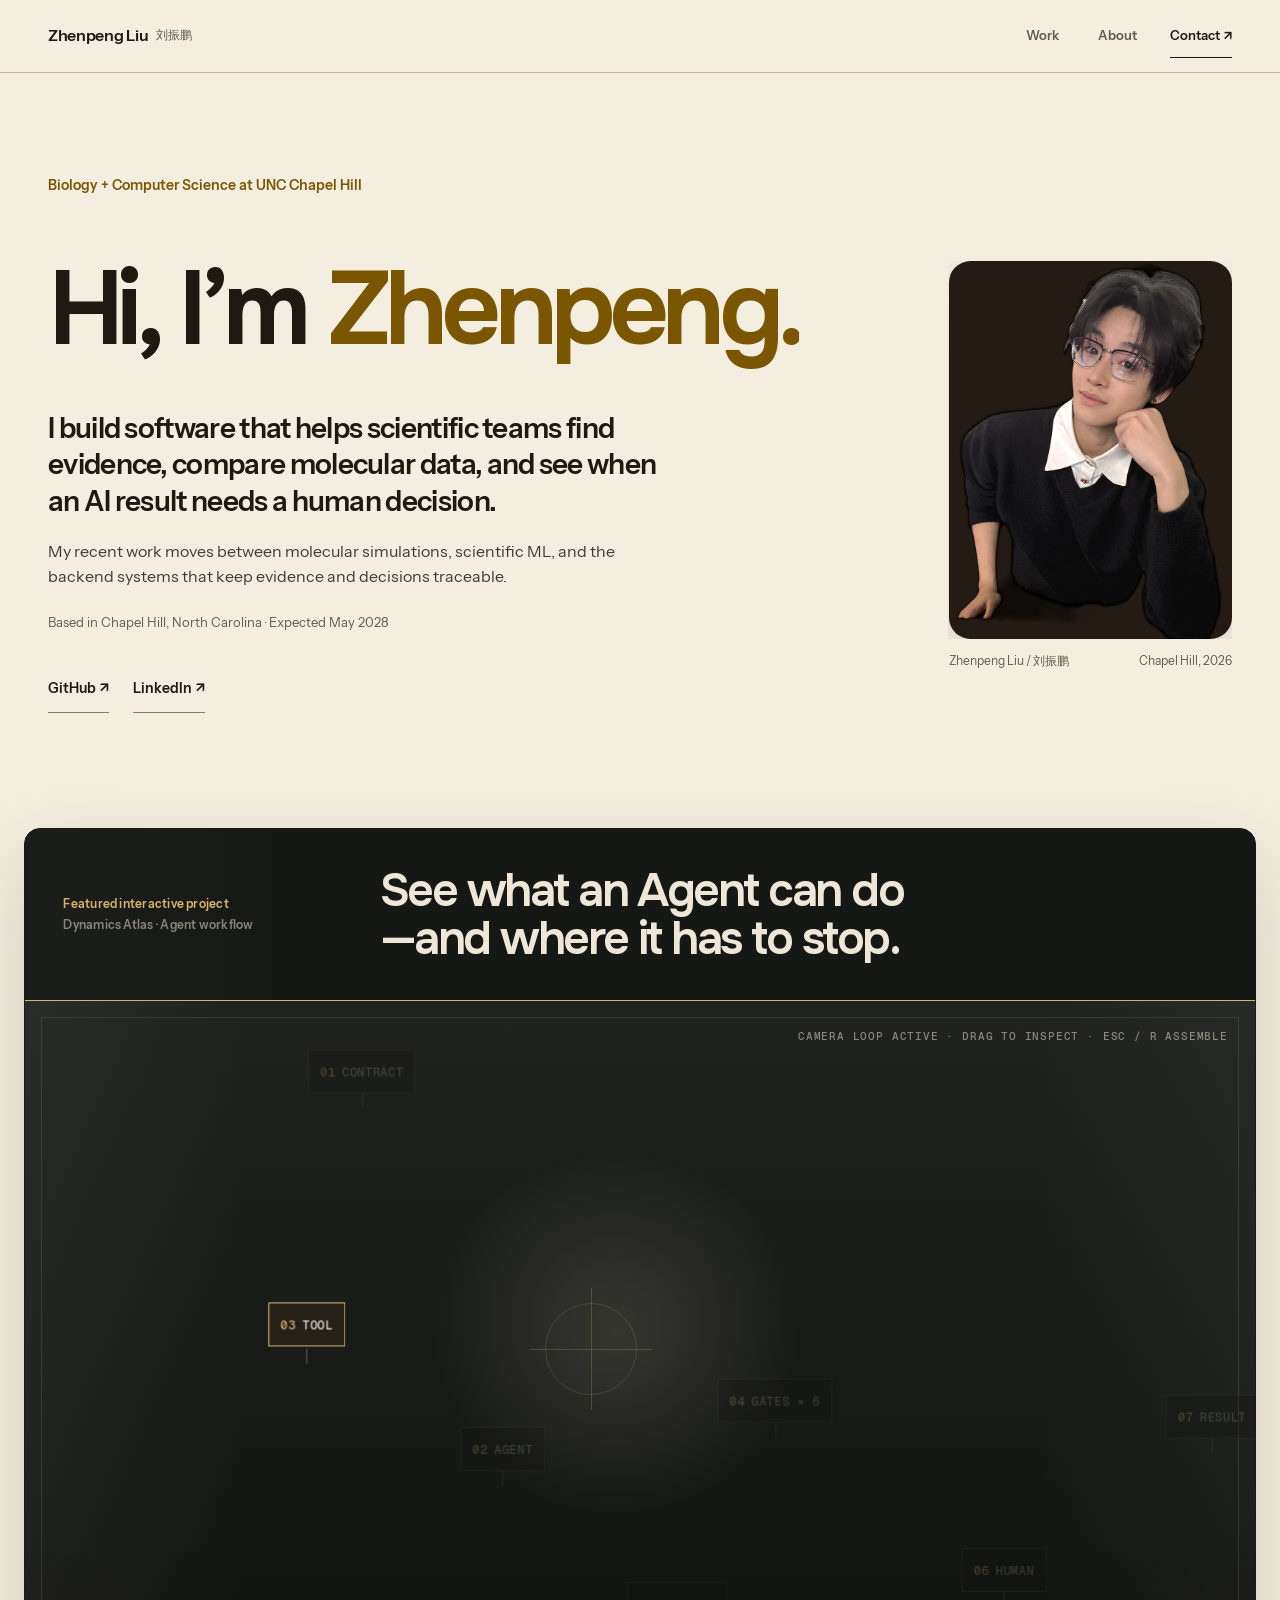
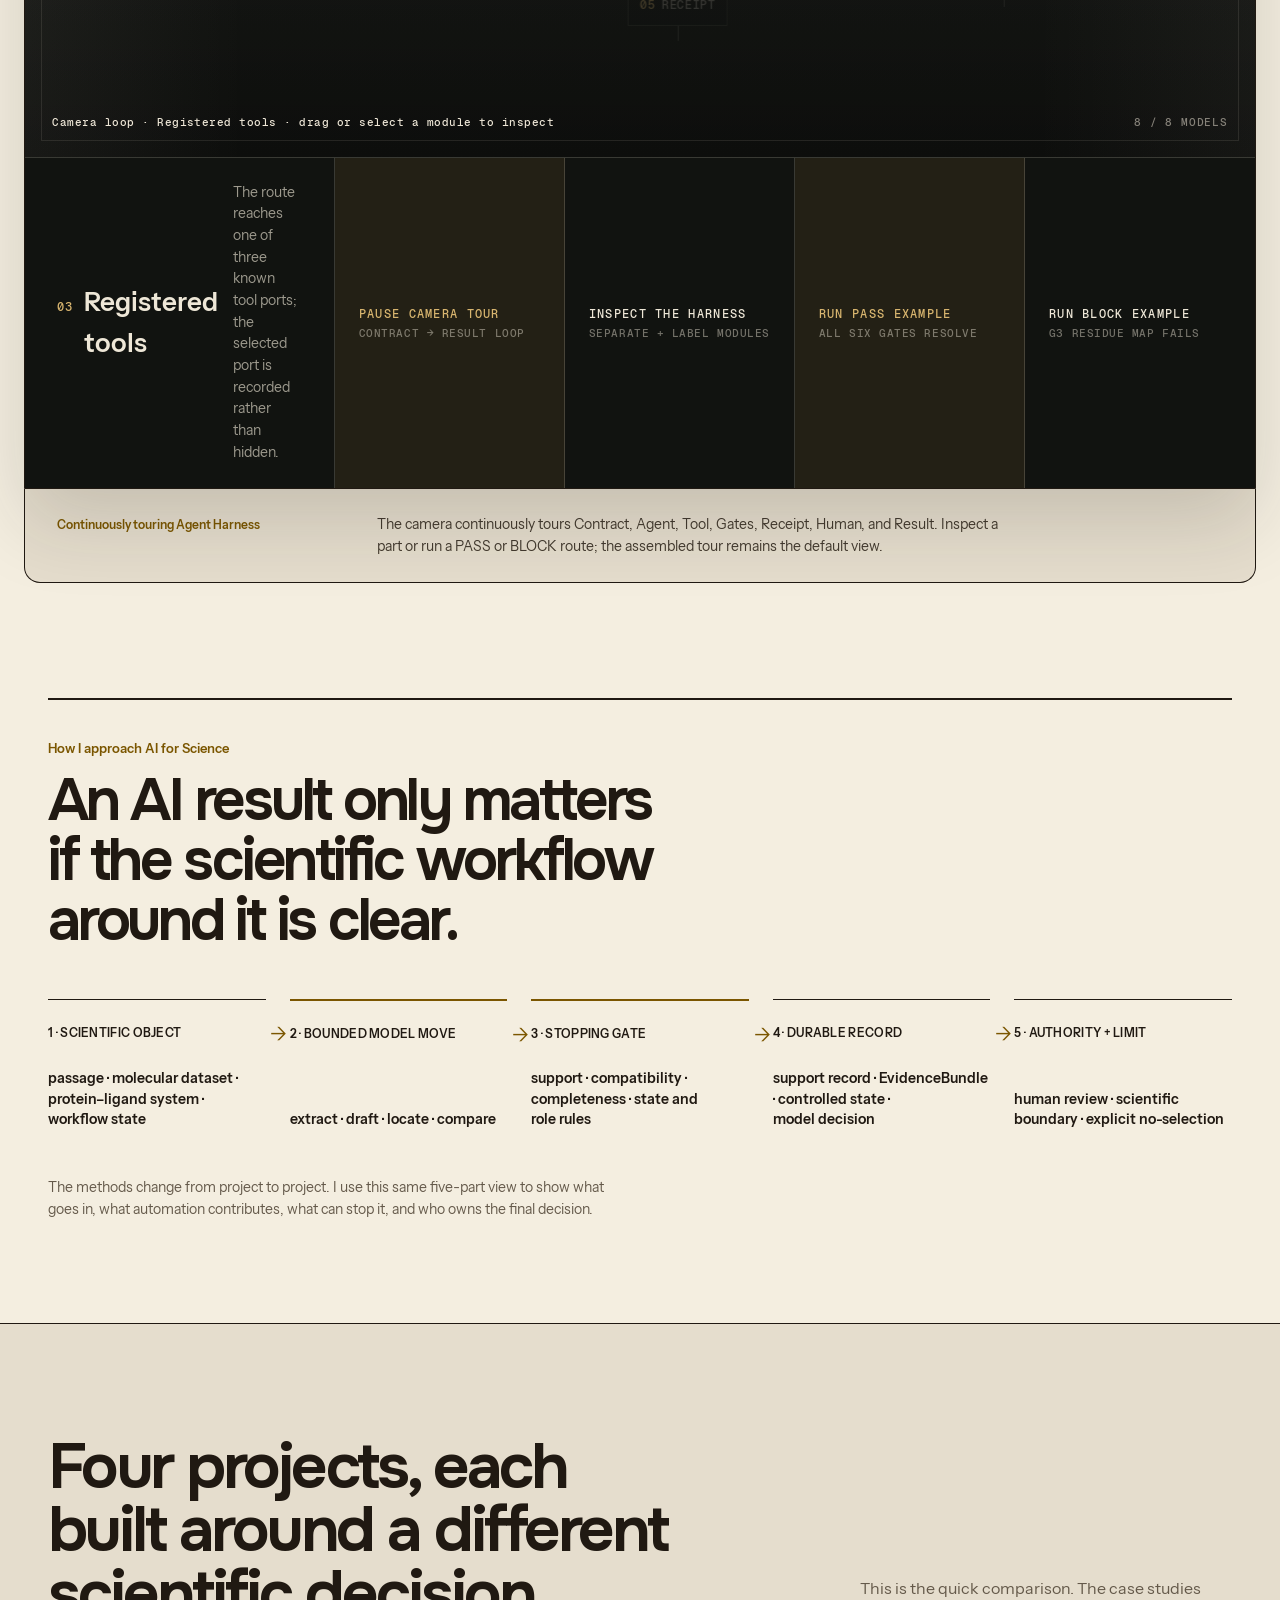
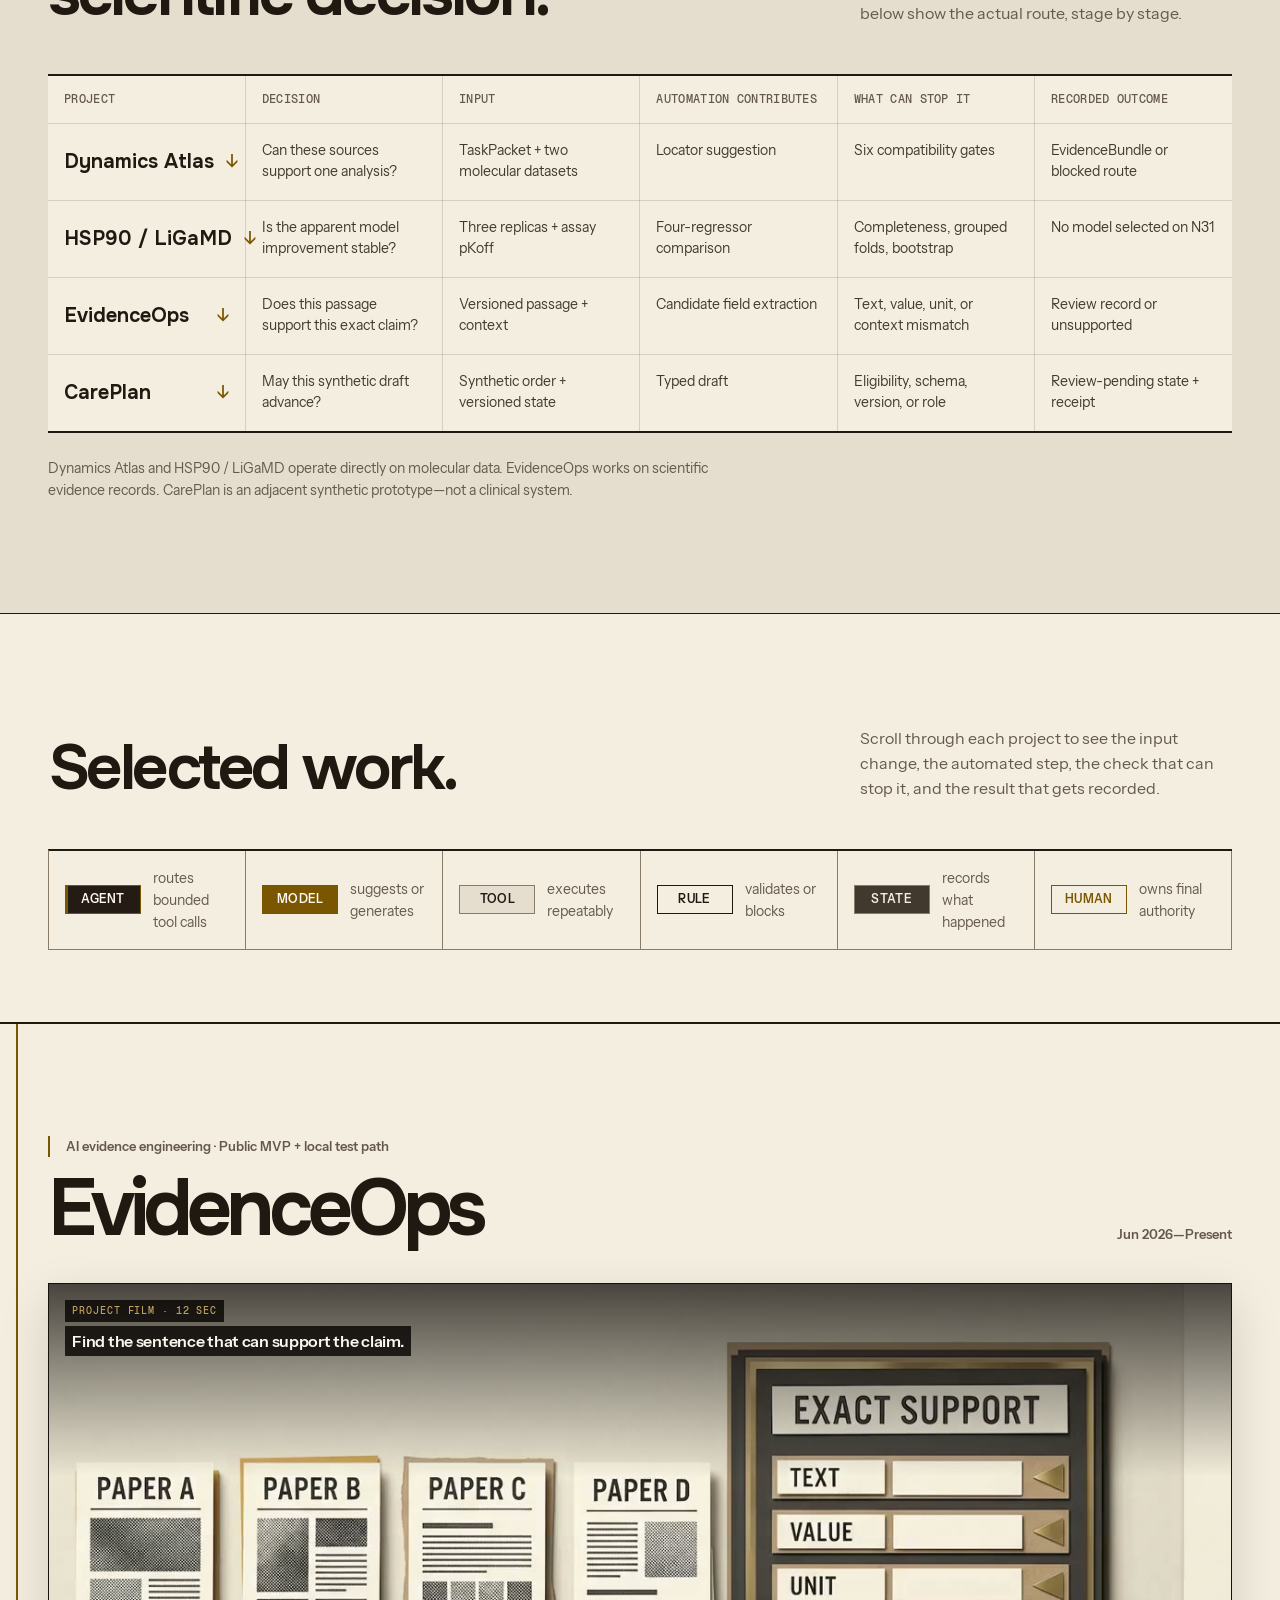
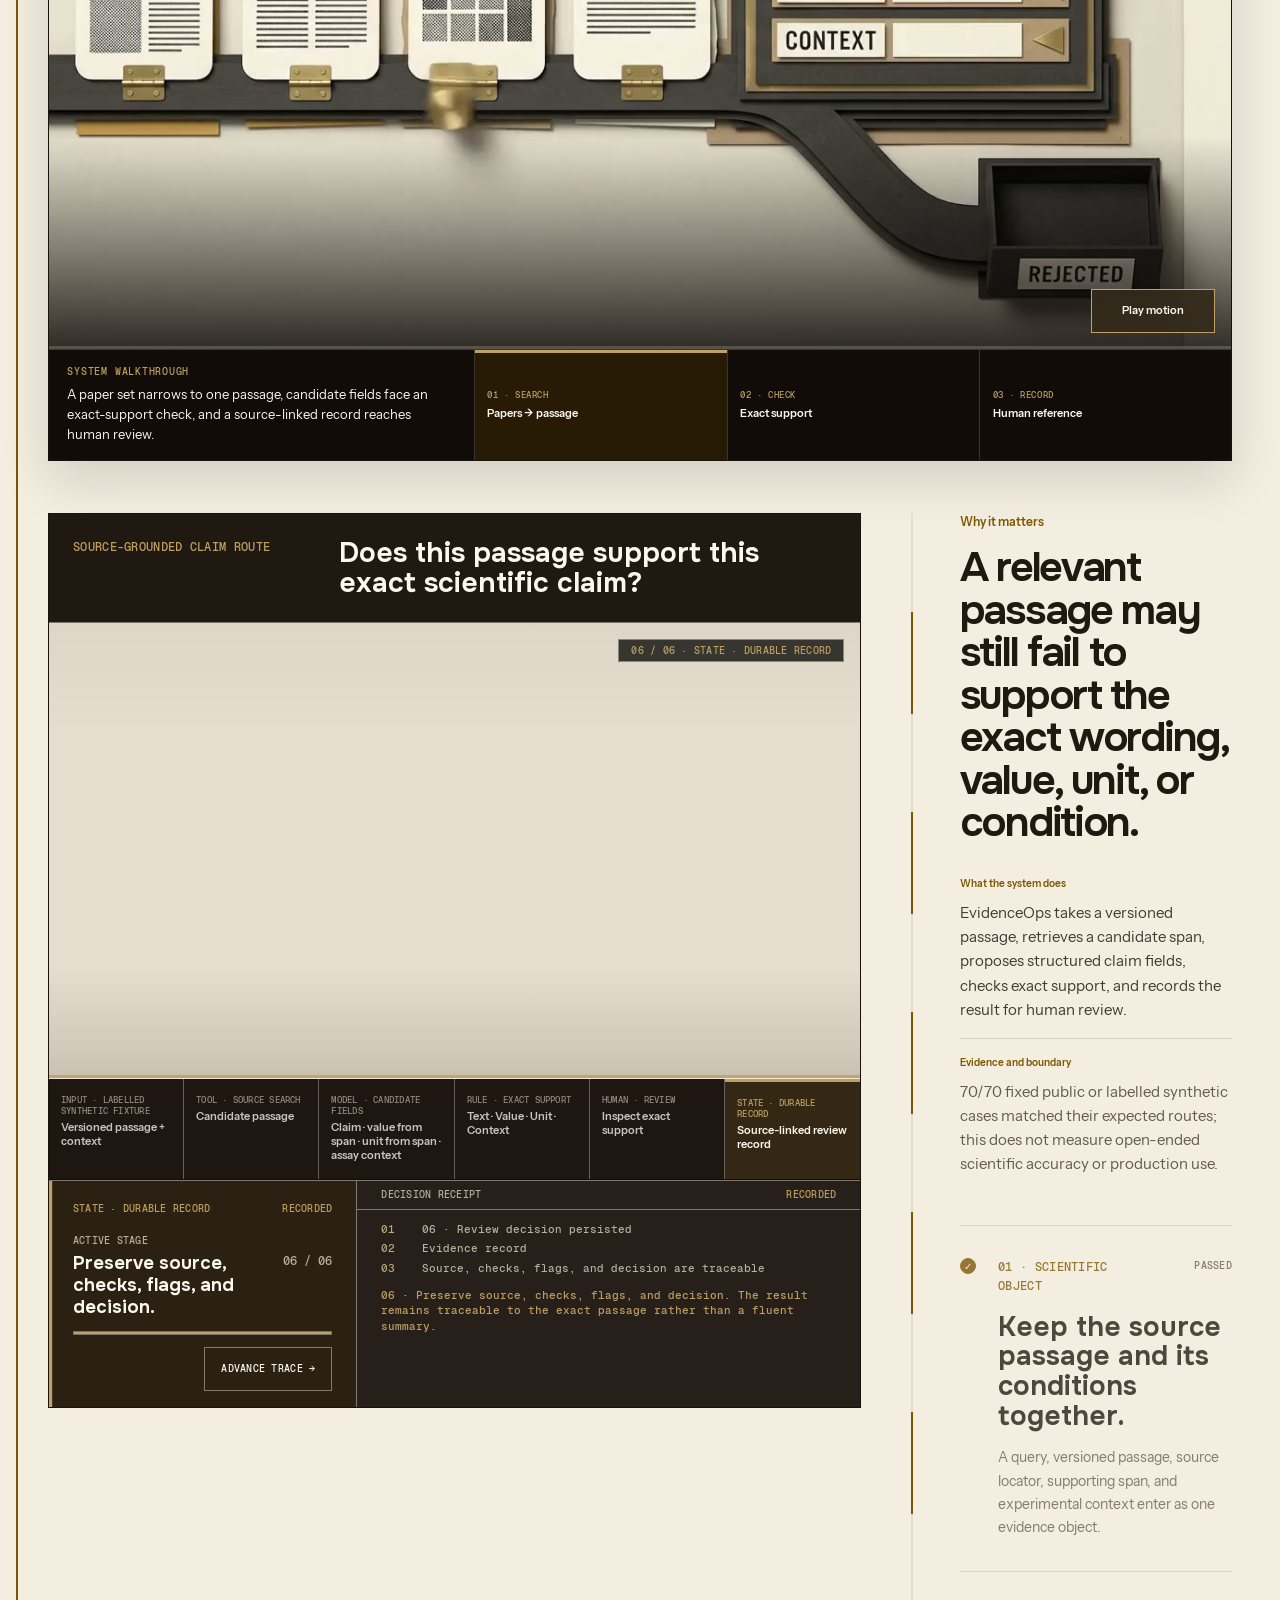
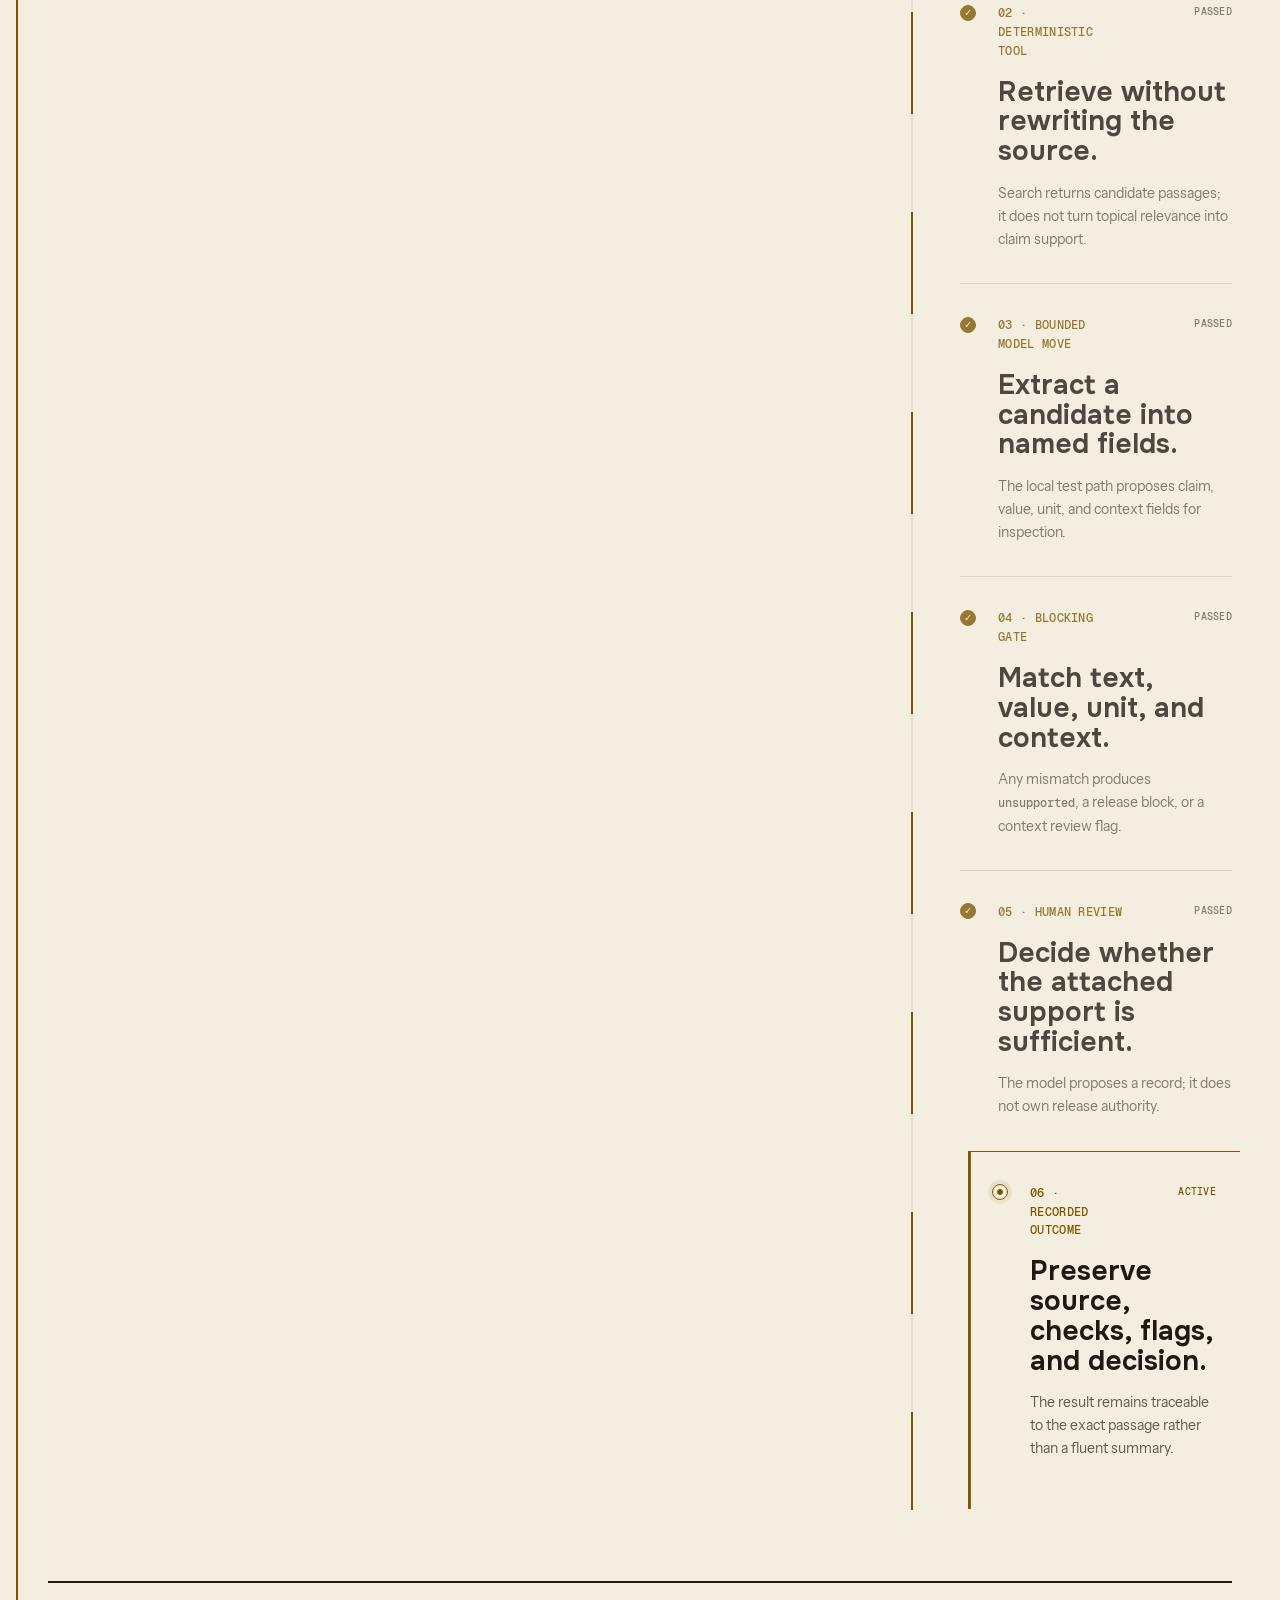
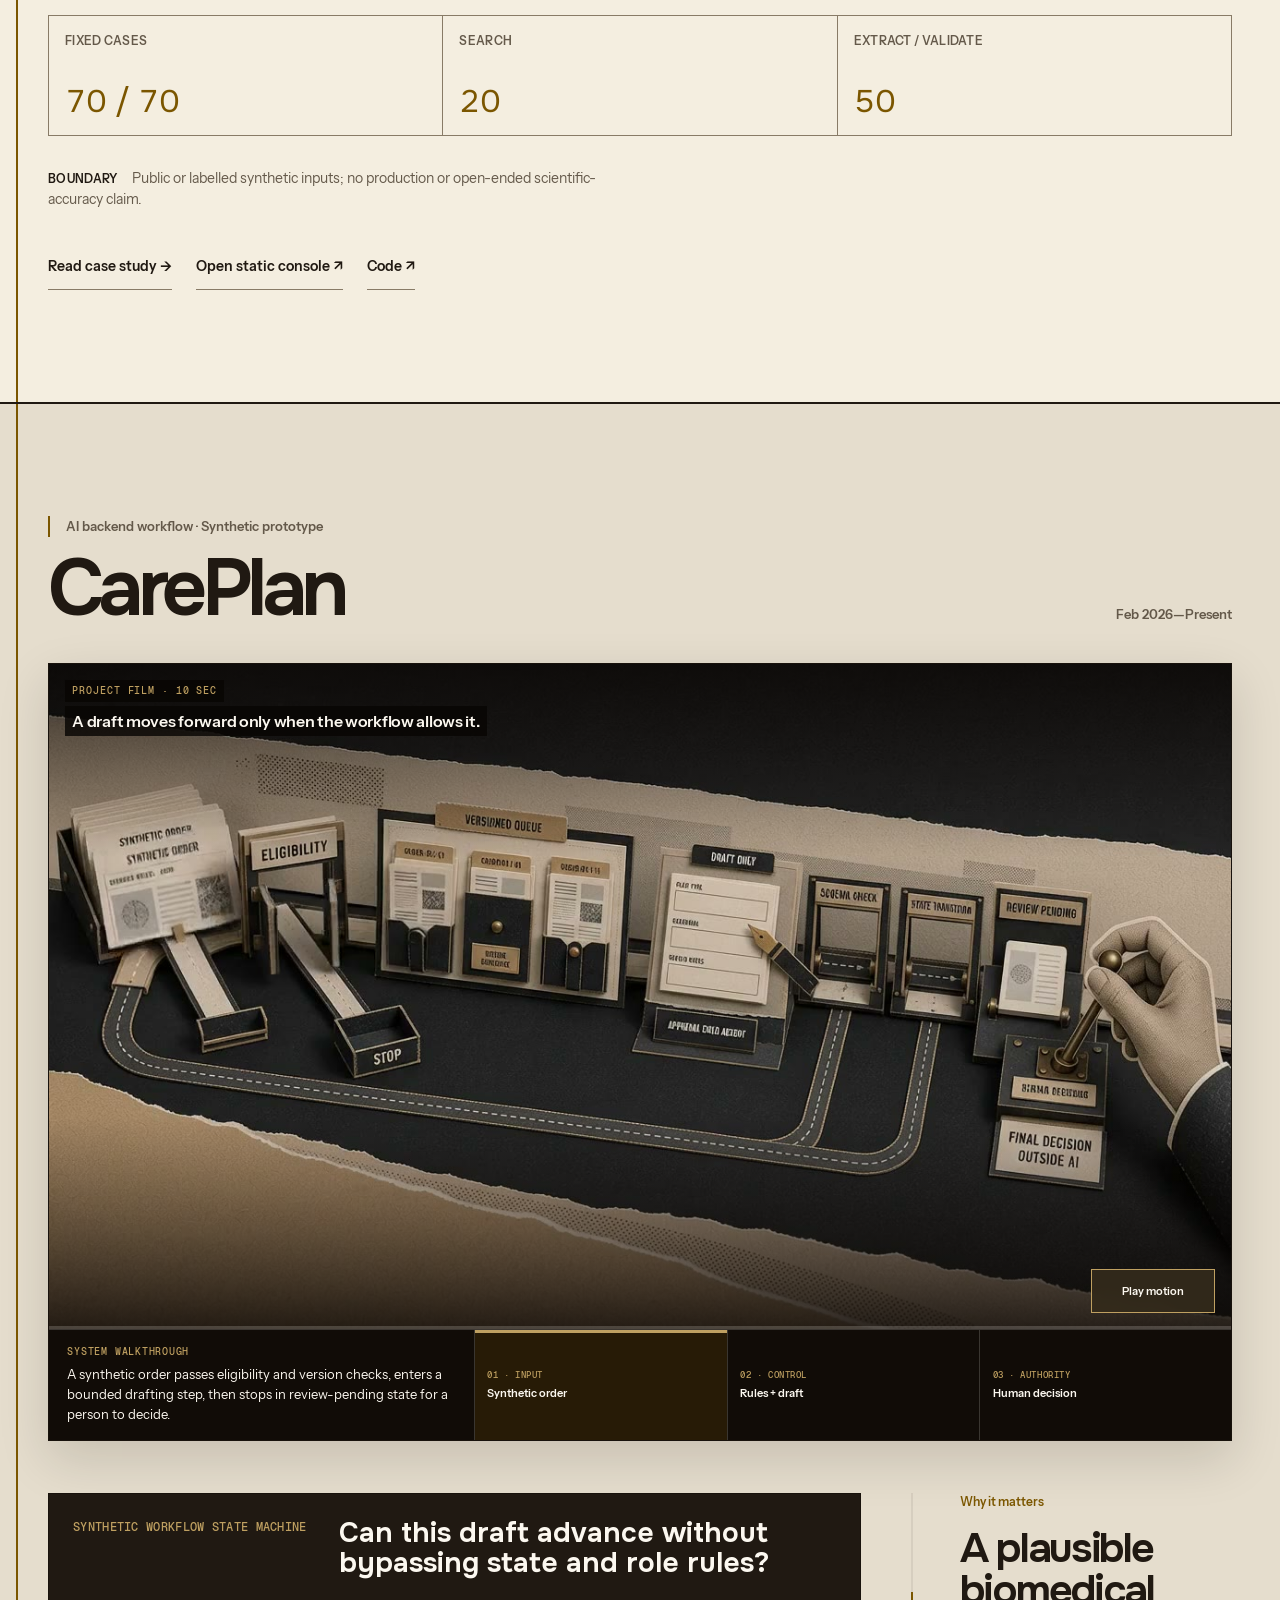
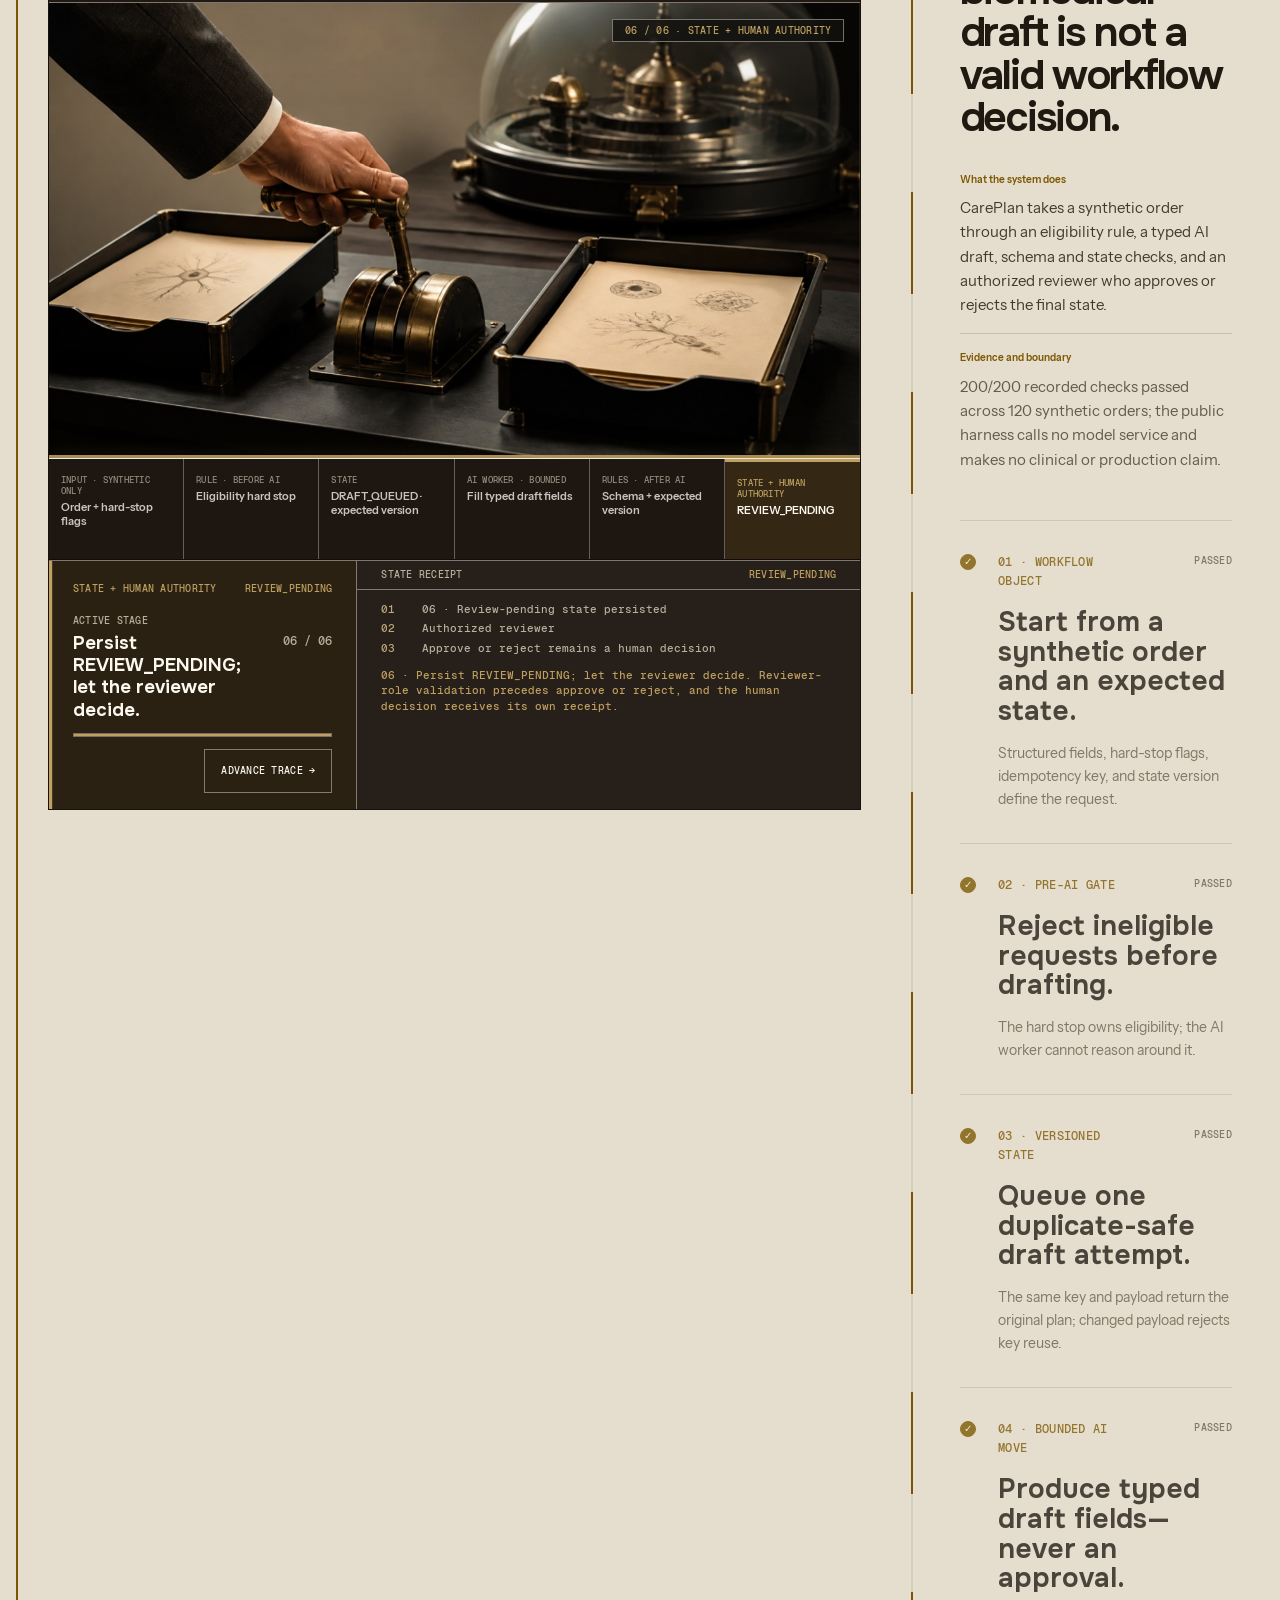
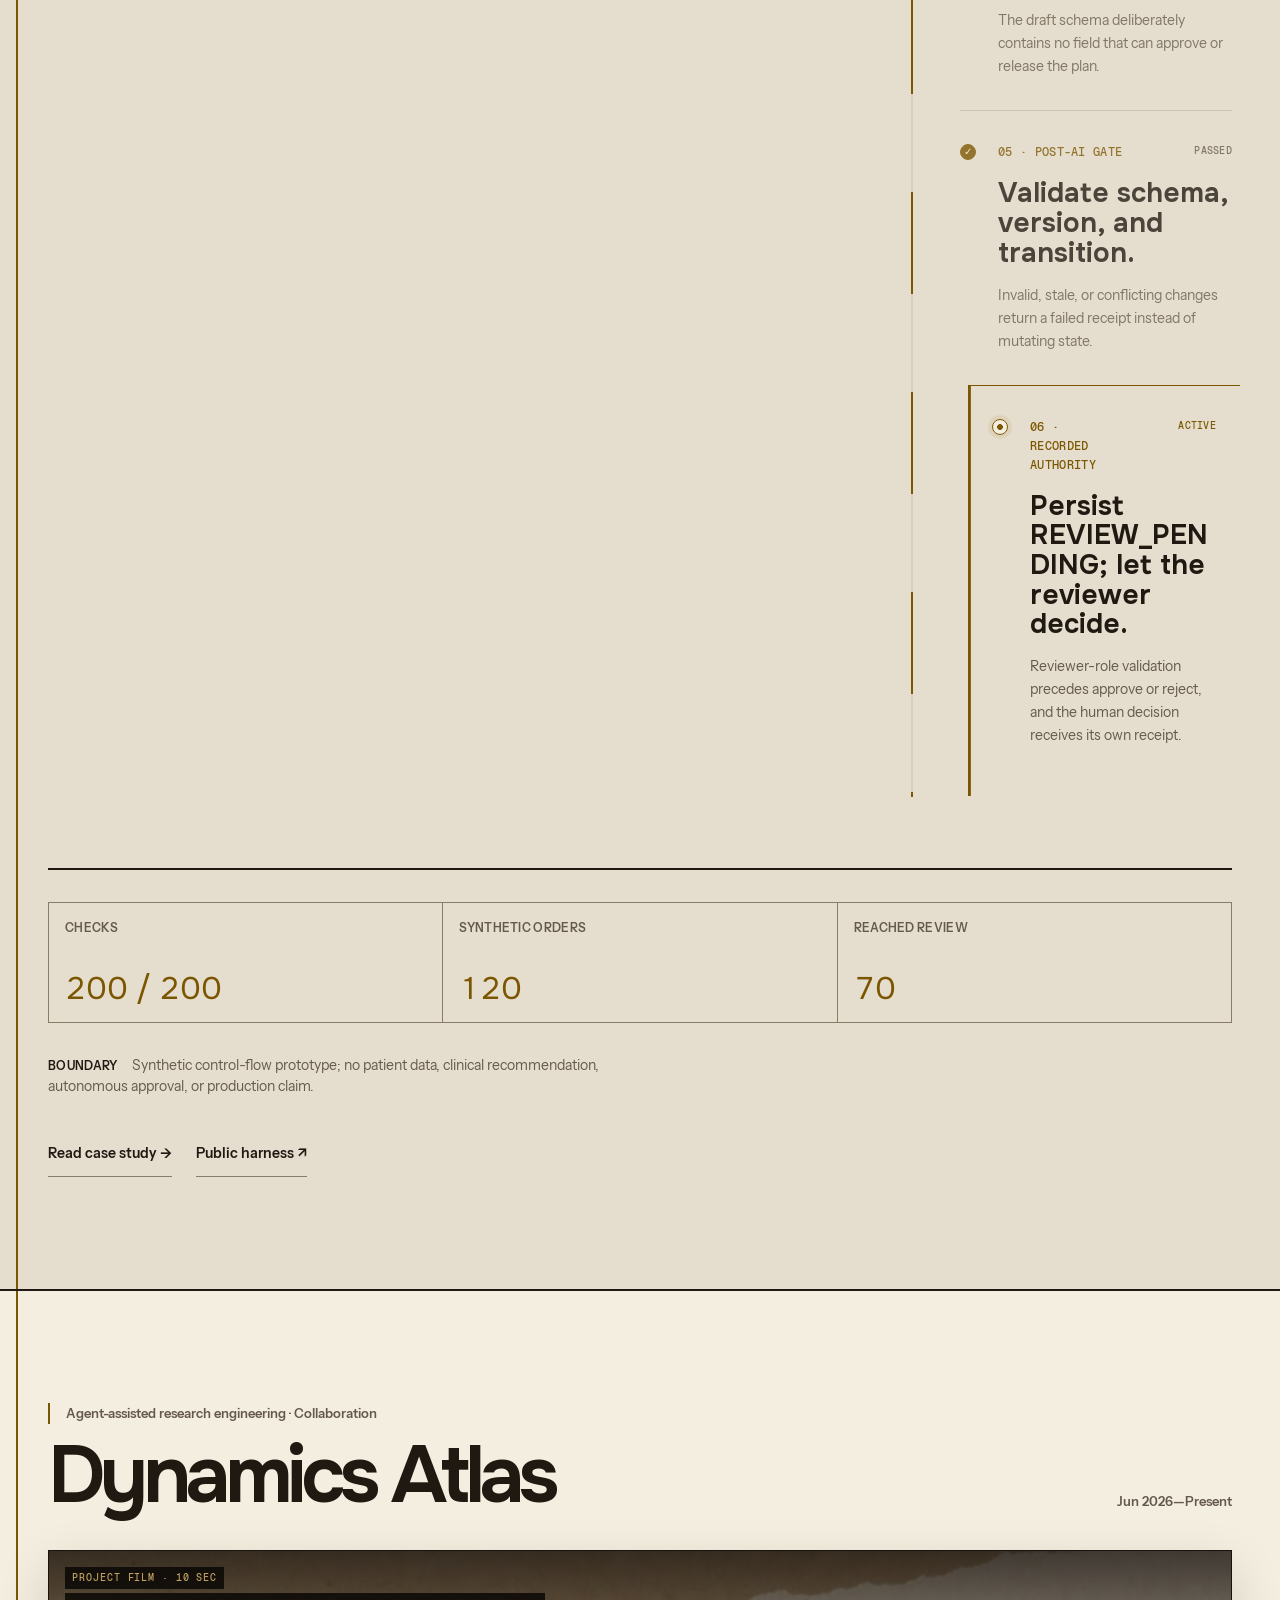
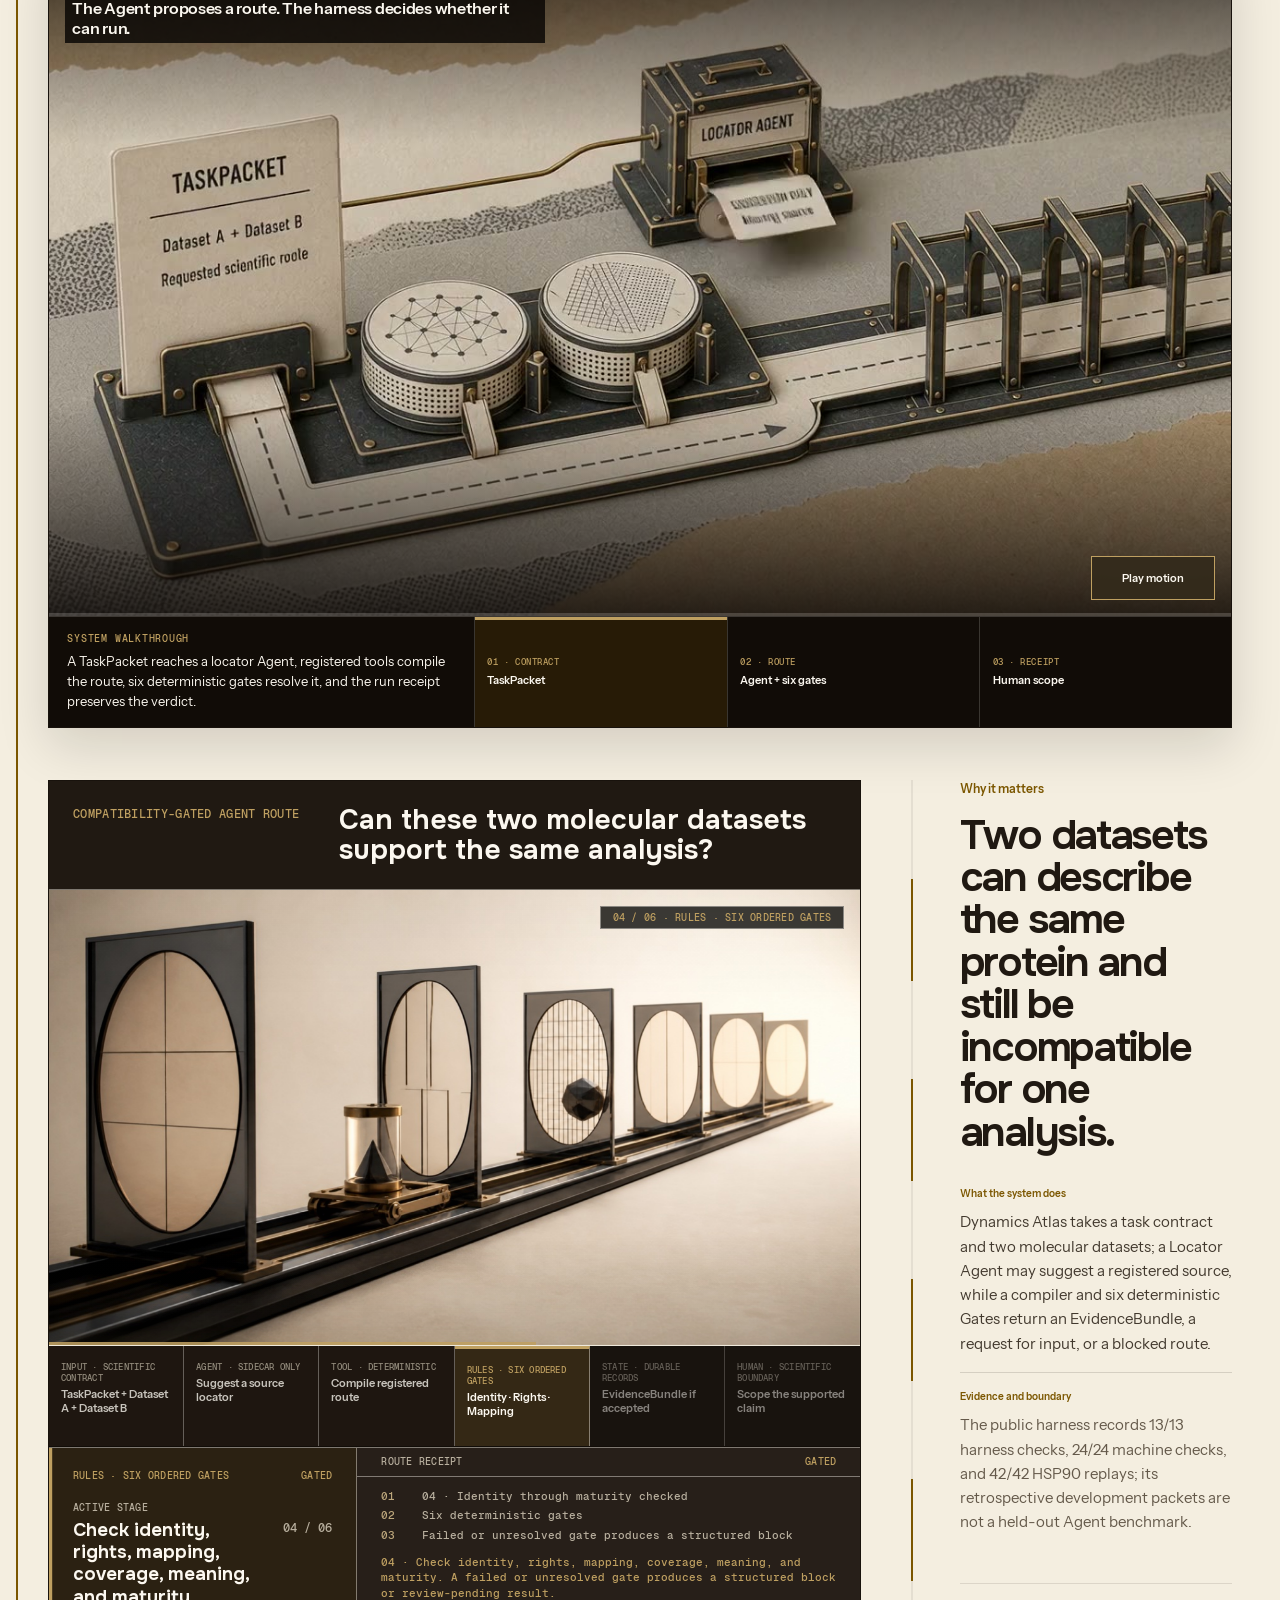
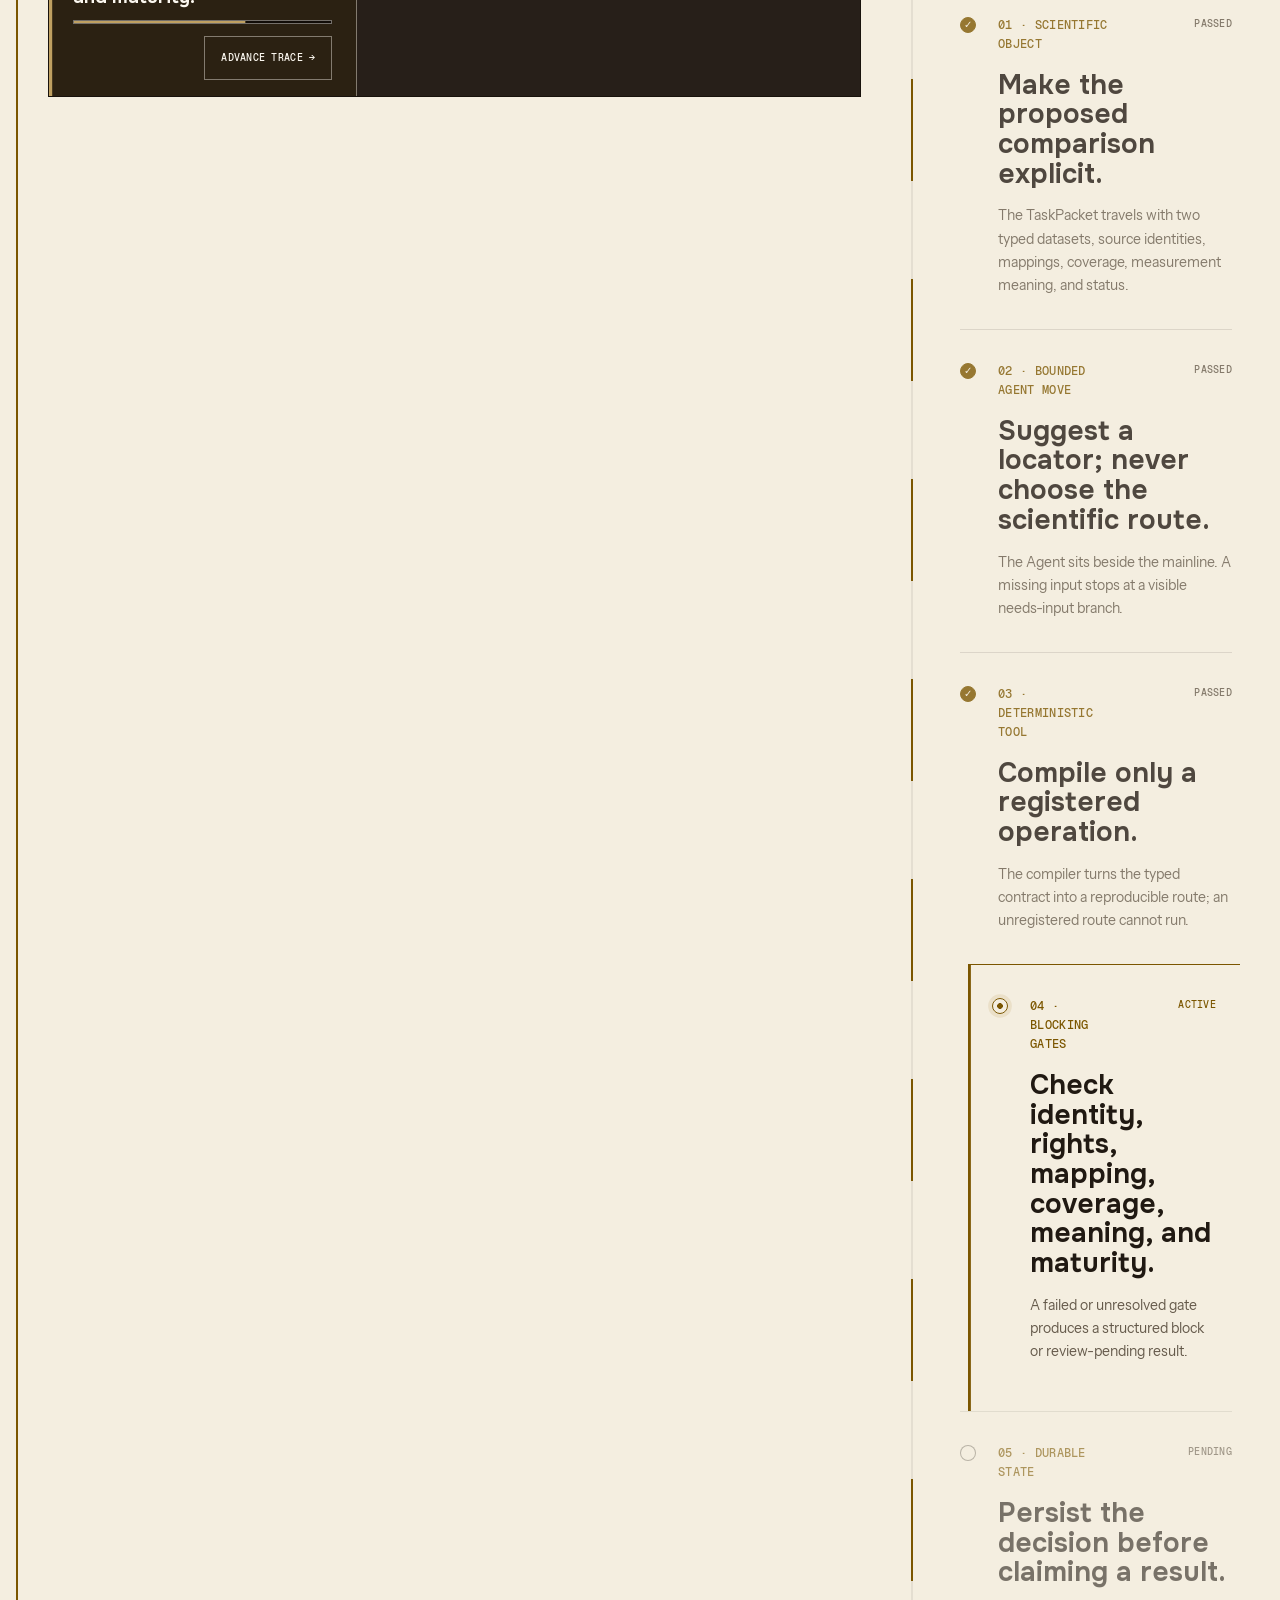
<file: index.html>
<!doctype html>
<html lang="en">
<head>
  <meta charset="utf-8">
  <meta name="viewport" content="width=device-width, initial-scale=1">
  <title>Zhenpeng Liu — Scientific Software &amp; AI for Science</title>
  <meta name="description" content="Zhenpeng Liu is a UNC Chapel Hill student building scientific software for molecular data, evidence, and human-reviewed AI workflows.">
  <meta name="theme-color" content="#f1ece0">
  <meta name="color-scheme" content="light">
  <link rel="icon" href="images/favicon.svg" type="image/svg+xml">
  <link rel="canonical" href="https://alex051107.github.io/personal-website/">

  <meta property="og:type" content="website">
  <meta property="og:site_name" content="Zhenpeng Liu">
  <meta property="og:title" content="Zhenpeng Liu — Scientific Software &amp; AI for Science">
  <meta property="og:description" content="Scientific software for molecular data, evidence, and human-reviewed AI workflows.">
  <meta property="og:url" content="https://alex051107.github.io/personal-website/">
  <meta property="og:image" content="https://alex051107.github.io/personal-website/images/og-card.jpg">
  <meta property="og:image:alt" content="Zhenpeng Liu portfolio for AI for Science and evidence systems">
  <meta name="twitter:card" content="summary_large_image">
  <meta name="twitter:title" content="Zhenpeng Liu — Scientific Software &amp; AI for Science">
  <meta name="twitter:description" content="Scientific software for molecular data, evidence, and human-reviewed AI workflows.">
  <meta name="twitter:image" content="https://alex051107.github.io/personal-website/images/og-card.jpg">
  <meta name="twitter:image:alt" content="Zhenpeng Liu portfolio for AI for Science and evidence systems">

  <link rel="preload" href="fonts/Onest-Variable-latin.woff2" as="font" type="font/woff2" crossorigin>

  <script type="application/ld+json">
  {
    "@context": "https://schema.org",
    "@type": "Person",
    "name": "Zhenpeng Liu",
    "alternateName": "刘振鹏",
    "url": "https://alex051107.github.io/personal-website/",
    "image": "https://alex051107.github.io/personal-website/images/portrait-edge-clean-v5.png",
    "email": "mailto:liualex@unc.edu",
    "affiliation": {
      "@type": "CollegeOrUniversity",
      "name": "University of North Carolina at Chapel Hill"
    },
    "sameAs": [
      "https://github.com/alex051107",
      "https://linkedin.com/in/zhenpeng-liu"
    ],
    "knowsAbout": [
      "AI application engineering",
      "retrieval-augmented generation",
      "scientific machine learning",
      "molecular dynamics",
      "human-reviewed workflows"
    ]
  }
  </script>

  <link rel="stylesheet" href="css/styles.css?v=e2f5e62">
  <script defer src="js/vendor/gsap.min.js?v=3c73d76"></script>
  <script defer src="js/vendor/anime.umd.min.js?v=6c1a3ca"></script>
  <script type="module" src="js/hero-station.js?v=d2ad4e7"></script>
  <script defer src="js/site-motion.js?v=455b717"></script>
  <script defer src="js/project-films.js?v=e3c2a12"></script>
</head>
<body>
  <div class="page-progress" aria-hidden="true"></div>
  <a class="skip-link" href="#main">Skip to content</a>

  <header class="site-header">
    <div class="site-header__inner">
      <a class="wordmark" href="#top" aria-label="Zhenpeng Liu, home">
        <span class="wordmark__initials">Zhenpeng Liu</span><span class="wordmark__index">刘振鹏</span>
      </a>
      <nav class="primary-nav" aria-label="Primary navigation">
        <a href="#work">Work</a>
        <a href="#about">About</a>
        <a class="primary-nav__contact" href="mailto:liualex@unc.edu">Contact ↗</a>
      </nav>
    </div>
  </header>

  <main id="main">
    <section class="index-opening" id="top">
      <div class="section-shell">
        <p class="index-opening__identity">Biology + Computer Science at UNC Chapel Hill</p>
        <div class="index-opening__grid">
          <h1>Hi, I’m <span>Zhenpeng.</span></h1>
          <div class="index-opening__copy">
            <p class="index-opening__lede">I build software that helps scientific teams find evidence, compare molecular data, and see when an AI result needs a human decision.</p>
            <p class="index-opening__scope">My recent work moves between molecular simulations, scientific ML, and the backend systems that keep evidence and decisions traceable.</p>
            <p class="index-opening__meta">Based in Chapel Hill, North Carolina · Expected May 2028</p>
            <div class="text-links" aria-label="Profile links">
              <a href="https://github.com/alex051107" target="_blank" rel="noopener noreferrer">GitHub ↗</a>
              <a href="https://linkedin.com/in/zhenpeng-liu" target="_blank" rel="noopener noreferrer">LinkedIn ↗</a>
            </div>
          </div>
          <figure class="index-opening__portrait">
            <div class="index-opening__portrait-frame">
              <img src="images/portrait-edge-clean-v5.png" alt="Portrait of Zhenpeng Liu" width="768" height="1024" fetchpriority="high" decoding="async">
            </div>
            <figcaption><span>Zhenpeng Liu / 刘振鹏</span><span>Chapel Hill, 2026</span></figcaption>
          </figure>
        </div>

        <figure class="hero-station" data-hero-station data-station-state="loading" data-inspection="closed" data-tour-state="loading" aria-labelledby="hero-station-title" aria-describedby="hero-station-copy">
          <div class="hero-station__frame">
            <header class="hero-station__masthead">
              <p><span>Featured interactive project</span><small>Dynamics Atlas · Agent workflow</small></p>
              <h2 id="hero-station-title">See what an Agent can do—and where it has to stop.</h2>
              <div class="hero-station__load" aria-hidden="true"><i></i></div>
            </header>

            <div class="hero-station__viewport" data-station-viewport tabindex="0" role="region" aria-label="Interactive 3D Agent Harness. An automatic camera tour continuously loops through Contract, Agent, Tool, Gates, Receipt, Human, and Result. Drag or choose a module to inspect it; the tour then resumes. Press Escape or R to restore the assembled view.">
              <img class="hero-station__fallback" data-station-fallback src="images/hero-3d-source/hero-agent-harness-master-v2.jpg" alt="Concept illustration of a scientific Agent Harness with an input dock, particle specimen, tools, six gates, split outputs, and an external human authority lever" width="1536" height="1024" decoding="async">
              <canvas class="hero-station__canvas" data-station-canvas aria-hidden="true"></canvas>
              <span class="hero-station__reticle" aria-hidden="true"></span>

              <article class="hero-station__packet" data-station-packet aria-label="Contract entering the Agent Harness">
                <header><span>TaskPacket / 01</span><b>Bounded contract</b></header>
                <strong>Locate compatible molecular data</strong>
                <dl>
                  <div><dt>Scope</dt><dd>registered datasets</dd></div>
                  <div><dt>May call</dt><dd>locator + validator</dd></div>
                  <div><dt>Cannot</dt><dd>approve a claim</dd></div>
                </dl>
              </article>

              <aside class="hero-station__execution" data-station-execution data-template-source="motionsites" data-template-name="ai-agent-pipeline" aria-label="Illustrated Agent route" aria-live="polite">
                <header><span>Route walkthrough</span><b data-execution-summary>Waiting for route</b></header>
                <ol>
                  <li data-execution-step="contract"><i></i><span>Contract</span><strong>TaskPacket seated</strong></li>
                  <li data-execution-step="agent"><i></i><span>Agent</span><strong>Locator suggestion only</strong></li>
                  <li data-execution-step="tool"><i></i><span>Tool</span><strong>locate_registered_source</strong></li>
                  <li data-execution-step="gate">
                    <i></i><span>Gate</span><strong><b data-gate-count>0 / 6</b> resolved</strong>
                    <span class="hero-station__gate-lamps" aria-label="Six compatibility checks">
                      <i title="G1 Source identity"></i><i title="G2 Usage rights"></i><i title="G3 Residue mapping"></i><i title="G4 Coverage"></i><i title="G5 Scientific meaning"></i><i title="G6 Data maturity"></i>
                    </span>
                  </li>
                  <li data-execution-step="trace"><i></i><span>Receipt</span><strong>DecisionTrace + RunReceipt</strong></li>
                  <li data-execution-step="human"><i></i><span>Human</span><strong>Release · revise · reject</strong></li>
                  <li data-execution-step="result"><i></i><span>Result</span><strong data-execution-result>Not produced</strong></li>
                </ol>
                <dl class="hero-station__gate-readout" data-gate-readout>
                  <div><dt data-gate-id>G0</dt><dd data-gate-name>Run a scenario to inspect each gate.</dd></div>
                  <div><dt>Field</dt><dd data-gate-field>—</dd></div>
                  <div><dt>Verdict</dt><dd data-gate-verdict>Pending</dd></div>
                </dl>
              </aside>

              <aside class="hero-station__authority" data-station-lever data-lever-state="locked" aria-label="Human authority lever">
                <header><span>Human authority</span><b>Outside automatic route</b></header>
                <button class="hero-station__lever" type="button" data-station-human data-human-decision="release" aria-pressed="false" disabled>
                  <span class="hero-station__lever-base" aria-hidden="true">
                    <i class="hero-station__lever-arm"><b></b></i>
                    <i class="hero-station__lever-axis"></i>
                  </span>
                  <span class="hero-station__lever-label">Locked until gates pass</span>
                </button>
                <div class="hero-station__decision-actions" aria-label="Human scope decision">
                  <button type="button" data-human-decision="revise" disabled>Request revision</button>
                  <button type="button" data-human-decision="reject" disabled>Reject route</button>
                </div>
              </aside>

              <article class="hero-station__result" data-station-result aria-hidden="true" aria-live="polite">
                <header><span>Independent result state</span><b data-result-status>Result</b></header>
                <strong data-result-title>No result yet</strong>
                <dl>
                  <div><dt>Route</dt><dd data-result-route>Not run</dd></div>
                  <div><dt>Checks</dt><dd data-result-checks>0 / 6 resolved</dd></div>
                  <div><dt>Authority</dt><dd data-result-authority>No human decision</dd></div>
                </dl>
              </article>

              <svg class="hero-station__leaders" data-station-leaders aria-hidden="true">
                <line data-leader-stage="contract"></line>
                <line data-leader-stage="agent"></line>
                <line data-leader-stage="tool"></line>
                <line data-leader-stage="gate"></line>
                <line data-leader-stage="trace"></line>
                <line data-leader-stage="human"></line>
                <line data-leader-stage="result"></line>
              </svg>

              <ol class="hero-station__markers" aria-label="Agent Harness modules">
                <li data-stage-marker="contract"><button type="button" aria-pressed="true"><span>01</span><strong>Contract</strong><small>Defines the task, inputs, and allowed calls.</small></button></li>
                <li data-stage-marker="agent"><button type="button" aria-pressed="false"><span>02</span><strong>Agent</strong><small>May suggest a locator or missing input.</small></button></li>
                <li data-stage-marker="tool"><button type="button" aria-pressed="false"><span>03</span><strong>Tool</strong><small>Executes one registered operation.</small></button></li>
                <li data-stage-marker="gate"><button type="button" aria-pressed="false"><span>04</span><strong>Gates × 6</strong><small>Check identity, rights, mapping, coverage, meaning, and maturity.</small></button></li>
                <li data-stage-marker="trace"><button type="button" aria-pressed="false"><span>05</span><strong>Receipt</strong><small>Records calls, checks, stop reasons, and state.</small></button></li>
                <li data-stage-marker="human"><button type="button" aria-pressed="false"><span>06</span><strong>Human</strong><small>Authority may release, revise, or reject.</small></button></li>
                <li data-stage-marker="result"><button type="button" aria-pressed="false"><span>07</span><strong>Result</strong><small>Exists only after the relevant decision.</small></button></li>
              </ol>

              <div class="hero-station__telemetry">
                <output data-station-status aria-live="polite">Loading central harness</output>
                <span data-station-payload>0 / 8 models</span>
              </div>
              <p class="hero-station__hint">Camera loop active · drag to inspect · Esc / R assemble</p>
            </div>

            <div class="hero-station__console">
              <div class="hero-station__stage-copy" aria-live="polite">
                <p><span data-stage-index>01</span><strong data-stage-title>Contract</strong></p>
                <p data-stage-copy>TaskPacket and molecular datasets define what the Locator Agent may attempt.</p>
              </div>
              <div class="hero-station__controls" aria-label="Hero station controls">
                <button type="button" data-station-tour aria-pressed="true" disabled>
                  <span>Pause camera tour</span><small>Contract → Result loop</small>
                </button>
                <button type="button" data-station-inspect aria-pressed="false" disabled>
                  <span>Inspect the harness</span><small>separate + label modules</small>
                </button>
                <button type="button" data-station-run data-station-scenario="pass" aria-pressed="true" disabled>
                  <span>Run PASS example</span><small>all six gates resolve</small>
                </button>
                <button type="button" data-station-run data-station-scenario="block" aria-pressed="false" disabled>
                  <span>Run BLOCK example</span><small>G3 residue map fails</small>
                </button>
              </div>
            </div>
          </div>
          <figcaption>
            <span>Continuously touring Agent Harness</span>
            <p id="hero-station-copy">The camera continuously tours Contract, Agent, Tool, Gates, Receipt, Human, and Result. Inspect a part or run a PASS or BLOCK route; the assembled tour remains the default view.</p>
          </figcaption>
        </figure>

        <section class="ai-science-bridge" id="why" aria-labelledby="ai-science-title">
          <div class="ai-science-bridge__thesis">
            <p class="ai-science-bridge__label">How I approach AI for Science</p>
            <h2 id="ai-science-title">An AI result only matters if the scientific workflow around it is clear.</h2>
          </div>
          <ol class="science-chain" aria-label="Shared scientific decision framework from object through bounded automation, gate, record, and authority">
            <li class="science-chain__input">
              <span>1 · Scientific object</span>
              <strong>passage · molecular dataset · protein–ligand system · workflow state</strong>
            </li>
            <li class="science-chain__model">
              <span>2 · Bounded model move</span>
              <strong>extract · draft · locate · compare</strong>
            </li>
            <li class="science-chain__gate">
              <span>3 · Stopping gate</span>
              <strong>support · compatibility · completeness · state and role rules</strong>
            </li>
            <li class="science-chain__output">
              <span>4 · Durable record</span>
              <strong>support record · EvidenceBundle · controlled state · model decision</strong>
            </li>
            <li class="science-chain__authority">
              <span>5 · Authority + limit</span>
              <strong>human review · scientific boundary · explicit no-selection</strong>
            </li>
          </ol>
          <p class="ai-science-bridge__note">The methods change from project to project. I use this same five-part view to show what goes in, what automation contributes, what can stop it, and who owns the final decision.</p>
        </section>
      </div>
    </section>

    <section class="decision-matrix" id="map" aria-labelledby="decision-matrix-title">
      <div class="section-shell">
        <header class="index-section-head">
          <h2 id="decision-matrix-title">Four projects, each built around a different scientific decision.</h2>
          <p>This is the quick comparison. The case studies below show the actual route, stage by stage.</p>
        </header>

        <div class="decision-matrix__frame" tabindex="0" aria-label="Comparison of the four project decisions">
          <table class="decision-matrix__table">
            <thead>
              <tr>
                <th scope="col">Project</th>
                <th scope="col">Decision</th>
                <th scope="col">Input</th>
                <th scope="col">Automation contributes</th>
                <th scope="col">What can stop it</th>
                <th scope="col">Recorded outcome</th>
              </tr>
            </thead>
            <tbody>
              <tr>
                <th scope="row"><a href="#dynamics-atlas">Dynamics Atlas <span>↓</span></a></th>
                <td data-label="Decision">Can these sources support one analysis?</td>
                <td data-label="Input">TaskPacket + two molecular datasets</td>
                <td data-label="Automation">Locator suggestion</td>
                <td data-label="Stop">Six compatibility gates</td>
                <td data-label="Record">EvidenceBundle or blocked route</td>
              </tr>
              <tr>
                <th scope="row"><a href="#hsp90">HSP90 / LiGaMD <span>↓</span></a></th>
                <td data-label="Decision">Is the apparent model improvement stable?</td>
                <td data-label="Input">Three replicas + assay pKoff</td>
                <td data-label="Automation">Four-regressor comparison</td>
                <td data-label="Stop">Completeness, grouped folds, bootstrap</td>
                <td data-label="Record">No model selected on N31</td>
              </tr>
              <tr>
                <th scope="row"><a href="#evidenceops">EvidenceOps <span>↓</span></a></th>
                <td data-label="Decision">Does this passage support this exact claim?</td>
                <td data-label="Input">Versioned passage + context</td>
                <td data-label="Automation">Candidate field extraction</td>
                <td data-label="Stop">Text, value, unit, or context mismatch</td>
                <td data-label="Record">Review record or unsupported</td>
              </tr>
              <tr>
                <th scope="row"><a href="#careplan">CarePlan <span>↓</span></a></th>
                <td data-label="Decision">May this synthetic draft advance?</td>
                <td data-label="Input">Synthetic order + versioned state</td>
                <td data-label="Automation">Typed draft</td>
                <td data-label="Stop">Eligibility, schema, version, or role</td>
                <td data-label="Record">Review-pending state + receipt</td>
              </tr>
            </tbody>
          </table>
        </div>
        <p class="decision-matrix__note">Dynamics Atlas and HSP90 / LiGaMD operate directly on molecular data. EvidenceOps works on scientific evidence records. CarePlan is an adjacent synthetic prototype—not a clinical system.</p>
      </div>
    </section>

    <section class="work" id="work">
      <div class="section-shell work__intro">
        <header class="index-section-head">
          <h2>Selected work.</h2>
          <p>Scroll through each project to see the input change, the automated step, the check that can stop it, and the result that gets recorded.</p>
        </header>

        <div class="system-legend" aria-label="Role legend used in the four AI system maps">
          <span><b class="role-key role-key--agent">Agent</b> routes bounded tool calls</span>
          <span><b class="role-key role-key--model">Model</b> suggests or generates</span>
          <span><b class="role-key role-key--tool">Tool</b> executes repeatably</span>
          <span><b class="role-key role-key--rule">Rule</b> validates or blocks</span>
          <span><b class="role-key role-key--state">State</b> records what happened</span>
          <span><b class="role-key role-key--human">Human</b> owns final authority</span>
        </div>

      </div>

      <div class="project-spreads">
        <article class="project-spread project-spread--evidence" id="evidenceops">
          <div class="section-shell">
            <header class="project-spread__header">
              <div>
                <p class="project-spread__meta">AI evidence engineering · Public MVP + local test path</p>
                <h3><a href="projects/evidenceops.html">EvidenceOps</a></h3>
              </div>
              <p class="project-spread__date">Jun 2026—Present</p>
            </header>

            <figure class="project-film" data-project-film data-film-duration="12" data-film-state="paused" aria-labelledby="evidence-film-title">
              <div class="project-film__media">
                <video muted loop playsinline preload="none" poster="videos/project-films/evidenceops-poster.jpg" aria-describedby="evidence-film-caption">
                  <source src="videos/project-films/evidenceops.mp4" type="video/mp4">
                </video>
                <div class="project-film__label"><span>Project film · 12 sec</span><strong id="evidence-film-title">Find the sentence that can support the claim.</strong></div>
                <button class="project-film__toggle" type="button" data-film-toggle aria-pressed="true" aria-label="Pause EvidenceOps film"><span>Pause motion</span></button>
                <div class="project-film__progress" aria-hidden="true"><i data-film-progress></i></div>
              </div>
              <figcaption id="evidence-film-caption">
                <p><span>System walkthrough</span>A paper set narrows to one passage, candidate fields face an exact-support check, and a source-linked record reaches human review.</p>
                <ol class="project-film__chapters" aria-label="EvidenceOps film chapters">
                  <li><button type="button" data-film-seek="0"><small>01 · Search</small><strong>Papers → passage</strong></button></li>
                  <li><button type="button" data-film-seek="4"><small>02 · Check</small><strong>Exact support</strong></button></li>
                  <li><button type="button" data-film-seek="8"><small>03 · Record</small><strong>Human reference</strong></button></li>
                </ol>
                <span class="visually-hidden" data-film-status aria-live="polite">Film loops automatically.</span>
              </figcaption>
            </figure>


            <div class="project-story" data-project-story="evidenceops" data-active-stage="0" data-template-source="aceternity" data-template-name="sticky-scroll-reveal">
              <div class="project-story__visual">
                <figure class="semantic-workflow semantic-workflow--evidence" aria-labelledby="evidence-workflow-title">
                  <figcaption>
                    <span>Source-grounded claim route</span>
                    <strong id="evidence-workflow-title">Does this passage support this exact scientific claim?</strong>
                  </figcaption>
                  <div class="semantic-workflow__canvas">
                    <div class="semantic-workflow__stage-art" data-story-art-stack>
                      <img class="is-active" data-story-art="0" src="images/project-stages/evidenceops-01-source-v2.jpg" width="1280" height="720" alt="A versioned scientific passage and its context card sit together in a sealed EvidenceOps intake tray." loading="lazy" decoding="async" aria-hidden="false">
                      <img data-story-art="1" src="images/project-stages/evidenceops-02-find-v2.jpg" width="1280" height="720" alt="A library carousel and search lens isolate one exact supporting span from several source cards." loading="lazy" decoding="async" aria-hidden="true">
                      <img data-story-art="2" data-src="images/project-stages/evidenceops-03-structure-v2.jpg" width="1280" height="720" alt="Four claim-field capsules receive the claim, value, unit, and context extracted from one source span." loading="lazy" decoding="async" aria-hidden="true">
                      <img data-story-art="3" data-src="images/project-stages/evidenceops-04-check-v3.jpg" width="1280" height="720" alt="On a dark workbench, a versioned passage passes through a brass exact-support gate into four claim-field drawers; one mismatch diverts to a blocked drawer." loading="lazy" decoding="async" aria-hidden="true">
                      <img data-story-art="4" data-src="images/project-stages/evidenceops-05-review-v2.jpg" width="1280" height="720" alt="A human reviewer compares the source fragment and claim plate with an archival loupe." loading="lazy" decoding="async" aria-hidden="true">
                      <img data-story-art="5" data-src="images/project-stages/evidenceops-06-record-v2.jpg" width="1280" height="720" alt="Source, fields, checks, human decision, and provenance assemble into a sealed versioned record." loading="lazy" decoding="async" aria-hidden="true">
                    </div>
                    <span class="semantic-workflow__focus" data-story-focus aria-hidden="true"></span>
                    <svg class="semantic-workflow__edges" data-template-source="anime" data-template-name="create-drawable" viewBox="0 0 1000 620" preserveAspectRatio="none" aria-hidden="true">
                      <path class="workflow-edge" data-edge-stage="1" d="M250 160 C300 160 300 265 350 265"></path>
                      <path class="workflow-edge" data-edge-stage="2" d="M505 265 C555 265 555 160 610 160"></path>
                      <path class="workflow-edge" data-edge-stage="3" d="M760 205 V315"></path>
                      <path class="workflow-edge workflow-edge--branch" data-edge-stage="3" d="M705 355 C650 420 575 455 500 470"></path>
                      <path class="workflow-edge" data-edge-stage="4" d="M760 405 V465"></path>
                      <path class="workflow-edge" data-edge-stage="5" d="M830 505 H900"></path>
                      <circle class="workflow-packet" data-flow-packet data-template-source="anime" data-template-name="create-motion-path" cx="0" cy="0" r="7"></circle>
                    </svg>

                    <button class="workflow-node workflow-node--document" type="button" data-story-node="0" aria-pressed="true">
                      <small>Input · labelled synthetic fixture</small>
                      <strong>Versioned passage + context</strong>
                      <span>versioned source · supporting span · synthetic context</span>
                    </button>
                    <button class="workflow-node workflow-node--search" type="button" data-story-node="1" aria-pressed="false">
                      <small>Tool · source search</small>
                      <strong>Candidate passage</strong>
                      <span>source text remains unchanged</span>
                    </button>
                    <button class="workflow-node workflow-node--claim" type="button" data-story-node="2" aria-pressed="false">
                      <small>Model · candidate fields</small>
                      <strong>Claim · value from span · unit from span · assay context</strong>
                      <span>proposal only</span>
                    </button>
                    <button class="workflow-node workflow-node--checks" type="button" data-story-node="3" aria-pressed="false">
                      <small>Rule · exact support</small>
                      <strong>Text · Value · Unit · Context</strong>
                      <span>every field must match the cited span</span>
                    </button>
                    <aside class="workflow-branch workflow-branch--stop" data-story-result="3">
                      <small>Mismatch</small><strong>Unsupported · release blocked</strong>
                    </aside>
                    <button class="workflow-node workflow-node--review" type="button" data-story-node="4" aria-pressed="false">
                      <small>Human · review</small>
                      <strong>Inspect exact support</strong>
                      <span>model cannot release the record</span>
                    </button>
                    <button class="workflow-node workflow-node--record" type="button" data-story-node="5" aria-pressed="false">
                      <small>State · durable record</small>
                      <strong>Source-linked review record</strong>
                      <span>support status · flags · decision</span>
                    </button>
                  </div>
                  <div class="workflow-runtime">
                    <section class="workflow-status" data-story-status data-template-source="uiverse" data-template-name="progress-status-card" aria-label="EvidenceOps active workflow stage">
                      <header><span data-story-status-role>Scientific object</span><b data-story-status-state>Ready</b></header>
                      <div class="workflow-status__readout">
                        <small>Active stage</small>
                        <strong data-story-status-title>Versioned passage + context</strong>
                        <span data-story-status-index>01 / 06</span>
                      </div>
                      <div class="workflow-status__track" data-story-status-track role="progressbar" aria-label="EvidenceOps workflow progress" aria-valuemin="1" aria-valuemax="6" aria-valuenow="1"><i class="workflow-status__fill" data-story-status-fill></i></div>
                      <button type="button" data-story-next>Advance trace <span aria-hidden="true">→</span></button>
                    </section>
                    <aside class="workflow-receipt" data-template-source="uiverse" data-template-name="terminal-card" aria-label="EvidenceOps decision receipt">
                      <header class="workflow-receipt__bar"><span>Decision receipt</span><b data-story-receipt-state>Input / ready</b></header>
                      <ol data-story-transcript data-template-source="reactbits" data-template-name="animated-list">
                        <li data-story-line="event"><span>event</span><code>Source object received</code></li>
                        <li data-story-line="owner"><span>owner</span><strong>Rule owns release gate</strong></li>
                        <li data-story-line="outcome"><span>outcome</span><strong>Context attached</strong></li>
                      </ol>
                      <output class="semantic-workflow__log" data-story-log aria-live="polite">01 · Input locked to a versioned passage and experimental context.</output>
                    </aside>
                  </div>
                </figure>
              </div>

              <div class="project-story__steps" data-template-source="motionsites" data-template-name="agent-plan" aria-label="EvidenceOps workflow explanation">
                <svg class="project-story__beam" data-template-source="aceternity" data-template-name="tracing-beam" viewBox="0 0 24 100" preserveAspectRatio="none" aria-hidden="true">
                  <path class="project-story__beam-track" d="M12 0 V100"></path>
                  <path class="project-story__beam-progress" data-story-beam-progress pathLength="1" d="M12 0 V100"></path>
                </svg>
                <span class="project-story__beam-head" data-story-beam-head aria-hidden="true"></span>
                <div class="project-story__lead">
                  <p>Why it matters</p>
                  <h4>A relevant passage may still fail to support the exact wording, value, unit, or condition.</h4>
                  <p class="project-story__what"><strong>What the system does</strong> EvidenceOps takes a versioned passage, retrieves a candidate span, proposes structured claim fields, checks exact support, and records the result for human review.</p>
                  <p class="project-story__evidence"><strong>Evidence and boundary</strong> 70/70 fixed public or labelled synthetic cases matched their expected routes; this does not measure open-ended scientific accuracy or production use.</p>
                </div>
                <div class="project-story__mobile-dock" data-story-mobile-dock aria-hidden="true">
                  <span data-mobile-stage-index>01 / 06</span>
                  <strong data-mobile-stage-title>Keep the source passage and its conditions together.</strong>
                  <i><b data-mobile-stage-fill></b></i>
                </div>
                <button class="project-story__step" type="button" data-story-step="0" data-stage-state="READY" data-stage-owner="Source contract" data-stage-event="Versioned passage received" data-stage-outcome="Passage and experimental context stay attached" aria-pressed="true">
                  <span>01 · Scientific object</span><strong>Keep the source passage and its conditions together.</strong><small>A query, versioned passage, source locator, supporting span, and experimental context enter as one evidence object.</small>
                </button>
                <button class="project-story__step" type="button" data-story-step="1" data-stage-state="RETRIEVED" data-stage-owner="Registered search tool" data-stage-event="Candidate span retrieved" data-stage-outcome="Source text remains unchanged" aria-pressed="false">
                  <span>02 · Deterministic tool</span><strong>Retrieve without rewriting the source.</strong><small>Search returns candidate passages; it does not turn topical relevance into claim support.</small>
                </button>
                <button class="project-story__step" type="button" data-story-step="2" data-stage-state="PROPOSED" data-stage-owner="Bounded extractor" data-stage-event="Claim fields proposed" data-stage-outcome="Claim, value, unit, and context await checks" aria-pressed="false">
                  <span>03 · Bounded model move</span><strong>Extract a candidate into named fields.</strong><small>The local test path proposes claim, value, unit, and context fields for inspection.</small>
                </button>
                <button class="project-story__step" type="button" data-story-step="3" data-stage-state="GATED" data-stage-owner="Exact-support rule" data-stage-event="Support fields checked" data-stage-outcome="Any mismatch blocks release" aria-pressed="false">
                  <span>04 · Blocking gate</span><strong>Match text, value, unit, and context.</strong><small>Any mismatch produces <code>unsupported</code>, a release block, or a context review flag.</small>
                </button>
                <button class="project-story__step" type="button" data-story-step="4" data-stage-state="REVIEW" data-stage-owner="Human reviewer" data-stage-event="Exact support inspected" data-stage-outcome="Reviewer owns release authority" aria-pressed="false">
                  <span>05 · Human review</span><strong>Decide whether the attached support is sufficient.</strong><small>The model proposes a record; it does not own release authority.</small>
                </button>
                <button class="project-story__step" type="button" data-story-step="5" data-stage-state="RECORDED" data-stage-owner="Evidence record" data-stage-event="Review decision persisted" data-stage-outcome="Source, checks, flags, and decision are traceable" aria-pressed="false">
                  <span>06 · Recorded outcome</span><strong>Preserve source, checks, flags, and decision.</strong><small>The result remains traceable to the exact passage rather than a fluent summary.</small>
                </button>
              </div>
            </div>

            <div class="project-proof">
              <dl>
                <div><dt>Fixed cases</dt><dd>70 / 70</dd></div>
                <div><dt>Search</dt><dd>20</dd></div>
                <div><dt>Extract / validate</dt><dd>50</dd></div>
              </dl>
              <p><strong>Boundary</strong> Public or labelled synthetic inputs; no production or open-ended scientific-accuracy claim.</p>
              <div class="project-links">
                <a href="projects/evidenceops.html">Read case study →</a>
                <a href="https://alex051107.github.io/evidenceops-public-mvp/" target="_blank" rel="noopener noreferrer">Open static console ↗</a>
                <a href="https://github.com/alex051107/evidenceops-public-mvp" target="_blank" rel="noopener noreferrer">Code ↗</a>
              </div>
            </div>
          </div>
        </article>

        <article class="project-spread project-spread--care project-spread--reverse" id="careplan">
          <div class="section-shell">
            <header class="project-spread__header">
              <div>
                <p class="project-spread__meta">AI backend workflow · Synthetic prototype</p>
                <h3><a href="projects/careplan.html">CarePlan</a></h3>
              </div>
              <p class="project-spread__date">Feb 2026—Present</p>
            </header>

            <figure class="project-film" data-project-film data-film-duration="10" data-film-state="paused" aria-labelledby="careplan-film-title">
              <div class="project-film__media">
                <video muted loop playsinline preload="none" poster="videos/project-films/careplan-poster.jpg" aria-describedby="careplan-film-caption">
                  <source src="videos/project-films/careplan.mp4" type="video/mp4">
                </video>
                <div class="project-film__label"><span>Project film · 10 sec</span><strong id="careplan-film-title">A draft moves forward only when the workflow allows it.</strong></div>
                <button class="project-film__toggle" type="button" data-film-toggle aria-pressed="true" aria-label="Pause CarePlan film"><span>Pause motion</span></button>
                <div class="project-film__progress" aria-hidden="true"><i data-film-progress></i></div>
              </div>
              <figcaption id="careplan-film-caption">
                <p><span>System walkthrough</span>A synthetic order passes eligibility and version checks, enters a bounded drafting step, then stops in review-pending state for a person to decide.</p>
                <ol class="project-film__chapters" aria-label="CarePlan film chapters">
                  <li><button type="button" data-film-seek="0"><small>01 · Input</small><strong>Synthetic order</strong></button></li>
                  <li><button type="button" data-film-seek="3.3"><small>02 · Control</small><strong>Rules + draft</strong></button></li>
                  <li><button type="button" data-film-seek="6.7"><small>03 · Authority</small><strong>Human decision</strong></button></li>
                </ol>
                <span class="visually-hidden" data-film-status aria-live="polite">Film loops automatically.</span>
              </figcaption>
            </figure>


            <div class="project-story" data-project-story="careplan" data-active-stage="0" data-template-source="aceternity" data-template-name="sticky-scroll-reveal">
              <div class="project-story__visual">
                <figure class="semantic-workflow semantic-workflow--care" aria-labelledby="care-workflow-title">
                  <figcaption>
                    <span>Synthetic workflow state machine</span>
                    <strong id="care-workflow-title">Can this draft advance without bypassing state and role rules?</strong>
                  </figcaption>
                  <div class="semantic-workflow__canvas">
                    <div class="semantic-workflow__stage-art" data-story-art-stack>
                      <img class="is-active" data-story-art="0" src="images/project-stages/careplan-01-order-v2.jpg" width="1280" height="720" alt="A synthetic biomedical order enters with a state token and two hard-stop flags attached." loading="lazy" decoding="async" aria-hidden="false">
                      <img data-story-art="1" src="images/project-stages/careplan-02-hard-stop-v2.jpg" width="1280" height="720" alt="A rule-keyed barrier stops an ineligible order before the distant drafting chamber." loading="lazy" decoding="async" aria-hidden="true">
                      <img data-story-art="2" data-src="images/project-stages/careplan-03-version-v2.jpg" width="1280" height="720" alt="A circular sorter detects duplicate order cards and preserves one versioned request." loading="lazy" decoding="async" aria-hidden="true">
                      <img data-story-art="3" data-src="images/project-stages/careplan-04-draft-v2.jpg" width="1280" height="720" alt="A bounded glass drafting chamber produces structured draft cards without any approval control." loading="lazy" decoding="async" aria-hidden="true">
                      <img data-story-art="4" data-src="images/project-stages/careplan-05-validate-v2.jpg" width="1280" height="720" alt="A schema and state frame checks a draft and diverts an invalid card to a failed-receipt tray." loading="lazy" decoding="async" aria-hidden="true">
                      <img data-story-art="5" data-src="images/project-stages/careplan-06-human-v2.jpg" width="1280" height="720" alt="A human hand operates the final decision lever between two review-state trays." loading="lazy" decoding="async" aria-hidden="true">
                    </div>
                    <span class="semantic-workflow__focus" data-story-focus aria-hidden="true"></span>
                    <svg class="semantic-workflow__edges" data-template-source="anime" data-template-name="create-drawable" viewBox="0 0 1000 620" preserveAspectRatio="none" aria-hidden="true">
                      <path class="workflow-edge" data-edge-stage="1" d="M250 145 H330"></path>
                      <path class="workflow-edge workflow-edge--branch" data-edge-stage="1" d="M445 195 V300"></path>
                      <path class="workflow-edge" data-edge-stage="2" d="M555 145 H635"></path>
                      <path class="workflow-edge" data-edge-stage="3" d="M755 195 V330"></path>
                      <path class="workflow-edge" data-edge-stage="4" d="M635 405 H555"></path>
                      <path class="workflow-edge workflow-edge--branch" data-edge-stage="4" d="M445 455 V535"></path>
                      <path class="workflow-edge" data-edge-stage="5" d="M330 405 H250"></path>
                      <circle class="workflow-packet" data-flow-packet data-template-source="anime" data-template-name="create-motion-path" cx="0" cy="0" r="7"></circle>
                    </svg>

                    <button class="workflow-node workflow-node--care-input" type="button" data-story-node="0" aria-pressed="true">
                      <small>Input · synthetic only</small><strong>Order + hard-stop flags</strong><span>idempotency key · expected version</span>
                    </button>
                    <button class="workflow-node workflow-node--care-stop" type="button" data-story-node="1" aria-pressed="false">
                      <small>Rule · before AI</small><strong>Eligibility hard stop</strong><span>ineligible orders never reach drafting</span>
                    </button>
                    <aside class="workflow-branch workflow-branch--care-rejected" data-story-result="1"><small>Hard stop</small><strong>REJECTED</strong></aside>
                    <button class="workflow-node workflow-node--care-queue" type="button" data-story-node="2" aria-pressed="false">
                      <small>State</small><strong>DRAFT_QUEUED · expected version</strong><span>duplicate-safe receipt</span>
                    </button>
                    <button class="workflow-node workflow-node--care-ai" type="button" data-story-node="3" aria-pressed="false">
                      <small>AI worker · bounded</small><strong>Fill typed draft fields</strong><span>schema contains no approval field</span>
                    </button>
                    <button class="workflow-node workflow-node--care-schema" type="button" data-story-node="4" aria-pressed="false">
                      <small>Rules · after AI</small><strong>Schema + expected version</strong><span>transition · stale state · idempotency</span>
                    </button>
                    <aside class="workflow-branch workflow-branch--care-failed" data-story-result="4"><small>Invalid or stale</small><strong>FAILED RECEIPT</strong></aside>
                    <button class="workflow-node workflow-node--care-review" type="button" data-story-node="5" aria-pressed="false">
                      <small>State + human authority</small><strong>REVIEW_PENDING</strong><span>authorized reviewer → approve / reject</span>
                    </button>
                    <aside class="workflow-side-note"><small>Same key</small><span>same payload → original plan<br>changed payload → reject reuse</span></aside>
                  </div>
                  <div class="workflow-runtime">
                    <section class="workflow-status" data-story-status data-template-source="uiverse" data-template-name="progress-status-card" aria-label="CarePlan active workflow stage">
                      <header><span data-story-status-role>Scientific object</span><b data-story-status-state>Ready</b></header>
                      <div class="workflow-status__readout">
                        <small>Active stage</small>
                        <strong data-story-status-title>Synthetic order + state</strong>
                        <span data-story-status-index>01 / 06</span>
                      </div>
                      <div class="workflow-status__track" data-story-status-track role="progressbar" aria-label="CarePlan workflow progress" aria-valuemin="1" aria-valuemax="6" aria-valuenow="1"><i class="workflow-status__fill" data-story-status-fill></i></div>
                      <button type="button" data-story-next>Advance trace <span aria-hidden="true">→</span></button>
                    </section>
                    <aside class="workflow-receipt" data-template-source="uiverse" data-template-name="terminal-card" aria-label="CarePlan state receipt">
                      <header class="workflow-receipt__bar"><span>State receipt</span><b data-story-receipt-state>Input / ready</b></header>
                      <ol data-story-transcript data-template-source="reactbits" data-template-name="animated-list">
                        <li data-story-line="event"><span>event</span><code>Synthetic order received</code></li>
                        <li data-story-line="owner"><span>owner</span><strong>Rules precede AI worker</strong></li>
                        <li data-story-line="outcome"><span>outcome</span><strong>Version recorded</strong></li>
                      </ol>
                      <output class="semantic-workflow__log" data-story-log aria-live="polite">01 · Synthetic order enters with explicit state and hard-stop fields.</output>
                    </aside>
                  </div>
                </figure>
              </div>

              <div class="project-story__steps" data-template-source="motionsites" data-template-name="agent-plan" aria-label="CarePlan workflow explanation">
                <svg class="project-story__beam" data-template-source="aceternity" data-template-name="tracing-beam" viewBox="0 0 24 100" preserveAspectRatio="none" aria-hidden="true">
                  <path class="project-story__beam-track" d="M12 0 V100"></path>
                  <path class="project-story__beam-progress" data-story-beam-progress pathLength="1" d="M12 0 V100"></path>
                </svg>
                <span class="project-story__beam-head" data-story-beam-head aria-hidden="true"></span>
                <div class="project-story__lead">
                  <p>Why it matters</p>
                  <h4>A plausible biomedical draft is not a valid workflow decision.</h4>
                  <p class="project-story__what"><strong>What the system does</strong> CarePlan takes a synthetic order through an eligibility rule, a typed AI draft, schema and state checks, and an authorized reviewer who approves or rejects the final state.</p>
                  <p class="project-story__evidence"><strong>Evidence and boundary</strong> 200/200 recorded checks passed across 120 synthetic orders; the public harness calls no model service and makes no clinical or production claim.</p>
                </div>
                <div class="project-story__mobile-dock" data-story-mobile-dock aria-hidden="true">
                  <span data-mobile-stage-index>01 / 06</span>
                  <strong data-mobile-stage-title>Start from a synthetic order and an expected state.</strong>
                  <i><b data-mobile-stage-fill></b></i>
                </div>
                <button class="project-story__step" type="button" data-story-step="0" data-stage-state="READY" data-stage-owner="Versioned workflow" data-stage-event="Synthetic order received" data-stage-outcome="Expected state and hard-stop flags attached" aria-pressed="true">
                  <span>01 · Workflow object</span><strong>Start from a synthetic order and an expected state.</strong><small>Structured fields, hard-stop flags, idempotency key, and state version define the request.</small>
                </button>
                <button class="project-story__step" type="button" data-story-step="1" data-stage-state="GATED" data-stage-owner="Eligibility rule" data-stage-event="Hard-stop rule evaluated" data-stage-outcome="Ineligible requests never reach the AI worker" aria-pressed="false">
                  <span>02 · Pre-AI gate</span><strong>Reject ineligible requests before drafting.</strong><small>The hard stop owns eligibility; the AI worker cannot reason around it.</small>
                </button>
                <button class="project-story__step" type="button" data-story-step="2" data-stage-state="QUEUED" data-stage-owner="State machine" data-stage-event="Duplicate-safe draft queued" data-stage-outcome="Idempotency key and expected version recorded" aria-pressed="false">
                  <span>03 · Versioned state</span><strong>Queue one duplicate-safe draft attempt.</strong><small>The same key and payload return the original plan; changed payload rejects key reuse.</small>
                </button>
                <button class="project-story__step" type="button" data-story-step="3" data-stage-state="DRAFTED" data-stage-owner="Bounded AI worker" data-stage-event="Typed draft fields produced" data-stage-outcome="Draft schema contains no approval field" aria-pressed="false">
                  <span>04 · Bounded AI move</span><strong>Produce typed draft fields—never an approval.</strong><small>The draft schema deliberately contains no field that can approve or release the plan.</small>
                </button>
                <button class="project-story__step" type="button" data-story-step="4" data-stage-state="VALIDATED" data-stage-owner="Schema and state rules" data-stage-event="Draft transition checked" data-stage-outcome="Invalid or stale change returns a failed receipt" aria-pressed="false">
                  <span>05 · Post-AI gate</span><strong>Validate schema, version, and transition.</strong><small>Invalid, stale, or conflicting changes return a failed receipt instead of mutating state.</small>
                </button>
                <button class="project-story__step" type="button" data-story-step="5" data-stage-state="REVIEW_PENDING" data-stage-owner="Authorized reviewer" data-stage-event="Review-pending state persisted" data-stage-outcome="Approve or reject remains a human decision" aria-pressed="false">
                  <span>06 · Recorded authority</span><strong>Persist REVIEW_PENDING; let the reviewer decide.</strong><small>Reviewer-role validation precedes approve or reject, and the human decision receives its own receipt.</small>
                </button>
              </div>
            </div>

            <div class="project-proof">
              <dl>
                <div><dt>Checks</dt><dd>200 / 200</dd></div>
                <div><dt>Synthetic orders</dt><dd>120</dd></div>
                <div><dt>Reached review</dt><dd>70</dd></div>
              </dl>
              <p><strong>Boundary</strong> Synthetic control-flow prototype; no patient data, clinical recommendation, autonomous approval, or production claim.</p>
              <div class="project-links">
                <a href="projects/careplan.html">Read case study →</a>
                <a href="https://github.com/alex051107/projects/tree/main/careplan_workflow_harness" target="_blank" rel="noopener noreferrer">Public harness ↗</a>
              </div>
            </div>
          </div>
        </article>

        <article class="project-spread project-spread--dynamics" id="dynamics-atlas">
          <div class="section-shell">
            <header class="project-spread__header">
              <div>
                <p class="project-spread__meta">Agent-assisted research engineering · Collaboration</p>
                <h3><a href="research/dynamics-atlas.html">Dynamics Atlas</a></h3>
              </div>
              <p class="project-spread__date">Jun 2026—Present</p>
            </header>

            <figure class="project-film" data-project-film data-film-duration="10" data-film-state="paused" aria-labelledby="dynamics-film-title">
              <div class="project-film__media">
                <video muted loop playsinline preload="none" poster="videos/project-films/dynamics-atlas-poster.jpg" aria-describedby="dynamics-film-caption">
                  <source src="videos/project-films/dynamics-atlas.mp4" type="video/mp4">
                </video>
                <div class="project-film__label"><span>Project film · 10 sec</span><strong id="dynamics-film-title">The Agent proposes a route. The harness decides whether it can run.</strong></div>
                <button class="project-film__toggle" type="button" data-film-toggle aria-pressed="true" aria-label="Pause Dynamics Atlas film"><span>Pause motion</span></button>
                <div class="project-film__progress" aria-hidden="true"><i data-film-progress></i></div>
              </div>
              <figcaption id="dynamics-film-caption">
                <p><span>System walkthrough</span>A TaskPacket reaches a locator Agent, registered tools compile the route, six deterministic gates resolve it, and the run receipt preserves the verdict.</p>
                <ol class="project-film__chapters" aria-label="Dynamics Atlas film chapters">
                  <li><button type="button" data-film-seek="0"><small>01 · Contract</small><strong>TaskPacket</strong></button></li>
                  <li><button type="button" data-film-seek="3.3"><small>02 · Route</small><strong>Agent + six gates</strong></button></li>
                  <li><button type="button" data-film-seek="6.7"><small>03 · Receipt</small><strong>Human scope</strong></button></li>
                </ol>
                <span class="visually-hidden" data-film-status aria-live="polite">Film loops automatically.</span>
              </figcaption>
            </figure>


            <div class="project-story" data-project-story="dynamics-atlas" data-active-stage="0" data-template-source="aceternity" data-template-name="sticky-scroll-reveal">
              <div class="project-story__visual">
                <figure class="semantic-workflow semantic-workflow--dynamics" aria-labelledby="dynamics-workflow-title">
                  <figcaption>
                    <span>Compatibility-gated Agent route</span>
                    <strong id="dynamics-workflow-title">Can these two molecular datasets support the same analysis?</strong>
                  </figcaption>
                  <div class="semantic-workflow__canvas">
                    <div class="semantic-workflow__stage-art" data-story-art-stack>
                      <img class="is-active" data-story-art="0" src="images/project-stages/dynamics-01-data-v2.jpg" width="1280" height="720" alt="Two distinct molecular data plates and one TaskPacket remain separate at intake." loading="lazy" decoding="async" aria-hidden="false">
                      <img data-story-art="1" src="images/project-stages/dynamics-02-locate-v2.jpg" width="1280" height="720" alt="A physically separate Agent locator sidecar scans registered sources for one missing input." loading="lazy" decoding="async" aria-hidden="true">
                      <img data-story-art="2" data-src="images/project-stages/dynamics-03-compile-v2.jpg" width="1280" height="720" alt="A registered tool cartridge docks between two molecular-data ports to compile the route." loading="lazy" decoding="async" aria-hidden="true">
                      <img data-story-art="3" data-src="images/project-stages/dynamics-04-gates-v2.jpg" width="1280" height="720" alt="A carrier advances through six deterministic gates while an incompatible object is stopped." loading="lazy" decoding="async" aria-hidden="true">
                      <img data-story-art="4" data-src="images/project-stages/dynamics-05-bundle-v2.jpg" width="1280" height="720" alt="Inputs, compiled route, six checks, output, and provenance assemble into one EvidenceBundle." loading="lazy" decoding="async" aria-hidden="true">
                      <img data-story-art="5" data-src="images/project-stages/dynamics-06-scope-v2.jpg" width="1280" height="720" alt="A scientist inspects the closed EvidenceBundle and applies a human scope key after automation ends." loading="lazy" decoding="async" aria-hidden="true">
                    </div>
                    <span class="semantic-workflow__focus" data-story-focus aria-hidden="true"></span>
                    <svg class="semantic-workflow__edges" data-template-source="anime" data-template-name="create-drawable" viewBox="0 0 1000 620" preserveAspectRatio="none" aria-hidden="true">
                      <path class="workflow-edge workflow-edge--sidecar" data-edge-stage="1" d="M295 120 C330 120 330 240 375 240"></path>
                      <path class="workflow-edge workflow-edge--branch" data-edge-stage="1" d="M220 165 C185 225 170 265 165 315"></path>
                      <path class="workflow-edge" data-edge-stage="2" d="M260 355 H390"></path>
                      <path class="workflow-edge" data-edge-stage="3" d="M545 355 H635"></path>
                      <path class="workflow-edge workflow-edge--branch" data-edge-stage="3" d="M715 420 C715 470 650 500 590 515"></path>
                      <path class="workflow-edge" data-edge-stage="4" d="M805 355 H875"></path>
                      <path class="workflow-edge" data-edge-stage="5" d="M885 415 C865 475 830 505 790 520"></path>
                      <circle class="workflow-packet" data-flow-packet data-template-source="anime" data-template-name="create-motion-path" cx="0" cy="0" r="7"></circle>
                    </svg>

                    <button class="workflow-node workflow-node--dynamics-input" type="button" data-story-node="0" aria-pressed="true">
                      <small>Input · scientific contract</small><strong>TaskPacket + Dataset A + Dataset B</strong><span>identity · selections · proposed analysis</span>
                    </button>
                    <button class="workflow-node workflow-node--dynamics-agent" type="button" data-story-node="1" aria-pressed="false">
                      <small>Agent · sidecar only</small><strong>Suggest a source locator</strong><span>or identify a missing input</span>
                    </button>
                    <aside class="workflow-branch workflow-branch--dynamics-missing" data-story-result="1"><small>Missing input</small><strong>NEEDS INPUT</strong></aside>
                    <button class="workflow-node workflow-node--dynamics-compiler" type="button" data-story-node="2" aria-pressed="false">
                      <small>Tool · deterministic</small><strong>Compile registered route</strong><span>the Agent does not execute the science</span>
                    </button>
                    <button class="workflow-node workflow-node--dynamics-gates" type="button" data-story-node="3" aria-pressed="false">
                      <small>Rules · six ordered gates</small><strong>Identity · Rights · Mapping</strong><span>Coverage · Meaning · Maturity</span>
                    </button>
                    <aside class="workflow-branch workflow-branch--dynamics-blocked" data-story-result="3"><small>Fail closed</small><strong>ROUTE BLOCKED · REVIEW PENDING</strong></aside>
                    <button class="workflow-node workflow-node--dynamics-bundle" type="button" data-story-node="4" aria-pressed="false">
                      <small>State · durable records</small><strong>EvidenceBundle if accepted</strong><span>DecisionTrace + RunReceipt explain every outcome</span>
                    </button>
                    <button class="workflow-node workflow-node--dynamics-review" type="button" data-story-node="5" aria-pressed="false">
                      <small>Human · scientific boundary</small><strong>Scope the supported claim</strong><span>review authority remains outside the Agent</span>
                    </button>
                  </div>
                  <div class="workflow-runtime">
                    <section class="workflow-status" data-story-status data-template-source="uiverse" data-template-name="progress-status-card" aria-label="Dynamics Atlas active workflow stage">
                      <header><span data-story-status-role>Scientific object</span><b data-story-status-state>Ready</b></header>
                      <div class="workflow-status__readout">
                        <small>Active stage</small>
                        <strong data-story-status-title>TaskPacket + two datasets</strong>
                        <span data-story-status-index>01 / 06</span>
                      </div>
                      <div class="workflow-status__track" data-story-status-track role="progressbar" aria-label="Dynamics Atlas workflow progress" aria-valuemin="1" aria-valuemax="6" aria-valuenow="1"><i class="workflow-status__fill" data-story-status-fill></i></div>
                      <button type="button" data-story-next>Advance trace <span aria-hidden="true">→</span></button>
                    </section>
                    <aside class="workflow-receipt" data-template-source="uiverse" data-template-name="terminal-card" aria-label="Dynamics Atlas route receipt">
                      <header class="workflow-receipt__bar"><span>Route receipt</span><b data-story-receipt-state>Input / ready</b></header>
                      <ol data-story-transcript data-template-source="reactbits" data-template-name="animated-list">
                        <li data-story-line="event"><span>event</span><code>TaskPacket received</code></li>
                        <li data-story-line="owner"><span>owner</span><strong>Agent limited to locator</strong></li>
                        <li data-story-line="outcome"><span>outcome</span><strong>Two inputs named</strong></li>
                      </ol>
                      <output class="semantic-workflow__log" data-story-log aria-live="polite">01 · A TaskPacket names the scientific operation and both molecular data objects.</output>
                    </aside>
                  </div>
                </figure>
              </div>

              <div class="project-story__steps" data-template-source="motionsites" data-template-name="agent-plan" aria-label="Dynamics Atlas workflow explanation">
                <svg class="project-story__beam" data-template-source="aceternity" data-template-name="tracing-beam" viewBox="0 0 24 100" preserveAspectRatio="none" aria-hidden="true">
                  <path class="project-story__beam-track" d="M12 0 V100"></path>
                  <path class="project-story__beam-progress" data-story-beam-progress pathLength="1" d="M12 0 V100"></path>
                </svg>
                <span class="project-story__beam-head" data-story-beam-head aria-hidden="true"></span>
                <div class="project-story__lead">
                  <p>Why it matters</p>
                  <h4>Two datasets can describe the same protein and still be incompatible for one analysis.</h4>
                  <p class="project-story__what"><strong>What the system does</strong> Dynamics Atlas takes a task contract and two molecular datasets; a Locator Agent may suggest a registered source, while a compiler and six deterministic Gates return an EvidenceBundle, a request for input, or a blocked route.</p>
                  <p class="project-story__evidence"><strong>Evidence and boundary</strong> The public harness records 13/13 harness checks, 24/24 machine checks, and 42/42 HSP90 replays; its retrospective development packets are not a held-out Agent benchmark.</p>
                </div>
                <div class="project-story__mobile-dock" data-story-mobile-dock aria-hidden="true">
                  <span data-mobile-stage-index>01 / 06</span>
                  <strong data-mobile-stage-title>Make the proposed comparison explicit.</strong>
                  <i><b data-mobile-stage-fill></b></i>
                </div>
                <button class="project-story__step" type="button" data-story-step="0" data-stage-state="READY" data-stage-owner="TaskPacket contract" data-stage-event="Two molecular datasets named" data-stage-outcome="Identity, mappings, coverage, meaning, and status attached" aria-pressed="true">
                  <span>01 · Scientific object</span><strong>Make the proposed comparison explicit.</strong><small>The TaskPacket travels with two typed datasets, source identities, mappings, coverage, measurement meaning, and status.</small>
                </button>
                <button class="project-story__step" type="button" data-story-step="1" data-stage-state="SUGGESTED" data-stage-owner="Locator Agent sidecar" data-stage-event="Source locator suggested" data-stage-outcome="Missing input becomes needs-input; Agent cannot approve route" aria-pressed="false">
                  <span>02 · Bounded Agent move</span><strong>Suggest a locator; never choose the scientific route.</strong><small>The Agent sits beside the mainline. A missing input stops at a visible needs-input branch.</small>
                </button>
                <button class="project-story__step" type="button" data-story-step="2" data-stage-state="COMPILED" data-stage-owner="Registered compiler tool" data-stage-event="Registered operation compiled" data-stage-outcome="Unregistered routes cannot run" aria-pressed="false">
                  <span>03 · Deterministic tool</span><strong>Compile only a registered operation.</strong><small>The compiler turns the typed contract into a reproducible route; an unregistered route cannot run.</small>
                </button>
                <button class="project-story__step" type="button" data-story-step="3" data-stage-state="GATED" data-stage-owner="Six deterministic gates" data-stage-event="Identity through maturity checked" data-stage-outcome="Failed or unresolved gate produces a structured block" aria-pressed="false">
                  <span>04 · Blocking gates</span><strong>Check identity, rights, mapping, coverage, meaning, and maturity.</strong><small>A failed or unresolved gate produces a structured block or review-pending result.</small>
                </button>
                <button class="project-story__step" type="button" data-story-step="4" data-stage-state="RECORDED" data-stage-owner="DecisionTrace + RunReceipt" data-stage-event="Route verdict persisted" data-stage-outcome="Accepted bundle, review-pending route, or stop reason is durable" aria-pressed="false">
                  <span>05 · Durable state</span><strong>Persist the decision before claiming a result.</strong><small>Accepted routes can produce an EvidenceBundle. DecisionTrace + RunReceipt preserve why the route passed, entered review_pending, or stopped.</small>
                </button>
                <button class="project-story__step" type="button" data-story-step="5" data-stage-state="HUMAN_SCOPE" data-stage-owner="Scientific reviewer" data-stage-event="Supported claim scoped" data-stage-outcome="Final authority remains outside the Agent" aria-pressed="false">
                  <span>06 · Human boundary</span><strong>Keep the final scientific claim with the reviewer.</strong><small>The Agent can propose a locator. It cannot widen the supported claim or approve the result.</small>
                </button>
              </div>
            </div>

            <div class="project-proof">
              <dl>
                <div><dt>Harness</dt><dd>13 / 13</dd></div>
                <div><dt>Machine checks</dt><dd>24 / 24</dd></div>
                <div><dt>HSP90 replays</dt><dd>42 / 42</dd></div>
              </dl>
              <p><strong>Boundary</strong> Research collaboration and synthetic public harness; the exposed development packets are not an independent Agent benchmark.</p>
              <div class="project-links">
                <a href="research/dynamics-atlas.html">Read case study →</a>
                <a href="https://github.com/alex051107/projects/tree/main/scientific_evidence_harness" target="_blank" rel="noopener noreferrer">Public harness ↗</a>
              </div>
            </div>
          </div>
        </article>

        <article class="project-spread project-spread--hsp90 project-spread--reverse" id="hsp90">
          <div class="section-shell">
            <header class="project-spread__header">
              <div>
                <p class="project-spread__meta">Scientific ML evaluation · UNC Miao Lab</p>
                <h3><a href="research/ligamd-pkoff.html">HSP90 / LiGaMD</a></h3>
              </div>
              <p class="project-spread__date">Jun 2025—Present</p>
            </header>

            <figure class="project-film" data-project-film data-film-duration="10" data-film-state="paused" aria-labelledby="hsp90-film-title">
              <div class="project-film__media">
                <video muted loop playsinline preload="none" poster="videos/project-films/hsp90-ligamd-poster.jpg" aria-describedby="hsp90-film-caption">
                  <source src="videos/project-films/hsp90-ligamd.mp4" type="video/mp4">
                </video>
                <div class="project-film__label"><span>Project film · 10 sec</span><strong id="hsp90-film-title">Replicas become one scientific unit before models compete.</strong></div>
                <button class="project-film__toggle" type="button" data-film-toggle aria-pressed="true" aria-label="Pause HSP90 LiGaMD film"><span>Pause motion</span></button>
                <div class="project-film__progress" aria-hidden="true"><i data-film-progress></i></div>
              </div>
              <figcaption id="hsp90-film-caption">
                <p><span>System walkthrough</span>Three LiGaMD replicas remain attached to one ligand system, features aggregate once, grouped folds compare fixed pipelines, and uncertainty can end in no selection.</p>
                <ol class="project-film__chapters" aria-label="HSP90 and LiGaMD film chapters">
                  <li><button type="button" data-film-seek="0"><small>01 · Science</small><strong>3 replicas</strong></button></li>
                  <li><button type="button" data-film-seek="3.3"><small>02 · Evaluation</small><strong>Grouped folds</strong></button></li>
                  <li><button type="button" data-film-seek="6.7"><small>03 · Decision</small><strong>No selection</strong></button></li>
                </ol>
                <span class="visually-hidden" data-film-status aria-live="polite">Film loops automatically.</span>
              </figcaption>
            </figure>


            <div class="project-story" data-project-story="hsp90-ligamd" data-active-stage="0" data-template-source="aceternity" data-template-name="sticky-scroll-reveal">
              <div class="project-story__visual">
                <figure class="semantic-workflow semantic-workflow--hsp90" aria-labelledby="hsp90-workflow-title">
                  <figcaption>
                    <span>Leakage-aware scientific ML evaluation</span>
                    <strong id="hsp90-workflow-title">Is the apparent model improvement stable enough to select?</strong>
                  </figcaption>
                  <div class="semantic-workflow__canvas">
                    <div class="semantic-workflow__stage-art" data-story-art-stack>
                      <img class="is-active" data-story-art="0" src="images/project-stages/hsp90-01-replicates-v2.jpg" width="1280" height="720" alt="Three independent LiGaMD trajectory reels surround one protein-ligand system." loading="lazy" decoding="async" aria-hidden="false">
                      <img data-story-art="1" src="images/project-stages/hsp90-02-features-v2.jpg" width="1280" height="720" alt="Three separate instruments extract distance, contact, and fluctuation features per replicate." loading="lazy" decoding="async" aria-hidden="true">
                      <img data-story-art="2" data-src="images/project-stages/hsp90-03-aggregate-v2.jpg" width="1280" height="720" alt="Three replicate feature tiles converge into one system-level row." loading="lazy" decoding="async" aria-hidden="true">
                      <img data-story-art="3" data-src="images/project-stages/hsp90-04-folds-v2.jpg" width="1280" height="720" alt="Ligand-shaped keys keep matching system rows together behind grouped-fold dividers." loading="lazy" decoding="async" aria-hidden="true">
                      <img data-story-art="4" data-src="images/project-stages/hsp90-05-models-v2.jpg" width="1280" height="720" alt="Four equal regression modules receive the same system rows, grouped folds, and evaluation gauge." loading="lazy" decoding="async" aria-hidden="true">
                      <img data-story-art="5" data-src="images/project-stages/hsp90-06-stability-v2.jpg" width="1280" height="720" alt="Candidate models and a grouped dummy baseline sit on an uncertainty rail while the selection socket remains empty." loading="lazy" decoding="async" aria-hidden="true">
                    </div>
                    <span class="semantic-workflow__focus" data-story-focus aria-hidden="true"></span>
                    <svg class="semantic-workflow__edges" data-template-source="anime" data-template-name="create-drawable" viewBox="0 0 1000 620" preserveAspectRatio="none" aria-hidden="true">
                      <path class="workflow-edge" data-edge-stage="1" d="M245 180 H350"></path>
                      <path class="workflow-edge workflow-edge--branch" data-edge-stage="1" d="M435 240 V330"></path>
                      <path class="workflow-edge" data-edge-stage="2" d="M525 180 H620"></path>
                      <path class="workflow-edge" data-edge-stage="3" d="M705 240 V335"></path>
                      <path class="workflow-edge" data-edge-stage="4" d="M620 400 H525"></path>
                      <path class="workflow-edge" data-edge-stage="5" d="M350 400 H255"></path>
                      <circle class="workflow-packet" data-flow-packet data-template-source="anime" data-template-name="create-motion-path" cx="0" cy="0" r="7"></circle>
                    </svg>

                    <button class="workflow-node workflow-node--hsp90-replicas" type="button" data-story-node="0" aria-pressed="true">
                      <small>Input · one system</small><strong>Replica 01 · Replica 02 · Replica 03</strong><span>LiGaMD trajectories + assay pKoff + Static20</span>
                    </button>
                    <button class="workflow-node workflow-node--hsp90-features" type="button" data-story-node="1" aria-pressed="false">
                      <small>Tools · separately per replica</small><strong>Exit gate → P512 → Dynamic10</strong><span>512 real frames after the endpoint</span>
                    </button>
                    <aside class="workflow-branch workflow-branch--hsp90-incomplete" data-story-result="1"><small>Incomplete replica</small><strong>OUT OF SCOPE</strong></aside>
                    <button class="workflow-node workflow-node--hsp90-row" type="button" data-story-node="2" aria-pressed="false">
                      <small>State · one evaluation unit</small><strong>Static20 + mean Dynamic10</strong><span>three vectors become one system row</span>
                    </button>
                    <button class="workflow-node workflow-node--hsp90-folds" type="button" data-story-node="3" aria-pressed="false">
                      <small>Rules · leakage control</small><strong>27 exact-ligand groups</strong><span>grouped folds · fold-local preprocessing</span>
                    </button>
                    <button class="workflow-node workflow-node--hsp90-models" type="button" data-story-node="4" aria-pressed="false">
                      <small>Models · fixed candidates</small><strong>Static20 Ridge / RF · Combined30 Ridge / RF</strong><span>same evaluation unit and folds</span>
                    </button>
                    <button class="workflow-node workflow-node--hsp90-decision" type="button" data-story-node="5" aria-pressed="false">
                      <small>Rule + recorded decision</small><strong>NO MODEL SELECTED</strong><span>lowest MAE 0.8182 · vs grouped dummy ΔMAE [−0.2805, +0.0067]</span>
                    </button>
                    <aside class="workflow-side-note workflow-side-note--hsp90"><small>Target boundary</small><span>assay-derived pKoff<br>not physical koff from simulation time</span></aside>
                  </div>
                  <div class="workflow-runtime">
                    <section class="workflow-status" data-story-status data-template-source="uiverse" data-template-name="progress-status-card" aria-label="HSP90 LiGaMD active workflow stage">
                      <header><span data-story-status-role>Scientific object</span><b data-story-status-state>Ready</b></header>
                      <div class="workflow-status__readout">
                        <small>Active stage</small>
                        <strong data-story-status-title>Three replicas / one system</strong>
                        <span data-story-status-index>01 / 06</span>
                      </div>
                      <div class="workflow-status__track" data-story-status-track role="progressbar" aria-label="HSP90 LiGaMD workflow progress" aria-valuemin="1" aria-valuemax="6" aria-valuenow="1"><i class="workflow-status__fill" data-story-status-fill></i></div>
                      <button type="button" data-story-next>Advance trace <span aria-hidden="true">→</span></button>
                    </section>
                    <aside class="workflow-receipt" data-template-source="uiverse" data-template-name="terminal-card" aria-label="HSP90 LiGaMD evaluation receipt">
                      <header class="workflow-receipt__bar"><span>Evaluation receipt</span><b data-story-receipt-state>Input / ready</b></header>
                      <ol data-story-transcript data-template-source="reactbits" data-template-name="animated-list">
                        <li data-story-line="event"><span>event</span><code>Replicas bound to system</code></li>
                        <li data-story-line="owner"><span>owner</span><strong>Tools run per replica</strong></li>
                        <li data-story-line="outcome"><span>outcome</span><strong>One evaluation unit</strong></li>
                      </ol>
                      <output class="semantic-workflow__log" data-story-log aria-live="polite">01 · Three replicas remain separate observations of one protein–ligand system.</output>
                    </aside>
                  </div>
                </figure>
              </div>

              <div class="project-story__steps" data-template-source="motionsites" data-template-name="agent-plan" aria-label="HSP90 LiGaMD evaluation explanation">
                <svg class="project-story__beam" data-template-source="aceternity" data-template-name="tracing-beam" viewBox="0 0 24 100" preserveAspectRatio="none" aria-hidden="true">
                  <path class="project-story__beam-track" d="M12 0 V100"></path>
                  <path class="project-story__beam-progress" data-story-beam-progress pathLength="1" d="M12 0 V100"></path>
                </svg>
                <span class="project-story__beam-head" data-story-beam-head aria-hidden="true"></span>
                <div class="project-story__lead">
                  <p>Why it matters</p>
                  <h4>Thousands of simulation frames can still correspond to one experimental label.</h4>
                  <p class="project-story__what"><strong>What the system does</strong> The pipeline keeps three LiGaMD replicas attached to one protein–ligand system, builds one system-level feature row, and evaluates models with entire ligand groups held out together.</p>
                  <p class="project-story__evidence"><strong>Evidence and boundary</strong> On N31 / 27 exact-ligand groups, the lowest group-equal MAE was 0.8182, but the paired improvement interval crossed zero; no model was selected and no broad-generalization or physical-koff claim follows.</p>
                </div>
                <div class="project-story__mobile-dock" data-story-mobile-dock aria-hidden="true">
                  <span data-mobile-stage-index>01 / 06</span>
                  <strong data-mobile-stage-title>Keep three replicas attached to one system.</strong>
                  <i><b data-mobile-stage-fill></b></i>
                </div>
                <button class="project-story__step" type="button" data-story-step="0" data-stage-state="READY" data-stage-owner="System evaluation unit" data-stage-event="Three replicas bound to one system" data-stage-outcome="Trajectories and assay pKoff share one label" aria-pressed="true">
                  <span>01 · Scientific object</span><strong>Keep three replicas attached to one system.</strong><small>LiGaMD trajectories, Static20 descriptors, and the assay-derived pKoff describe one protein–ligand evaluation unit.</small>
                </button>
                <button class="project-story__step" type="button" data-story-step="1" data-stage-state="FEATURED" data-stage-owner="Per-replica tools" data-stage-event="Endpoint and Dynamic10 computed" data-stage-outcome="Incomplete replicas remain out of scope" aria-pressed="false">
                  <span>02 · Per-replica tools</span><strong>Find the endpoint and compute Dynamic10 separately.</strong><small>Each replica must pass the endpoint and P512 completeness checks before its feature vector exists.</small>
                </button>
                <button class="project-story__step" type="button" data-story-step="2" data-stage-state="AGGREGATED" data-stage-owner="Evaluation state" data-stage-event="Three vectors reduced to one system row" data-stage-outcome="Frames never become independent labels" aria-pressed="false">
                  <span>03 · Evaluation state</span><strong>Average corresponding features into one system row.</strong><small>The three trajectories are never concatenated into apparent independent labels.</small>
                </button>
                <button class="project-story__step" type="button" data-story-step="3" data-stage-state="LEAKAGE_GATED" data-stage-owner="Grouped validation" data-stage-event="Exact-ligand boundary enforced" data-stage-outcome="Fold-local preprocessing prevents cross-group evidence" aria-pressed="false">
                  <span>04 · Leakage gate</span><strong>Split by exact ligand and preprocess inside each fold.</strong><small>N31 systems resolve to 27 exact-ligand groups; evidence from a group cannot cross the evaluation boundary.</small>
                </button>
                <button class="project-story__step" type="button" data-story-step="4" data-stage-state="COMPARED" data-stage-owner="Fixed ML pipelines" data-stage-event="Four regressors compared" data-stage-outcome="Same rows, folds, and metric for every candidate" aria-pressed="false">
                  <span>05 · ML comparison</span><strong>Compare four fixed regression pipelines.</strong><small>The models are candidates inside the same grouped evaluation—not autonomous decision-makers.</small>
                </button>
                <button class="project-story__step" type="button" data-story-step="5" data-stage-state="NO_SELECTION" data-stage-owner="Stability gate" data-stage-event="Candidate tested against grouped dummy" data-stage-outcome="Bootstrap interval crosses zero; no model selected" aria-pressed="false">
                  <span>06 · Selection gate</span><strong>Compare the lowest-MAE candidate with its grouped dummy baseline—and stop.</strong><small>The paired ΔMAE bootstrap interval [−0.2805, +0.0067] crosses zero; the direct Static20-versus-Combined30 comparison is also unstable. The recorded decision on N31 is no model selected.</small>
                </button>
              </div>
            </div>

            <div class="project-proof">
              <dl>
                <div><dt>Systems</dt><dd>N31</dd></div>
                <div><dt>Exact-ligand groups</dt><dd>27</dd></div>
                <div><dt>Lowest group-equal MAE</dt><dd>0.8182</dd></div>
              </dl>
              <p><strong>Boundary</strong> The target is experimental assay-derived pKoff. The current evidence supports no selected model and no broad-generalization claim.</p>
              <div class="project-links">
                <a href="research/ligamd-pkoff.html">Read method note →</a>
                <a href="https://github.com/alex051107/ligamd-pkoff-toolkit" target="_blank" rel="noopener noreferrer">Toolkit ↗</a>
                <a href="https://github.com/alex051107/projects/tree/main/trajectory_event_harness" target="_blank" rel="noopener noreferrer">Event harness ↗</a>
              </div>
            </div>
          </div>
        </article>
      </div>

    </section>

    <section class="current-research" id="research">
      <div class="section-shell">
        <header class="index-section-head">
          <h2>Where the science comes in.</h2>
          <p>My current research connects LiGaMD analysis, molecular-data validation, and careful model evaluation.</p>
        </header>
        <div class="research-context">
          <article>
            <h3>One evaluated system, not thousands of apparent labels.</h3>
            <p>At UNC’s Miao Lab, I work on the path from simulation replicas to system-level features and evaluation against experimental pKoff measurements.</p>
            <a href="research/ligamd-pkoff.html">Read the HSP90 method note →</a>
          </article>
          <aside>
            <h3>Compatibility before comparison.</h3>
            <p>In Dynamics Atlas, I contribute to software that records when molecular datasets are compatible enough to support a proposed analysis.</p>
            <a href="research/dynamics-atlas.html">Read the collaboration case study →</a>
          </aside>
        </div>
      </div>
    </section>

    <section class="contribute section-shell" id="contribute">
      <div class="direction">
        <h2>I’m looking for teams building AI for Science and scientific software.</h2>
        <p>I’m especially interested in backend AI work where evidence, failure states, and human review have to be visible in the product.</p>
        <ul aria-label="Engineering focus">
          <li>Typed interfaces · state · retries · permissions · human review</li>
          <li>Tool boundaries · evidence checks · failure records · evaluation units</li>
          <li>Molecular data · simulation features · grouped validation · claim scope</li>
        </ul>
      </div>
    </section>

    <section class="about section-shell" id="about">
      <div class="profile-layout">
        <div class="profile-copy">
          <h2>I study Biology and Computer Science at UNC Chapel Hill.</h2>
          <p>I like working where scientific questions meet software constraints: messy data, limited evidence, state that has to persist, and decisions that need a clear owner.</p>
          <p>At UNC’s Miao Lab, I analyze LiGaMD trajectories and evaluate models against experimental pKoff measurements. I also contribute to Dynamics Atlas, a research collaboration examining whether different molecular datasets support the same analysis.</p>
          <p class="profile-copy__ownership">I use AI-assisted coding during implementation. For the components described here as my work, I define the problem, choose the architecture, review failures, and interpret the recorded results. Lab and collaboration context is identified separately.</p>

          <dl class="profile-list">
            <div>
              <dt>Education</dt>
              <dd>UNC Chapel Hill<br>Biology + Computer Science<br>Expected May 2028</dd>
            </div>
            <div>
              <dt>Current research</dt>
              <dd>UNC Miao Lab<br>LiGaMD · experimental pKoff<br>Scientific workflow validation</dd>
            </div>
            <div>
              <dt>Engineering focus</dt>
              <dd>Backend AI applications<br>Failure handling<br>Evaluation design</dd>
            </div>
            <div>
              <dt>Core toolkit</dt>
              <dd>Python · SQL · FastAPI<br>Django · PostgreSQL · Redis<br>Docker · LangGraph · HPC</dd>
            </div>
          </dl>
        </div>
      </div>
    </section>

    <section class="contact" id="contact">
      <div class="section-shell contact__inner">
        <h2>Have a scientific software or backend AI problem? I’d like to hear about it.</h2>
        <a class="contact__email" href="mailto:liualex@unc.edu">liualex@unc.edu ↗</a>
        <div class="contact__links">
          <a href="https://github.com/alex051107" target="_blank" rel="noopener noreferrer">GitHub ↗</a>
          <a href="https://linkedin.com/in/zhenpeng-liu" target="_blank" rel="noopener noreferrer">LinkedIn ↗</a>
          <a href="https://github.com/alex051107/projects" target="_blank" rel="noopener noreferrer">Public projects ↗</a>
        </div>
      </div>
    </section>
  </main>

  <footer class="site-footer">
    <div class="section-shell site-footer__inner">
      <p>© 2026 Zhenpeng Liu · Built in Chapel Hill · No tracking · <a href="#top">Back to top ↑</a></p>
    </div>
  </footer>
</body>
</html>
</file>
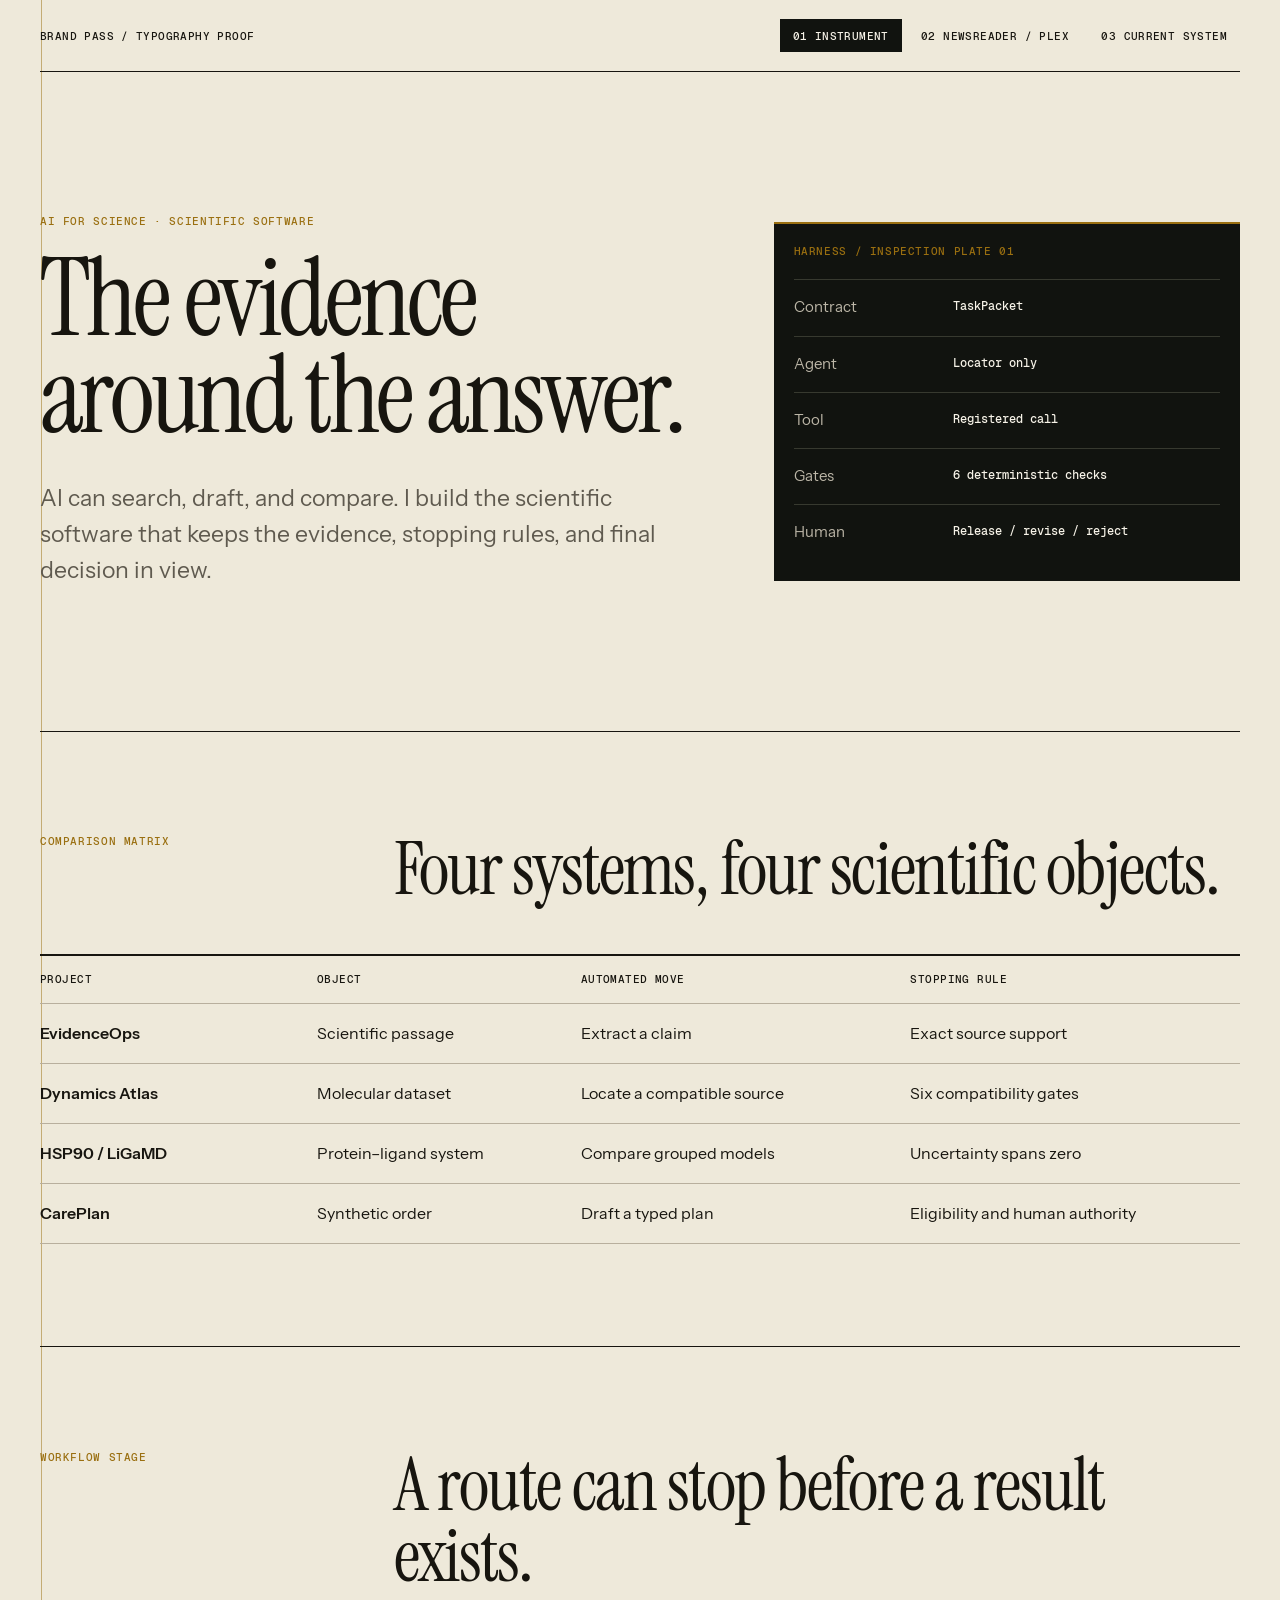
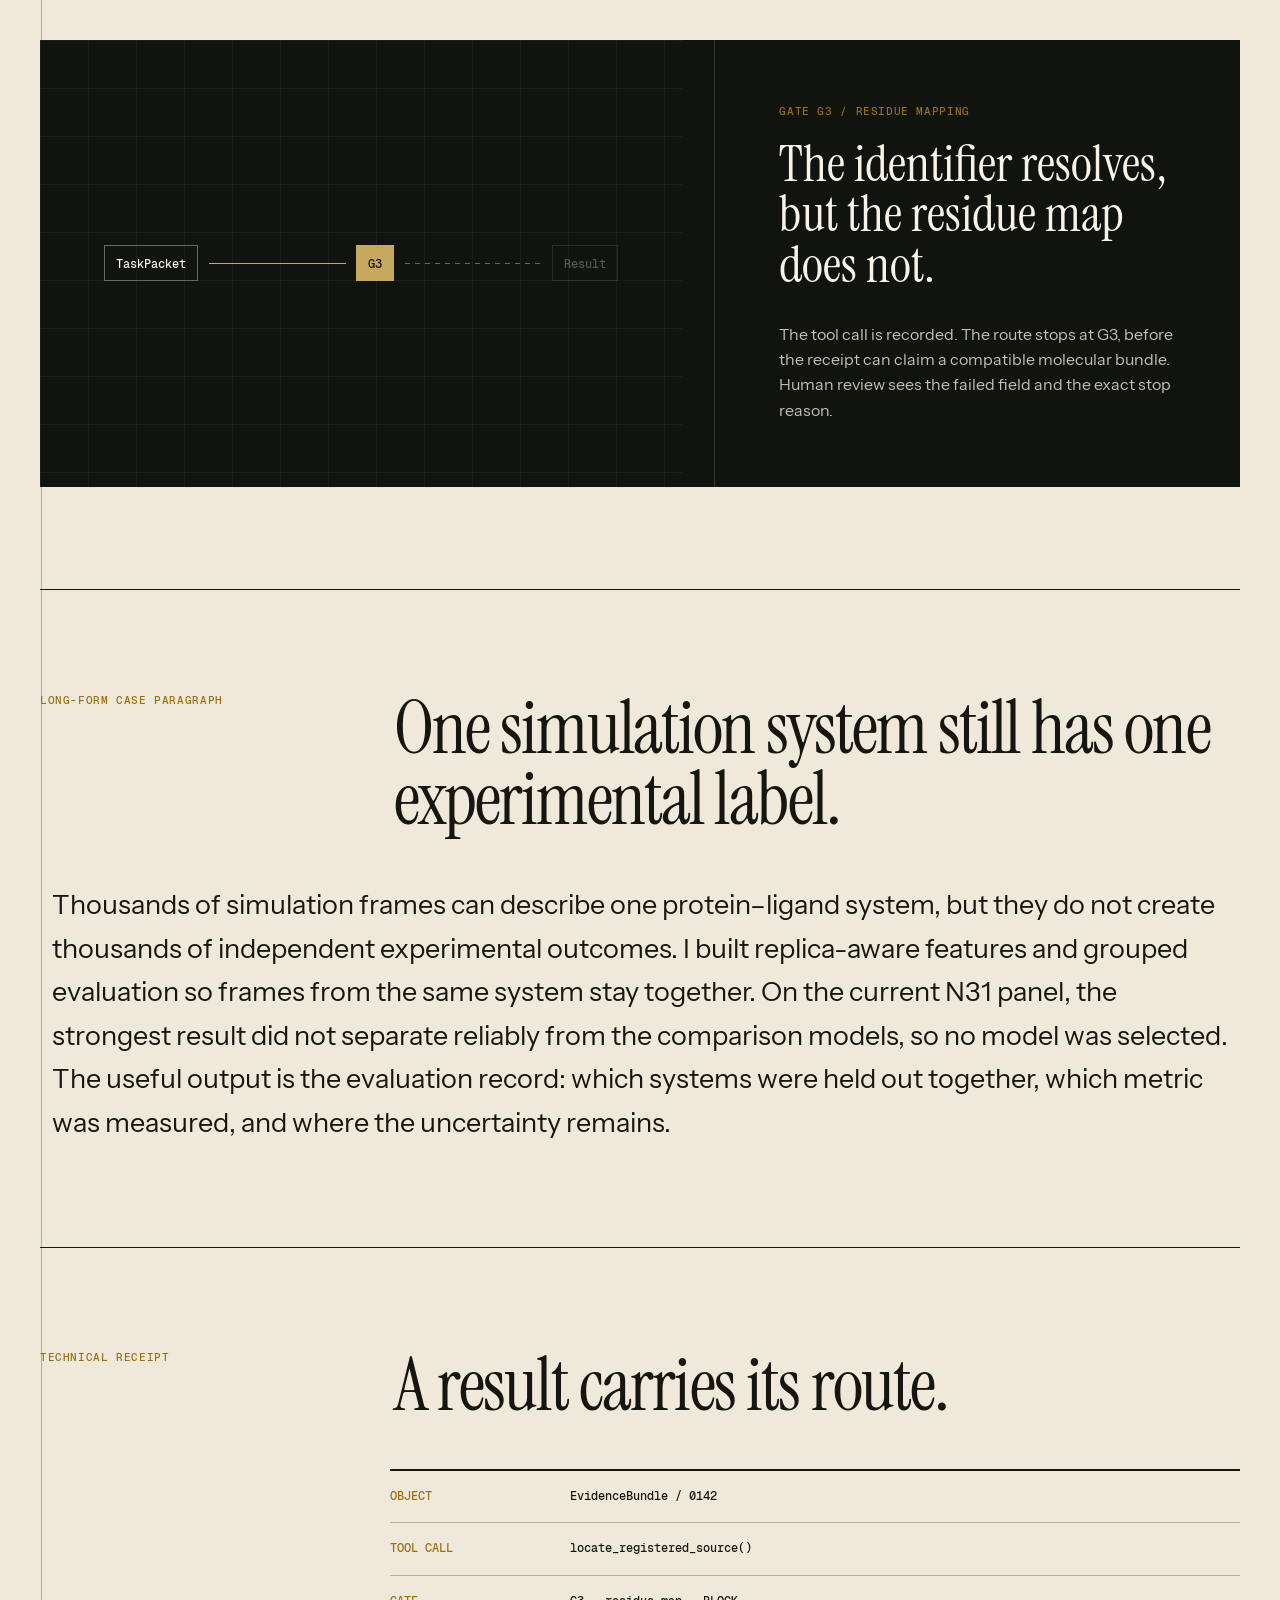
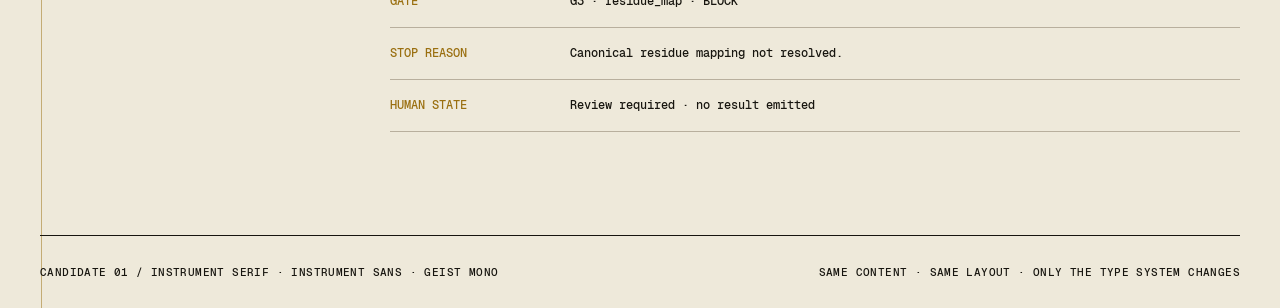
<file: proofs/typography/index.html>
<!doctype html>
<html lang="en">
  <head>
    <meta charset="utf-8" />
    <meta name="viewport" content="width=device-width, initial-scale=1" />
    <title>Brand Pass · Typography proof</title>
    <link rel="stylesheet" href="proof.css" />
  </head>
  <body>
    <header class="proof-nav">
      <p>Brand Pass / Typography proof</p>
      <nav aria-label="Typeface candidates">
        <a href="?candidate=instrument" data-candidate-link="instrument">01 Instrument</a>
        <a href="?candidate=plex" data-candidate-link="plex">02 Newsreader / Plex</a>
        <a href="?candidate=current" data-candidate-link="current">03 Current system</a>
      </nav>
    </header>

    <main>
      <section class="proof-hero" aria-labelledby="proof-title">
        <div class="proof-hero__copy">
          <p class="eyebrow">AI for Science · Scientific software</p>
          <h1 id="proof-title">The evidence around the answer.</h1>
          <p class="thesis">
            AI can search, draft, and compare. I build the scientific software
            that keeps the evidence, stopping rules, and final decision in view.
          </p>
        </div>
        <aside class="proof-hero__instrument" aria-label="Harness summary">
          <p class="technical">HARNESS / INSPECTION PLATE 01</p>
          <ol>
            <li><span>Contract</span><strong>TaskPacket</strong></li>
            <li><span>Agent</span><strong>Locator only</strong></li>
            <li><span>Tool</span><strong>Registered call</strong></li>
            <li><span>Gates</span><strong>6 deterministic checks</strong></li>
            <li><span>Human</span><strong>Release / revise / reject</strong></li>
          </ol>
        </aside>
      </section>

      <section class="proof-section" aria-labelledby="matrix-title">
        <header class="section-heading">
          <p class="eyebrow">Comparison matrix</p>
          <h2 id="matrix-title">Four systems, four scientific objects.</h2>
        </header>
        <div class="matrix" role="table" aria-label="Project comparison">
          <div class="matrix__row matrix__row--head" role="row">
            <span role="columnheader">Project</span><span role="columnheader">Object</span><span role="columnheader">Automated move</span><span role="columnheader">Stopping rule</span>
          </div>
          <div class="matrix__row" role="row">
            <strong role="cell">EvidenceOps</strong><span role="cell">Scientific passage</span><span role="cell">Extract a claim</span><span role="cell">Exact source support</span>
          </div>
          <div class="matrix__row" role="row">
            <strong role="cell">Dynamics Atlas</strong><span role="cell">Molecular dataset</span><span role="cell">Locate a compatible source</span><span role="cell">Six compatibility gates</span>
          </div>
          <div class="matrix__row" role="row">
            <strong role="cell">HSP90 / LiGaMD</strong><span role="cell">Protein–ligand system</span><span role="cell">Compare grouped models</span><span role="cell">Uncertainty spans zero</span>
          </div>
          <div class="matrix__row" role="row">
            <strong role="cell">CarePlan</strong><span role="cell">Synthetic order</span><span role="cell">Draft a typed plan</span><span role="cell">Eligibility and human authority</span>
          </div>
        </div>
      </section>

      <section class="proof-section workflow-proof" aria-labelledby="workflow-title">
        <header class="section-heading">
          <p class="eyebrow">Workflow stage</p>
          <h2 id="workflow-title">A route can stop before a result exists.</h2>
        </header>
        <div class="stage-grid">
          <div class="stage-figure" aria-hidden="true">
            <span class="stage-node">TaskPacket</span>
            <span class="stage-line"></span>
            <span class="stage-node stage-node--active">G3</span>
            <span class="stage-line stage-line--blocked"></span>
            <span class="stage-node stage-node--muted">Result</span>
          </div>
          <div class="stage-copy">
            <p class="technical">GATE G3 / RESIDUE MAPPING</p>
            <h3>The identifier resolves, but the residue map does not.</h3>
            <p>
              The tool call is recorded. The route stops at G3, before the
              receipt can claim a compatible molecular bundle. Human review
              sees the failed field and the exact stop reason.
            </p>
          </div>
        </div>
      </section>

      <section class="proof-section reading-proof" aria-labelledby="reading-title">
        <header class="section-heading">
          <p class="eyebrow">Long-form case paragraph</p>
          <h2 id="reading-title">One simulation system still has one experimental label.</h2>
        </header>
        <p class="long-copy">
          Thousands of simulation frames can describe one protein–ligand system,
          but they do not create thousands of independent experimental outcomes.
          I built replica-aware features and grouped evaluation so frames from the
          same system stay together. On the current N31 panel, the strongest result
          did not separate reliably from the comparison models, so no model was
          selected. The useful output is the evaluation record: which systems were
          held out together, which metric was measured, and where the uncertainty
          remains.
        </p>
      </section>

      <section class="proof-section receipt-proof" aria-labelledby="receipt-title">
        <header class="section-heading">
          <p class="eyebrow">Technical receipt</p>
          <h2 id="receipt-title">A result carries its route.</h2>
        </header>
        <dl class="receipt">
          <div><dt>OBJECT</dt><dd>EvidenceBundle / 0142</dd></div>
          <div><dt>TOOL CALL</dt><dd>locate_registered_source()</dd></div>
          <div><dt>GATE</dt><dd>G3 · residue_map · BLOCK</dd></div>
          <div><dt>STOP REASON</dt><dd>Canonical residue mapping not resolved.</dd></div>
          <div><dt>HUMAN STATE</dt><dd>Review required · no result emitted</dd></div>
        </dl>
      </section>
    </main>

    <footer class="proof-footer">
      <p data-candidate-readout>Candidate 01 / Instrument Serif · Instrument Sans · Geist Mono</p>
      <p>Same content · same layout · only the type system changes</p>
    </footer>

    <script>
      const candidates = {
        instrument: "Candidate 01 / Instrument Serif · Instrument Sans · Geist Mono",
        plex: "Candidate 02 / Newsreader · IBM Plex Sans · IBM Plex Mono",
        current: "Candidate 03 / Current system fonts"
      };
      const requested = new URLSearchParams(location.search).get("candidate");
      const candidate = Object.hasOwn(candidates, requested) ? requested : "instrument";
      document.body.dataset.candidate = candidate;
      document.querySelector("[data-candidate-readout]").textContent = candidates[candidate];
      document.querySelector(`[data-candidate-link="${candidate}"]`).setAttribute("aria-current", "page");
    </script>
  </body>
</html>
</file>
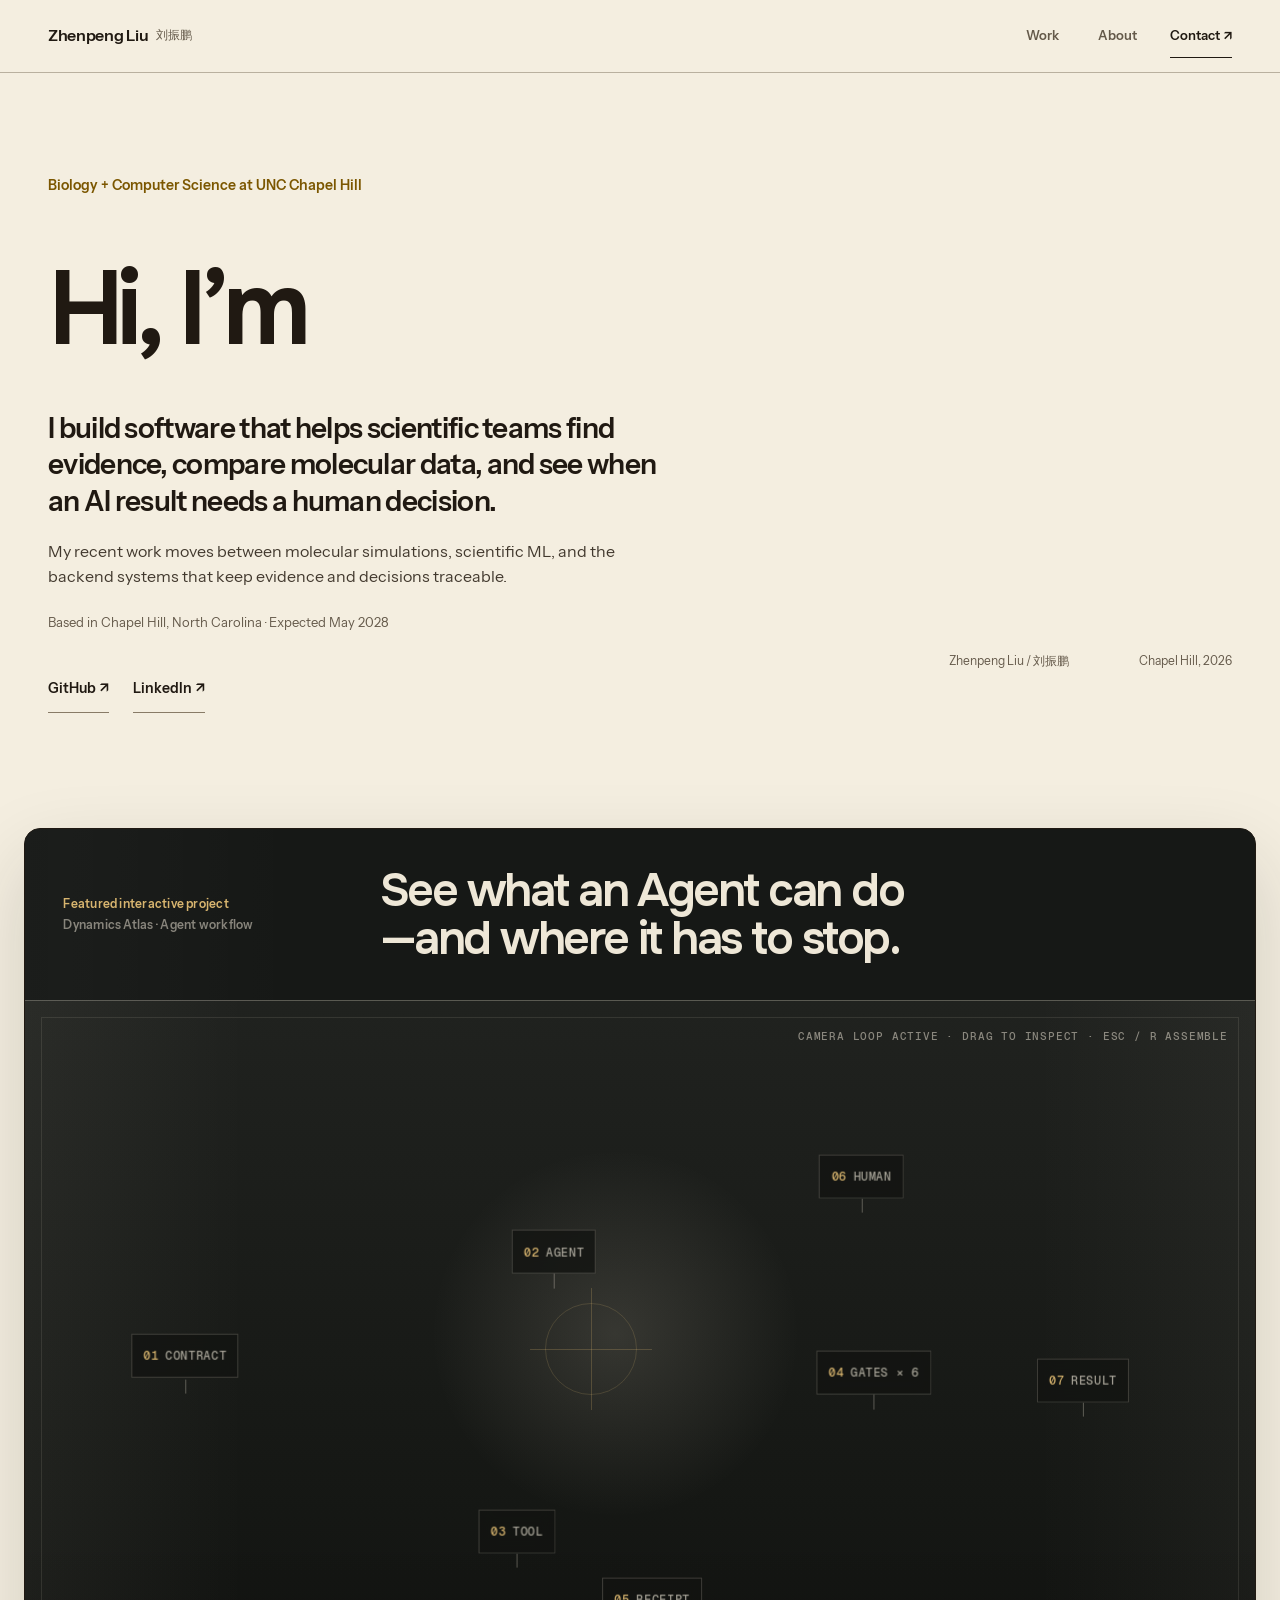
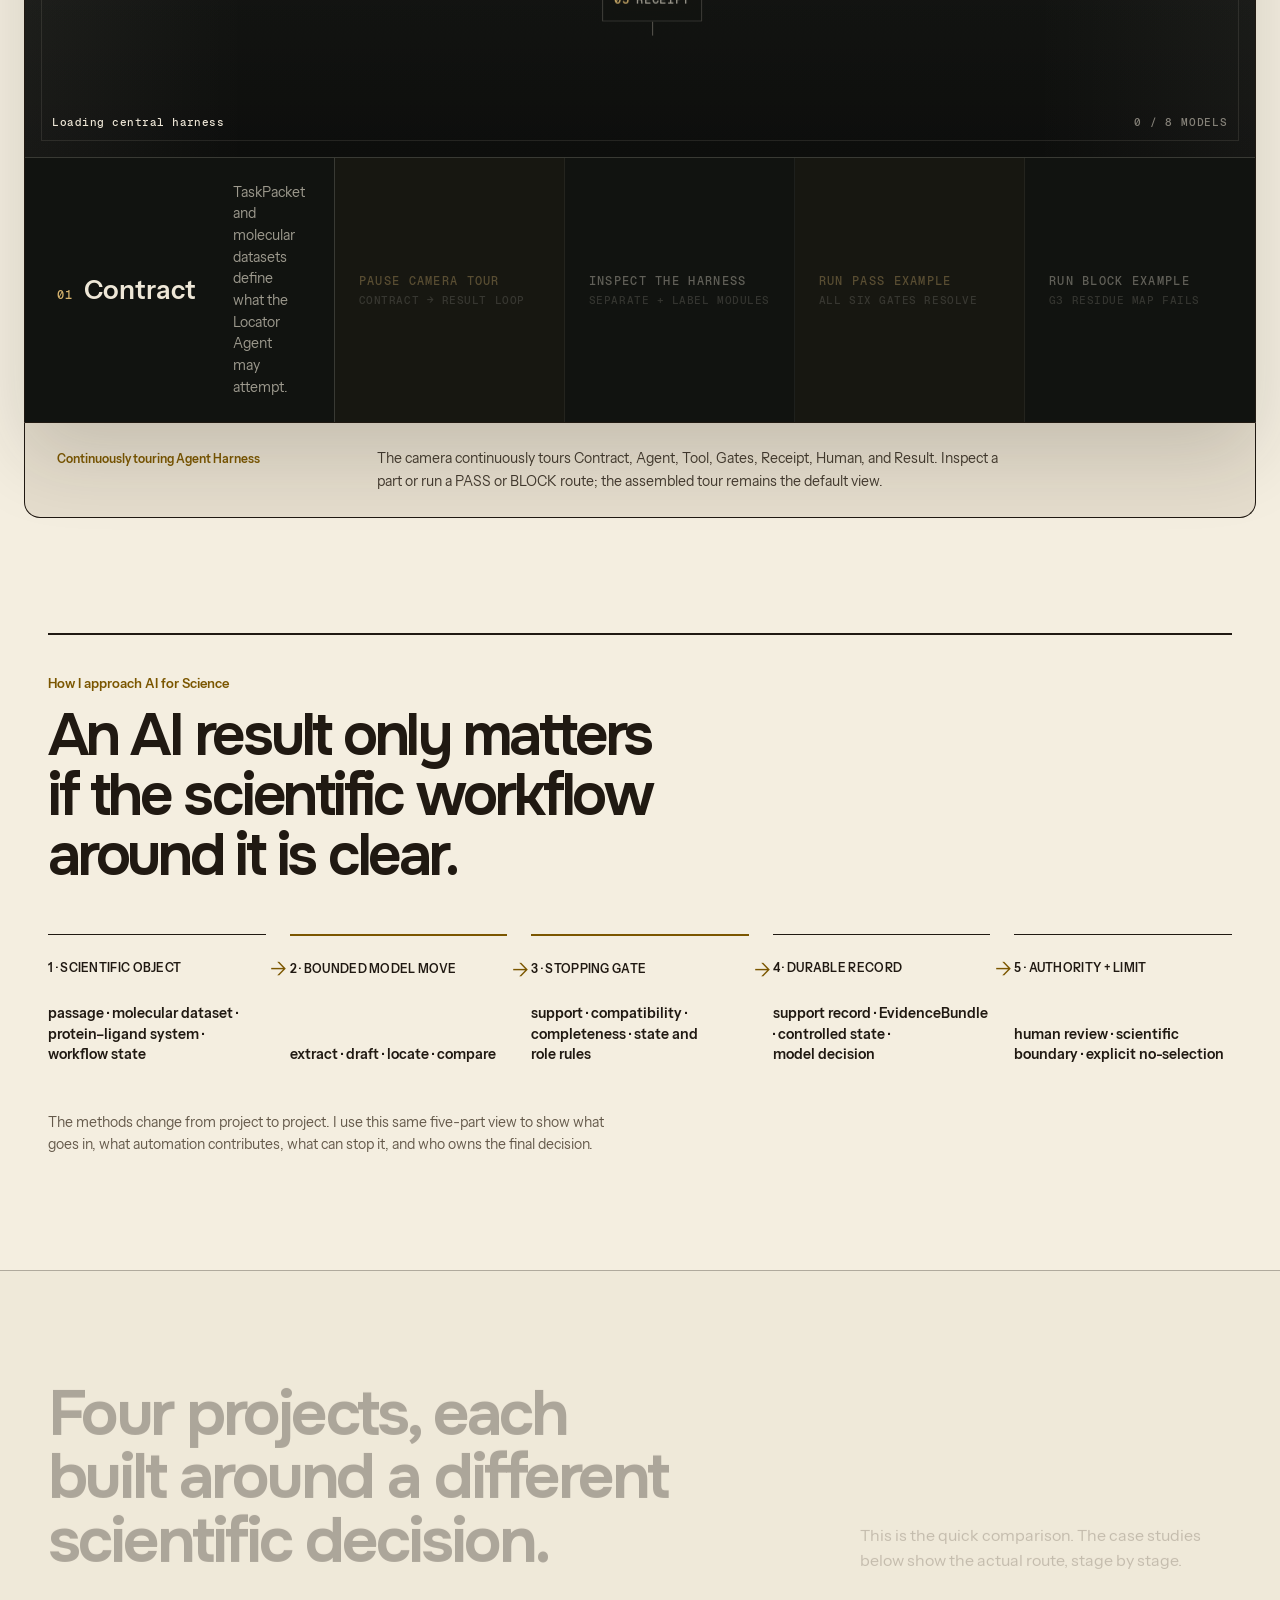
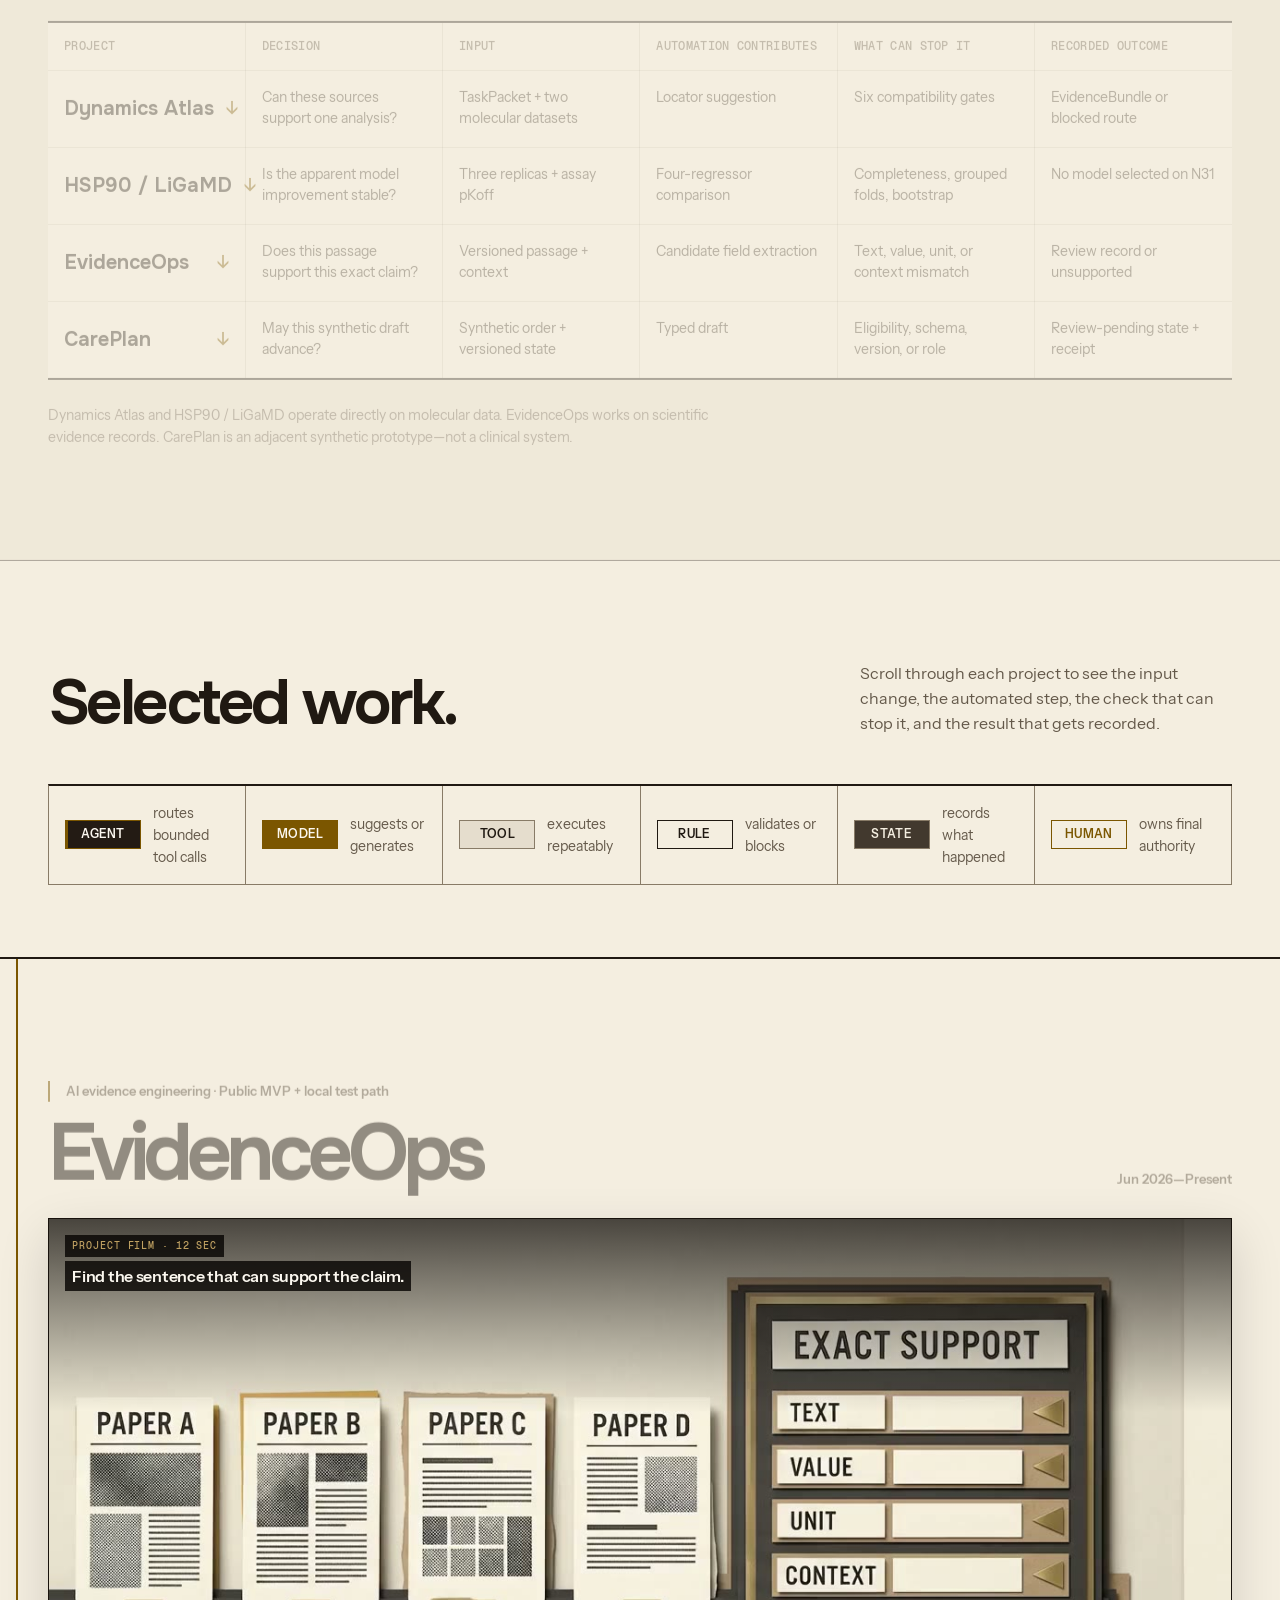
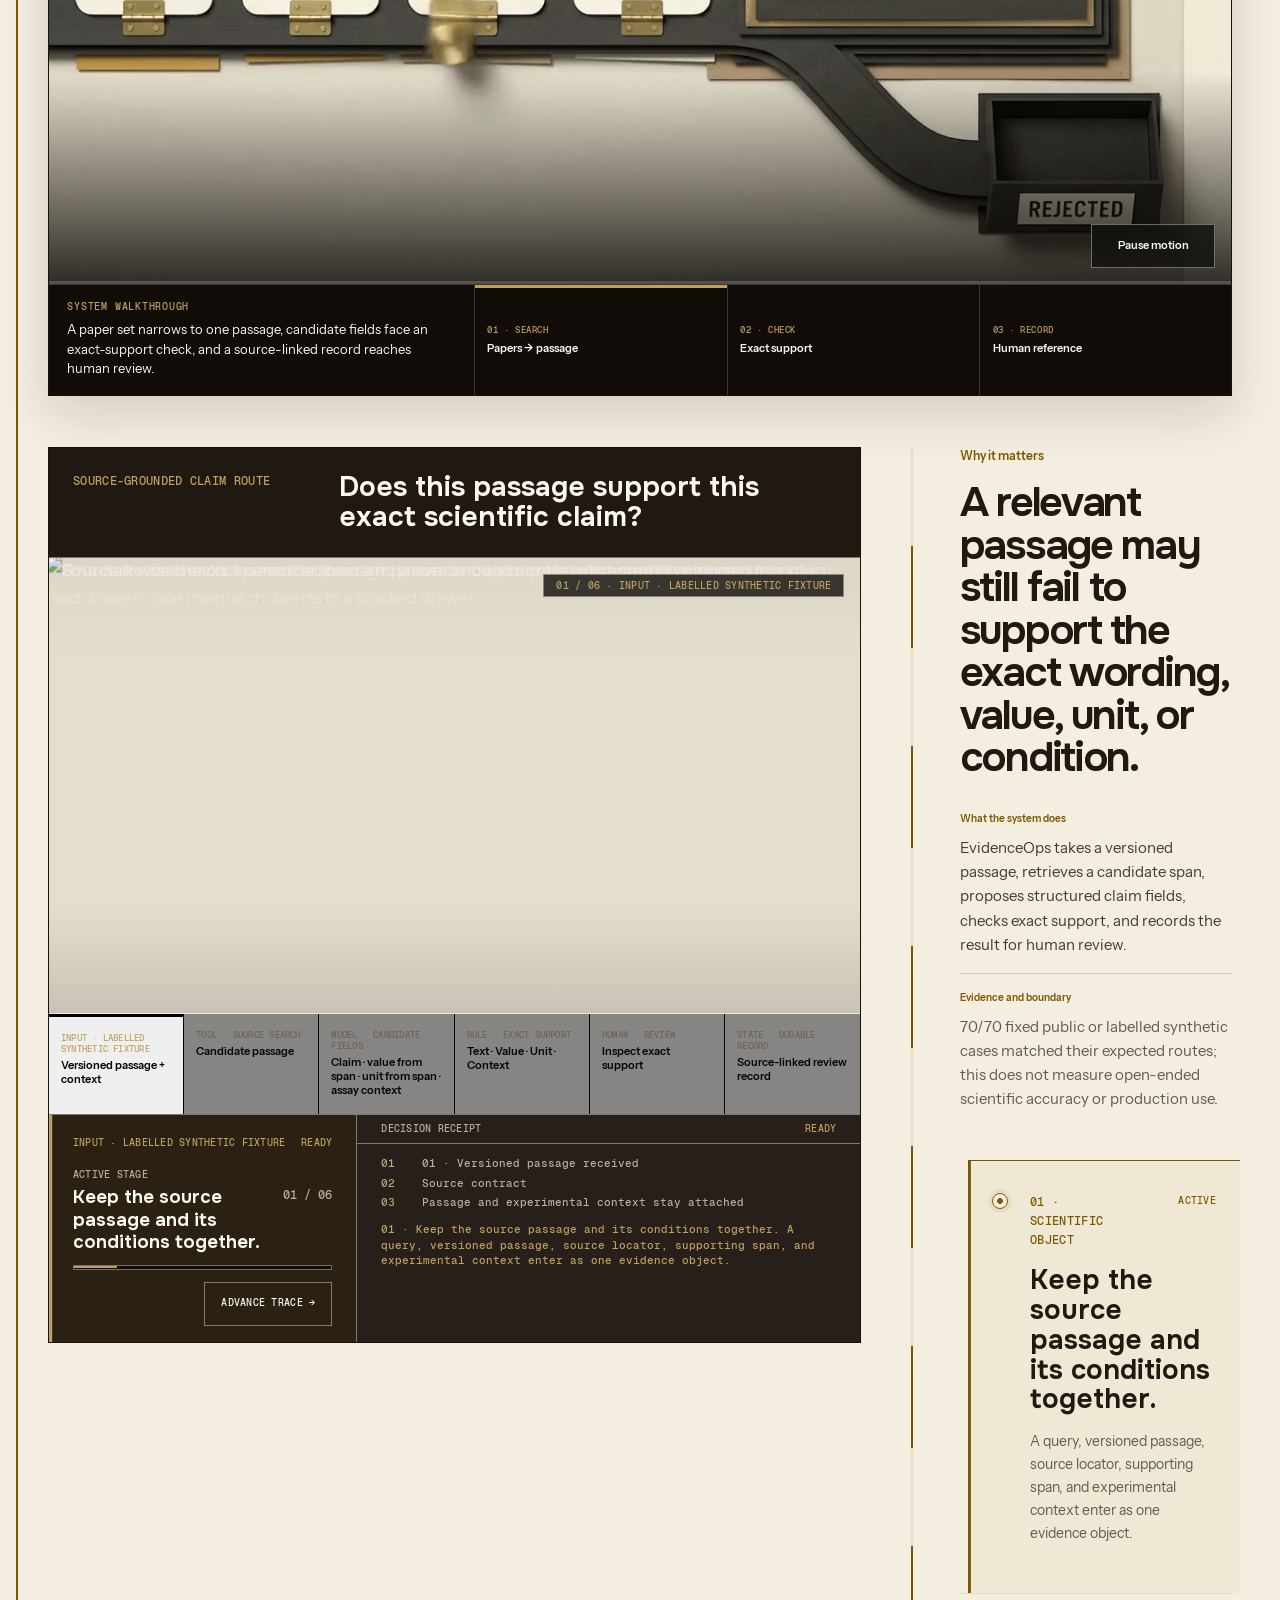
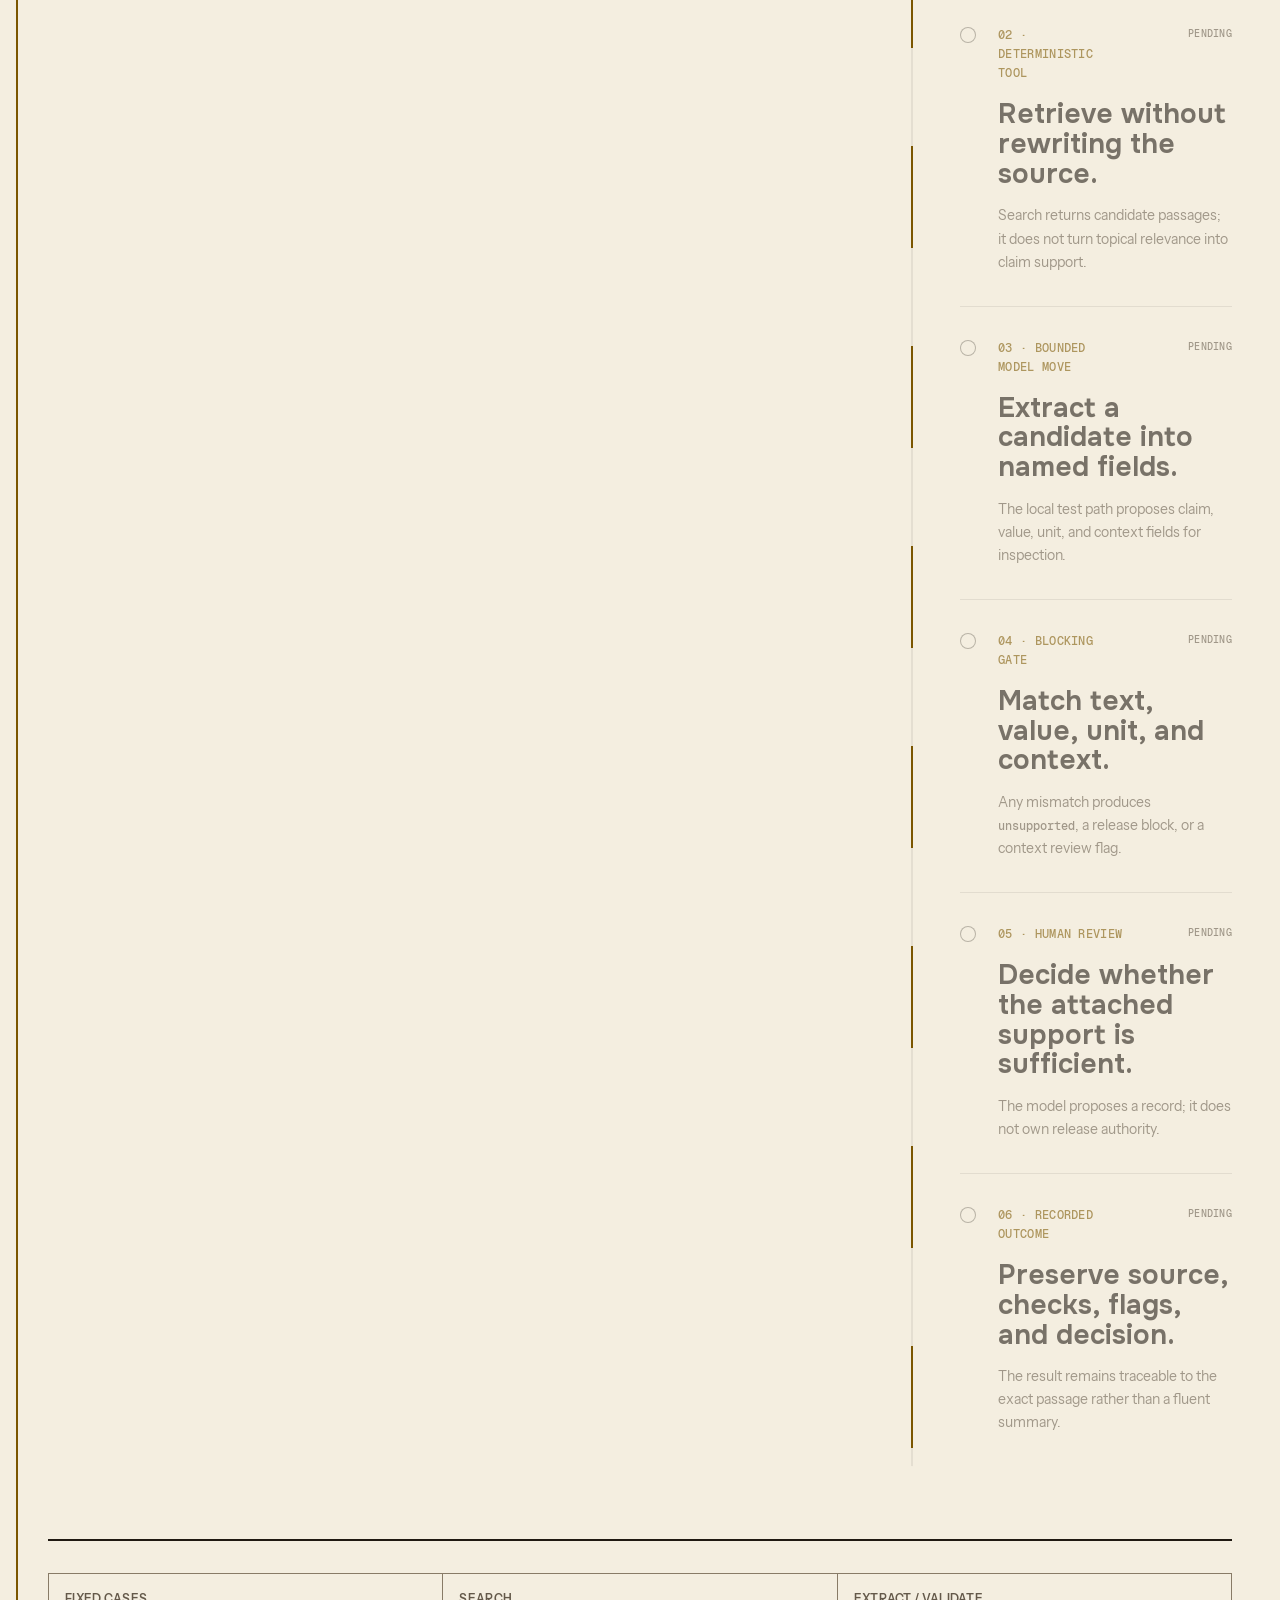
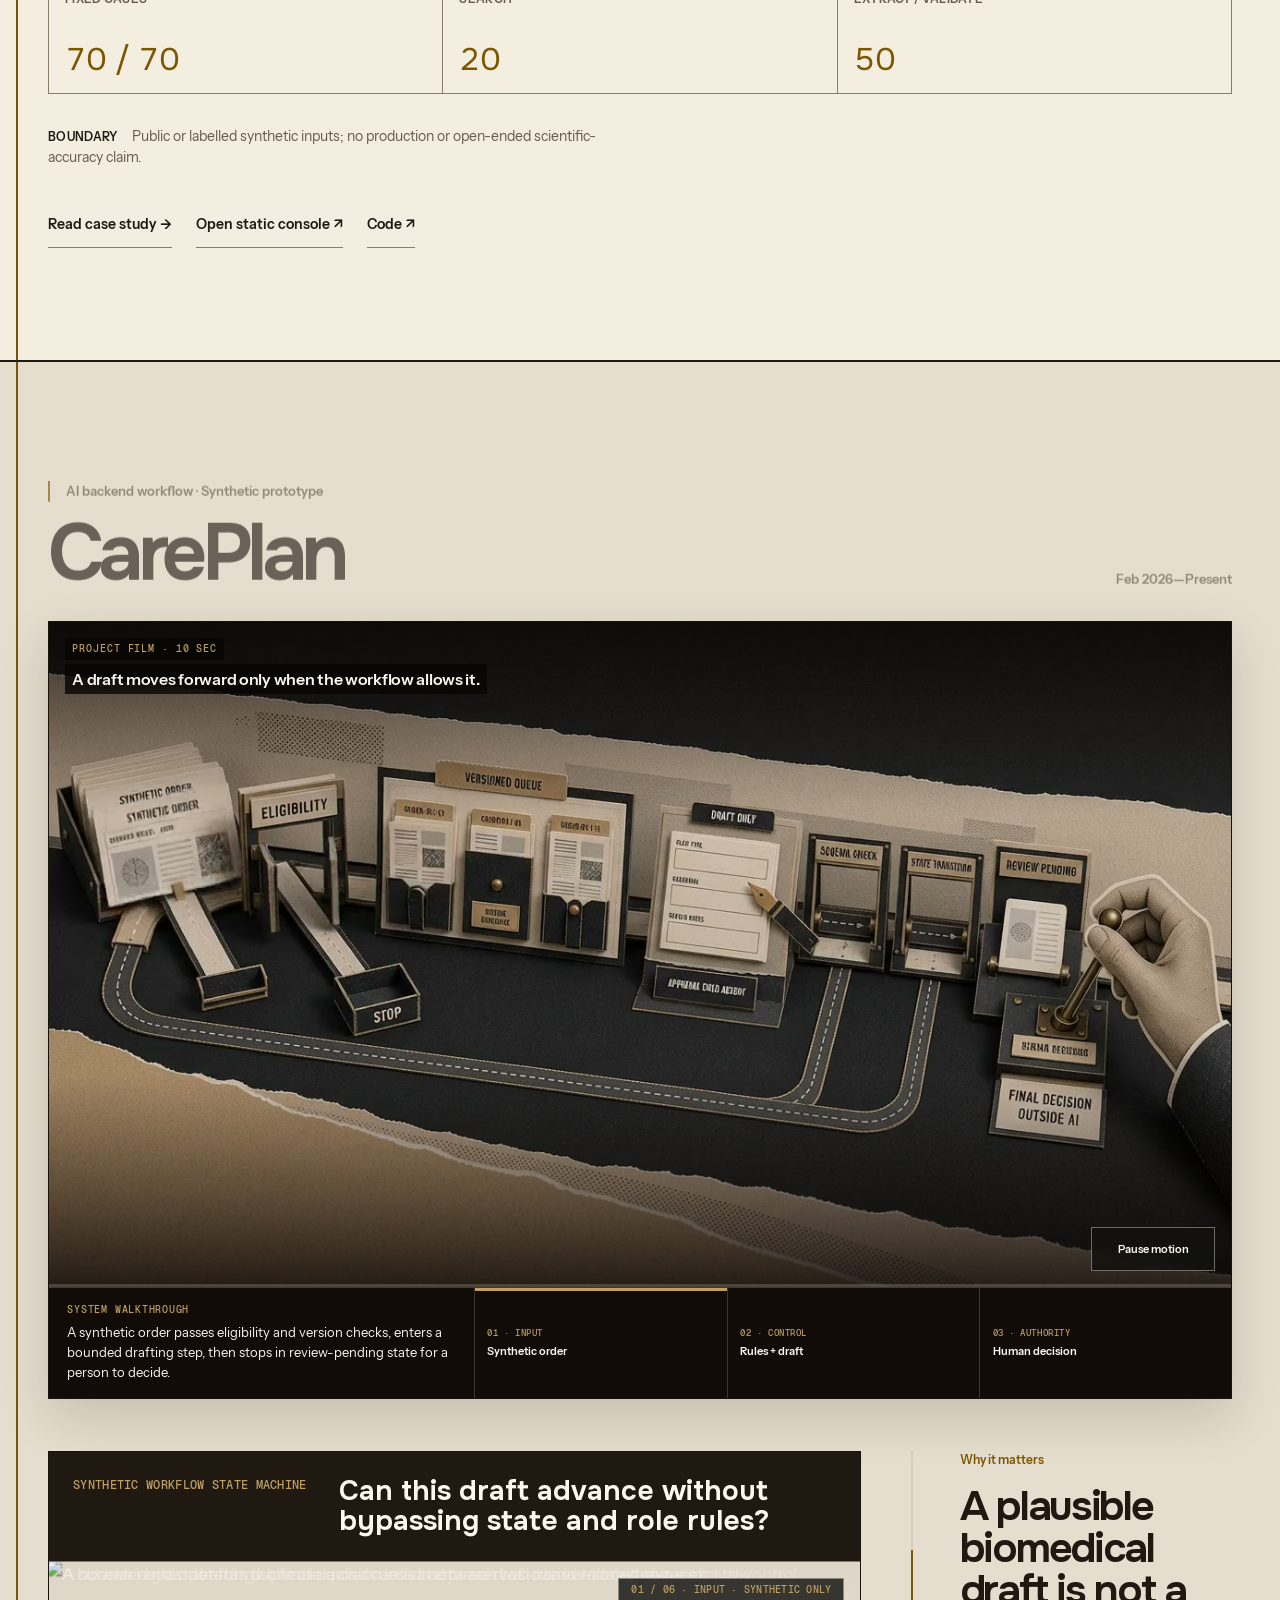
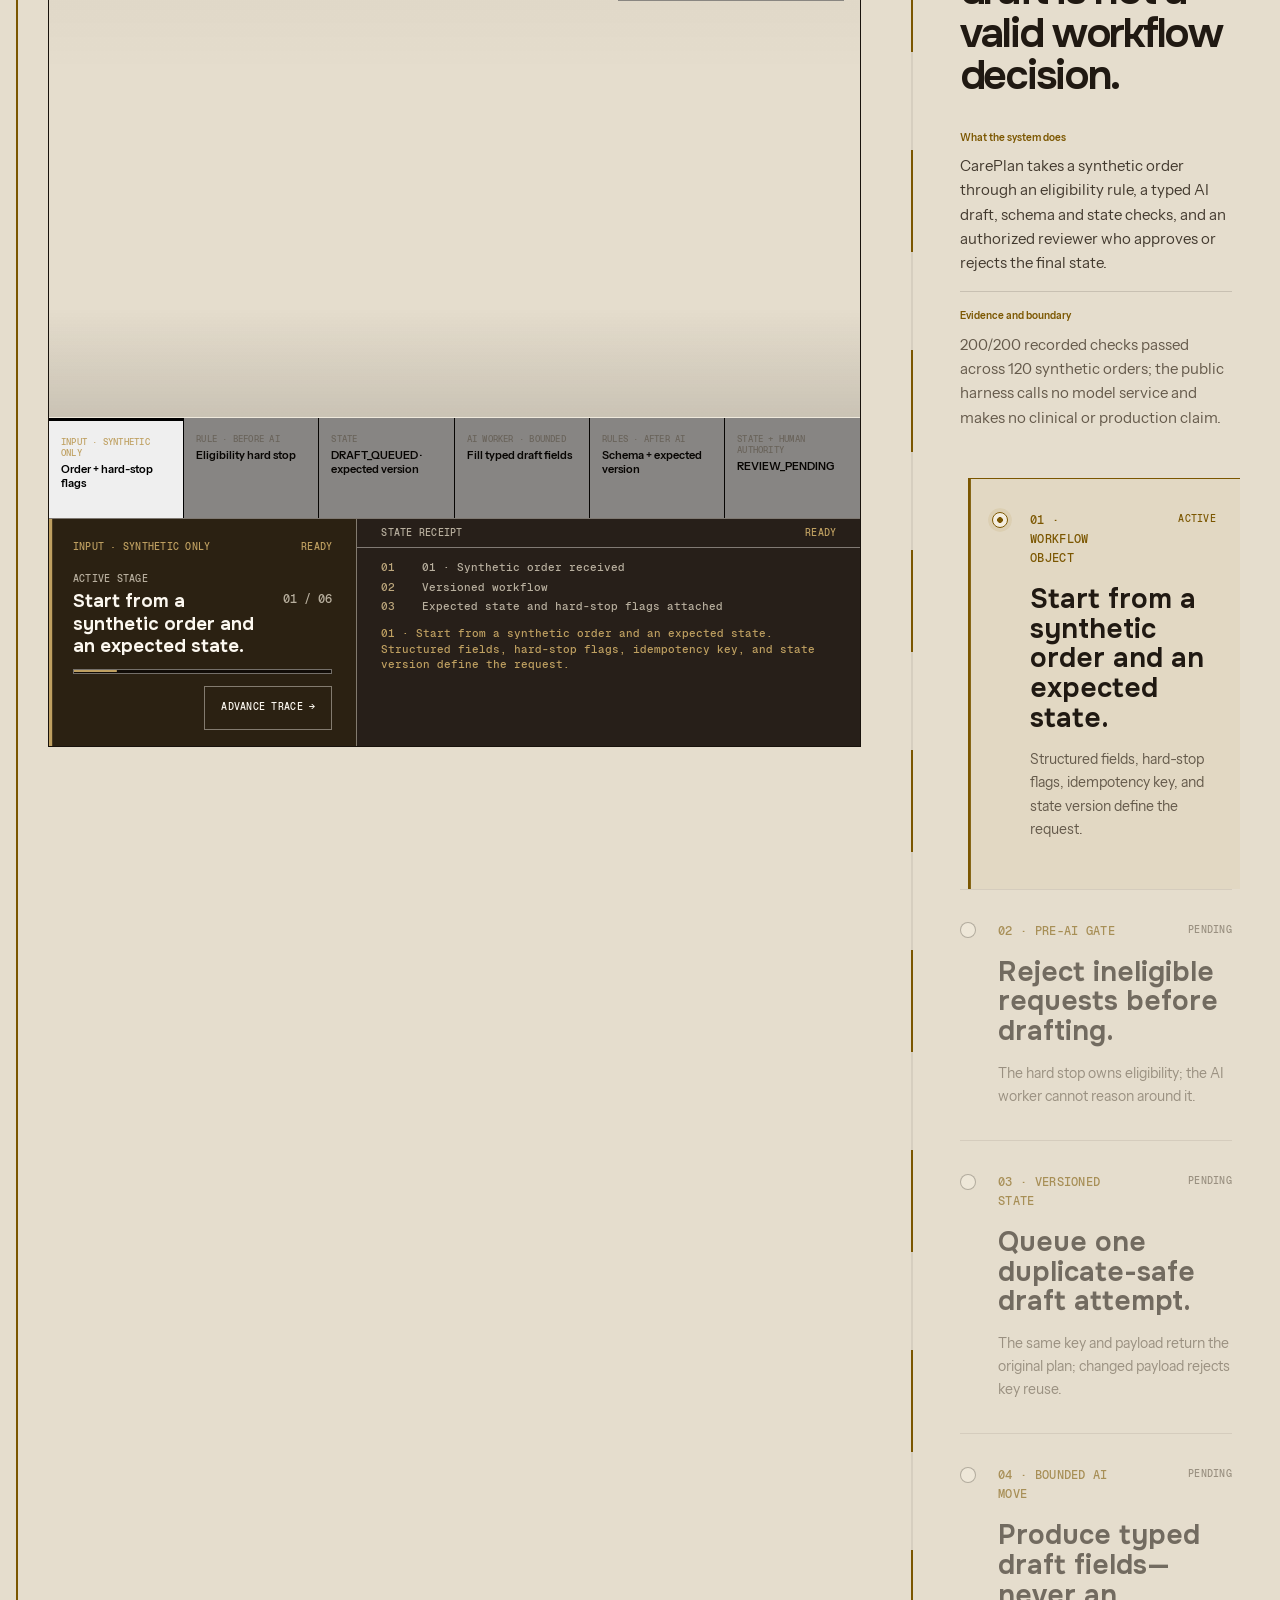
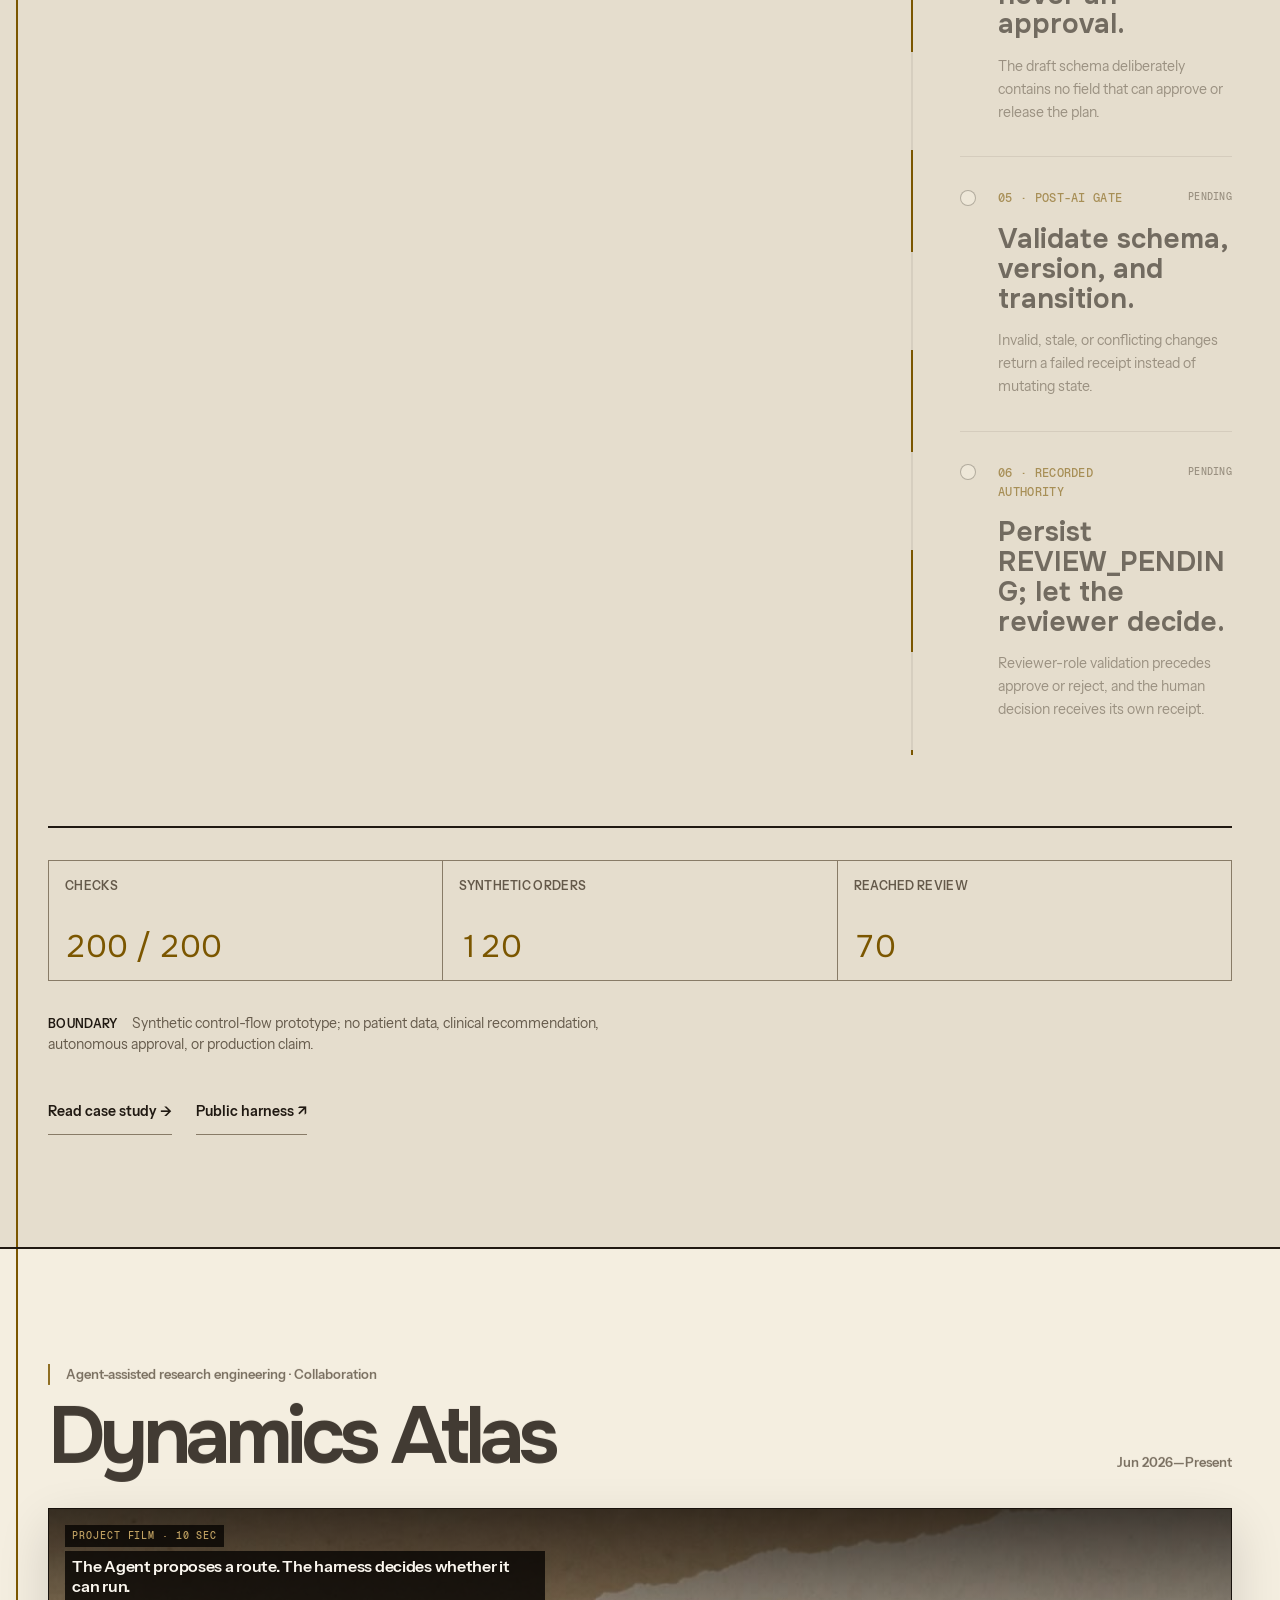
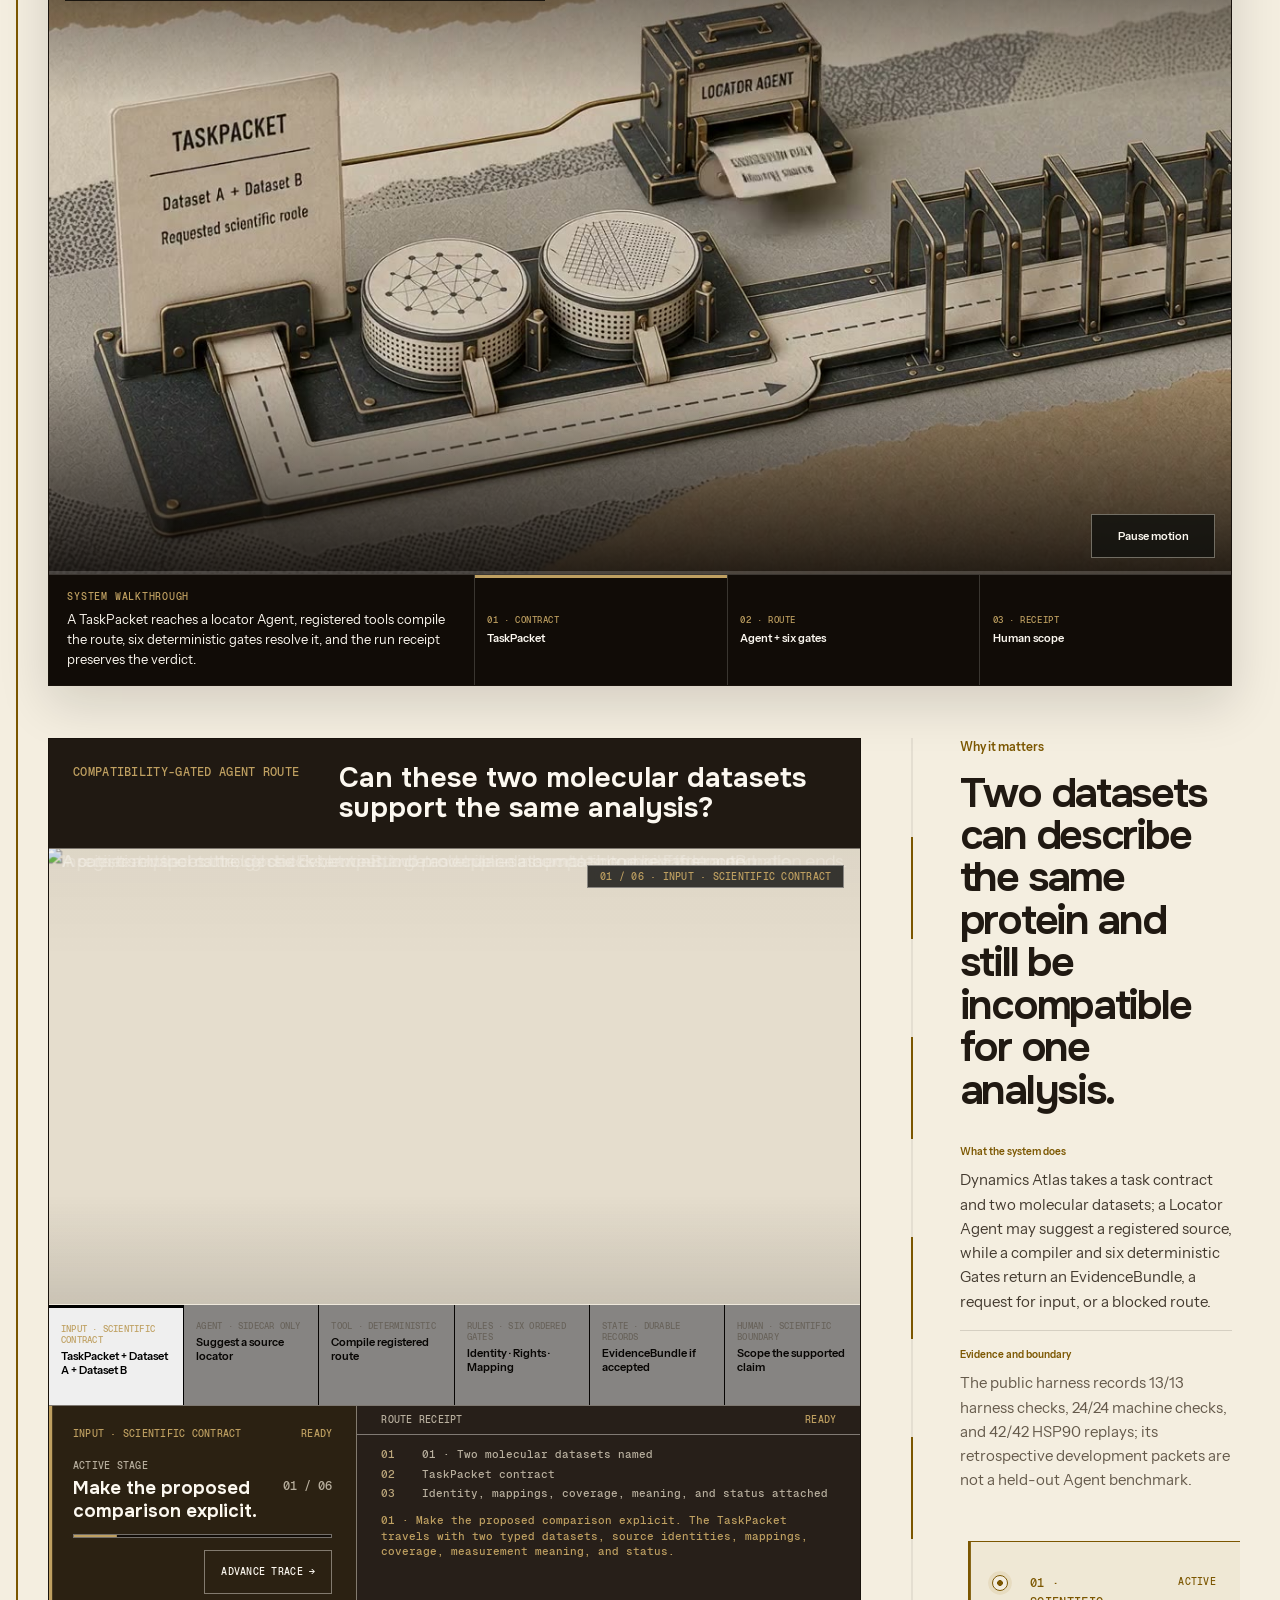
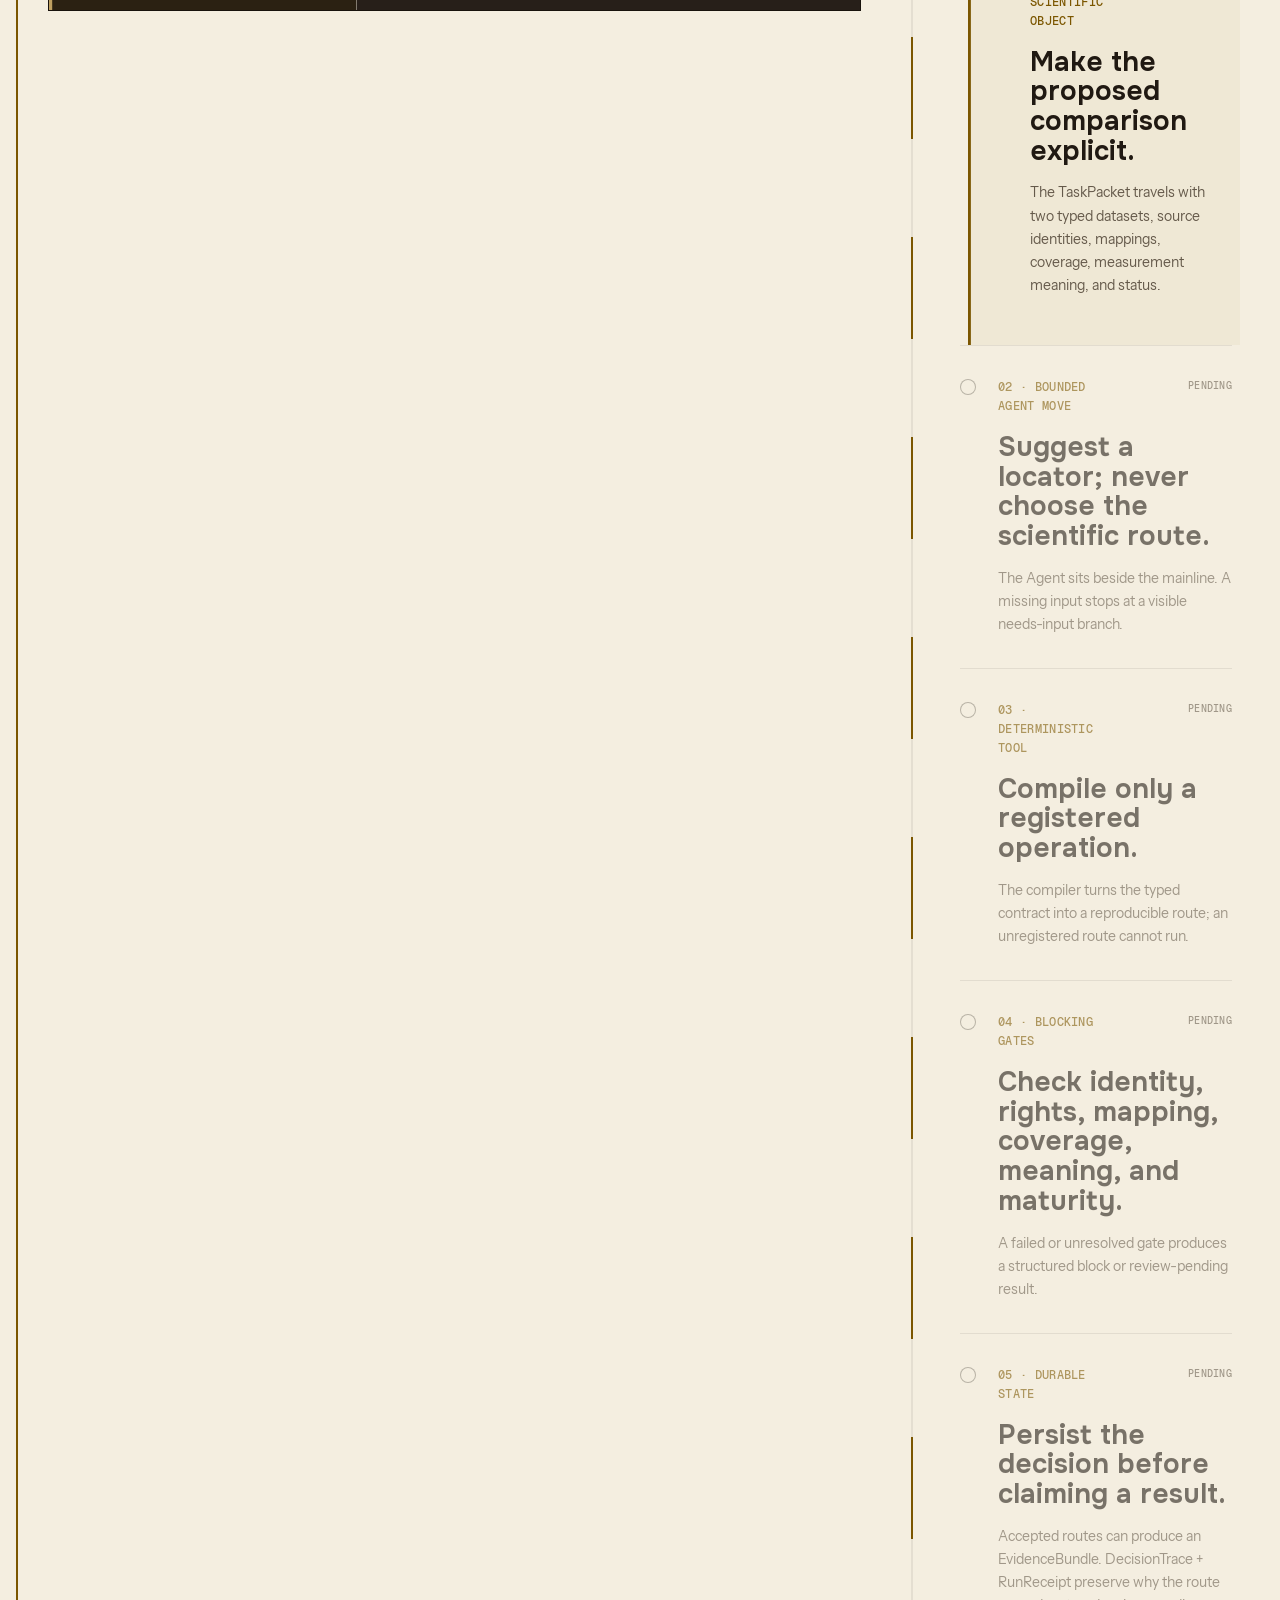
<file: projects/astro-forecast.html>
<!doctype html>
<html lang="en">
<head>
  <meta charset="utf-8">
  <meta name="viewport" content="width=device-width, initial-scale=1">
  <meta http-equiv="refresh" content="0; url=../index.html#work">
  <link rel="canonical" href="https://alex051107.github.io/personal-website/#work">
  <title>Selected Work — Zhenpeng Liu</title>
</head>
<body>
  <p>This earlier project page has moved to <a href="../index.html#work">Selected Work</a>.</p>
</body>
</html>
</file>
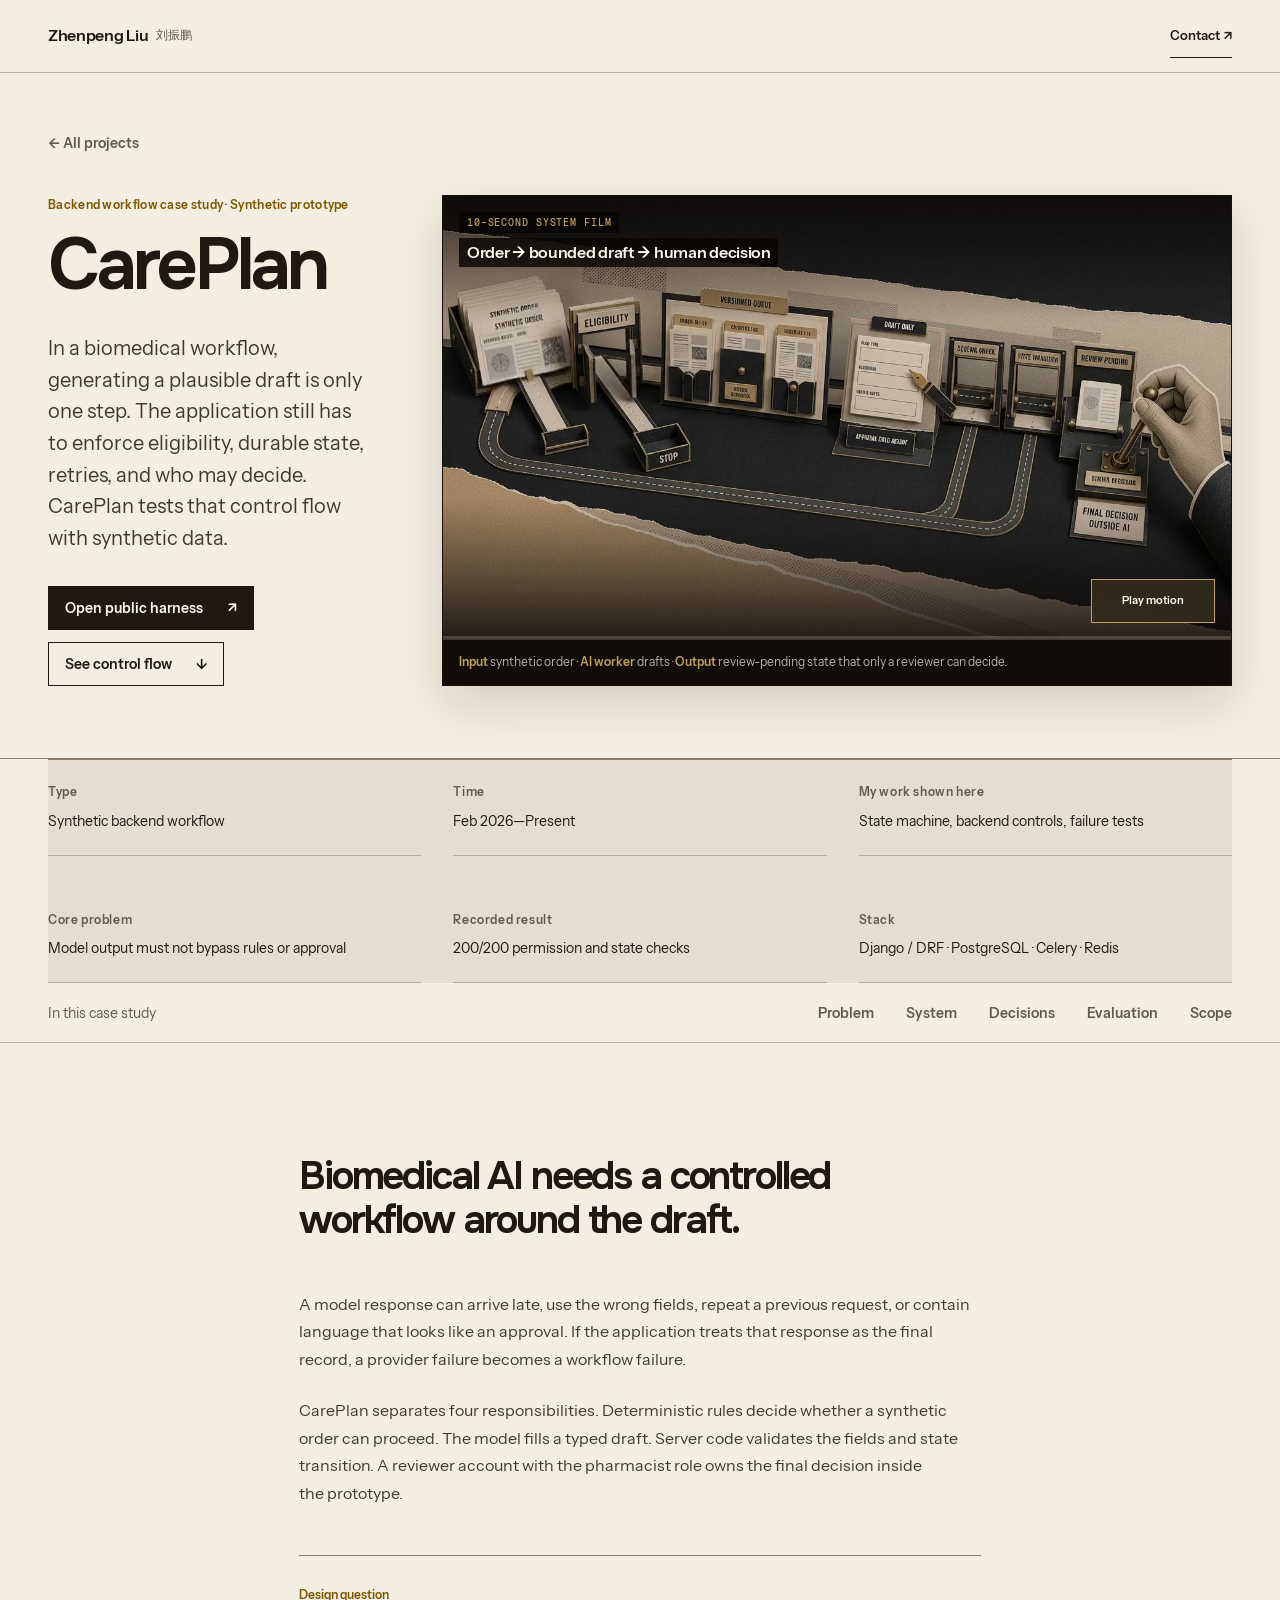
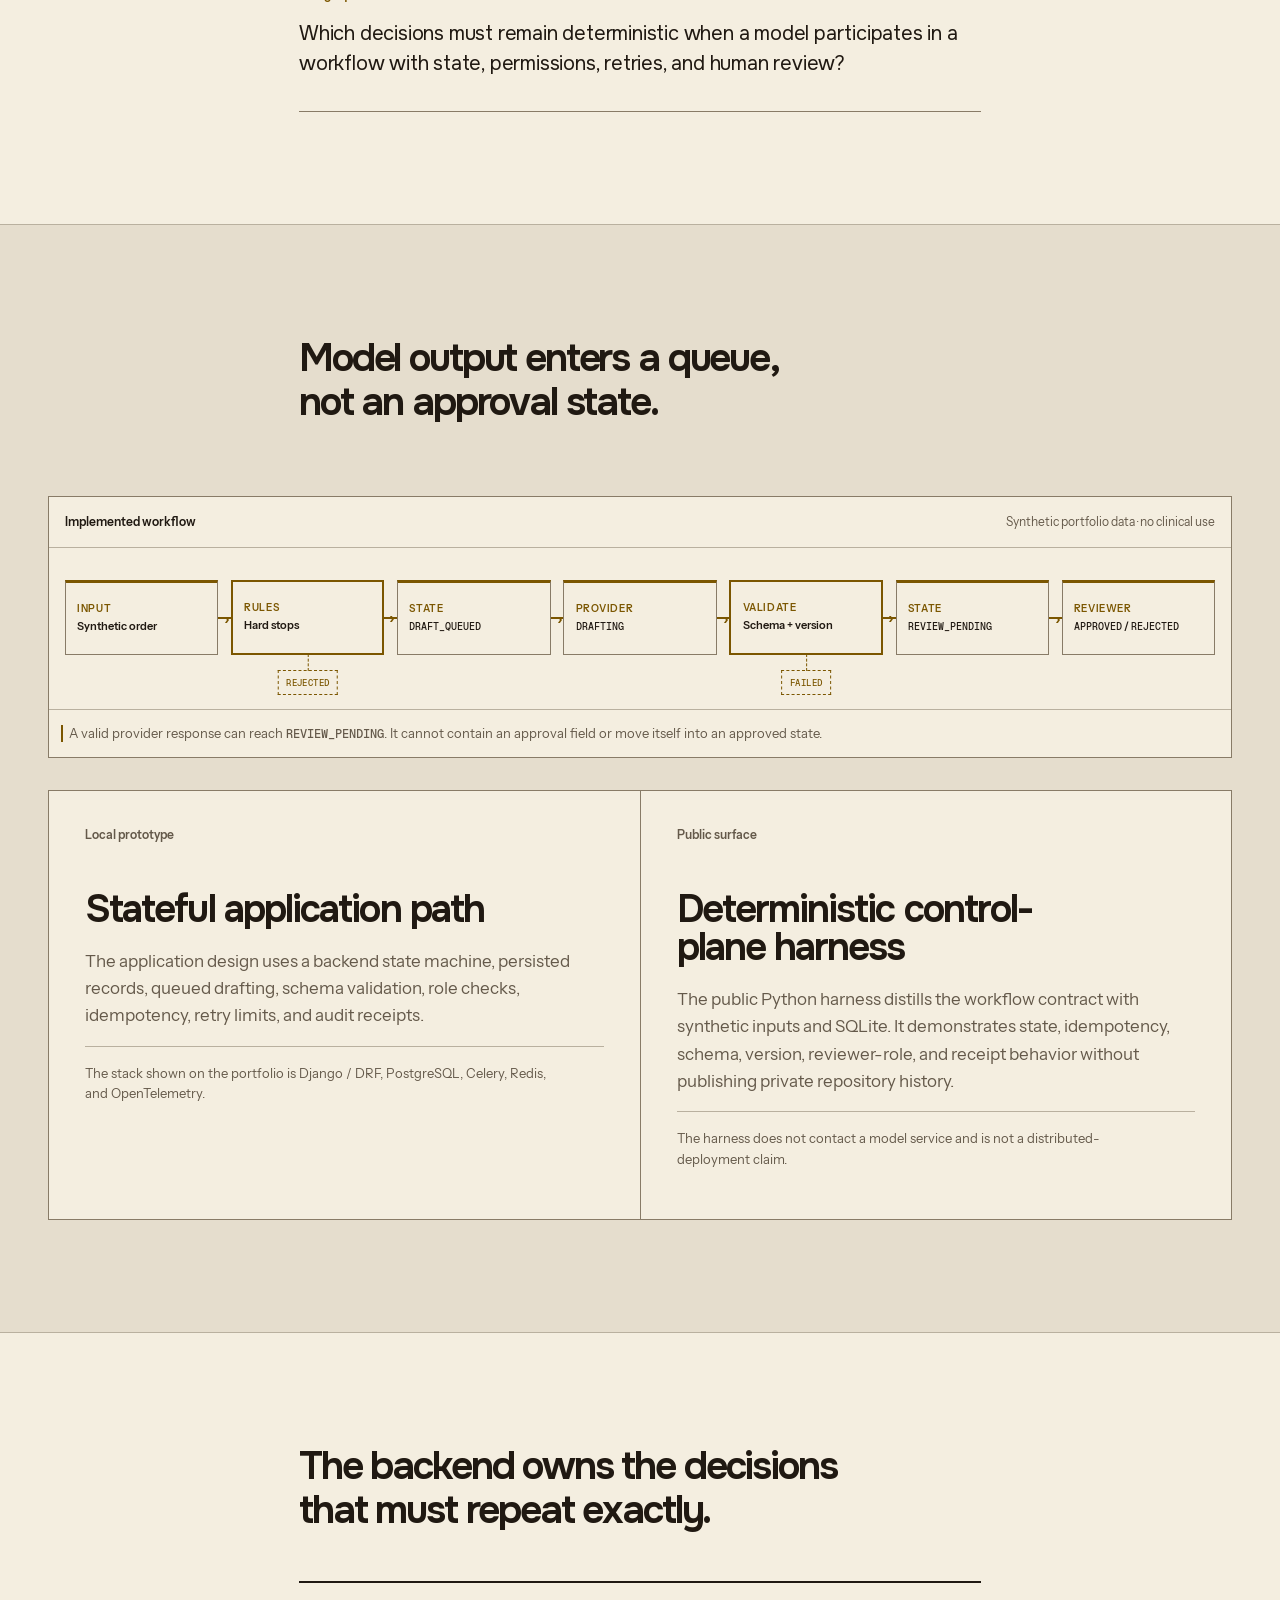
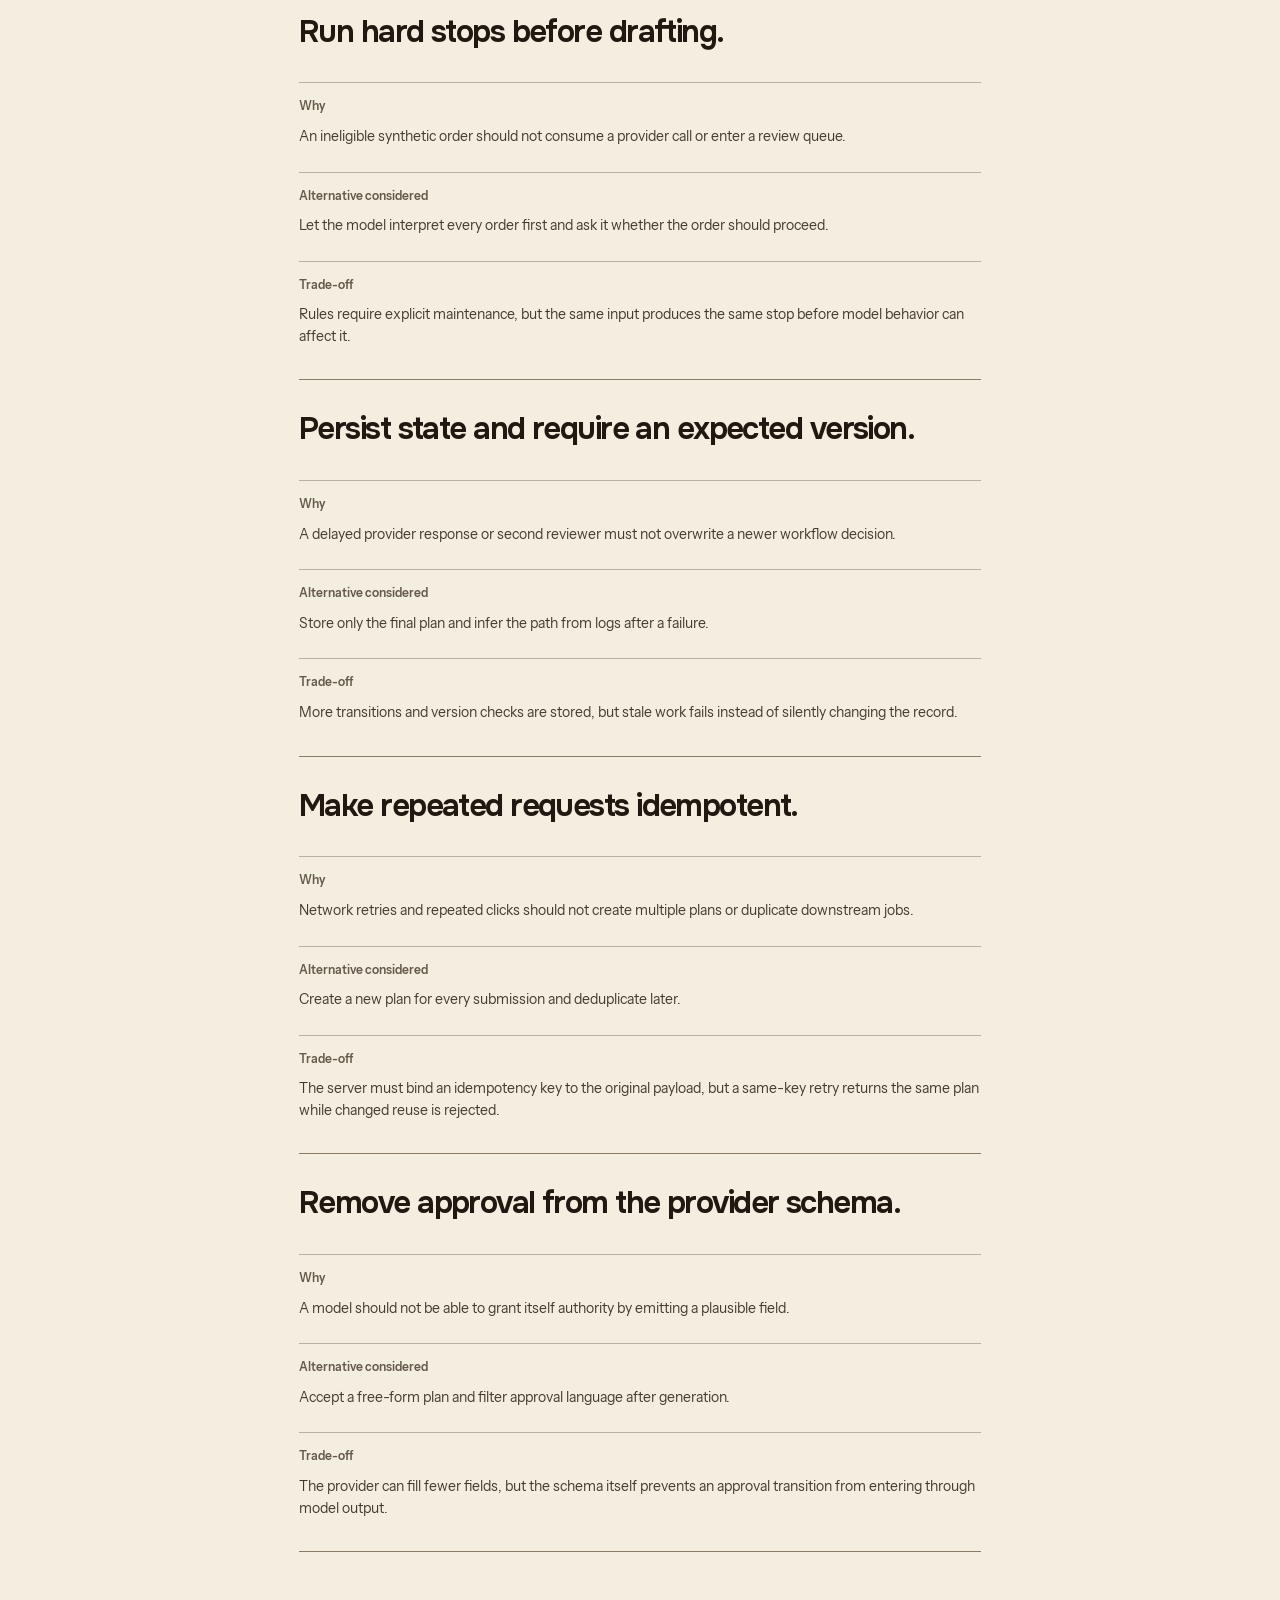
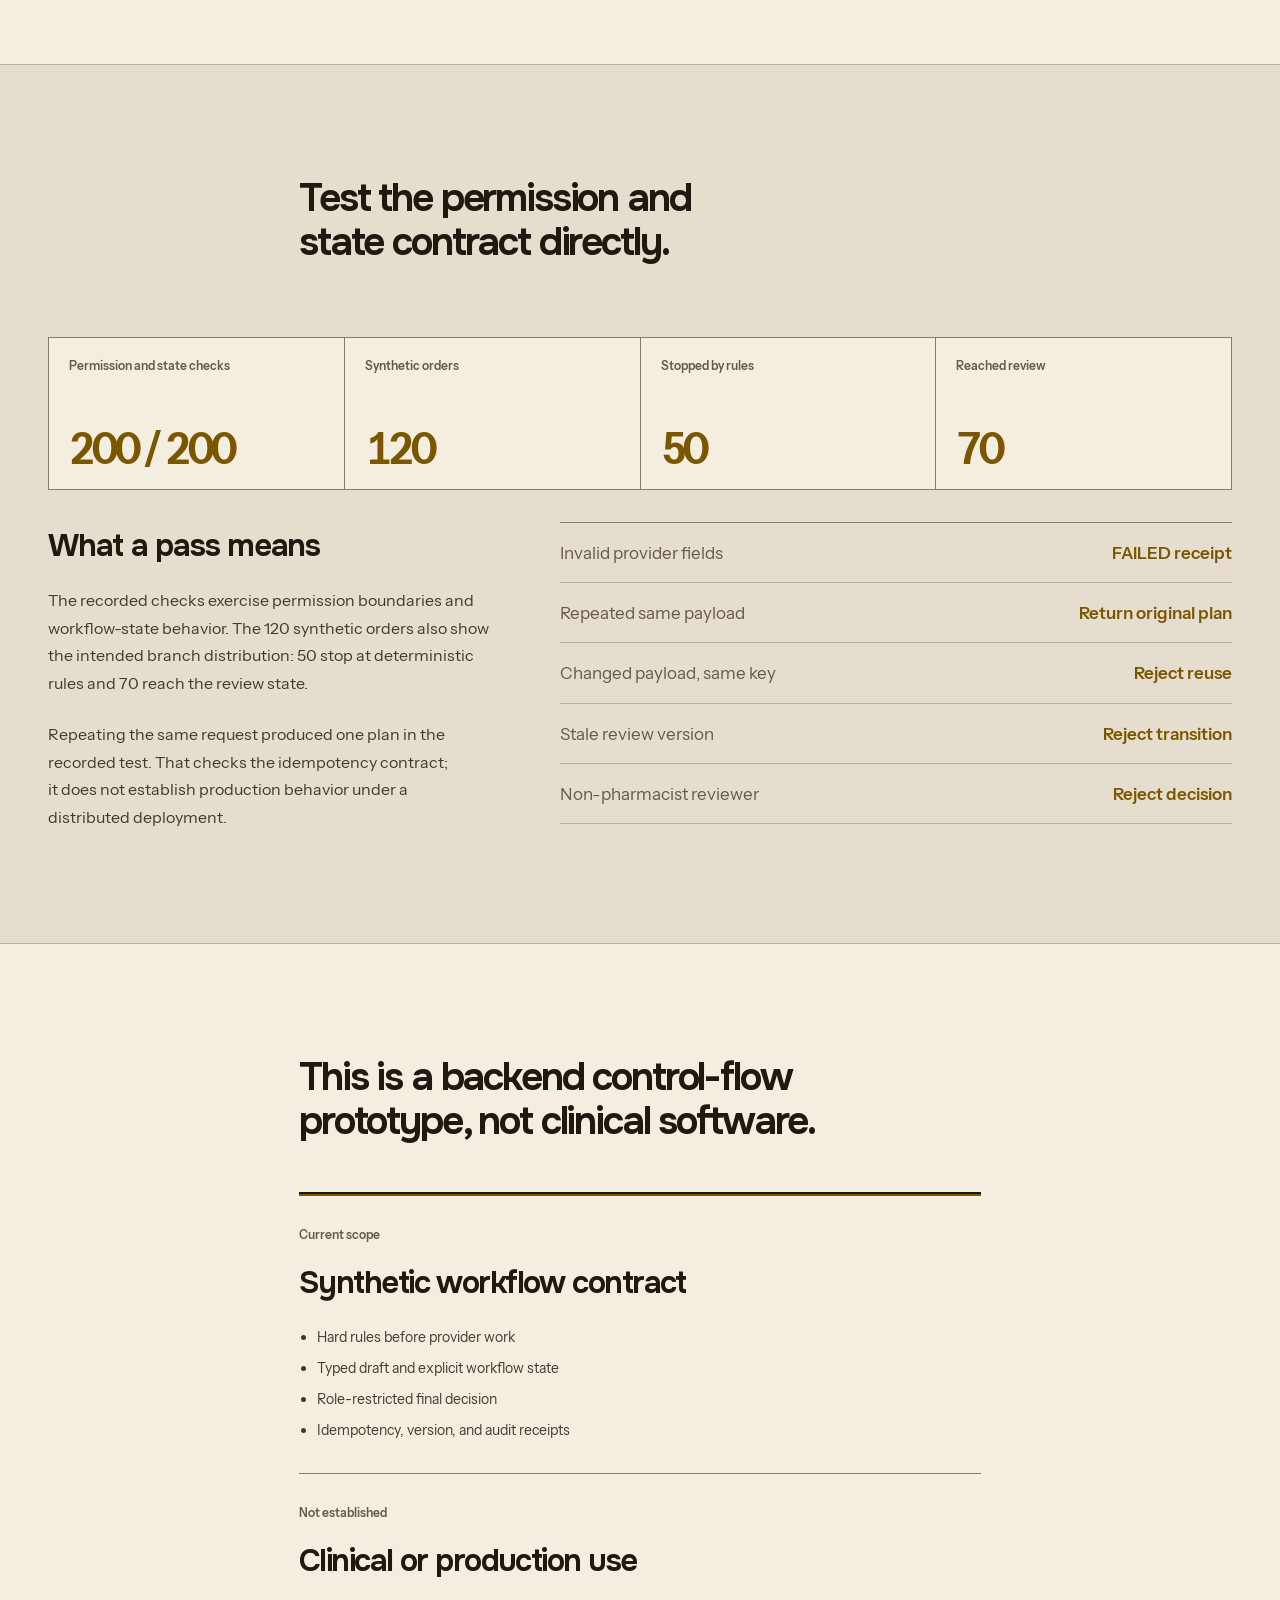
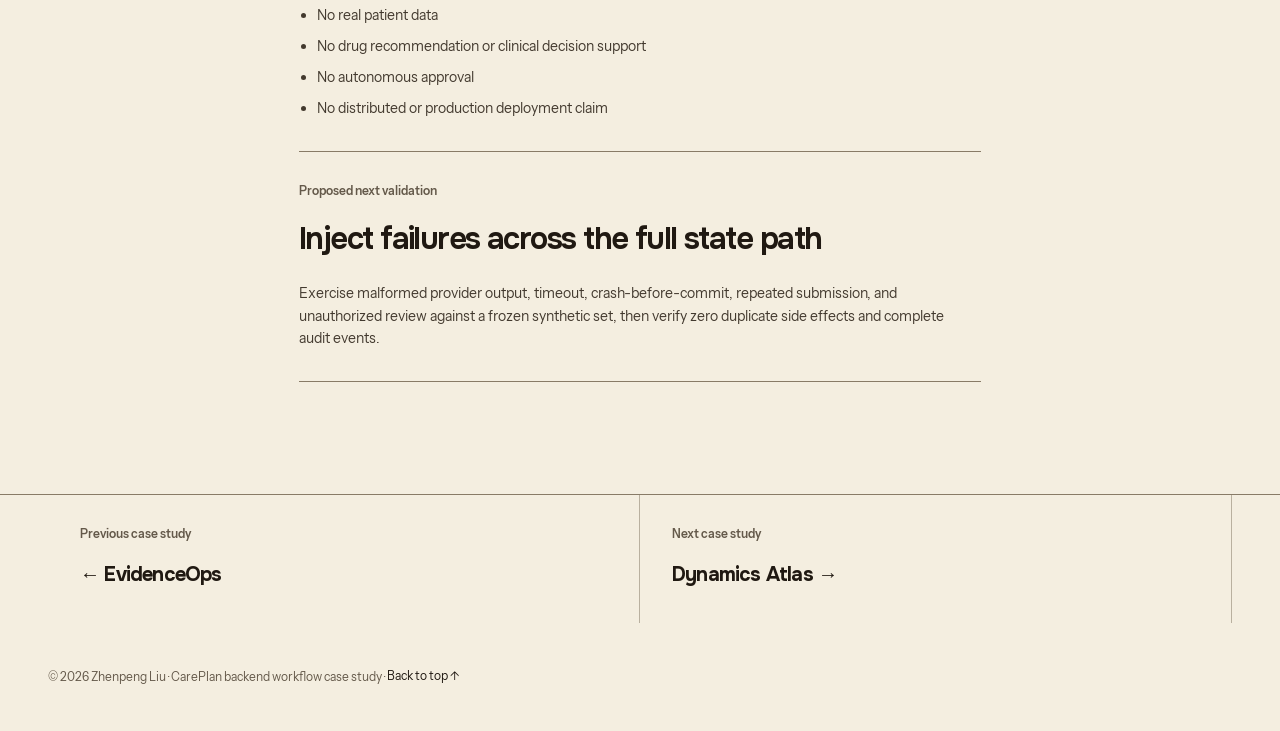
<file: projects/careplan.html>
<!doctype html>
<html lang="en">
<head>
  <meta charset="utf-8">
  <meta name="viewport" content="width=device-width, initial-scale=1">
  <title>CarePlan Backend Case Study — Zhenpeng Liu</title>
  <meta name="description" content="How CarePlan keeps synthetic AI drafting behind deterministic rules, durable state, idempotency, and pharmacist-role review.">
  <meta name="theme-color" content="#f1ece0">
  <meta name="color-scheme" content="light">
  <link rel="icon" href="../images/favicon.svg" type="image/svg+xml">
  <link rel="canonical" href="https://alex051107.github.io/personal-website/projects/careplan.html">
  <meta property="og:type" content="article">
  <meta property="og:title" content="CarePlan Backend Case Study — Zhenpeng Liu">
  <meta property="og:description" content="A synthetic backend workflow for rules, typed drafting, idempotency, and role-owned review.">
  <meta property="og:url" content="https://alex051107.github.io/personal-website/projects/careplan.html">
  <meta property="og:image" content="https://alex051107.github.io/personal-website/images/project-visuals/careplan-editorial.jpg">
  <meta property="og:image:alt" content="Editorial model of a synthetic order moving through rules, drafting, validation, and approval">
  <meta name="twitter:card" content="summary_large_image">
  <link rel="stylesheet" href="../css/styles.css?v=e2f5e62">
  <script defer src="../js/site-motion.js?v=455b717"></script>
  <script defer src="../js/project-films.js?v=e3c2a12"></script>
</head>
<body class="case-page case-page--coral">
  <div class="page-progress" aria-hidden="true"></div>
  <a class="skip-link" href="#main">Skip to content</a>
  <header class="site-header">
    <div class="site-header__inner">
      <a class="wordmark" href="../index.html#top" aria-label="Zhenpeng Liu, portfolio home">
        <span class="wordmark__initials">Zhenpeng Liu</span><span class="wordmark__index">刘振鹏</span>
      </a>
      <nav class="primary-nav" aria-label="Primary navigation">
        <a class="primary-nav__contact" href="mailto:liualex@unc.edu">Contact ↗</a>
      </nav>
    </div>
  </header>

  <main id="main">
    <article class="case-study" id="top">
      <header class="case-hero">
        <div class="section-shell case-hero__grid">
          <div class="case-hero__copy">
            <a class="case-back" href="../index.html#careplan">← All projects</a>
            <p class="eyebrow">Backend workflow case study · Synthetic prototype</p>
            <h1>CarePlan</h1>
            <p class="case-hero__lead">In a biomedical workflow, generating a plausible draft is only one step. The application still has to enforce eligibility, durable state, retries, and who may decide. CarePlan tests that control flow with synthetic data.</p>
            <div class="case-hero__actions">
              <a class="button button--primary" href="https://github.com/alex051107/projects/tree/main/careplan_workflow_harness" target="_blank" rel="noopener noreferrer">Open public harness <span aria-hidden="true">↗</span></a>
              <a class="button" href="#system">See control flow <span aria-hidden="true">↓</span></a>
            </div>
          </div>
          <figure class="case-hero__visual project-film project-film--compact" data-project-plate="careplan" data-project-film data-film-duration="10" data-film-state="paused">
            <div class="project-film__media">
              <video muted loop playsinline preload="none" poster="../videos/project-films/careplan-poster.jpg" aria-label="CarePlan workflow film">
                <source src="../videos/project-films/careplan.mp4" type="video/mp4">
              </video>
              <div class="project-film__label"><span>10-second system film</span><strong>Order → bounded draft → human decision</strong></div>
              <button class="project-film__toggle" type="button" data-film-toggle aria-pressed="true" aria-label="Pause CarePlan film"><span>Pause motion</span></button>
              <div class="project-film__progress" aria-hidden="true"><i data-film-progress></i></div>
            </div>
            <figcaption><strong>Input</strong> synthetic order · <strong>AI worker</strong> drafts · <strong>Output</strong> review-pending state that only a reviewer can decide.</figcaption>
            <span class="visually-hidden" data-film-status aria-live="polite">Film loops automatically.</span>
          </figure>
        </div>
      </header>

      <section class="case-glance section-shell" aria-labelledby="glance-title">
        <h2 id="glance-title" class="visually-hidden">Project at a glance</h2>
        <dl>
          <div><dt>Type</dt><dd>Synthetic backend workflow</dd></div>
          <div><dt>Time</dt><dd>Feb 2026—Present</dd></div>
          <div><dt>My work shown here</dt><dd>State machine, backend controls, failure tests</dd></div>
          <div><dt>Core problem</dt><dd>Model output must not bypass rules or approval</dd></div>
          <div><dt>Recorded result</dt><dd>200/200 permission and state checks</dd></div>
          <div><dt>Stack</dt><dd>Django / DRF · PostgreSQL · Celery · Redis</dd></div>
        </dl>
      </section>

      <nav class="case-contents section-shell" aria-label="Case study contents">
        <p>In this case study</p>
        <a href="#problem">Problem</a>
        <a href="#system">System</a>
        <a href="#decisions">Decisions</a>
        <a href="#evaluation">Evaluation</a>
        <a href="#scope">Scope</a>
      </nav>

      <section class="case-section section-shell" id="problem">
        <header class="case-section__label" data-reveal="rise">
          <p>01 / Problem</p>
          <h2>Biomedical AI needs a controlled workflow around the draft.</h2>
        </header>
        <div class="case-section__body prose" data-reveal="rise">
          <p>A model response can arrive late, use the wrong fields, repeat a previous request, or contain language that looks like an approval. If the application treats that response as the final record, a provider failure becomes a workflow failure.</p>
          <p>CarePlan separates four responsibilities. Deterministic rules decide whether a synthetic order can proceed. The model fills a typed draft. Server code validates the fields and state transition. A reviewer account with the pharmacist role owns the final decision inside the prototype.</p>
          <aside class="case-callout">
            <p class="case-callout__label">Design question</p>
            <p>Which decisions must remain deterministic when a model participates in a workflow with state, permissions, retries, and human review?</p>
          </aside>
        </div>
      </section>

      <section class="case-section case-section--tinted" id="system">
        <header class="case-section__label section-shell" data-reveal="rise">
          <p>02 / System</p>
          <h2>Model output enters a queue, not an approval state.</h2>
        </header>
        <div class="section-shell case-section__wide">
          <figure class="project-diagram" aria-labelledby="careplan-flow-caption" data-reveal="rise">
            <div class="project-diagram__canvas">
              <p class="project-diagram__context"><span>Implemented workflow</span><span>Synthetic portfolio data · no clinical use</span></p>
              <ol class="project-diagram__route project-diagram__route--seven" aria-label="CarePlan workflow from a synthetic order through hard stops, queued drafting, typed validation, and pharmacist-role review">
                <li><small>Input</small><strong>Synthetic order</strong></li>
                <li class="project-diagram__gate"><small>Rules</small><strong>Hard stops</strong><span class="project-diagram__branch"><code>REJECTED</code></span></li>
                <li><small>State</small><strong><code>DRAFT_QUEUED</code></strong></li>
                <li><small>Provider</small><strong><code>DRAFTING</code></strong></li>
                <li class="project-diagram__gate"><small>Validate</small><strong>Schema + version</strong><span class="project-diagram__branch"><code>FAILED</code></span></li>
                <li><small>State</small><strong><code>REVIEW_PENDING</code></strong></li>
                <li><small>Reviewer</small><strong><code>APPROVED</code> / <code>REJECTED</code></strong></li>
              </ol>
            </div>
            <figcaption id="careplan-flow-caption">A valid provider response can reach <code>REVIEW_PENDING</code>. It cannot contain an approval field or move itself into an approved state.</figcaption>
          </figure>

          <div class="surface-grid" data-reveal="pop">
            <article>
              <p class="surface-grid__label">Local prototype</p>
              <h3>Stateful application path</h3>
              <p>The application design uses a backend state machine, persisted records, queued drafting, schema validation, role checks, idempotency, retry limits, and audit receipts.</p>
              <p class="surface-grid__note">The stack shown on the portfolio is Django / DRF, PostgreSQL, Celery, Redis, and OpenTelemetry.</p>
            </article>
            <article>
              <p class="surface-grid__label">Public surface</p>
              <h3>Deterministic control-plane harness</h3>
              <p>The public Python harness distills the workflow contract with synthetic inputs and SQLite. It demonstrates state, idempotency, schema, version, reviewer-role, and receipt behavior without publishing private repository history.</p>
              <p class="surface-grid__note">The harness does not contact a model service and is not a distributed-deployment claim.</p>
            </article>
          </div>
        </div>
      </section>

      <section class="case-section section-shell" id="decisions">
        <header class="case-section__label" data-reveal="rise">
          <p>03 / Decisions</p>
          <h2>The backend owns the decisions that must repeat exactly.</h2>
        </header>
        <div class="case-section__body decision-stack">
          <article class="decision-card" data-reveal="pop">
            <p class="decision-card__index">Decision 01</p>
            <h3>Run hard stops before drafting.</h3>
            <dl>
              <div><dt>Why</dt><dd>An ineligible synthetic order should not consume a provider call or enter a review queue.</dd></div>
              <div><dt>Alternative considered</dt><dd>Let the model interpret every order first and ask it whether the order should proceed.</dd></div>
              <div><dt>Trade-off</dt><dd>Rules require explicit maintenance, but the same input produces the same stop before model behavior can affect it.</dd></div>
            </dl>
          </article>
          <article class="decision-card" data-reveal="pop">
            <p class="decision-card__index">Decision 02</p>
            <h3>Persist state and require an expected version.</h3>
            <dl>
              <div><dt>Why</dt><dd>A delayed provider response or second reviewer must not overwrite a newer workflow decision.</dd></div>
              <div><dt>Alternative considered</dt><dd>Store only the final plan and infer the path from logs after a failure.</dd></div>
              <div><dt>Trade-off</dt><dd>More transitions and version checks are stored, but stale work fails instead of silently changing the record.</dd></div>
            </dl>
          </article>
          <article class="decision-card" data-reveal="pop">
            <p class="decision-card__index">Decision 03</p>
            <h3>Make repeated requests idempotent.</h3>
            <dl>
              <div><dt>Why</dt><dd>Network retries and repeated clicks should not create multiple plans or duplicate downstream jobs.</dd></div>
              <div><dt>Alternative considered</dt><dd>Create a new plan for every submission and deduplicate later.</dd></div>
              <div><dt>Trade-off</dt><dd>The server must bind an idempotency key to the original payload, but a same-key retry returns the same plan while changed reuse is rejected.</dd></div>
            </dl>
          </article>
          <article class="decision-card" data-reveal="pop">
            <p class="decision-card__index">Decision 04</p>
            <h3>Remove approval from the provider schema.</h3>
            <dl>
              <div><dt>Why</dt><dd>A model should not be able to grant itself authority by emitting a plausible field.</dd></div>
              <div><dt>Alternative considered</dt><dd>Accept a free-form plan and filter approval language after generation.</dd></div>
              <div><dt>Trade-off</dt><dd>The provider can fill fewer fields, but the schema itself prevents an approval transition from entering through model output.</dd></div>
            </dl>
          </article>
        </div>
      </section>

      <section class="case-section case-section--tinted" id="evaluation">
        <header class="case-section__label section-shell" data-reveal="rise">
          <p>04 / Evaluation</p>
          <h2>Test the permission and state contract directly.</h2>
        </header>
        <div class="section-shell case-section__wide">
          <div class="metric-band metric-band--careplan" data-reveal="pop">
            <div><span>Permission and state checks</span><strong>200 / 200</strong></div>
            <div><span>Synthetic orders</span><strong>120</strong></div>
            <div><span>Stopped by rules</span><strong>50</strong></div>
            <div><span>Reached review</span><strong>70</strong></div>
          </div>

          <div class="evaluation-grid">
            <div class="prose" data-reveal="rise">
              <h3>What a pass means</h3>
              <p>The recorded checks exercise permission boundaries and workflow-state behavior. The 120 synthetic orders also show the intended branch distribution: 50 stop at deterministic rules and 70 reach the review state.</p>
              <p>Repeating the same request produced one plan in the recorded test. That checks the idempotency contract; it does not establish production behavior under a distributed deployment.</p>
            </div>
            <div class="behavior-table" data-reveal="pop">
              <div><span>Invalid provider fields</span><strong>FAILED receipt</strong></div>
              <div><span>Repeated same payload</span><strong>Return original plan</strong></div>
              <div><span>Changed payload, same key</span><strong>Reject reuse</strong></div>
              <div><span>Stale review version</span><strong>Reject transition</strong></div>
              <div><span>Non-pharmacist reviewer</span><strong>Reject decision</strong></div>
            </div>
          </div>
        </div>
      </section>

      <section class="case-section section-shell" id="scope">
        <header class="case-section__label" data-reveal="rise">
          <p>05 / Scope</p>
          <h2>This is a backend control-flow prototype, not clinical software.</h2>
        </header>
        <div class="case-section__body scope-grid">
          <article class="scope-card scope-card--current" data-reveal="pop">
            <p class="scope-card__label">Current scope</p>
            <h3>Synthetic workflow contract</h3>
            <ul>
              <li>Hard rules before provider work</li>
              <li>Typed draft and explicit workflow state</li>
              <li>Role-restricted final decision</li>
              <li>Idempotency, version, and audit receipts</li>
            </ul>
          </article>
          <article class="scope-card" data-reveal="pop">
            <p class="scope-card__label">Not established</p>
            <h3>Clinical or production use</h3>
            <ul>
              <li>No real patient data</li>
              <li>No drug recommendation or clinical decision support</li>
              <li>No autonomous approval</li>
              <li>No distributed or production deployment claim</li>
            </ul>
          </article>
          <article class="scope-card scope-card--next" data-reveal="pop">
            <p class="scope-card__label">Proposed next validation</p>
            <h3>Inject failures across the full state path</h3>
            <p>Exercise malformed provider output, timeout, crash-before-commit, repeated submission, and unauthorized review against a frozen synthetic set, then verify zero duplicate side effects and complete audit events.</p>
          </article>
        </div>
      </section>
    </article>

    <nav class="case-pagination" aria-label="Project navigation">
      <div class="section-shell">
        <a href="evidenceops.html"><span>Previous case study</span><strong>← EvidenceOps</strong></a>
        <a href="../research/dynamics-atlas.html"><span>Next case study</span><strong>Dynamics Atlas →</strong></a>
      </div>
    </nav>
  </main>

  <footer class="site-footer">
    <div class="section-shell site-footer__inner">
      <p>© 2026 Zhenpeng Liu · CarePlan backend workflow case study · <a href="#top">Back to top ↑</a></p>
    </div>
  </footer>
</body>
</html>
</file>
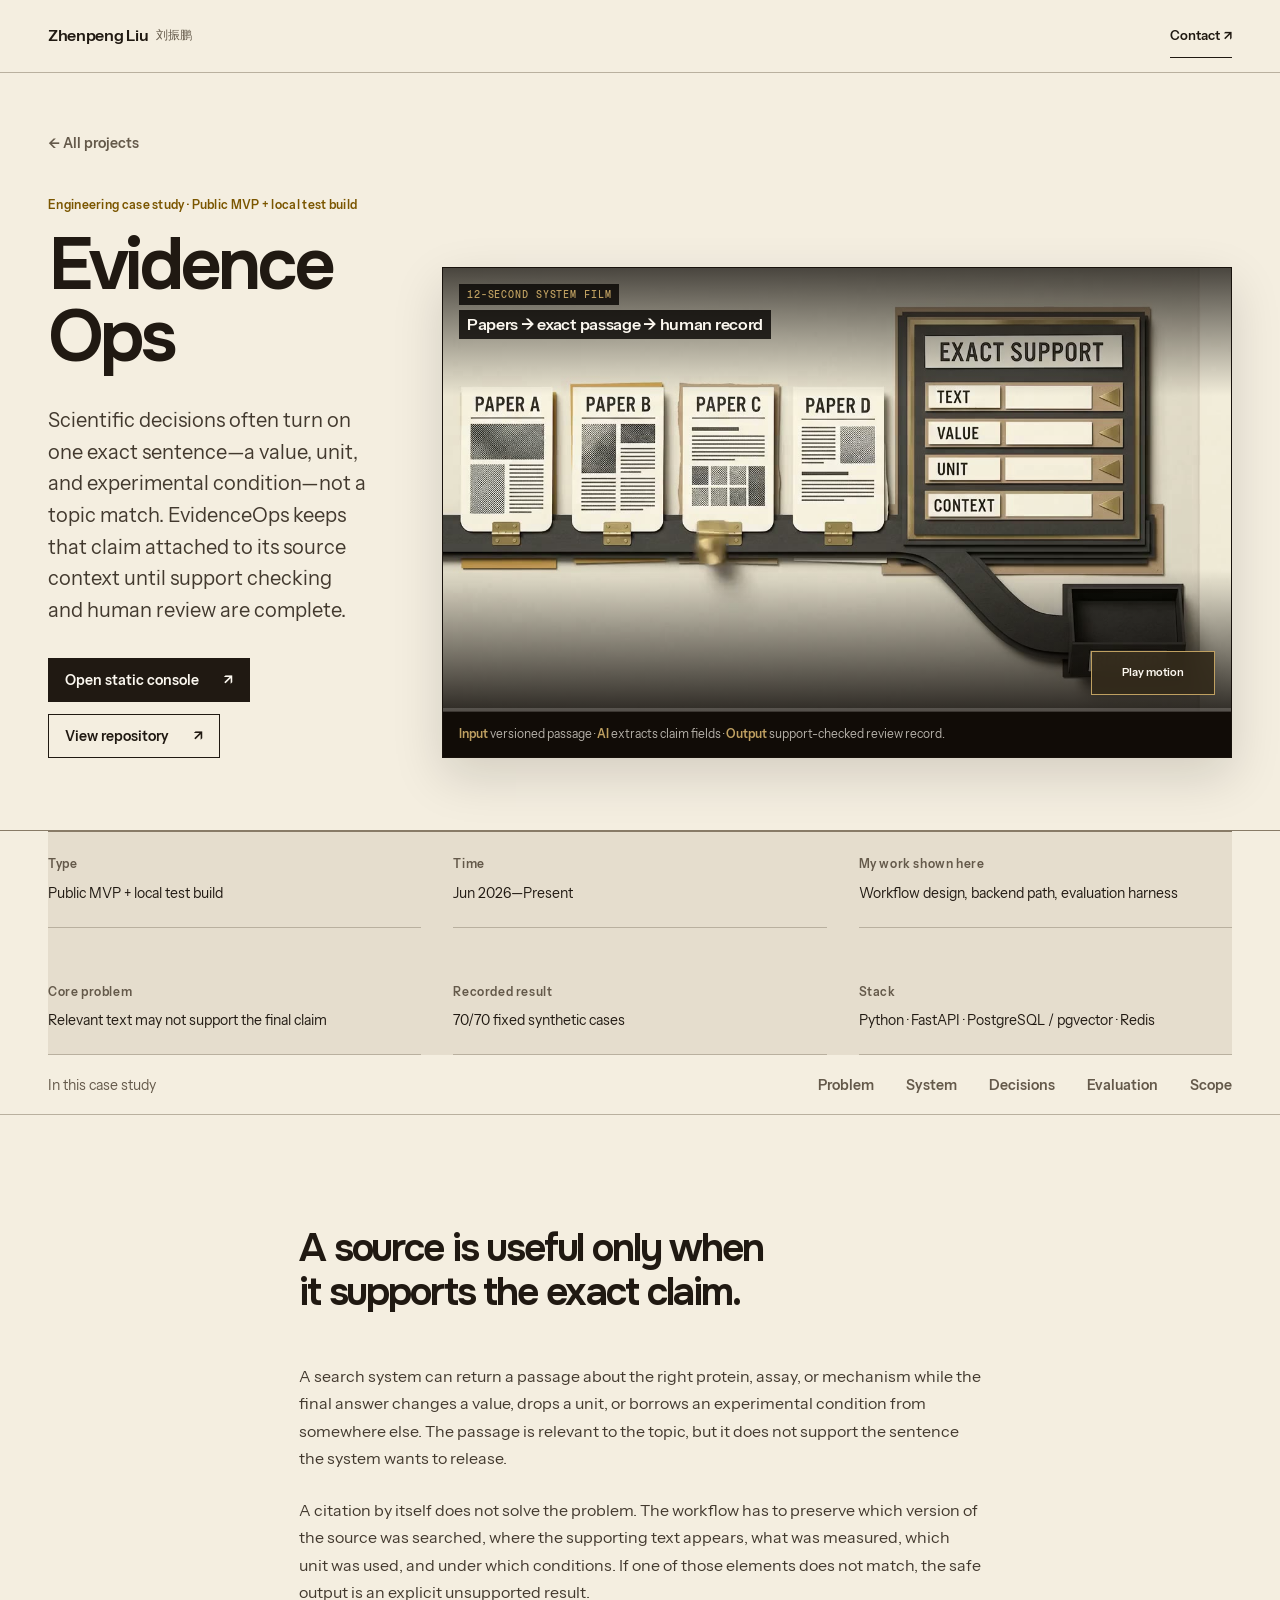
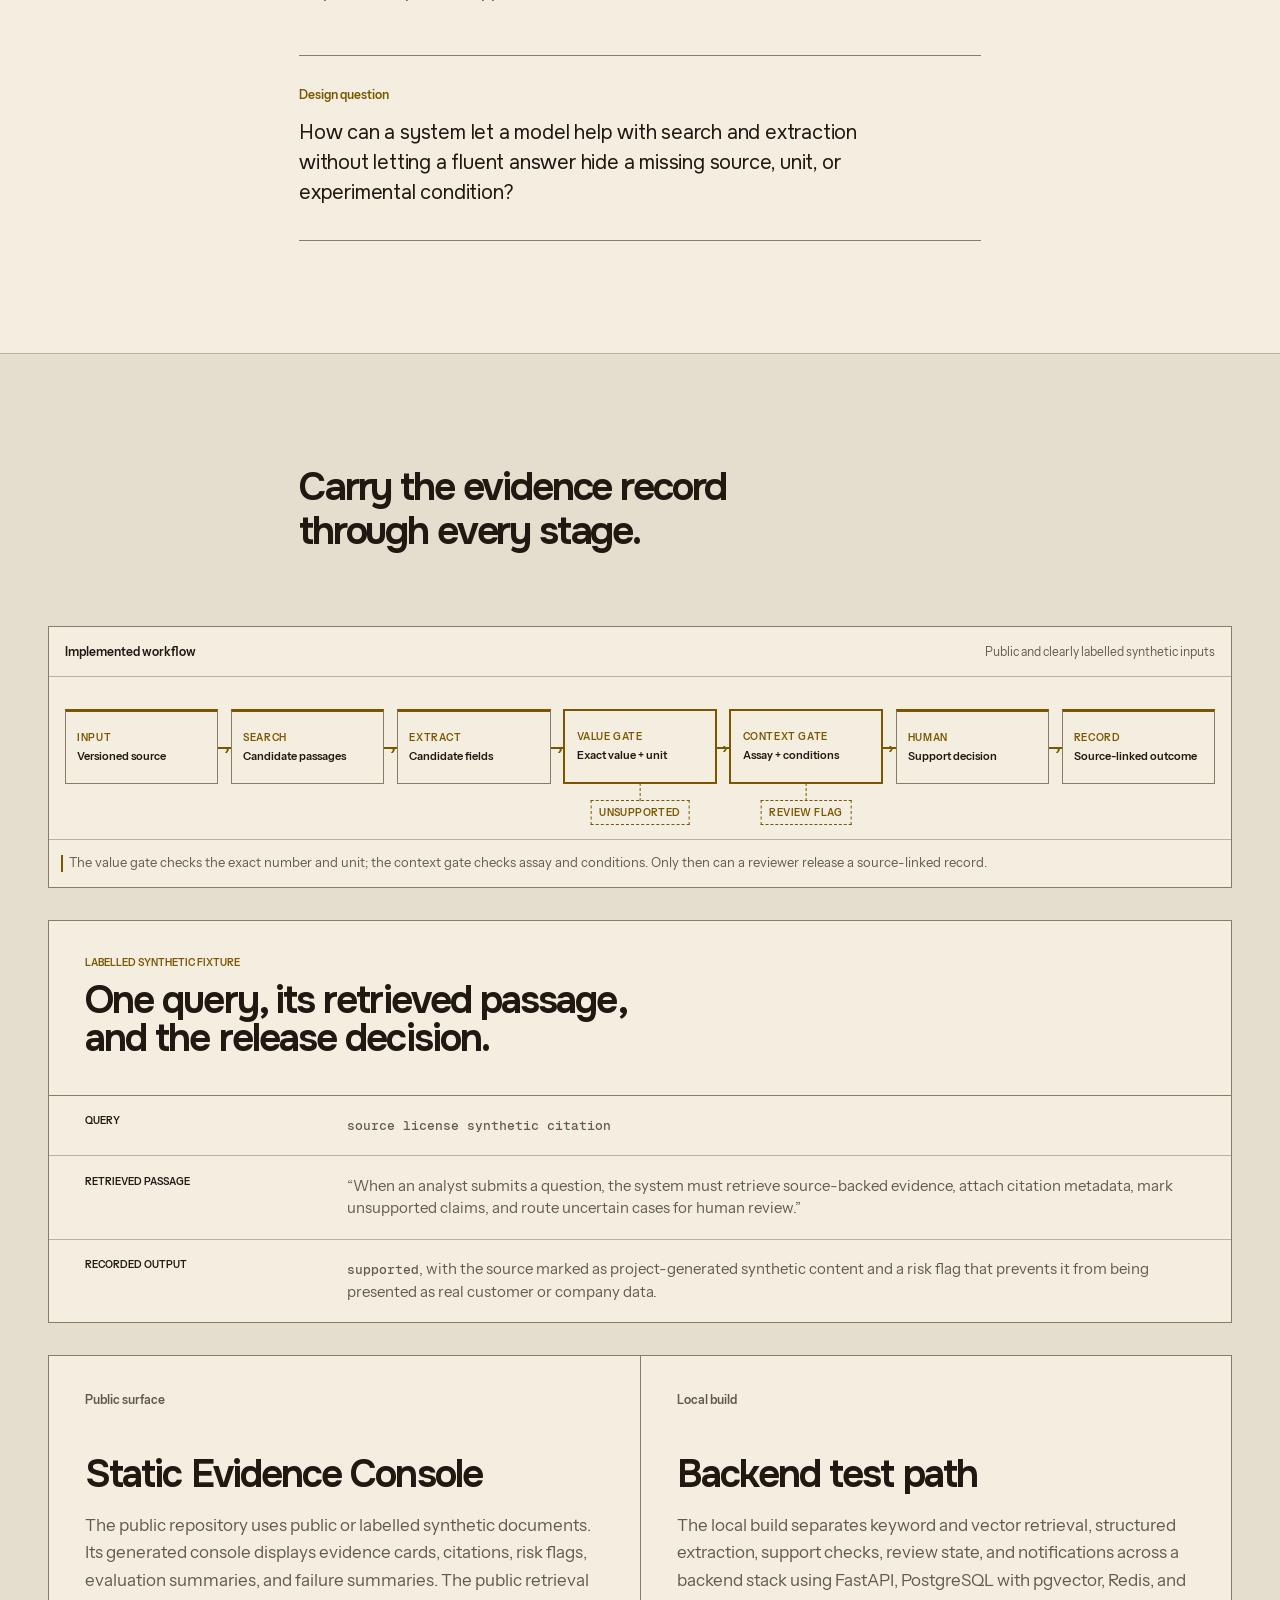
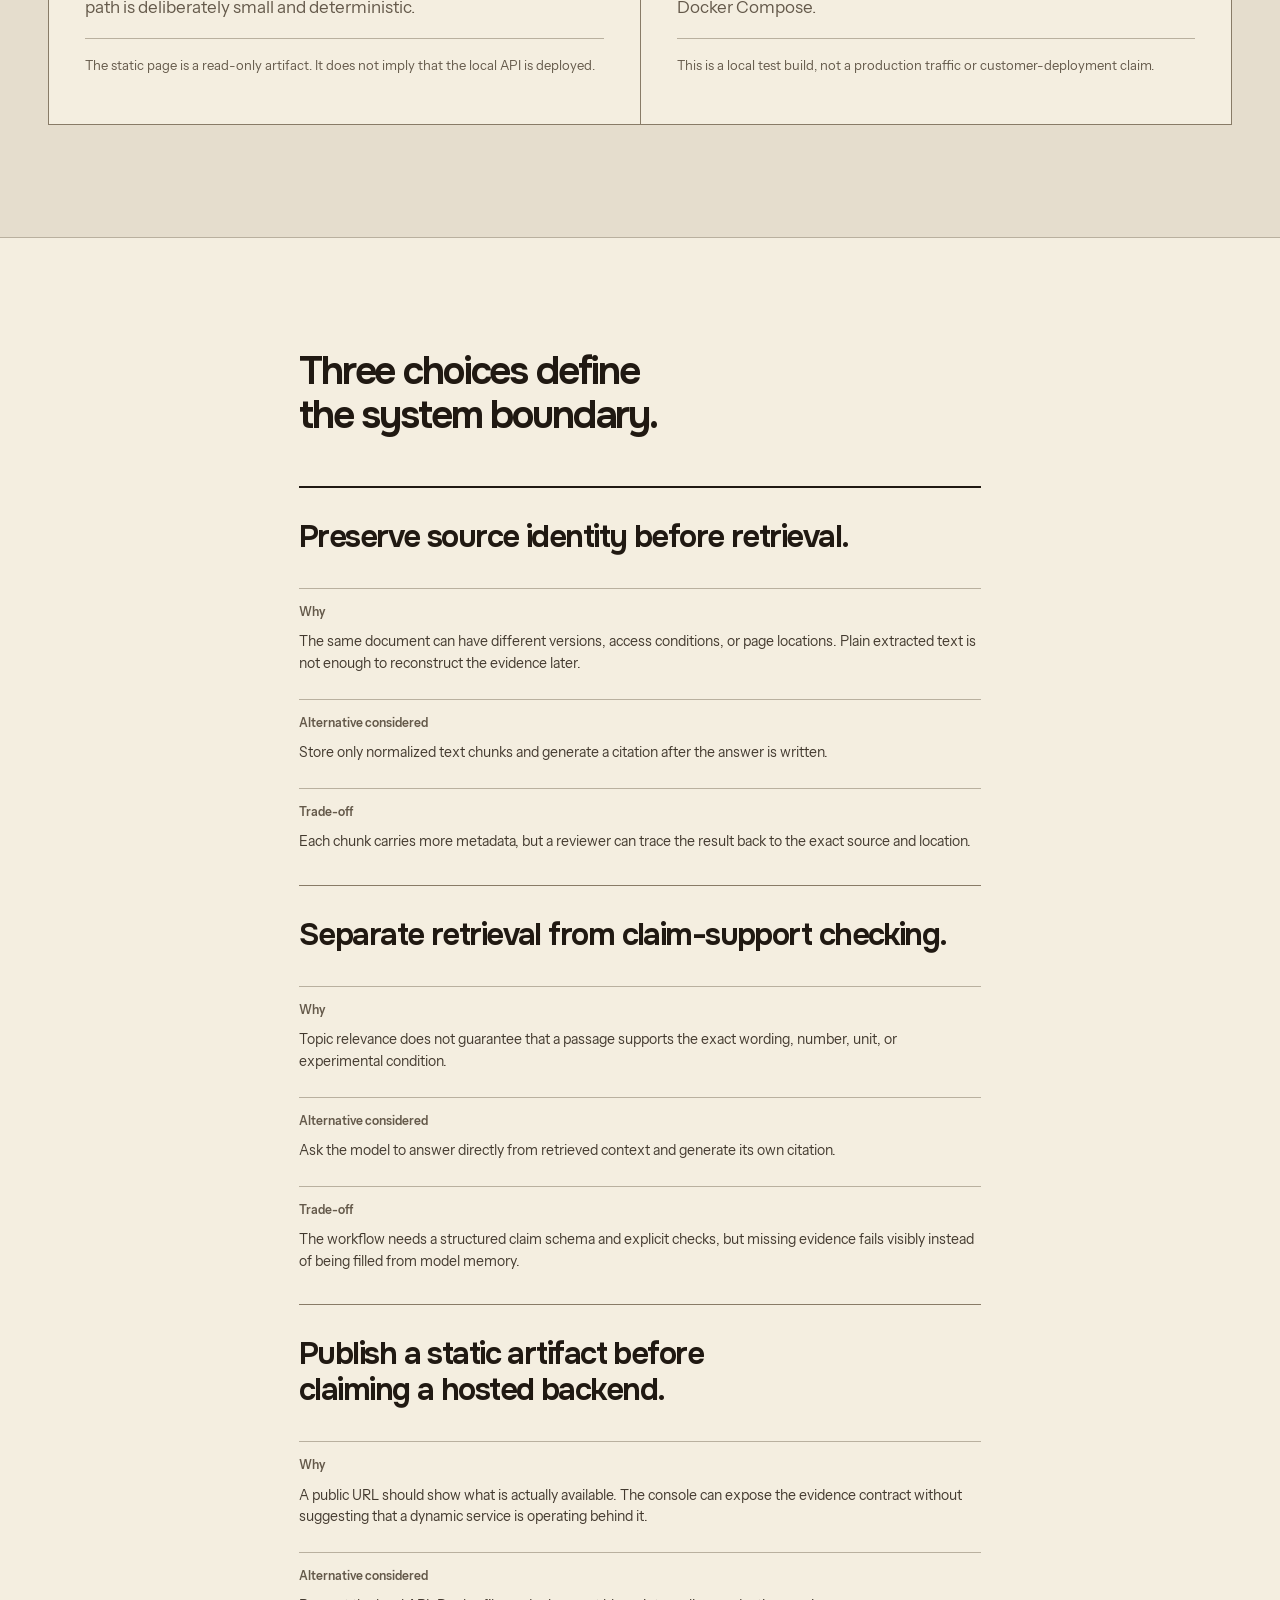
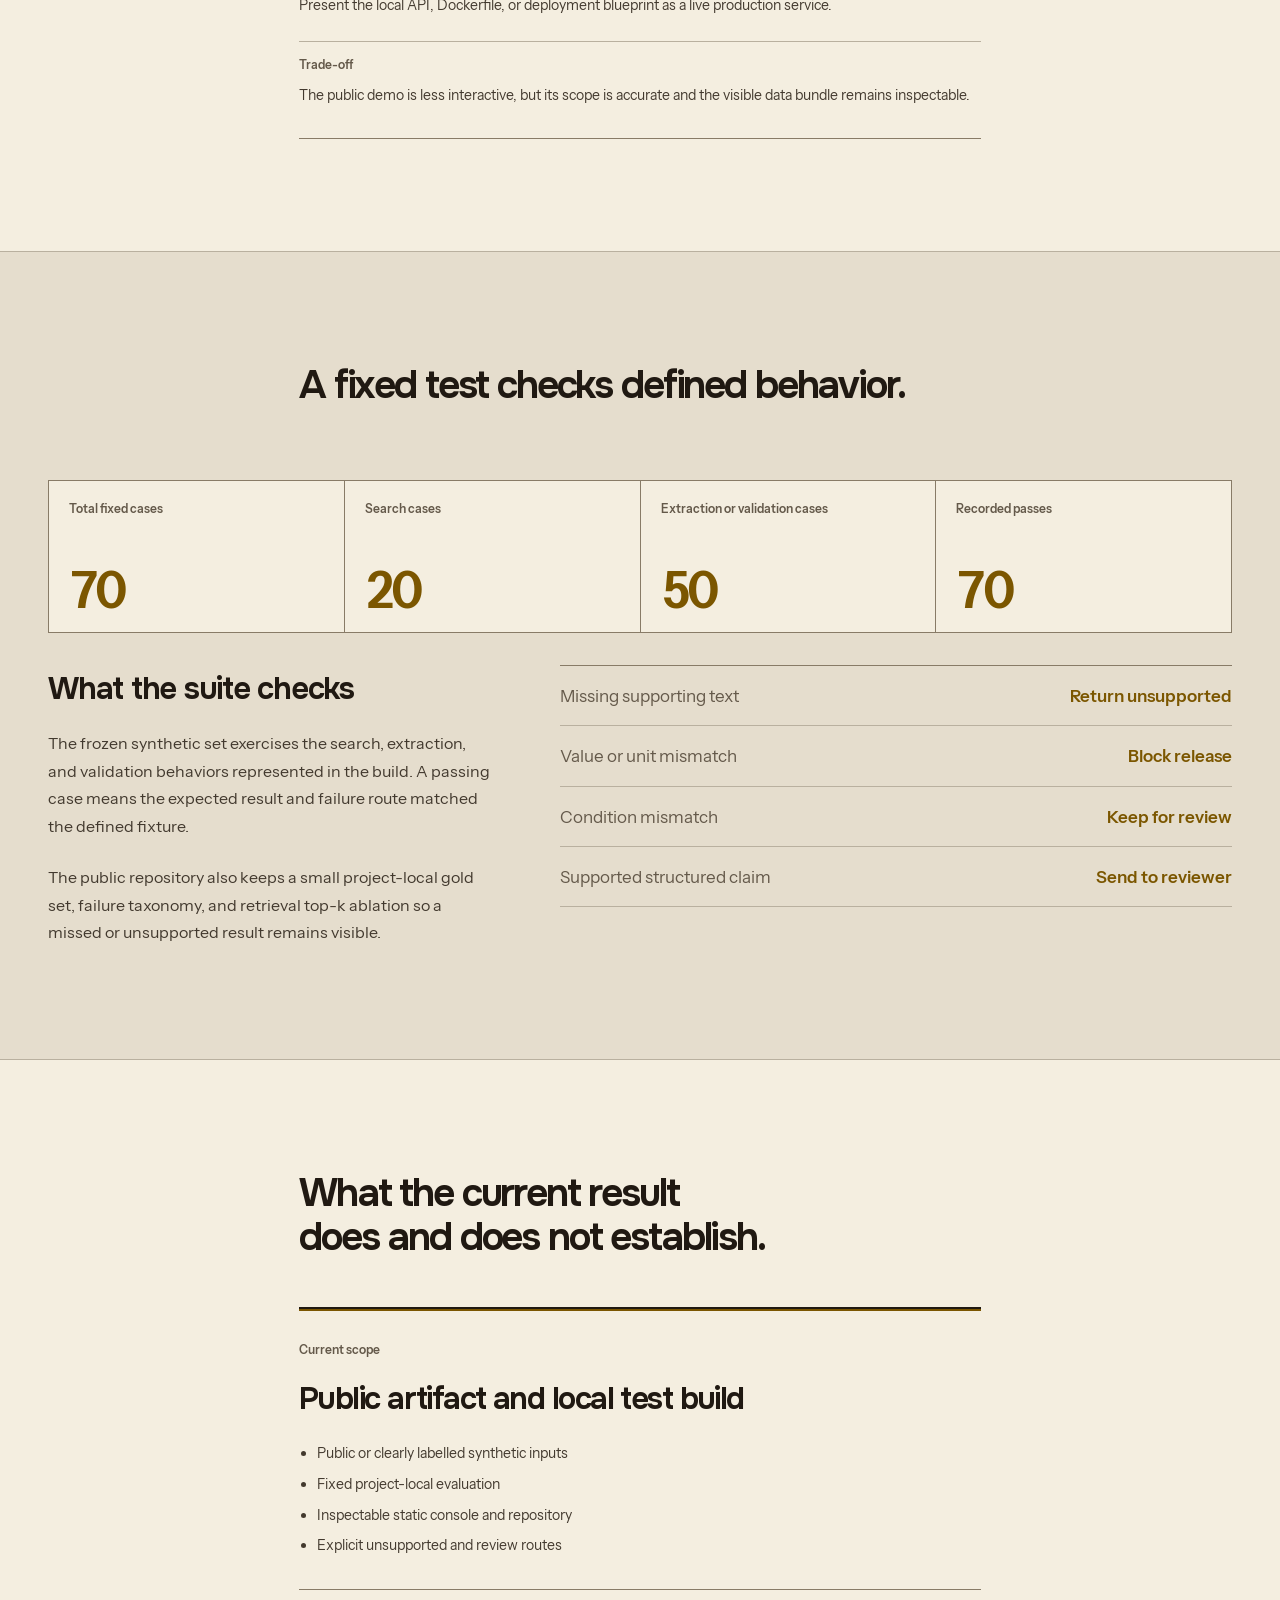
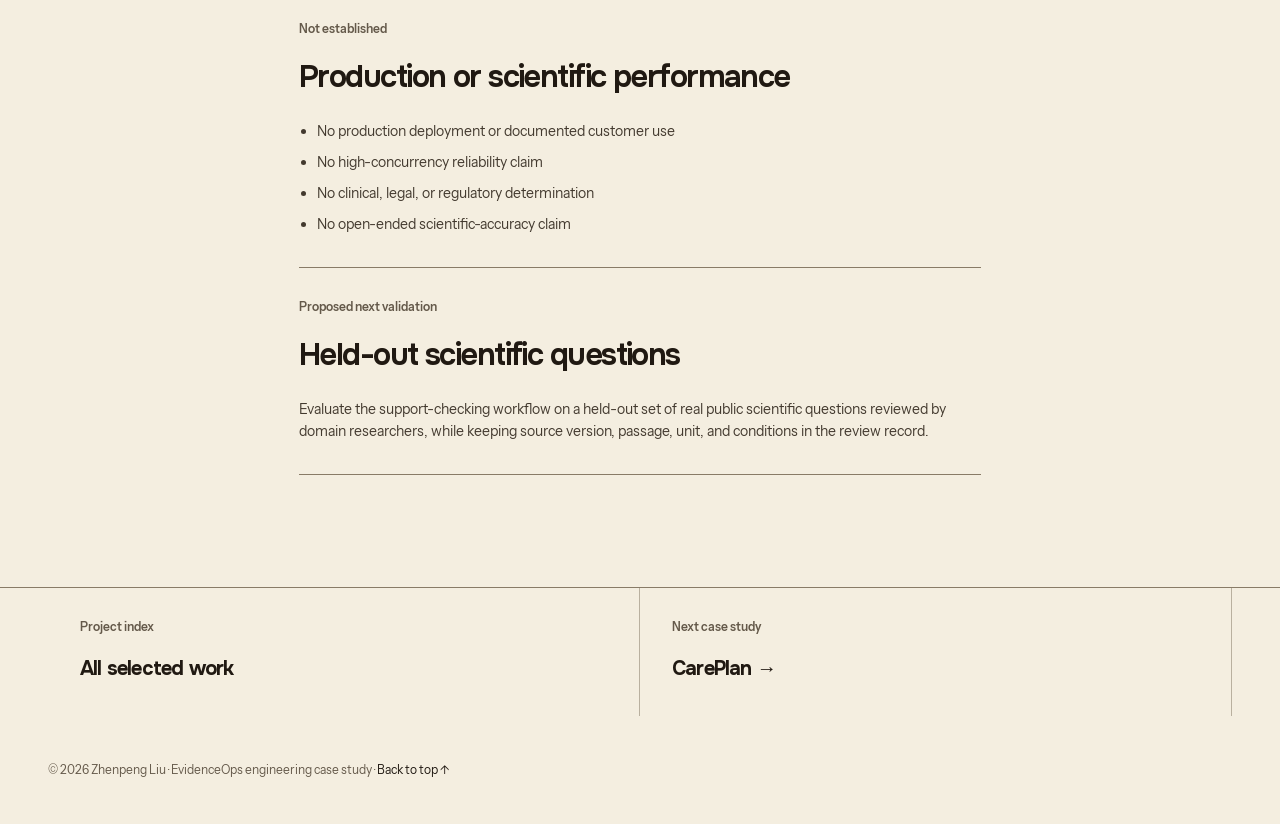
<file: projects/evidenceops.html>
<!doctype html>
<html lang="en">
<head>
  <meta charset="utf-8">
  <meta name="viewport" content="width=device-width, initial-scale=1">
  <title>EvidenceOps Case Study — Zhenpeng Liu</title>
  <meta name="description" content="How EvidenceOps separates retrieval from scientific claim support, preserves source context, and reports a fixed 70-case synthetic evaluation.">
  <meta name="theme-color" content="#f1ece0">
  <meta name="color-scheme" content="light">
  <link rel="icon" href="../images/favicon.svg" type="image/svg+xml">
  <link rel="canonical" href="https://alex051107.github.io/personal-website/projects/evidenceops.html">
  <meta property="og:type" content="article">
  <meta property="og:title" content="EvidenceOps Case Study — Zhenpeng Liu">
  <meta property="og:description" content="Retrieval, structured claim records, support checks, and human review.">
  <meta property="og:url" content="https://alex051107.github.io/personal-website/projects/evidenceops.html">
  <meta property="og:image" content="https://alex051107.github.io/personal-website/images/project-visuals/evidenceops-editorial.jpg">
  <meta property="og:image:alt" content="Editorial model of a source passage remaining connected to a reviewed scientific claim">
  <meta name="twitter:card" content="summary_large_image">
  <link rel="stylesheet" href="../css/styles.css?v=e2f5e62">
  <script defer src="../js/site-motion.js?v=455b717"></script>
  <script defer src="../js/project-films.js?v=e3c2a12"></script>
</head>
<body class="case-page case-page--blue">
  <div class="page-progress" aria-hidden="true"></div>
  <a class="skip-link" href="#main">Skip to content</a>
  <header class="site-header">
    <div class="site-header__inner">
      <a class="wordmark" href="../index.html#top" aria-label="Zhenpeng Liu, portfolio home">
        <span class="wordmark__initials">Zhenpeng Liu</span><span class="wordmark__index">刘振鹏</span>
      </a>
      <nav class="primary-nav" aria-label="Primary navigation">
        <a class="primary-nav__contact" href="mailto:liualex@unc.edu">Contact ↗</a>
      </nav>
    </div>
  </header>

  <main id="main">
    <article class="case-study" id="top">
      <header class="case-hero">
        <div class="section-shell case-hero__grid">
          <div class="case-hero__copy">
            <a class="case-back" href="../index.html#evidenceops">← All projects</a>
            <p class="eyebrow">Engineering case study · Public MVP + local test build</p>
            <h1>EvidenceOps</h1>
            <p class="case-hero__lead">Scientific decisions often turn on one exact sentence—a value, unit, and experimental condition—not a topic match. EvidenceOps keeps that claim attached to its source context until support checking and human review are complete.</p>
            <div class="case-hero__actions">
              <a class="button button--primary" href="https://alex051107.github.io/evidenceops-public-mvp/" target="_blank" rel="noopener noreferrer">Open static console <span aria-hidden="true">↗</span></a>
              <a class="button" href="https://github.com/alex051107/evidenceops-public-mvp" target="_blank" rel="noopener noreferrer">View repository <span aria-hidden="true">↗</span></a>
            </div>
          </div>
          <figure class="case-hero__visual project-film project-film--compact" data-project-plate="evidenceops" data-project-film data-film-duration="12" data-film-state="paused">
            <div class="project-film__media">
              <video muted loop playsinline preload="none" poster="../videos/project-films/evidenceops-poster.jpg" aria-label="EvidenceOps workflow film">
                <source src="../videos/project-films/evidenceops.mp4" type="video/mp4">
              </video>
              <div class="project-film__label"><span>12-second system film</span><strong>Papers → exact passage → human record</strong></div>
              <button class="project-film__toggle" type="button" data-film-toggle aria-pressed="true" aria-label="Pause EvidenceOps film"><span>Pause motion</span></button>
              <div class="project-film__progress" aria-hidden="true"><i data-film-progress></i></div>
            </div>
            <figcaption><strong>Input</strong> versioned passage · <strong>AI</strong> extracts claim fields · <strong>Output</strong> support-checked review record.</figcaption>
            <span class="visually-hidden" data-film-status aria-live="polite">Film loops automatically.</span>
          </figure>
        </div>
      </header>

      <section class="case-glance section-shell" aria-labelledby="glance-title">
        <h2 id="glance-title" class="visually-hidden">Project at a glance</h2>
        <dl>
          <div><dt>Type</dt><dd>Public MVP + local test build</dd></div>
          <div><dt>Time</dt><dd>Jun 2026—Present</dd></div>
          <div><dt>My work shown here</dt><dd>Workflow design, backend path, evaluation harness</dd></div>
          <div><dt>Core problem</dt><dd>Relevant text may not support the final claim</dd></div>
          <div><dt>Recorded result</dt><dd>70/70 fixed synthetic cases</dd></div>
          <div><dt>Stack</dt><dd>Python · FastAPI · PostgreSQL / pgvector · Redis</dd></div>
        </dl>
      </section>

      <nav class="case-contents section-shell" aria-label="Case study contents">
        <p>In this case study</p>
        <a href="#problem">Problem</a>
        <a href="#system">System</a>
        <a href="#decisions">Decisions</a>
        <a href="#evaluation">Evaluation</a>
        <a href="#scope">Scope</a>
      </nav>

      <section class="case-section section-shell" id="problem">
        <header class="case-section__label" data-reveal="rise">
          <p>01 / Problem</p>
          <h2>A source is useful only when it supports the exact claim.</h2>
        </header>
        <div class="case-section__body prose" data-reveal="rise">
          <p>A search system can return a passage about the right protein, assay, or mechanism while the final answer changes a value, drops a unit, or borrows an experimental condition from somewhere else. The passage is relevant to the topic, but it does not support the sentence the system wants to release.</p>
          <p>A citation by itself does not solve the problem. The workflow has to preserve which version of the source was searched, where the supporting text appears, what was measured, which unit was used, and under which conditions. If one of those elements does not match, the safe output is an explicit unsupported result.</p>
          <aside class="case-callout">
            <p class="case-callout__label">Design question</p>
            <p>How can a system let a model help with search and extraction without letting a fluent answer hide a missing source, unit, or experimental condition?</p>
          </aside>
        </div>
      </section>

      <section class="case-section case-section--tinted" id="system">
        <header class="case-section__label section-shell" data-reveal="rise">
          <p>02 / System</p>
          <h2>Carry the evidence record through every stage.</h2>
        </header>
        <div class="section-shell case-section__wide">
          <figure class="project-diagram" aria-labelledby="evidenceops-flow-caption" data-reveal="rise">
            <div class="project-diagram__canvas">
              <p class="project-diagram__context"><span>Implemented workflow</span><span>Public and clearly labelled synthetic inputs</span></p>
              <ol class="project-diagram__route project-diagram__route--seven" aria-label="EvidenceOps route from versioned source through extraction, exact value and context gates, human review, and durable record">
                <li><small>Input</small><strong>Versioned source</strong></li>
                <li><small>Search</small><strong>Candidate passages</strong></li>
                <li><small>Extract</small><strong>Candidate fields</strong></li>
                <li class="project-diagram__gate"><small>Value gate</small><strong>Exact value + unit</strong><span class="project-diagram__branch">Unsupported</span></li>
                <li class="project-diagram__gate"><small>Context gate</small><strong>Assay + conditions</strong><span class="project-diagram__branch">Review flag</span></li>
                <li><small>Human</small><strong>Support decision</strong></li>
                <li><small>Record</small><strong>Source-linked outcome</strong></li>
              </ol>
            </div>
            <figcaption id="evidenceops-flow-caption">The value gate checks the exact number and unit; the context gate checks assay and conditions. Only then can a reviewer release a source-linked record.</figcaption>
          </figure>

          <article class="fixture-example" data-reveal="pop" aria-labelledby="evidenceops-fixture-title">
            <header>
              <p>Labelled synthetic fixture</p>
              <h3 id="evidenceops-fixture-title">One query, its retrieved passage, and the release decision.</h3>
            </header>
            <dl>
              <div><dt>Query</dt><dd><code>source license synthetic citation</code></dd></div>
              <div><dt>Retrieved passage</dt><dd>“When an analyst submits a question, the system must retrieve source-backed evidence, attach citation metadata, mark unsupported claims, and route uncertain cases for human review.”</dd></div>
              <div><dt>Recorded output</dt><dd><code>supported</code>, with the source marked as project-generated synthetic content and a risk flag that prevents it from being presented as real customer or company data.</dd></div>
            </dl>
          </article>

          <div class="surface-grid" data-reveal="pop">
            <article>
              <p class="surface-grid__label">Public surface</p>
              <h3>Static Evidence Console</h3>
              <p>The public repository uses public or labelled synthetic documents. Its generated console displays evidence cards, citations, risk flags, evaluation summaries, and failure summaries. The public retrieval path is deliberately small and deterministic.</p>
              <p class="surface-grid__note">The static page is a read-only artifact. It does not imply that the local API is deployed.</p>
            </article>
            <article>
              <p class="surface-grid__label">Local build</p>
              <h3>Backend test path</h3>
              <p>The local build separates keyword and vector retrieval, structured extraction, support checks, review state, and notifications across a backend stack using FastAPI, PostgreSQL with pgvector, Redis, and Docker Compose.</p>
              <p class="surface-grid__note">This is a local test build, not a production traffic or customer-deployment claim.</p>
            </article>
          </div>
        </div>
      </section>

      <section class="case-section section-shell" id="decisions">
        <header class="case-section__label" data-reveal="rise">
          <p>03 / Decisions</p>
          <h2>Three choices define the system boundary.</h2>
        </header>
        <div class="case-section__body decision-stack">
          <article class="decision-card" data-reveal="pop">
            <p class="decision-card__index">Decision 01</p>
            <h3>Preserve source identity before retrieval.</h3>
            <dl>
              <div><dt>Why</dt><dd>The same document can have different versions, access conditions, or page locations. Plain extracted text is not enough to reconstruct the evidence later.</dd></div>
              <div><dt>Alternative considered</dt><dd>Store only normalized text chunks and generate a citation after the answer is written.</dd></div>
              <div><dt>Trade-off</dt><dd>Each chunk carries more metadata, but a reviewer can trace the result back to the exact source and location.</dd></div>
            </dl>
          </article>
          <article class="decision-card" data-reveal="pop">
            <p class="decision-card__index">Decision 02</p>
            <h3>Separate retrieval from claim-support checking.</h3>
            <dl>
              <div><dt>Why</dt><dd>Topic relevance does not guarantee that a passage supports the exact wording, number, unit, or experimental condition.</dd></div>
              <div><dt>Alternative considered</dt><dd>Ask the model to answer directly from retrieved context and generate its own citation.</dd></div>
              <div><dt>Trade-off</dt><dd>The workflow needs a structured claim schema and explicit checks, but missing evidence fails visibly instead of being filled from model memory.</dd></div>
            </dl>
          </article>
          <article class="decision-card" data-reveal="pop">
            <p class="decision-card__index">Decision 03</p>
            <h3>Publish a static artifact before claiming a hosted backend.</h3>
            <dl>
              <div><dt>Why</dt><dd>A public URL should show what is actually available. The console can expose the evidence contract without suggesting that a dynamic service is operating behind it.</dd></div>
              <div><dt>Alternative considered</dt><dd>Present the local API, Dockerfile, or deployment blueprint as a live production service.</dd></div>
              <div><dt>Trade-off</dt><dd>The public demo is less interactive, but its scope is accurate and the visible data bundle remains inspectable.</dd></div>
            </dl>
          </article>
        </div>
      </section>

      <section class="case-section case-section--tinted" id="evaluation">
        <header class="case-section__label section-shell" data-reveal="rise">
          <p>04 / Evaluation</p>
          <h2>A fixed test checks defined behavior.</h2>
        </header>
        <div class="section-shell case-section__wide">
          <div class="metric-band" data-reveal="pop">
            <div><span>Total fixed cases</span><strong>70</strong></div>
            <div><span>Search cases</span><strong>20</strong></div>
            <div><span>Extraction or validation cases</span><strong>50</strong></div>
            <div><span>Recorded passes</span><strong>70</strong></div>
          </div>

          <div class="evaluation-grid">
            <div class="prose" data-reveal="rise">
              <h3>What the suite checks</h3>
              <p>The frozen synthetic set exercises the search, extraction, and validation behaviors represented in the build. A passing case means the expected result and failure route matched the defined fixture.</p>
              <p>The public repository also keeps a small project-local gold set, failure taxonomy, and retrieval top-k ablation so a missed or unsupported result remains visible.</p>
            </div>
            <div class="behavior-table" data-reveal="pop">
              <div><span>Missing supporting text</span><strong>Return unsupported</strong></div>
              <div><span>Value or unit mismatch</span><strong>Block release</strong></div>
              <div><span>Condition mismatch</span><strong>Keep for review</strong></div>
              <div><span>Supported structured claim</span><strong>Send to reviewer</strong></div>
            </div>
          </div>
        </div>
      </section>

      <section class="case-section section-shell" id="scope">
        <header class="case-section__label" data-reveal="rise">
          <p>05 / Scope</p>
          <h2>What the current result does and does not establish.</h2>
        </header>
        <div class="case-section__body scope-grid">
          <article class="scope-card scope-card--current" data-reveal="pop">
            <p class="scope-card__label">Current scope</p>
            <h3>Public artifact and local test build</h3>
            <ul>
              <li>Public or clearly labelled synthetic inputs</li>
              <li>Fixed project-local evaluation</li>
              <li>Inspectable static console and repository</li>
              <li>Explicit unsupported and review routes</li>
            </ul>
          </article>
          <article class="scope-card" data-reveal="pop">
            <p class="scope-card__label">Not established</p>
            <h3>Production or scientific performance</h3>
            <ul>
              <li>No production deployment or documented customer use</li>
              <li>No high-concurrency reliability claim</li>
              <li>No clinical, legal, or regulatory determination</li>
              <li>No open-ended scientific-accuracy claim</li>
            </ul>
          </article>
          <article class="scope-card scope-card--next" data-reveal="pop">
            <p class="scope-card__label">Proposed next validation</p>
            <h3>Held-out scientific questions</h3>
            <p>Evaluate the support-checking workflow on a held-out set of real public scientific questions reviewed by domain researchers, while keeping source version, passage, unit, and conditions in the review record.</p>
          </article>
        </div>
      </section>
    </article>

    <nav class="case-pagination" aria-label="Project navigation">
      <div class="section-shell">
        <a href="../index.html#work"><span>Project index</span><strong>All selected work</strong></a>
        <a href="careplan.html"><span>Next case study</span><strong>CarePlan →</strong></a>
      </div>
    </nav>
  </main>

  <footer class="site-footer">
    <div class="section-shell site-footer__inner">
      <p>© 2026 Zhenpeng Liu · EvidenceOps engineering case study · <a href="#top">Back to top ↑</a></p>
    </div>
  </footer>
</body>
</html>
</file>
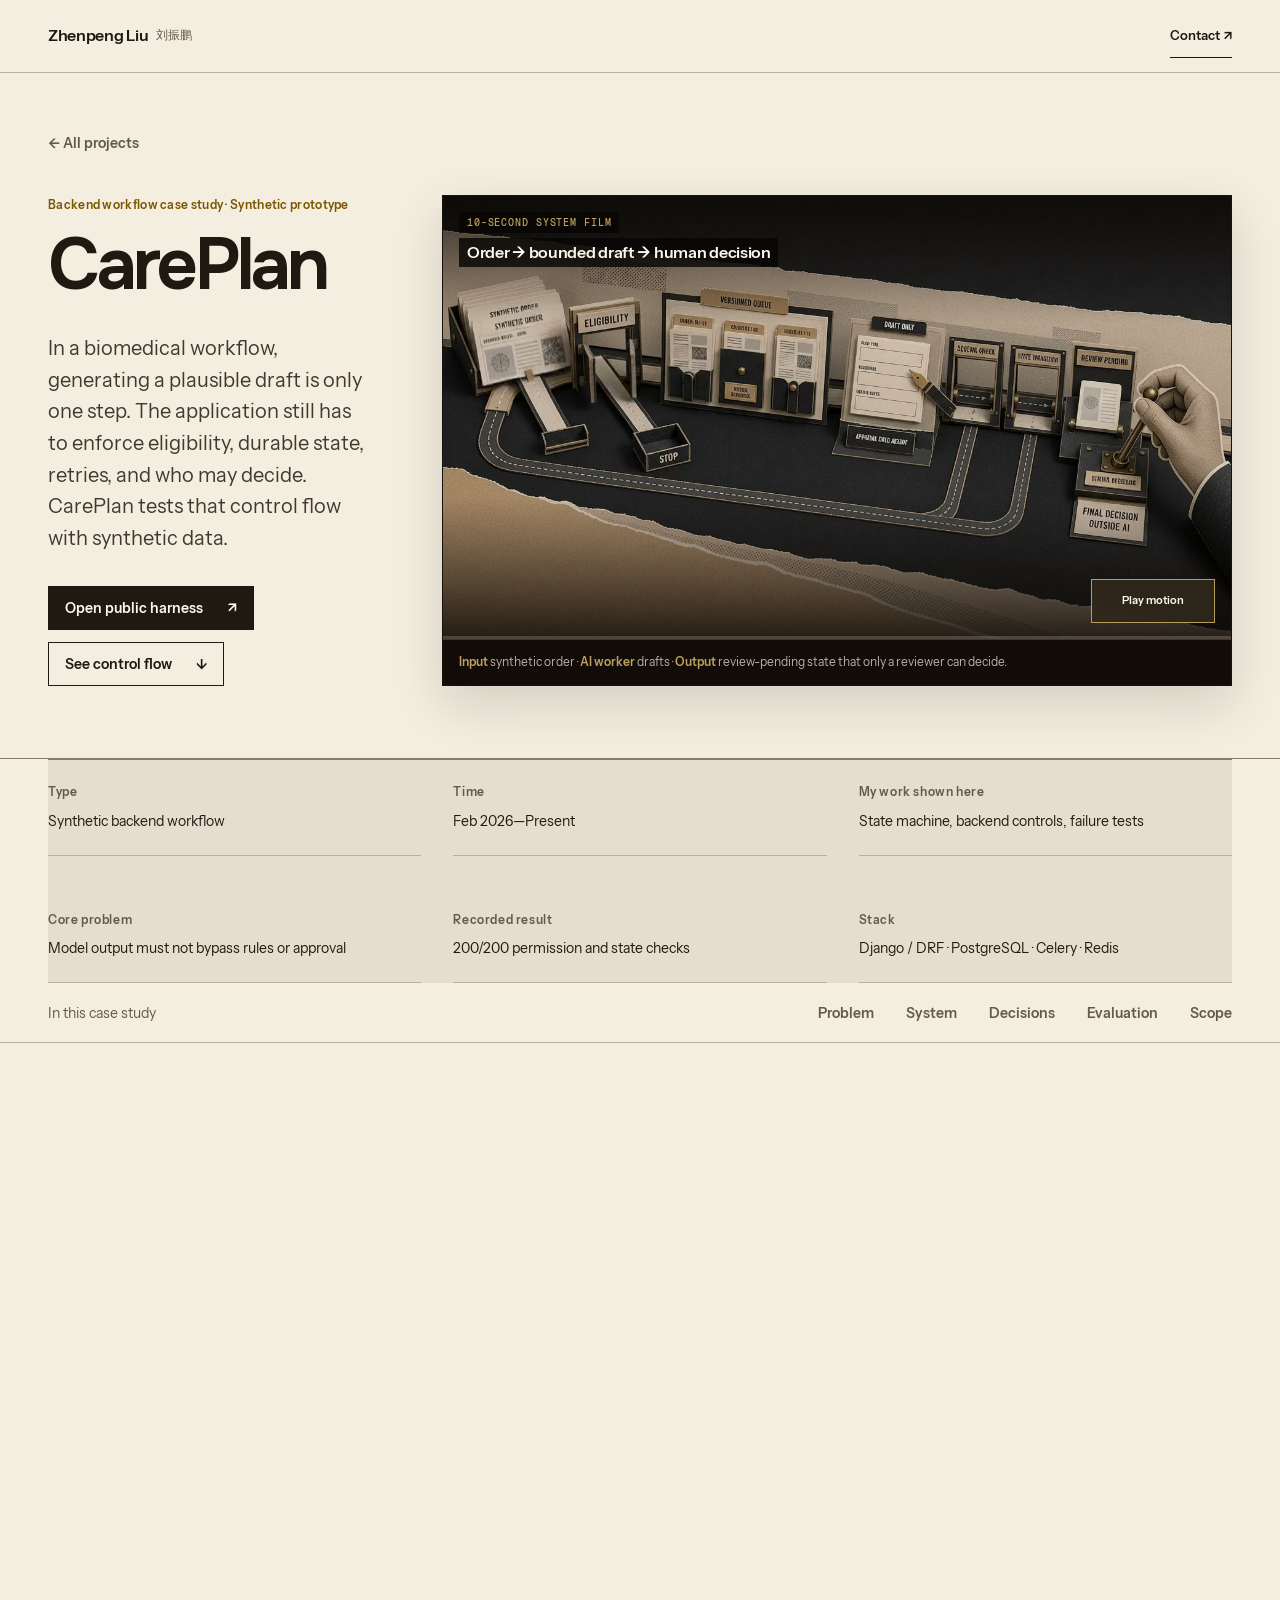
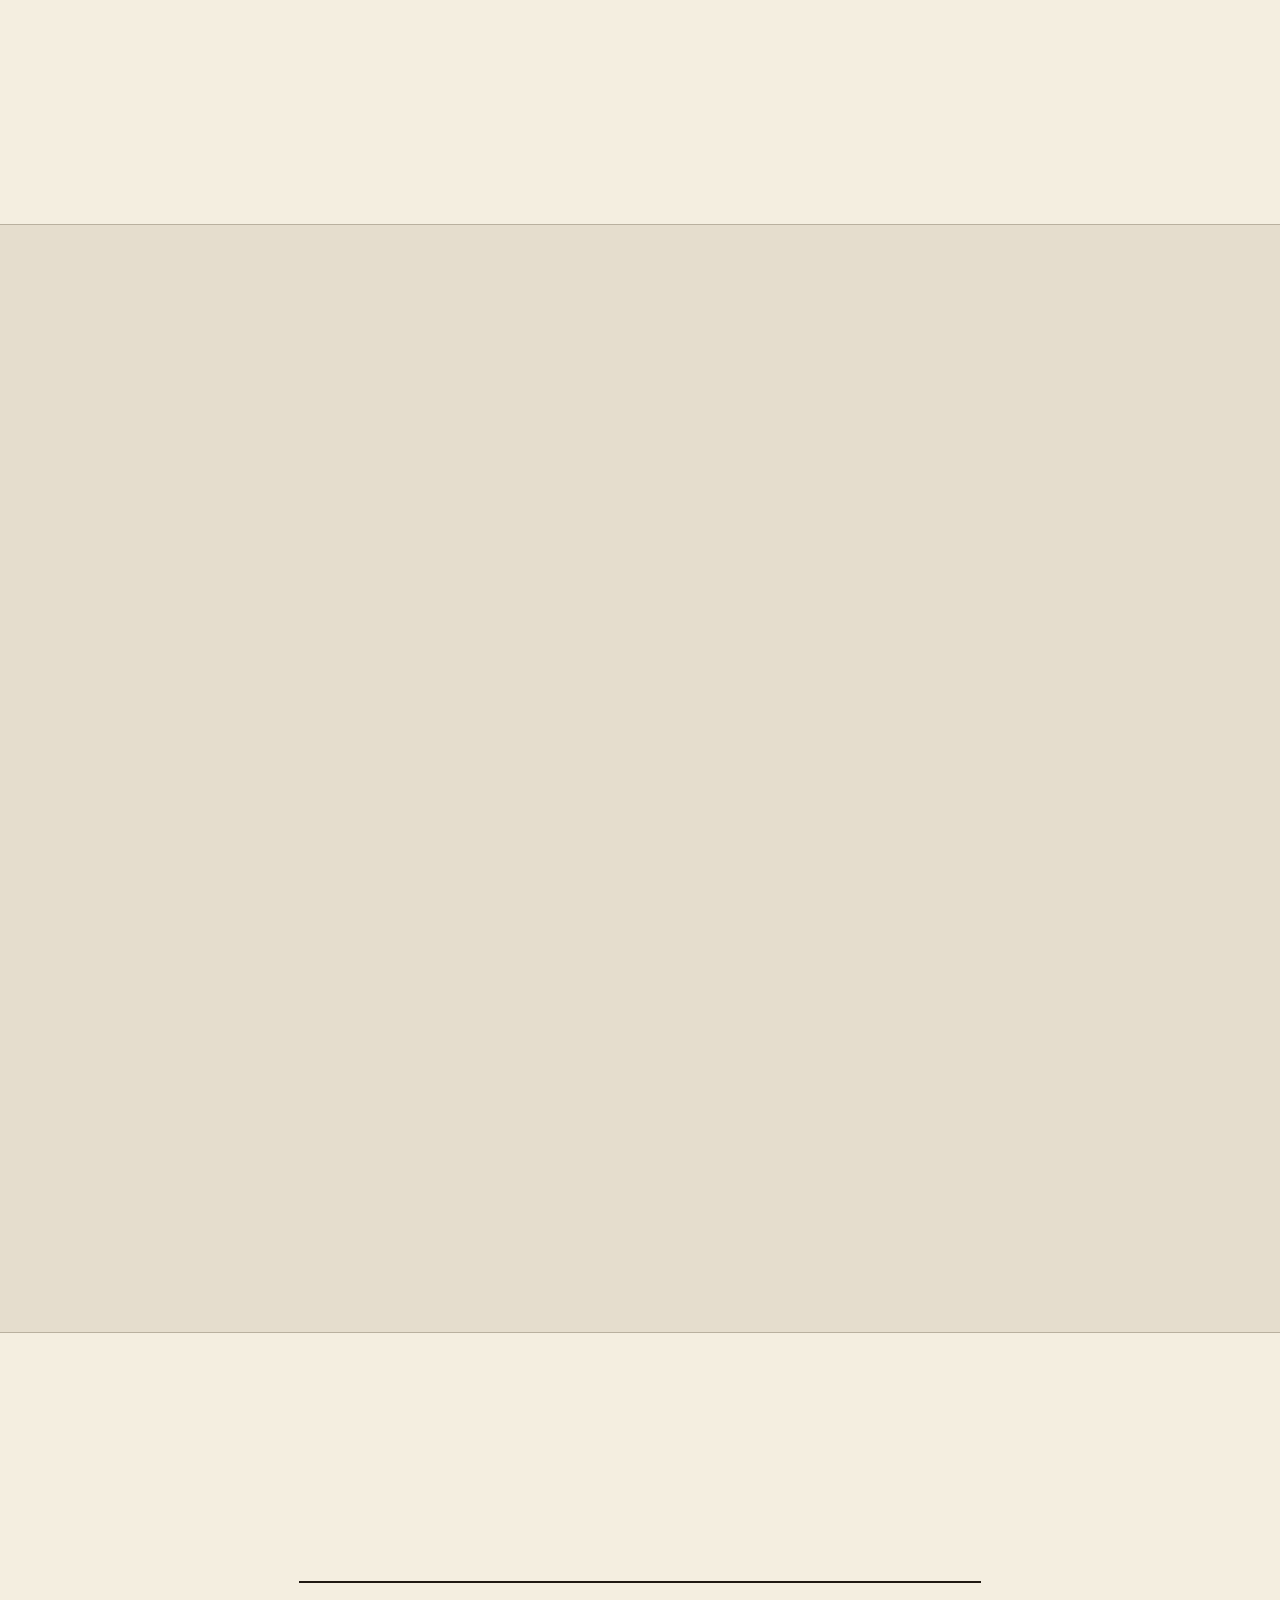
<file: projects/medical-care.html>
<!doctype html>
<html lang="en">
<head>
  <meta charset="utf-8">
  <meta name="viewport" content="width=device-width, initial-scale=1">
  <meta http-equiv="refresh" content="0; url=careplan.html">
  <link rel="canonical" href="https://alex051107.github.io/personal-website/projects/careplan.html">
  <title>CarePlan — Zhenpeng Liu</title>
</head>
<body>
  <p>This page has moved to the <a href="careplan.html">CarePlan backend case study</a>.</p>
</body>
</html>
</file>
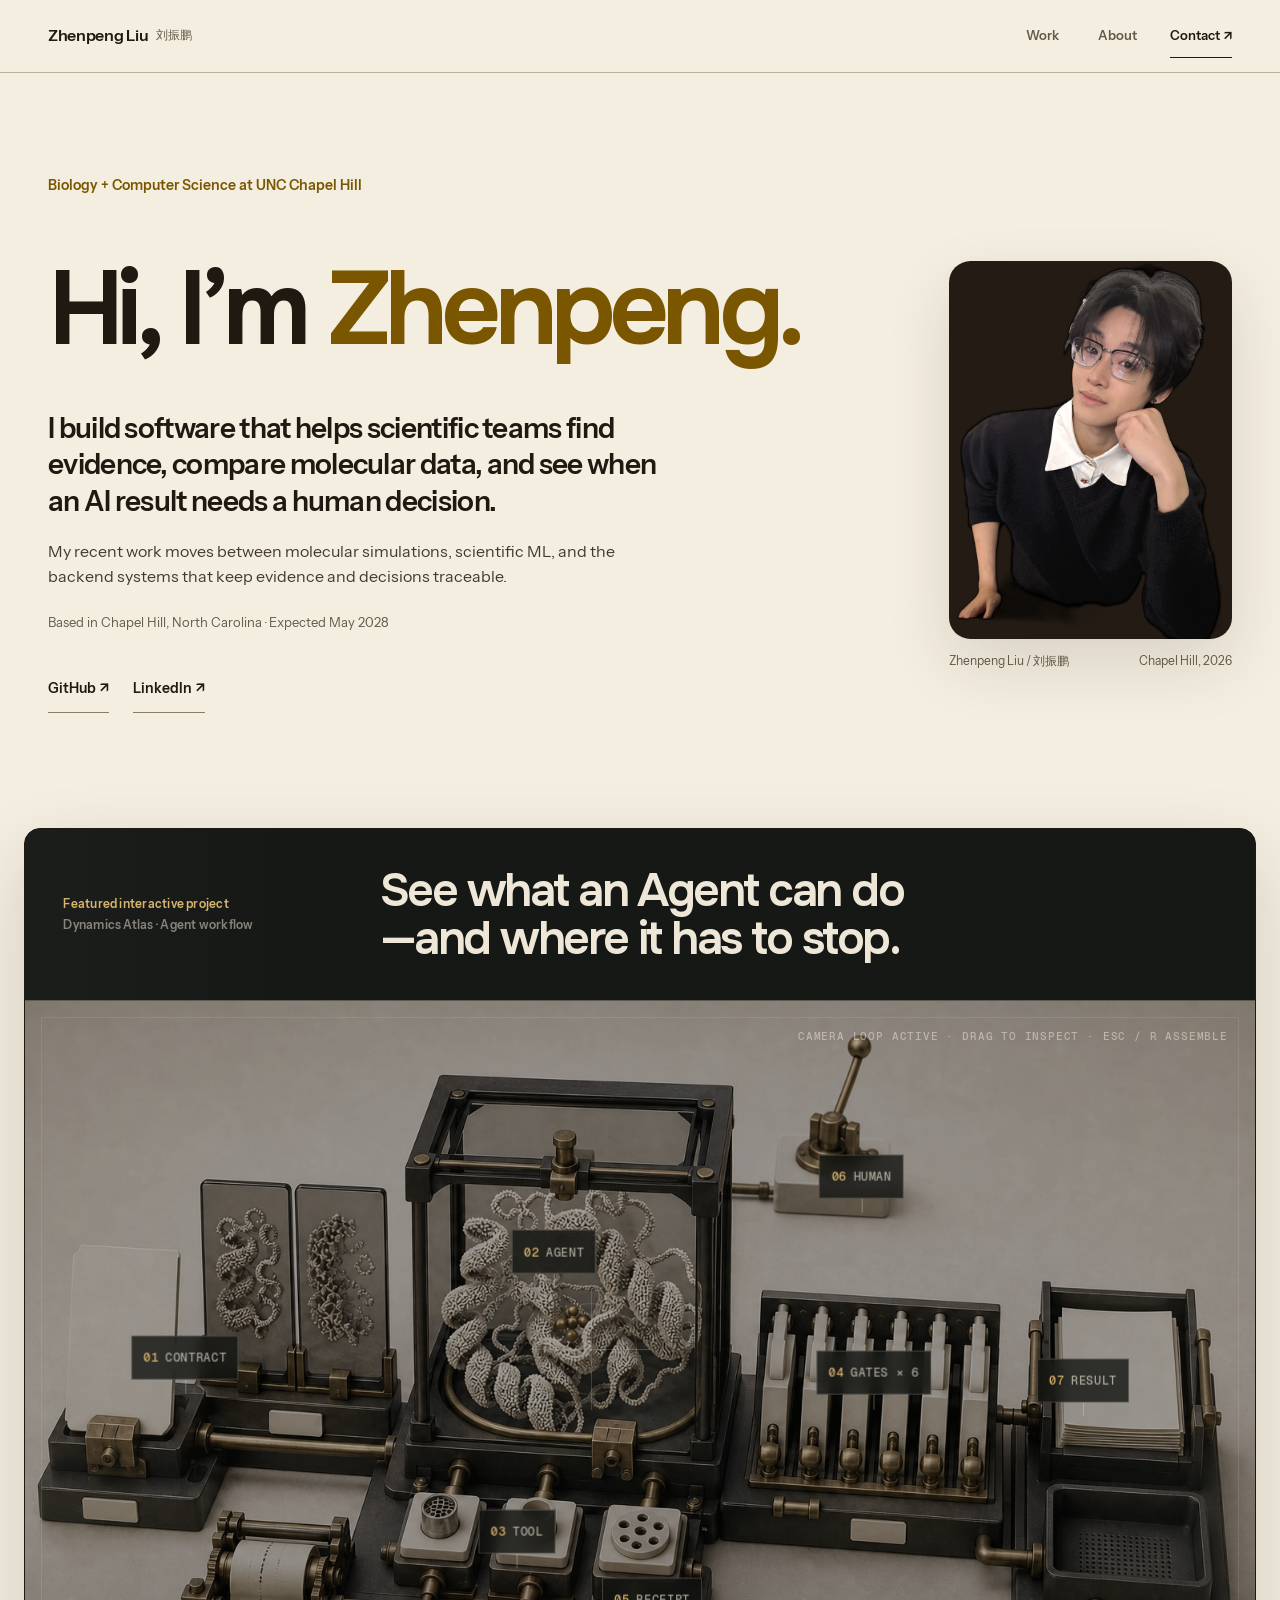
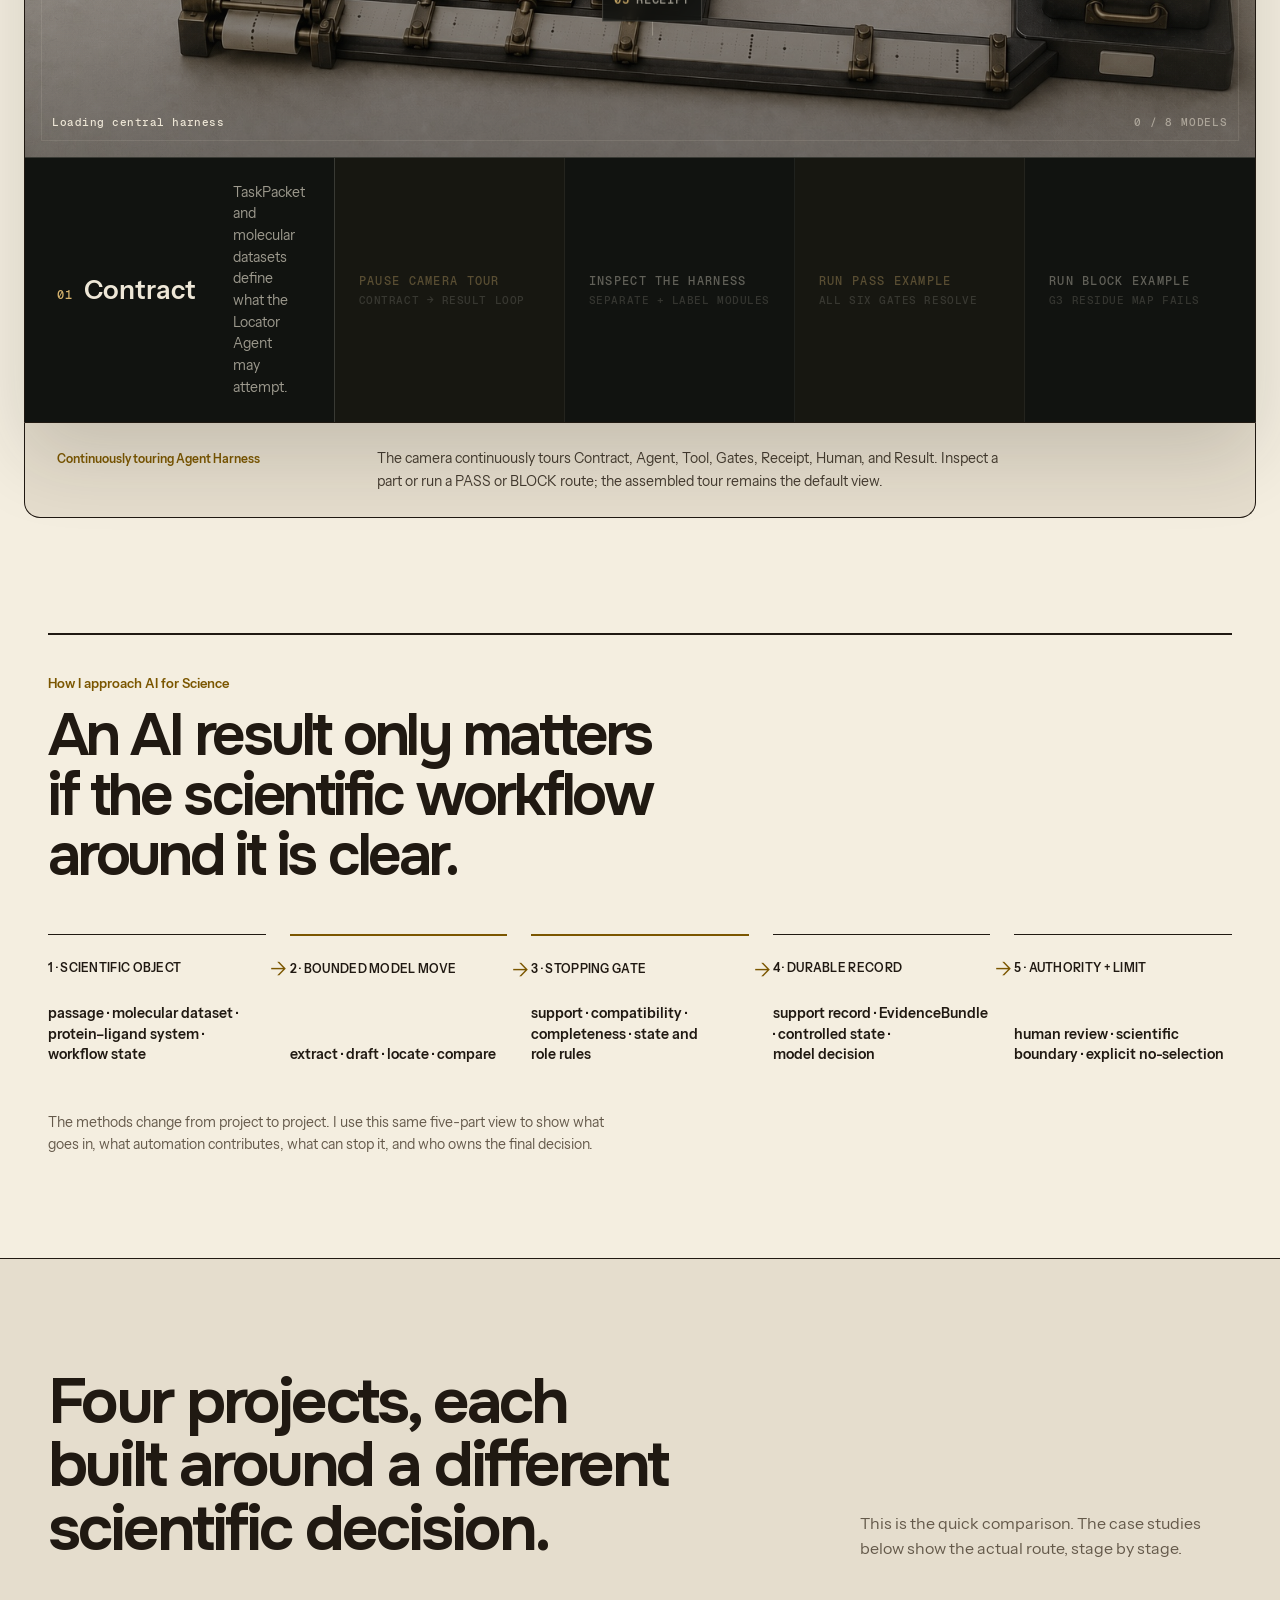
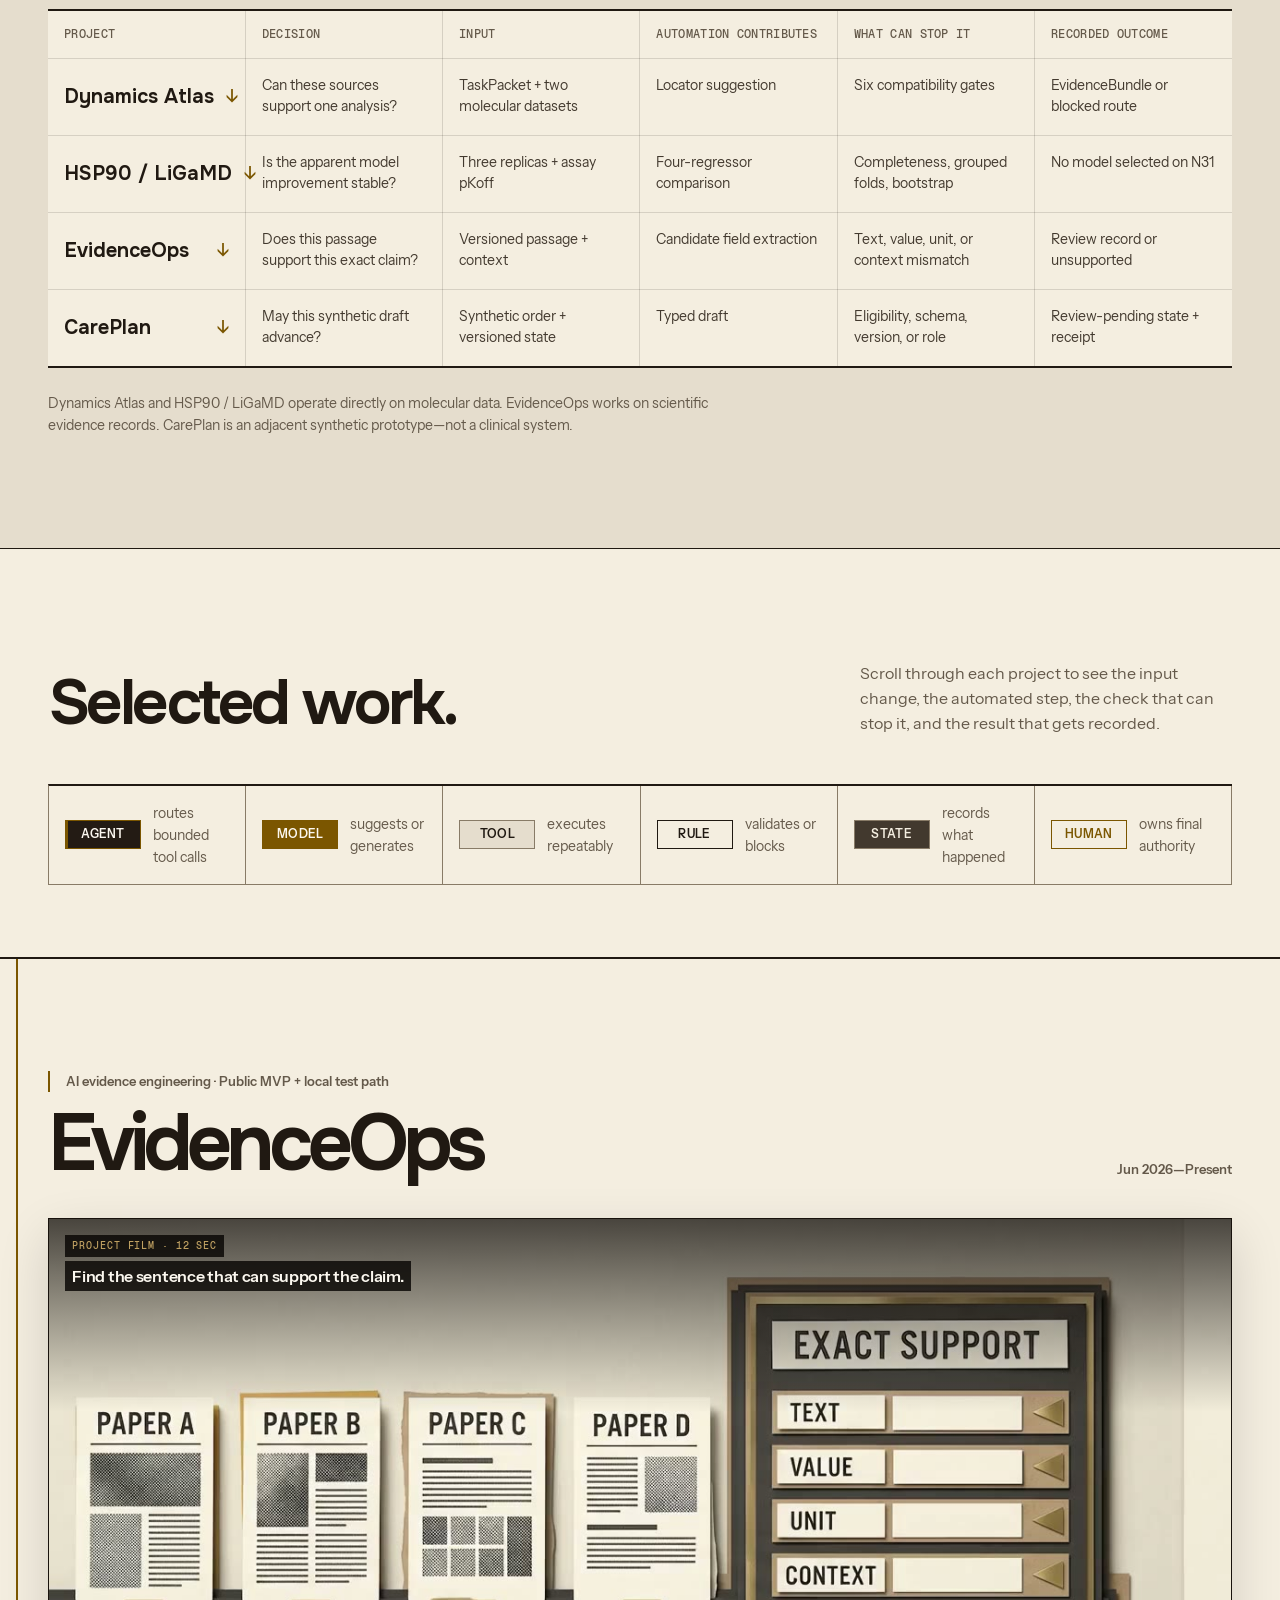
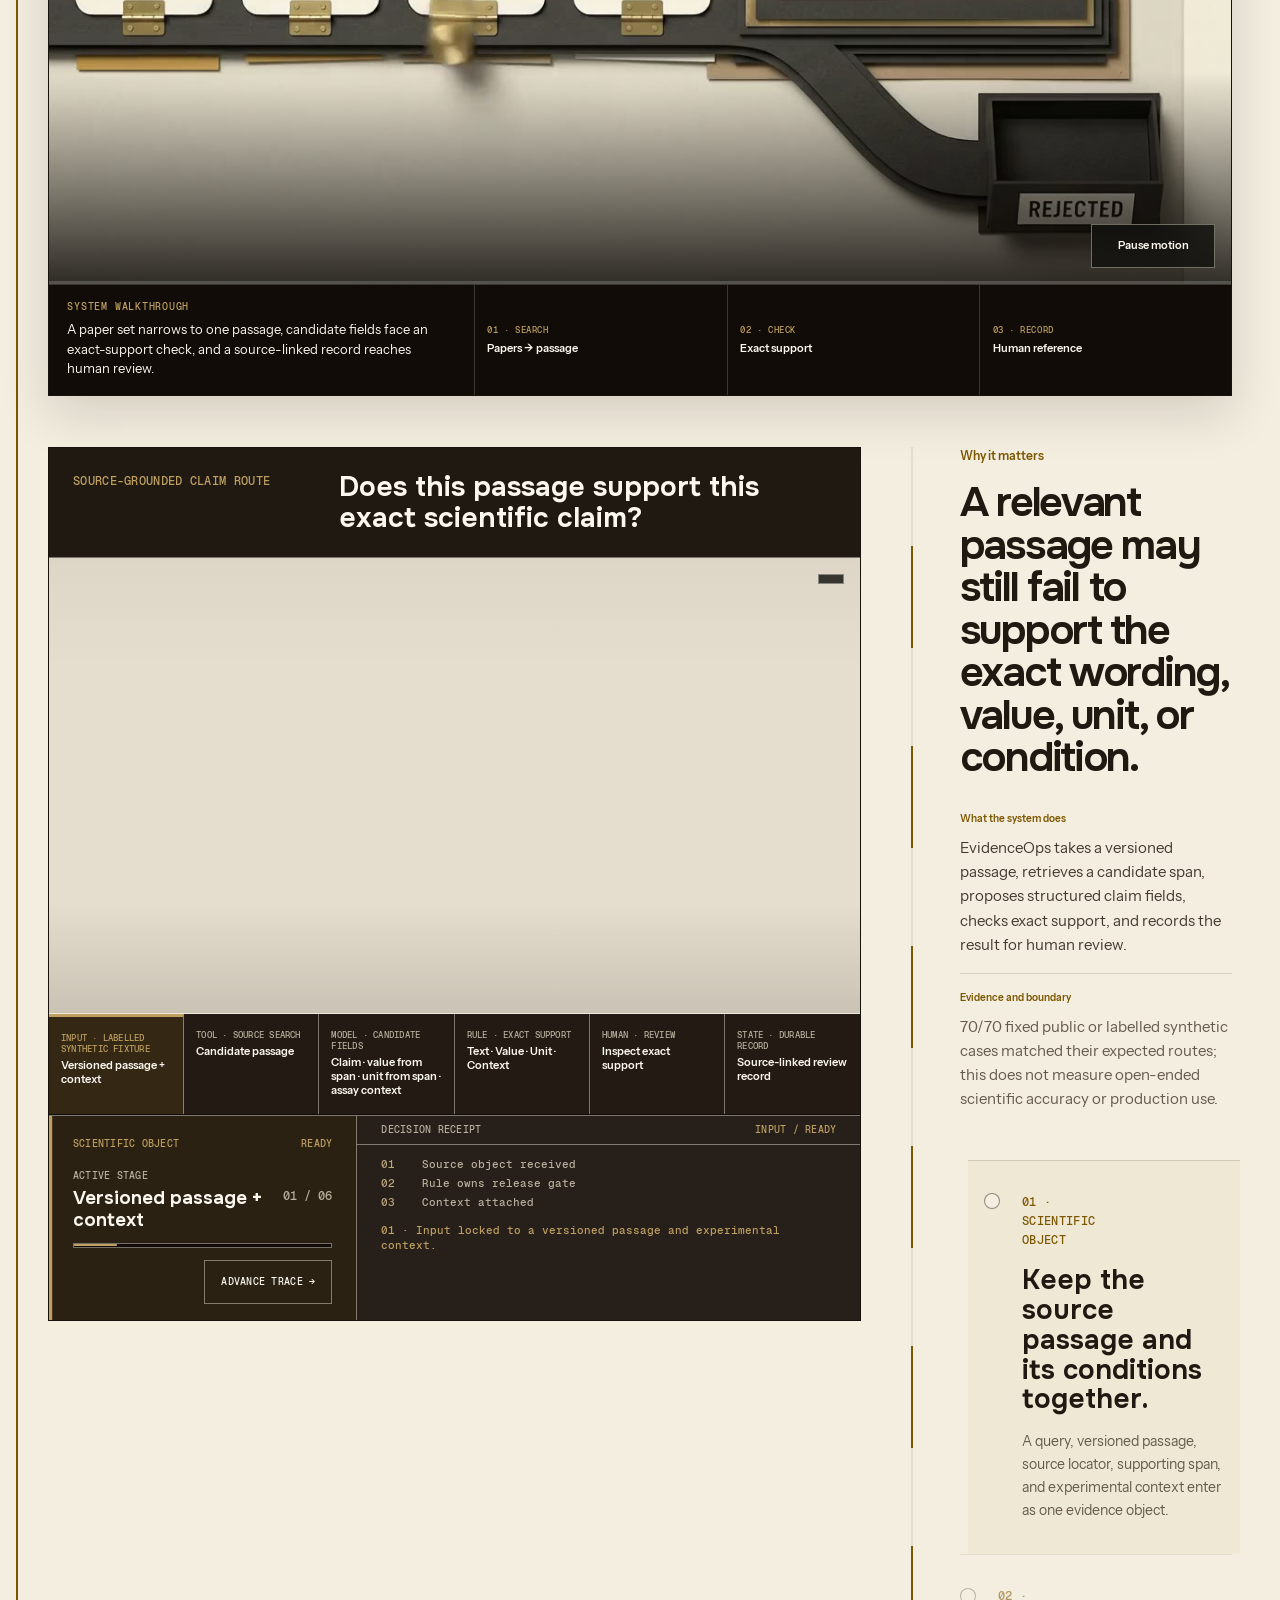
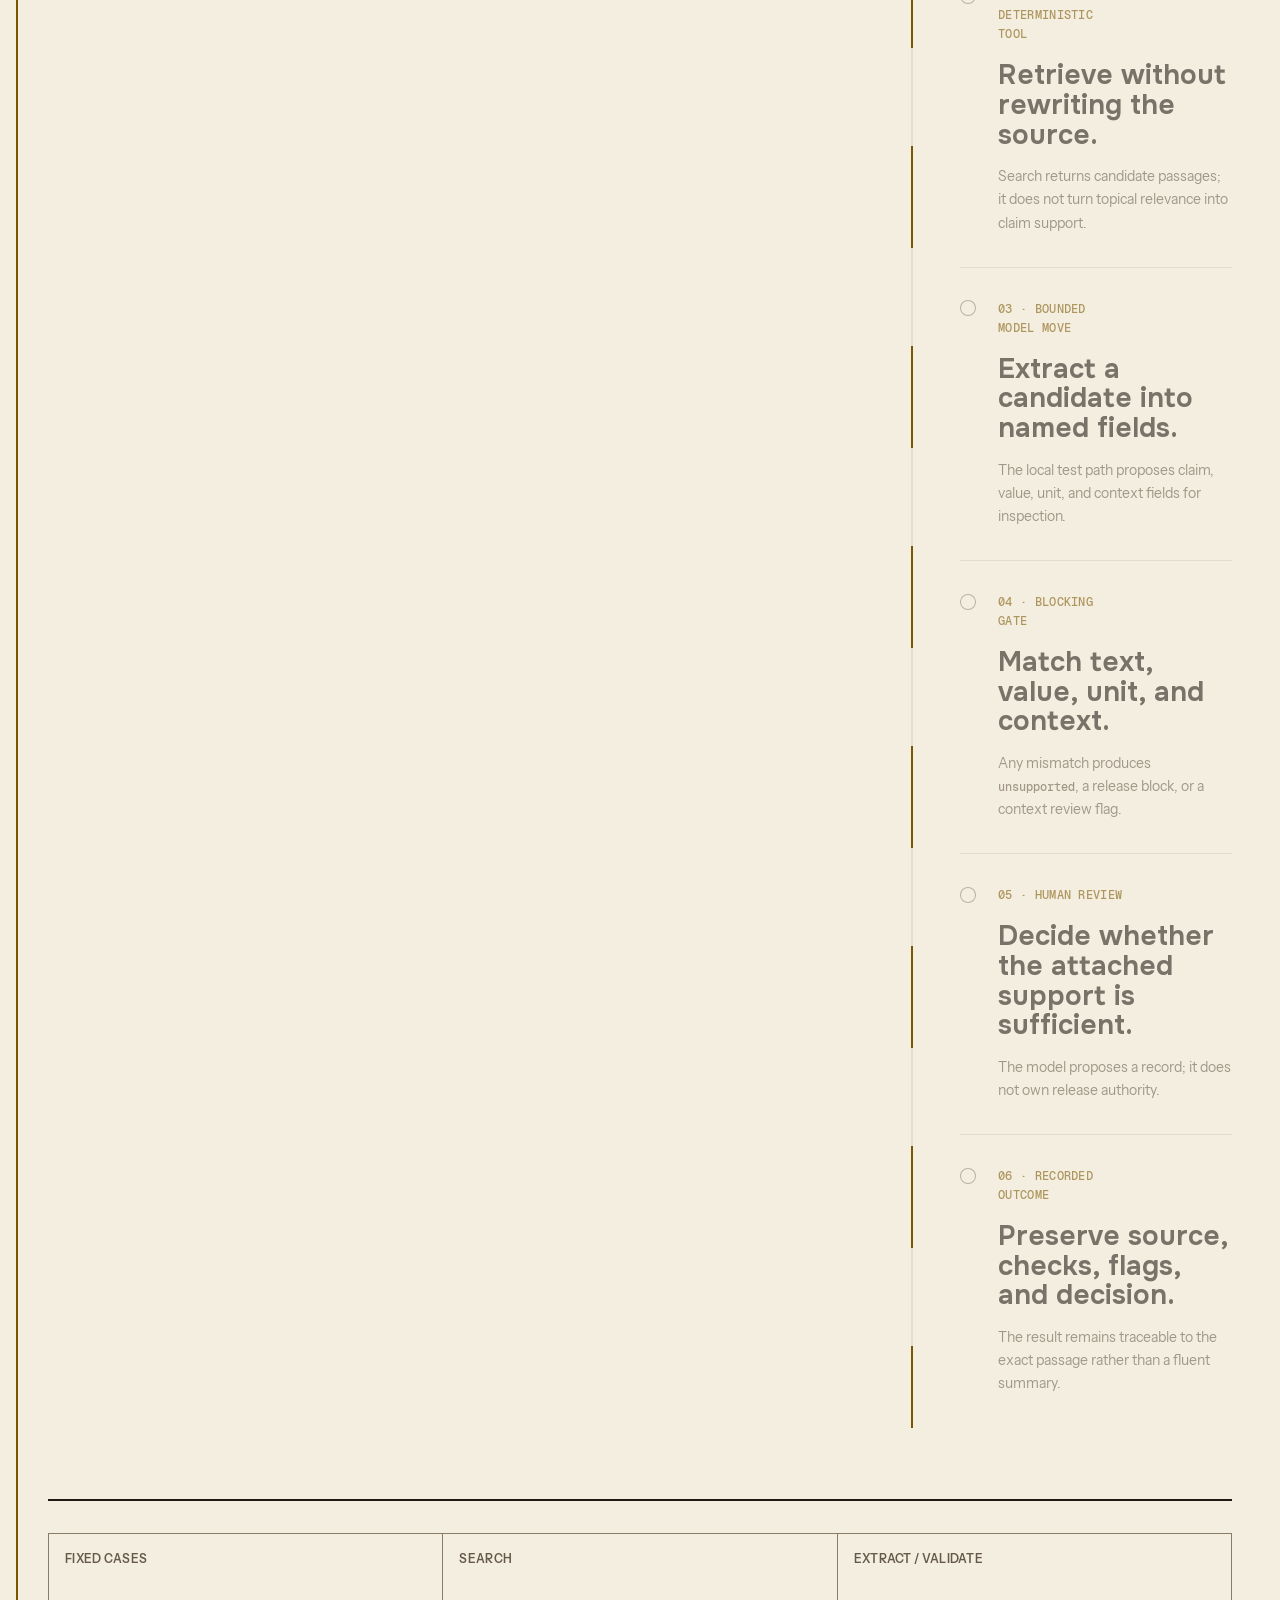
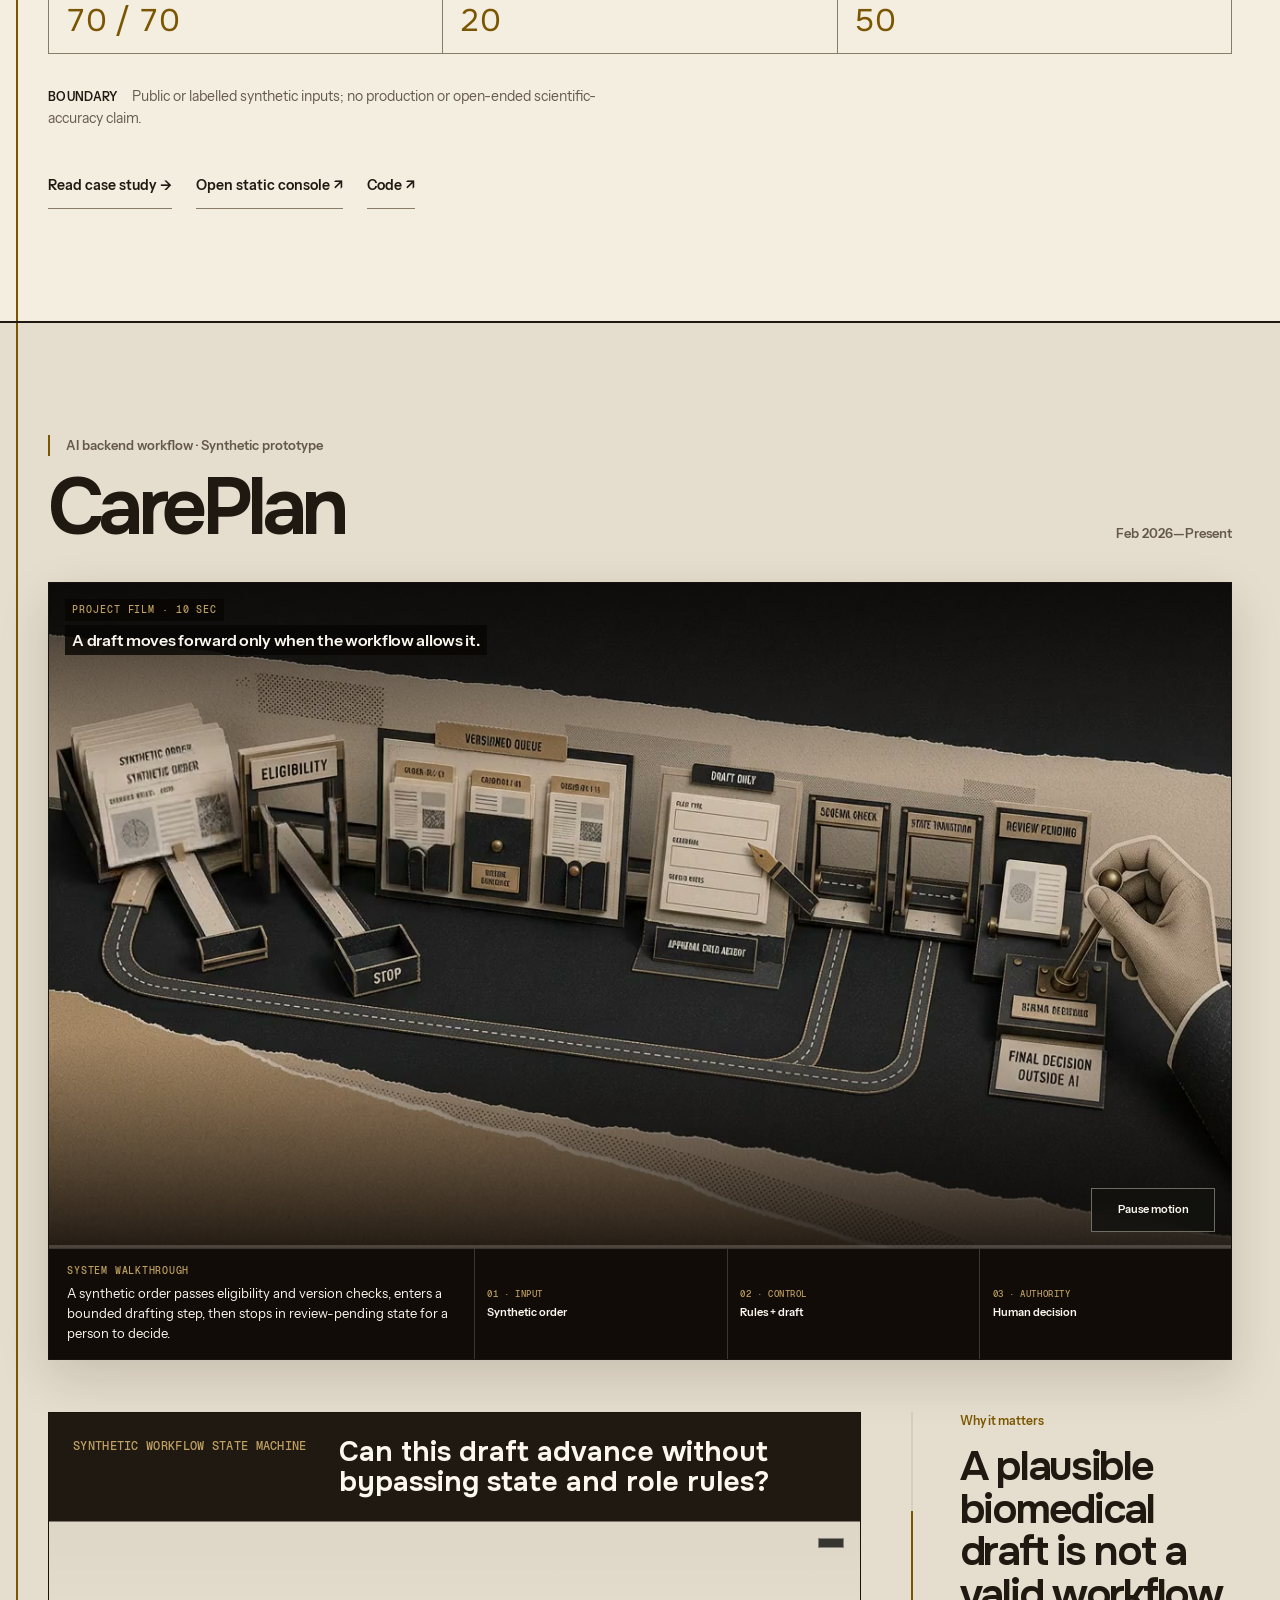
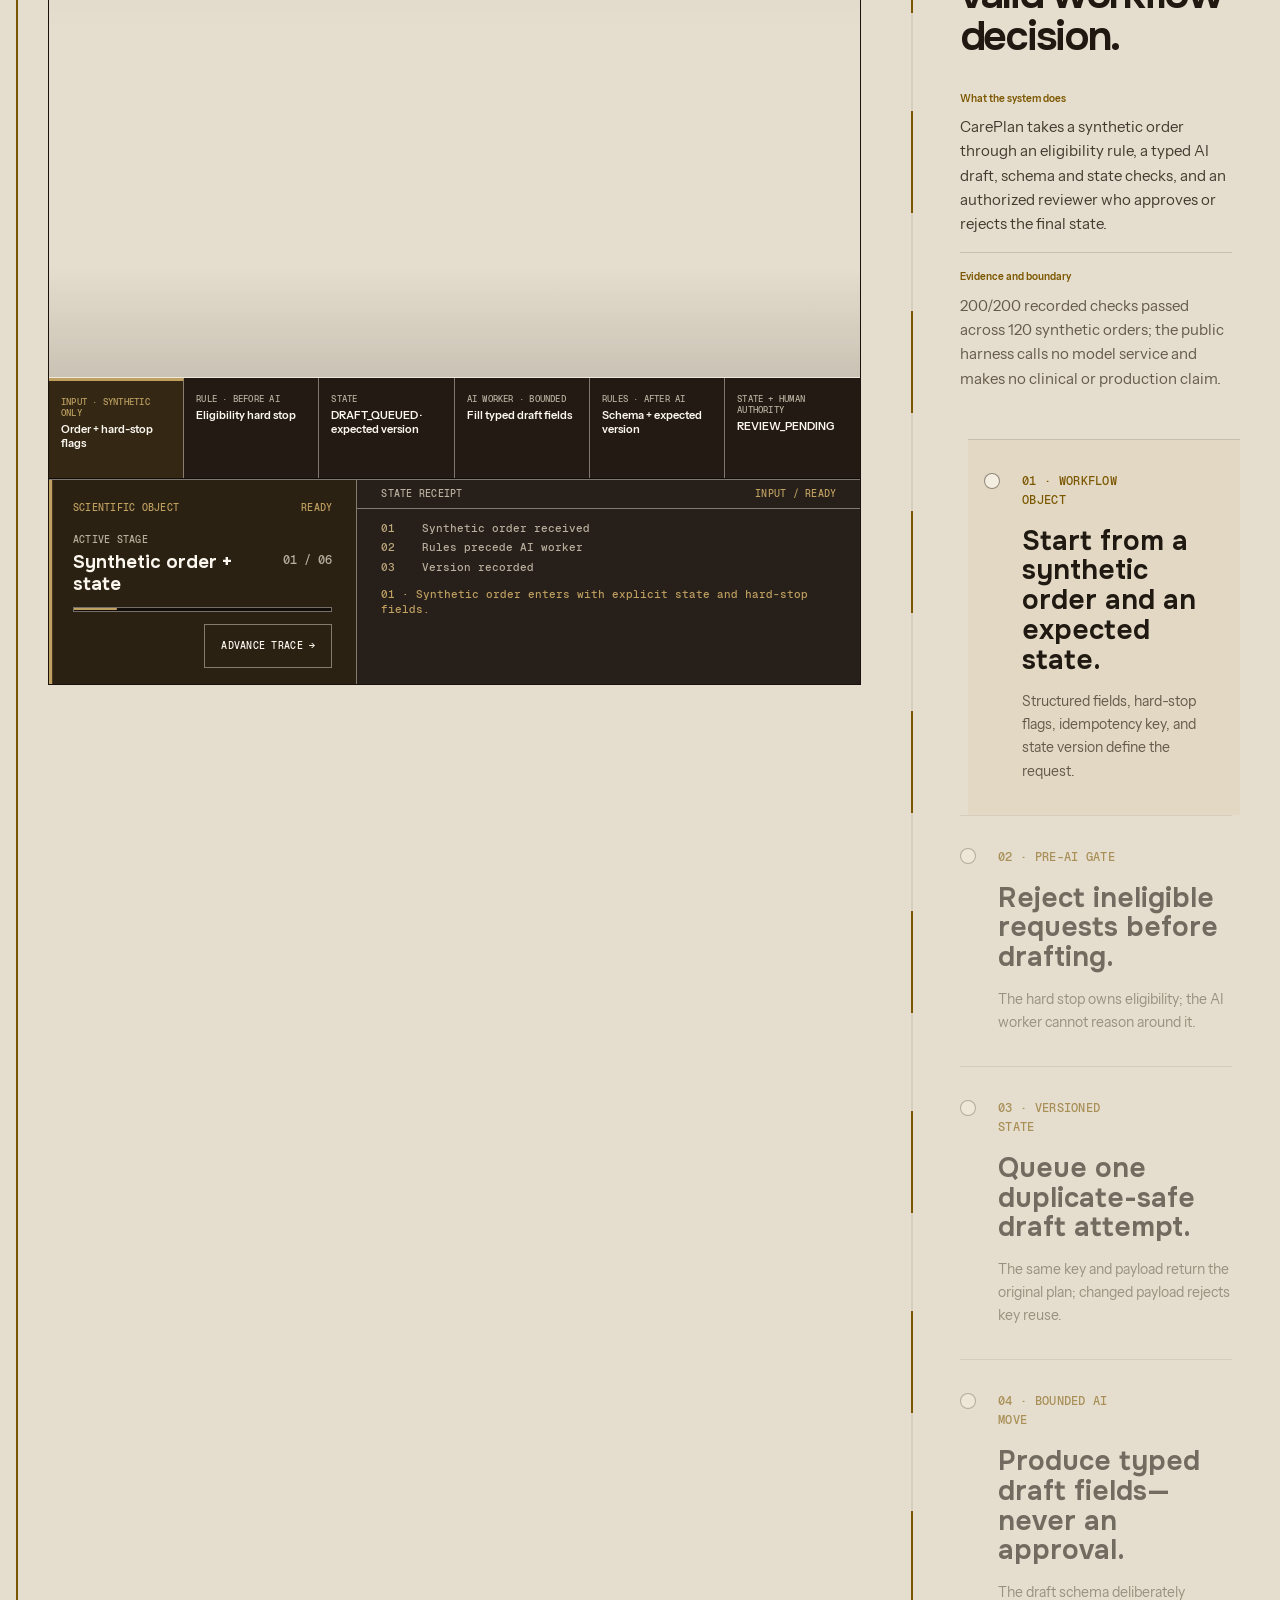
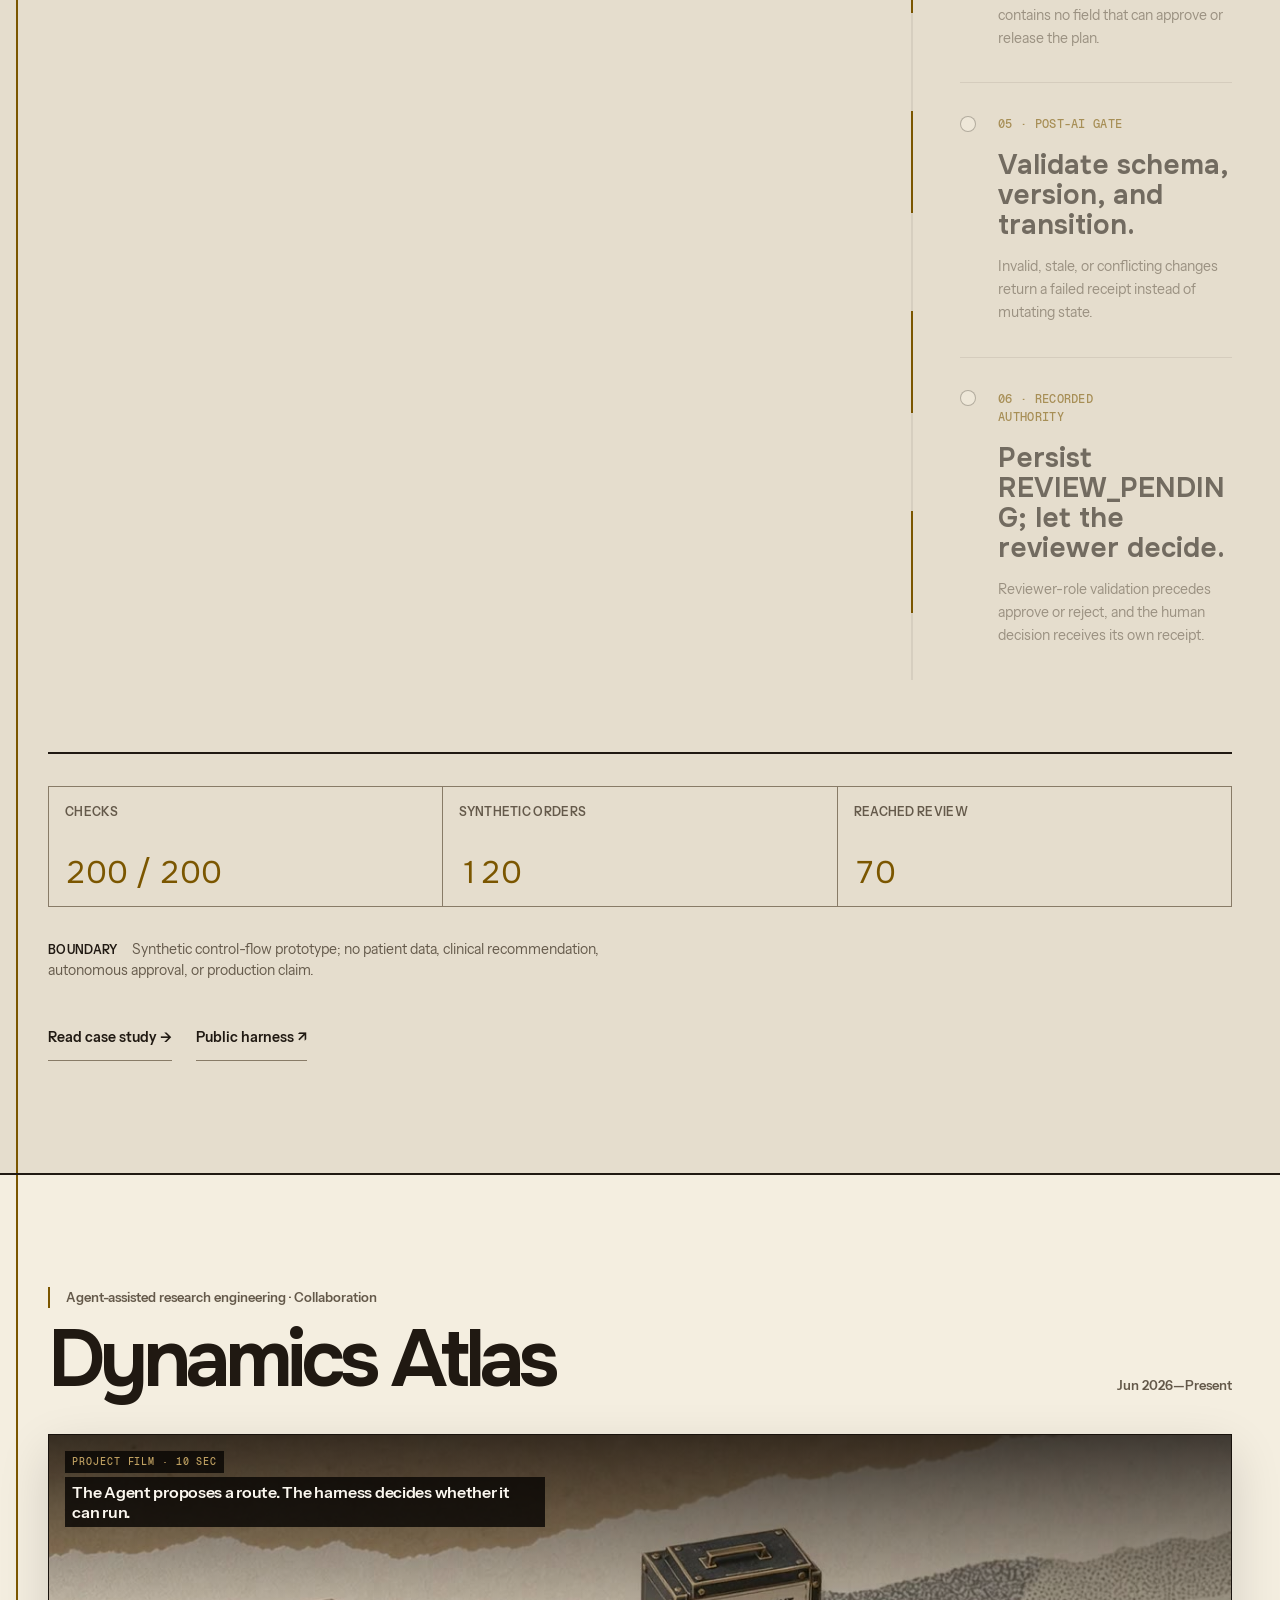
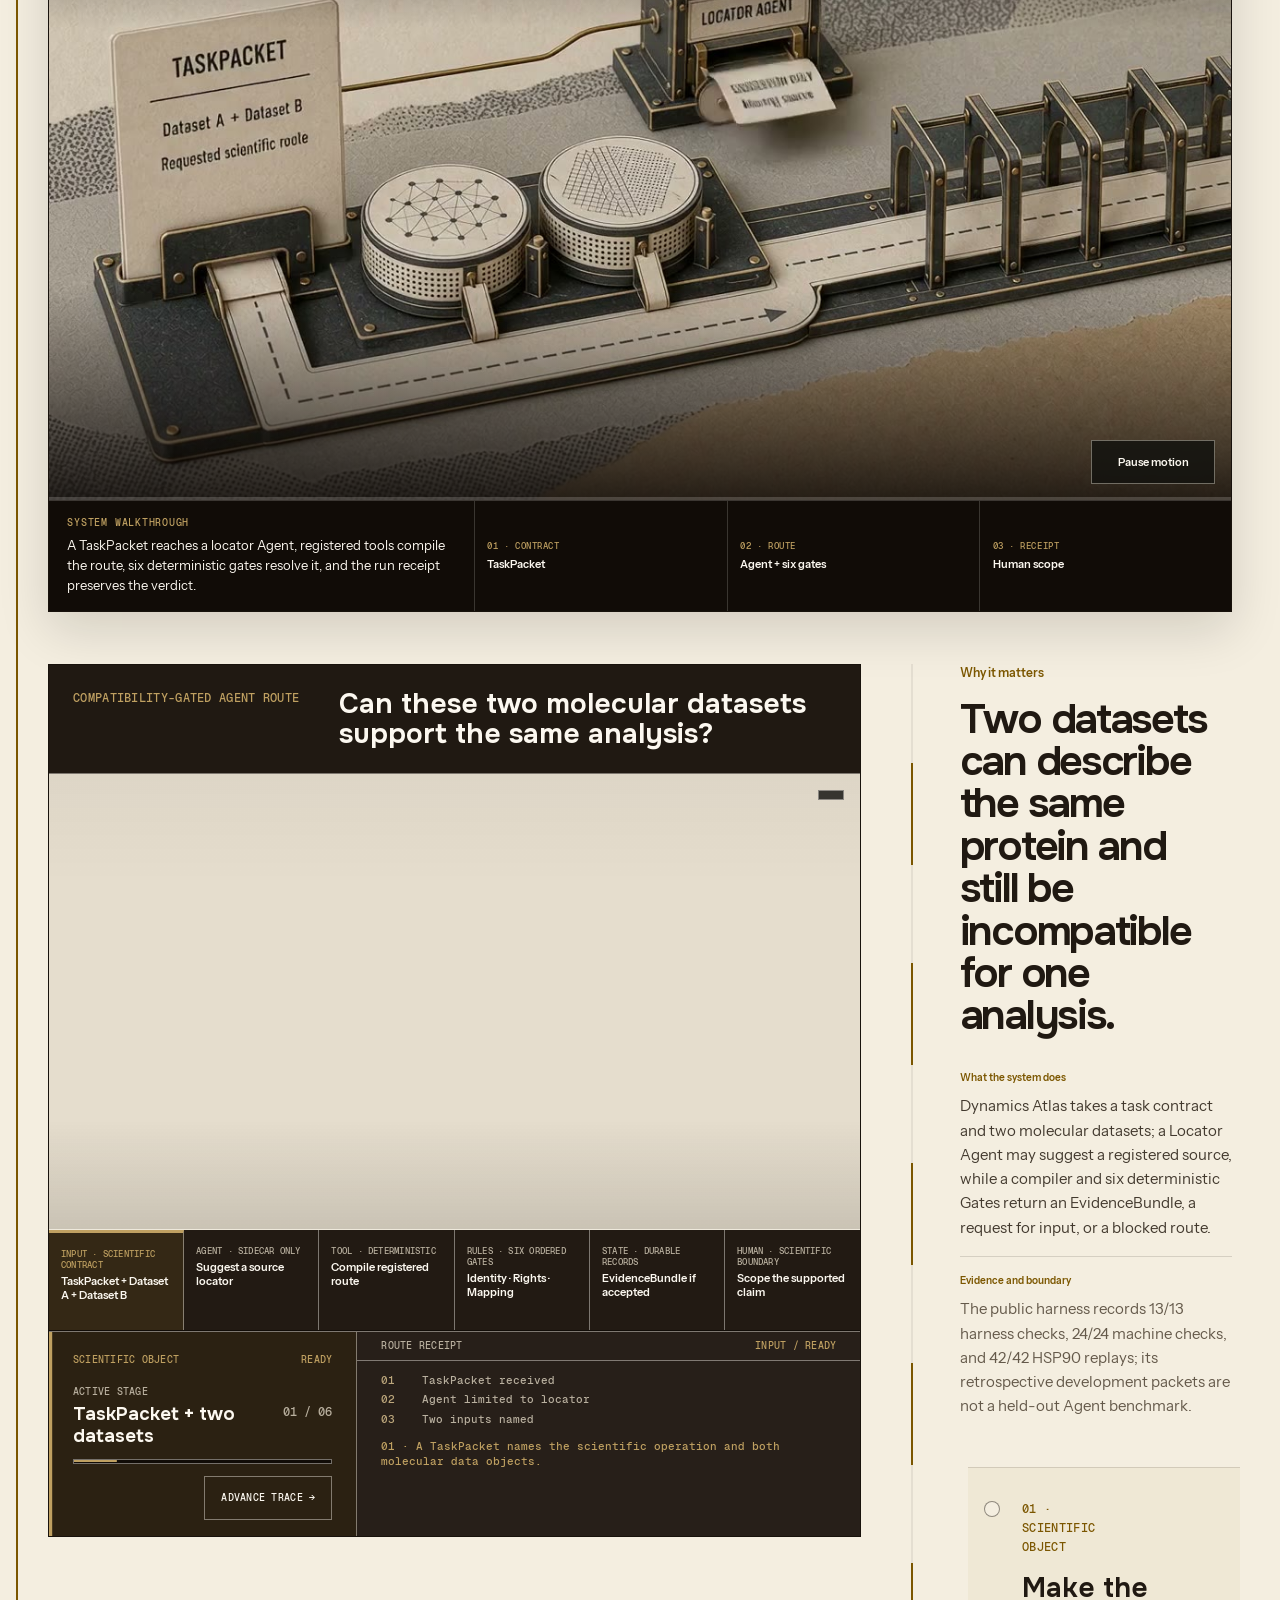
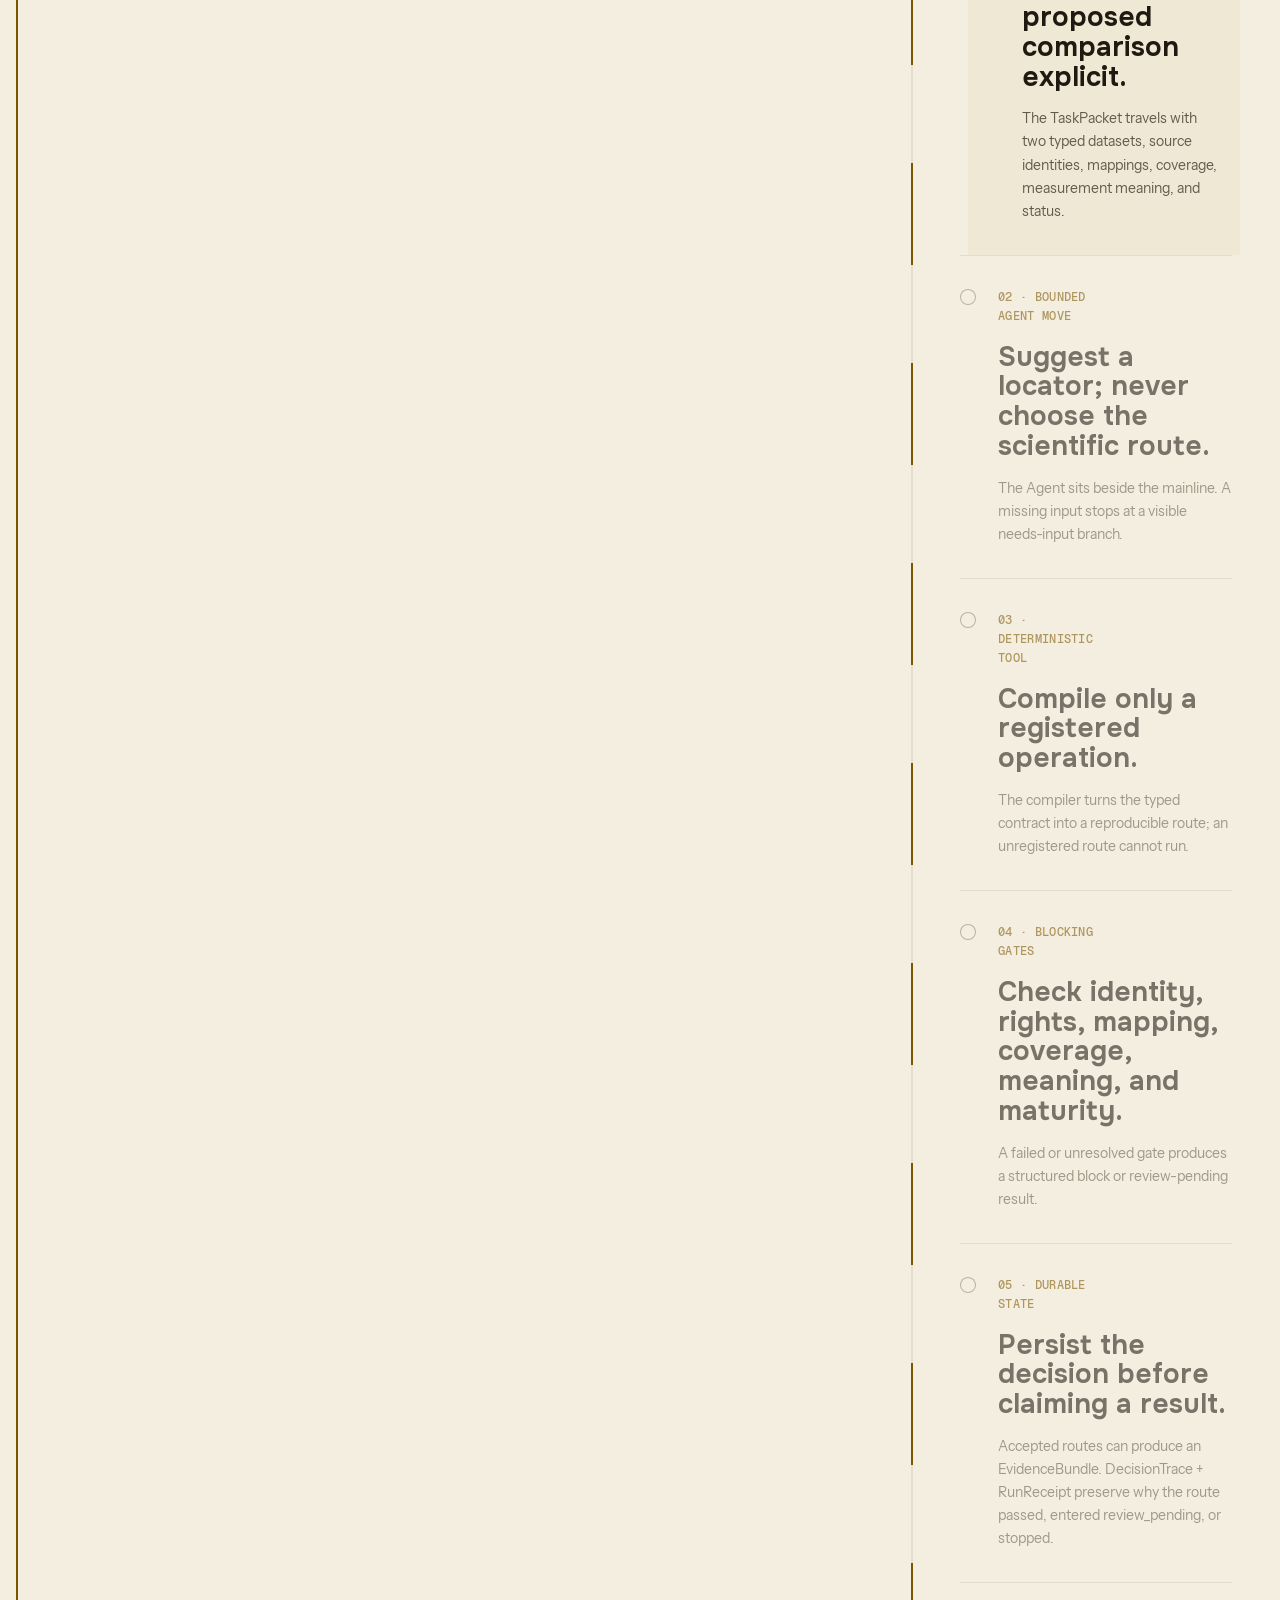
<file: research/caltech-surf.html>
<!doctype html>
<html lang="en">
<head>
  <meta charset="utf-8">
  <meta name="viewport" content="width=device-width, initial-scale=1">
  <meta http-equiv="refresh" content="0; url=../index.html#about">
  <link rel="canonical" href="https://alex051107.github.io/personal-website/#about">
  <title>About Zhenpeng Liu</title>
</head>
<body>
  <p>This archived page has moved to <a href="../index.html#about">About Zhenpeng Liu</a>.</p>
</body>
</html>
</file>
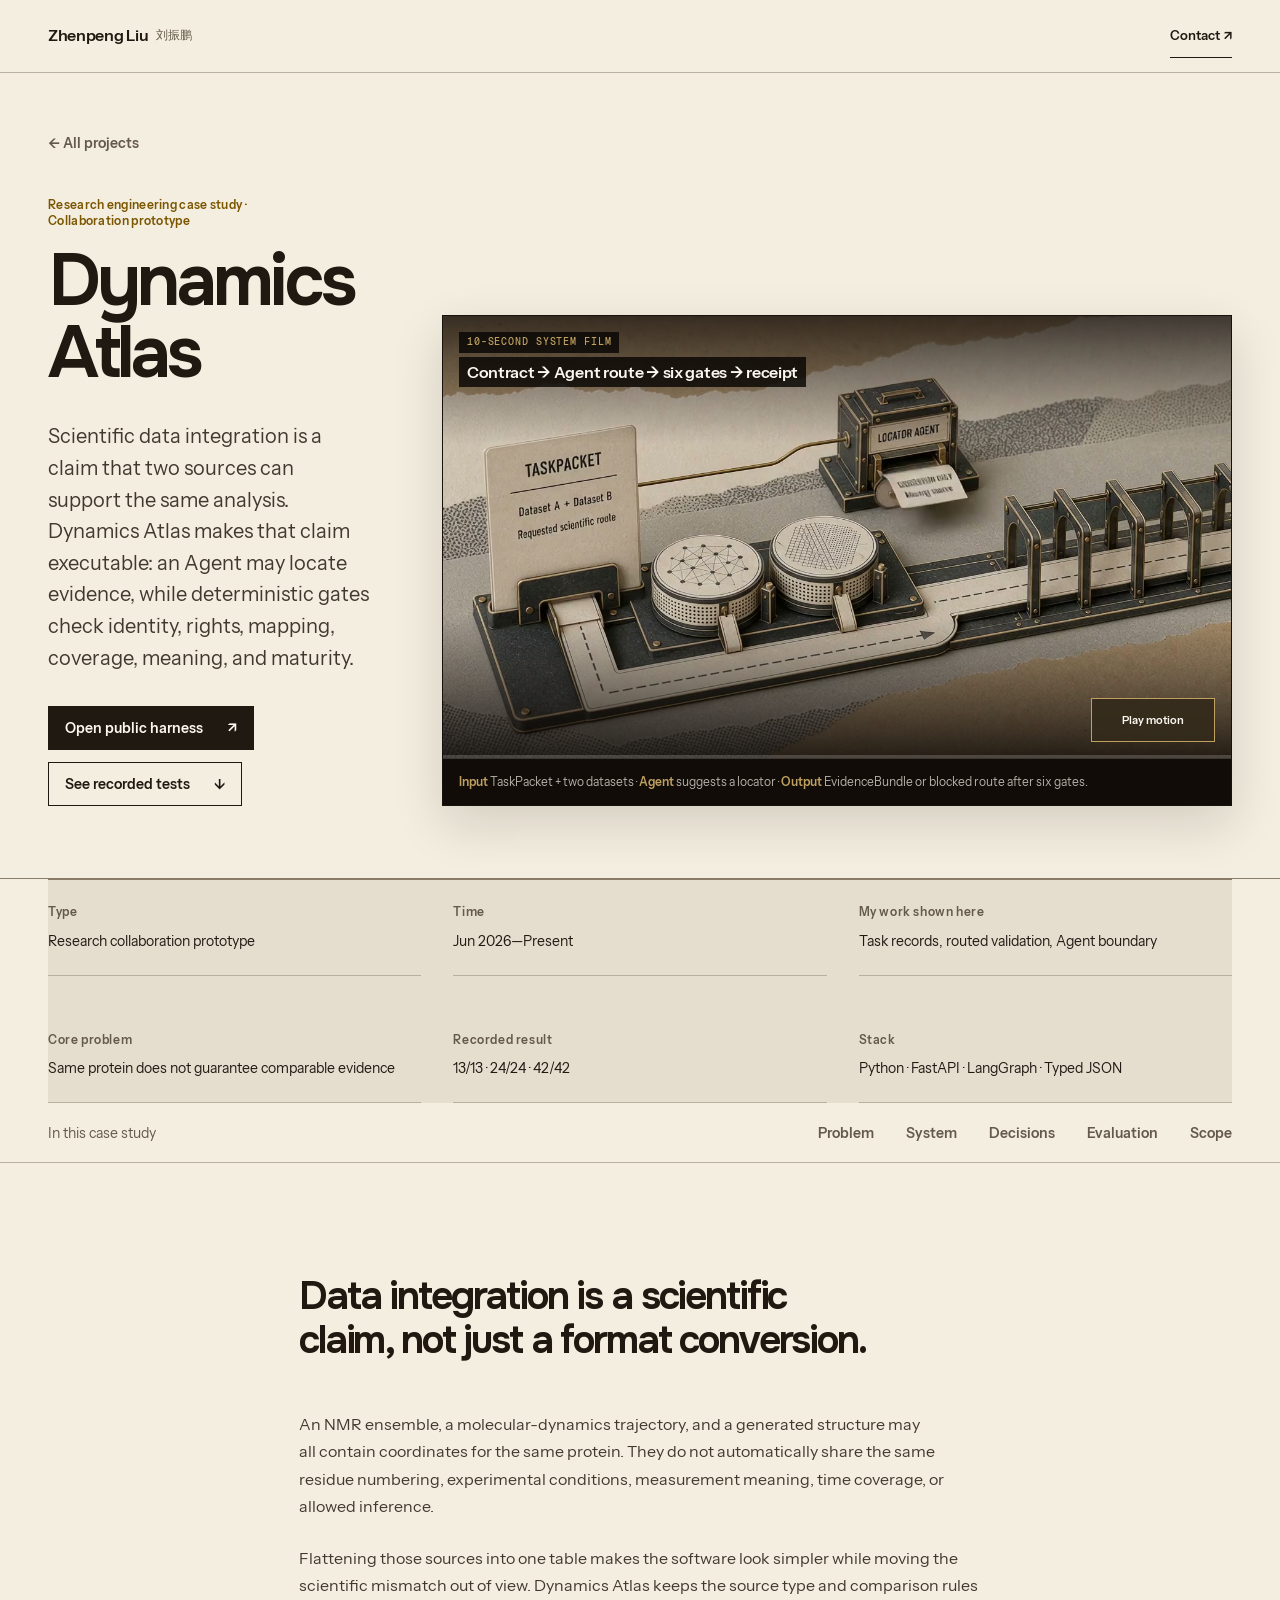
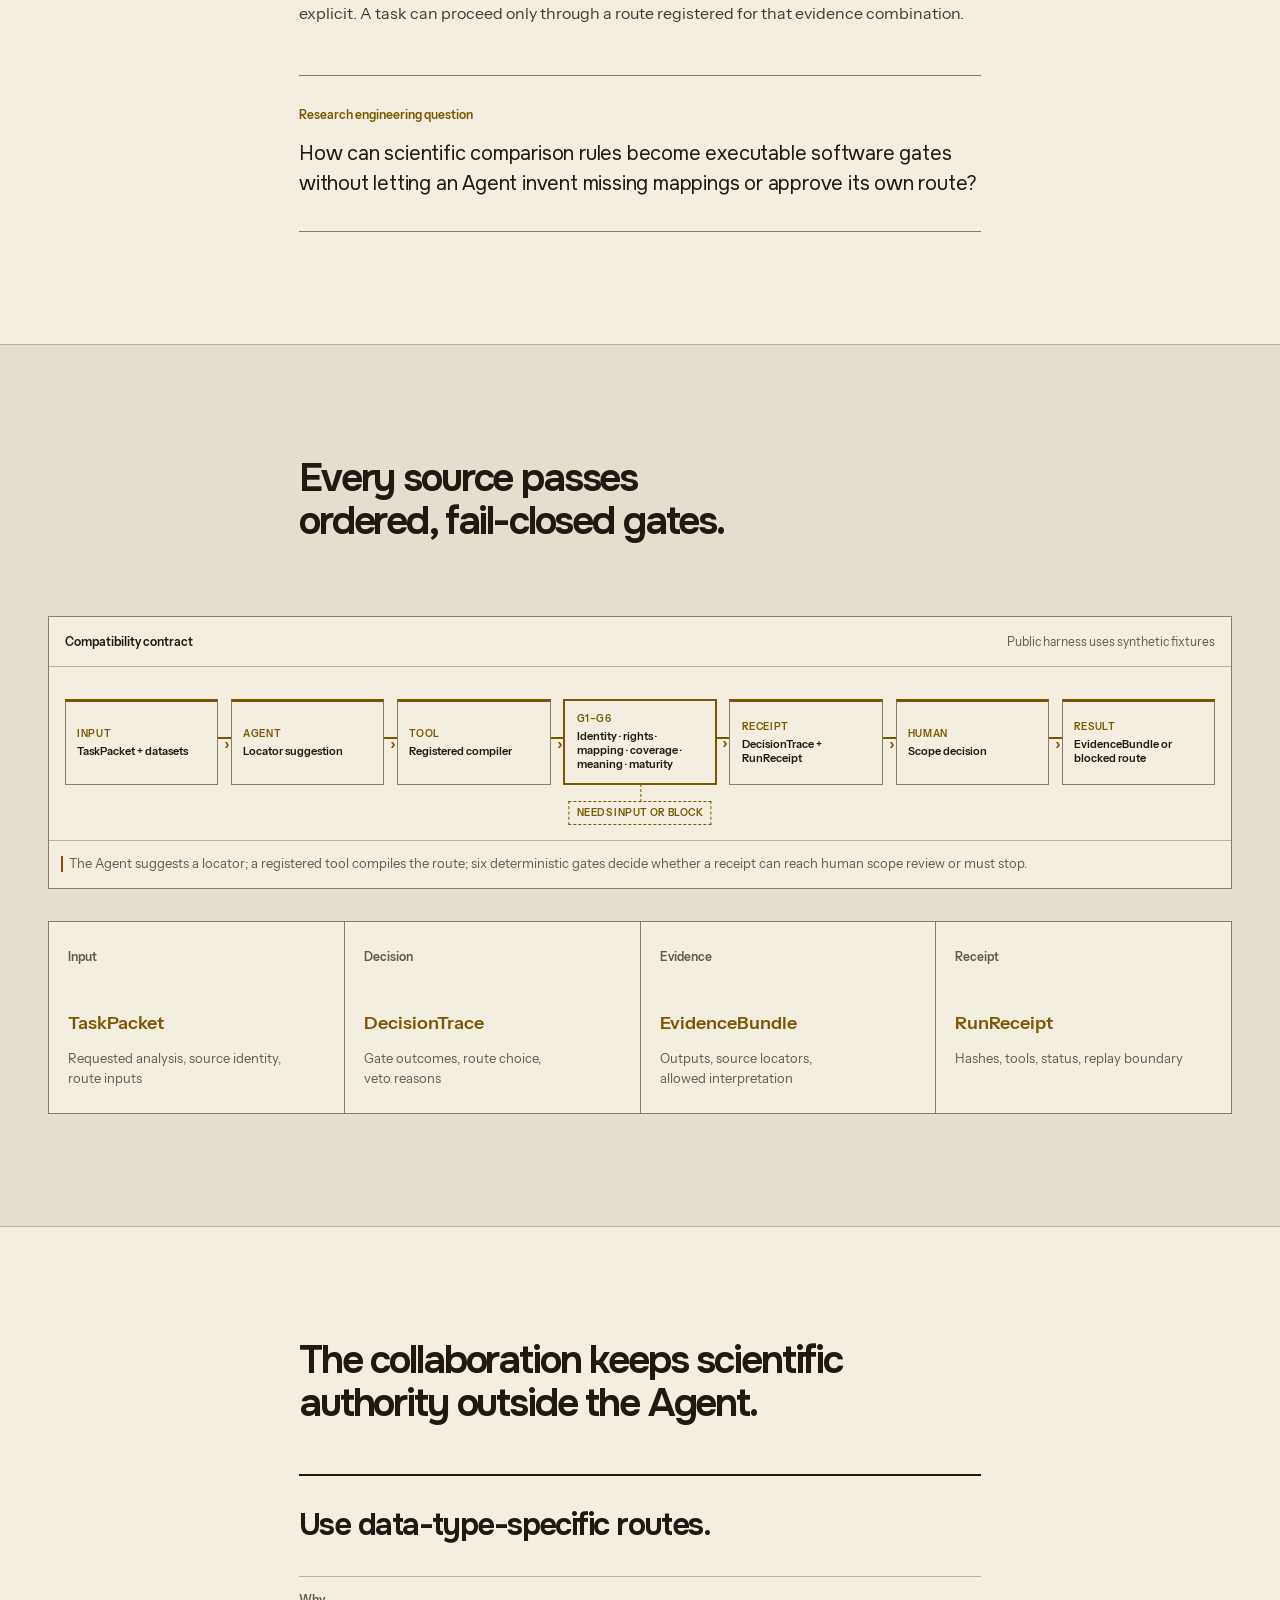
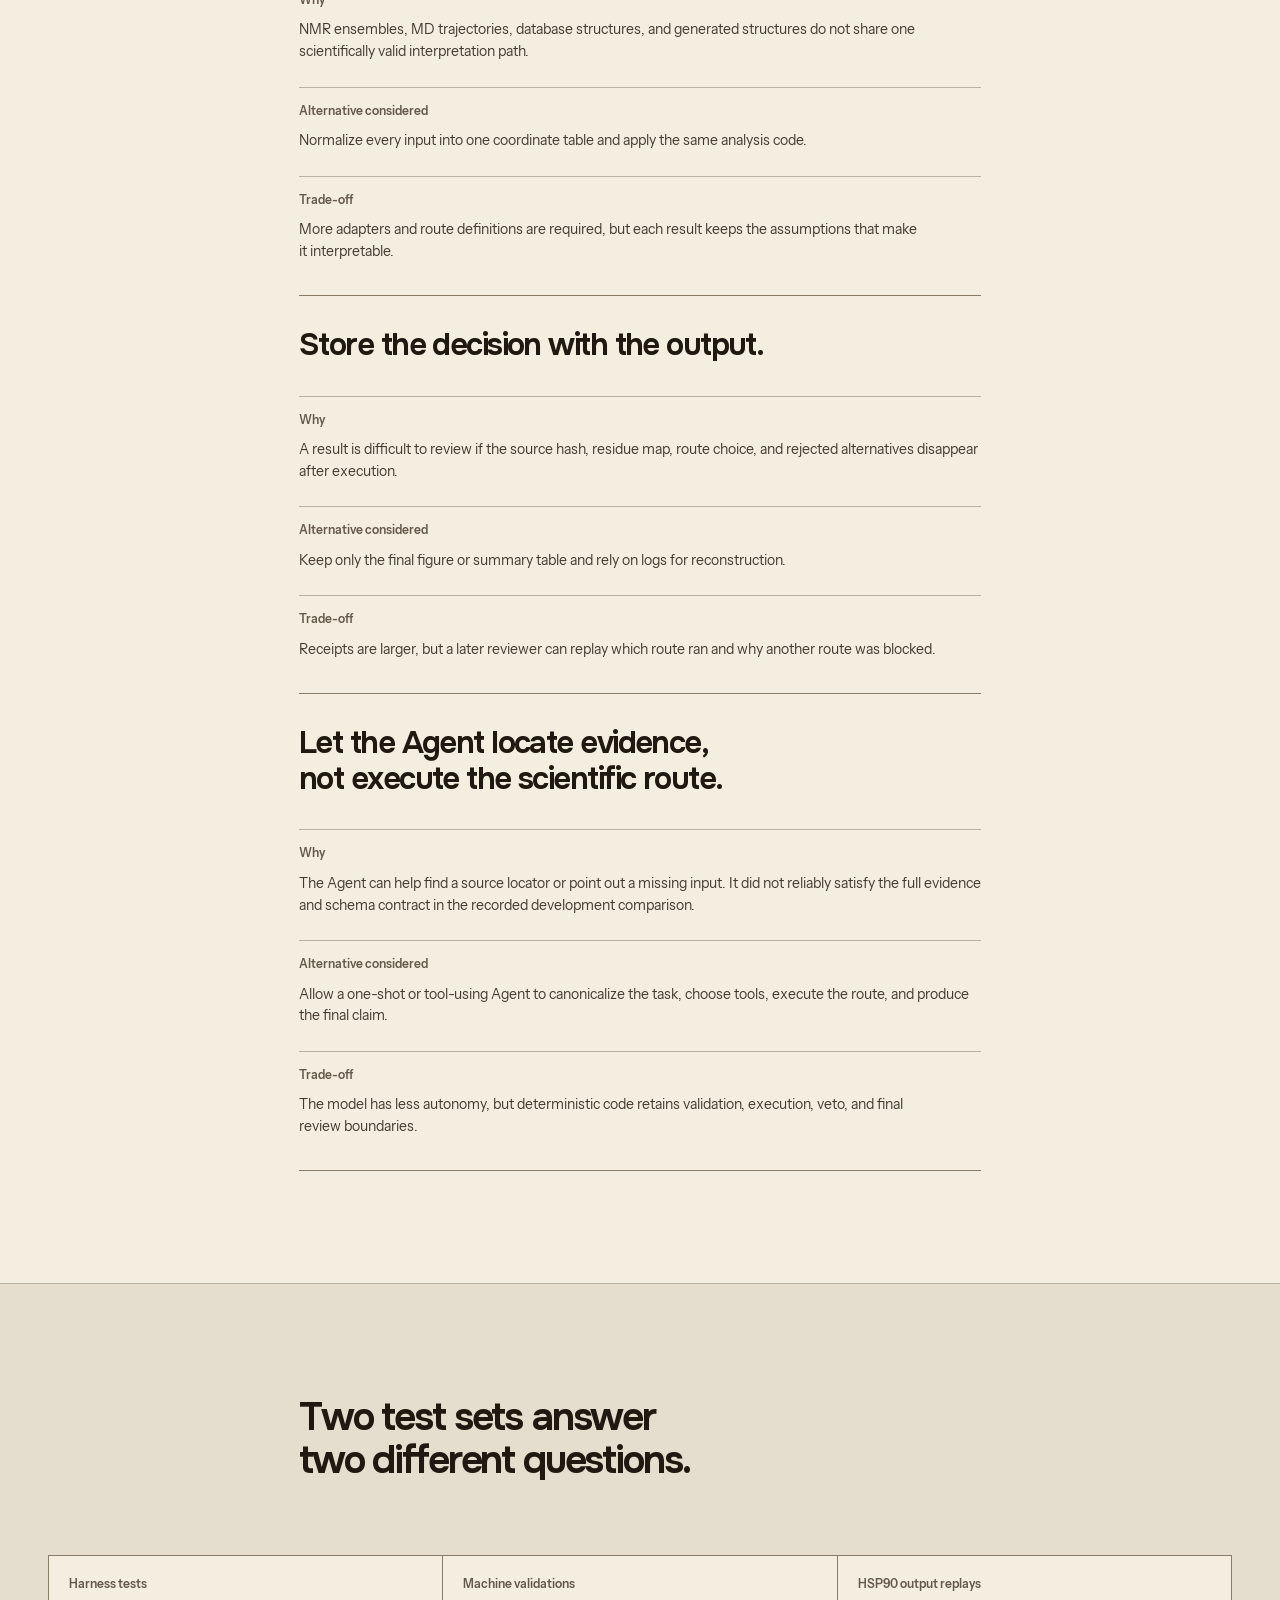
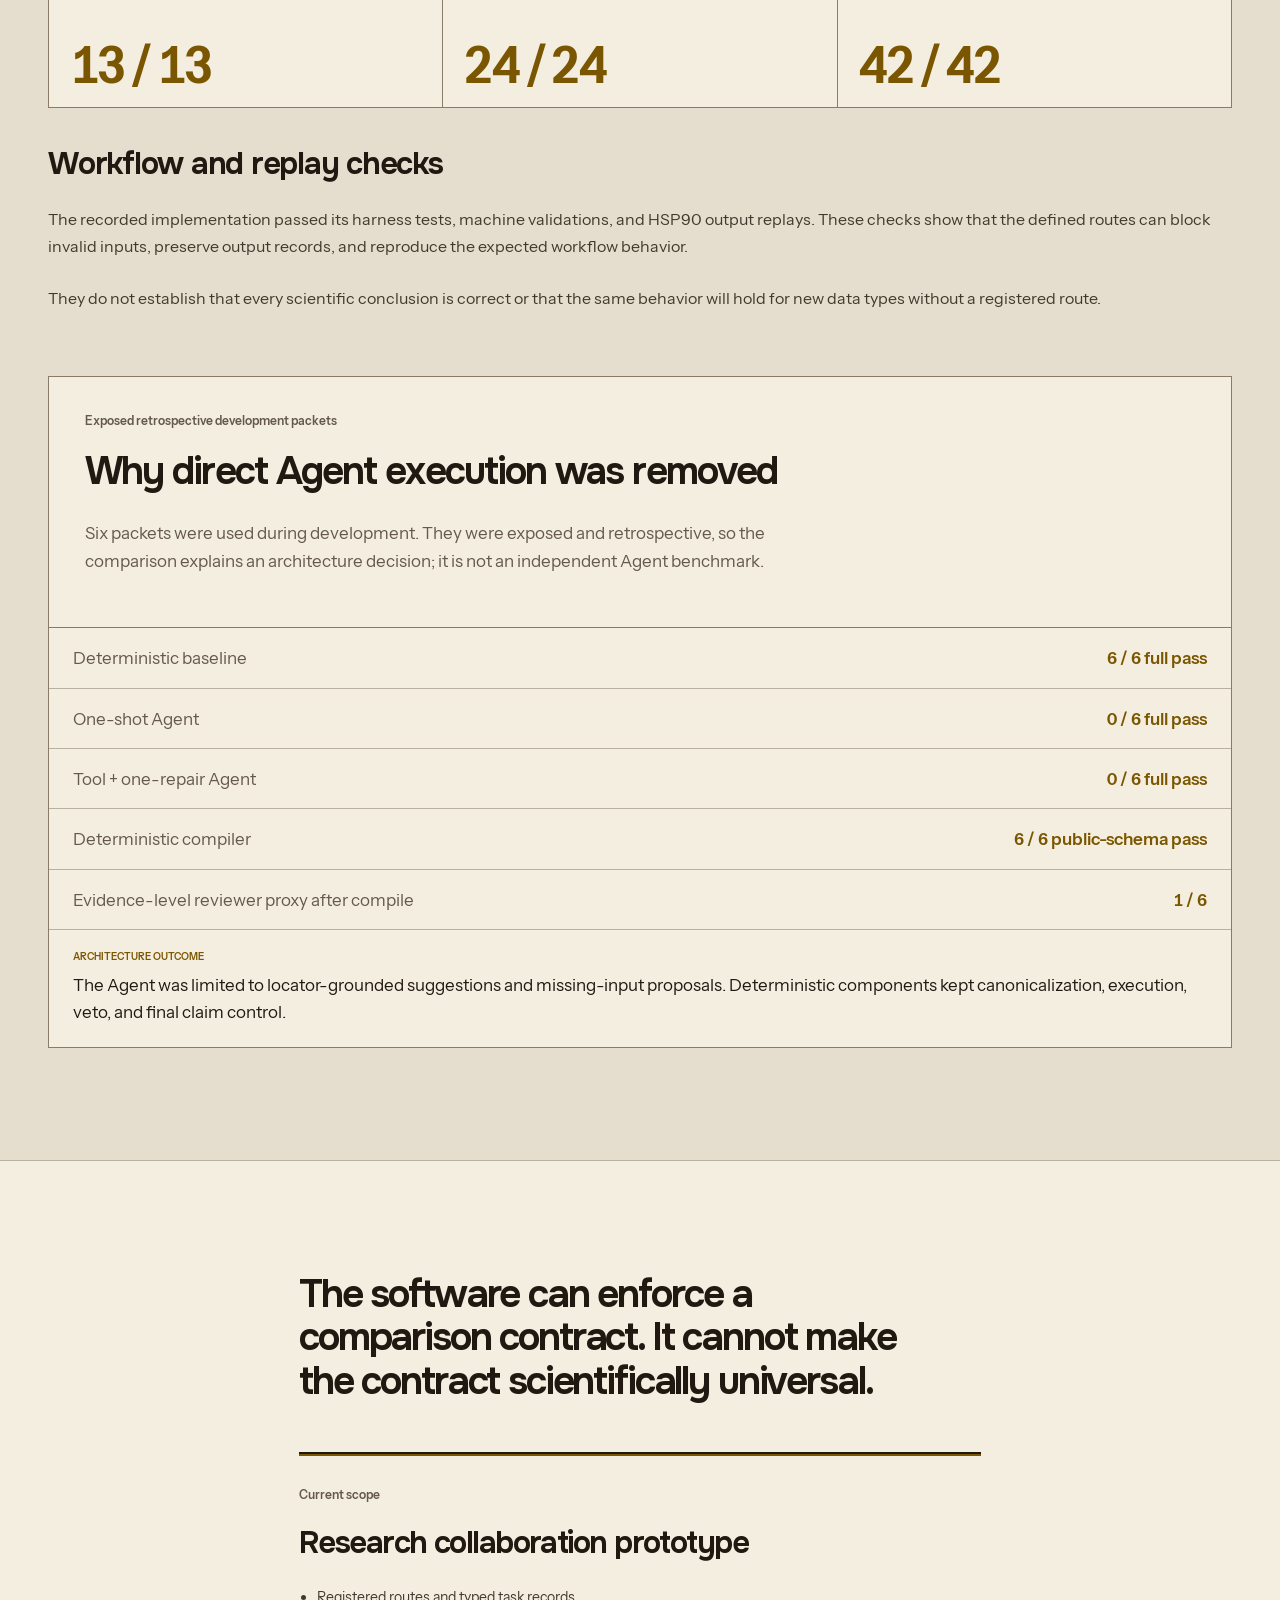
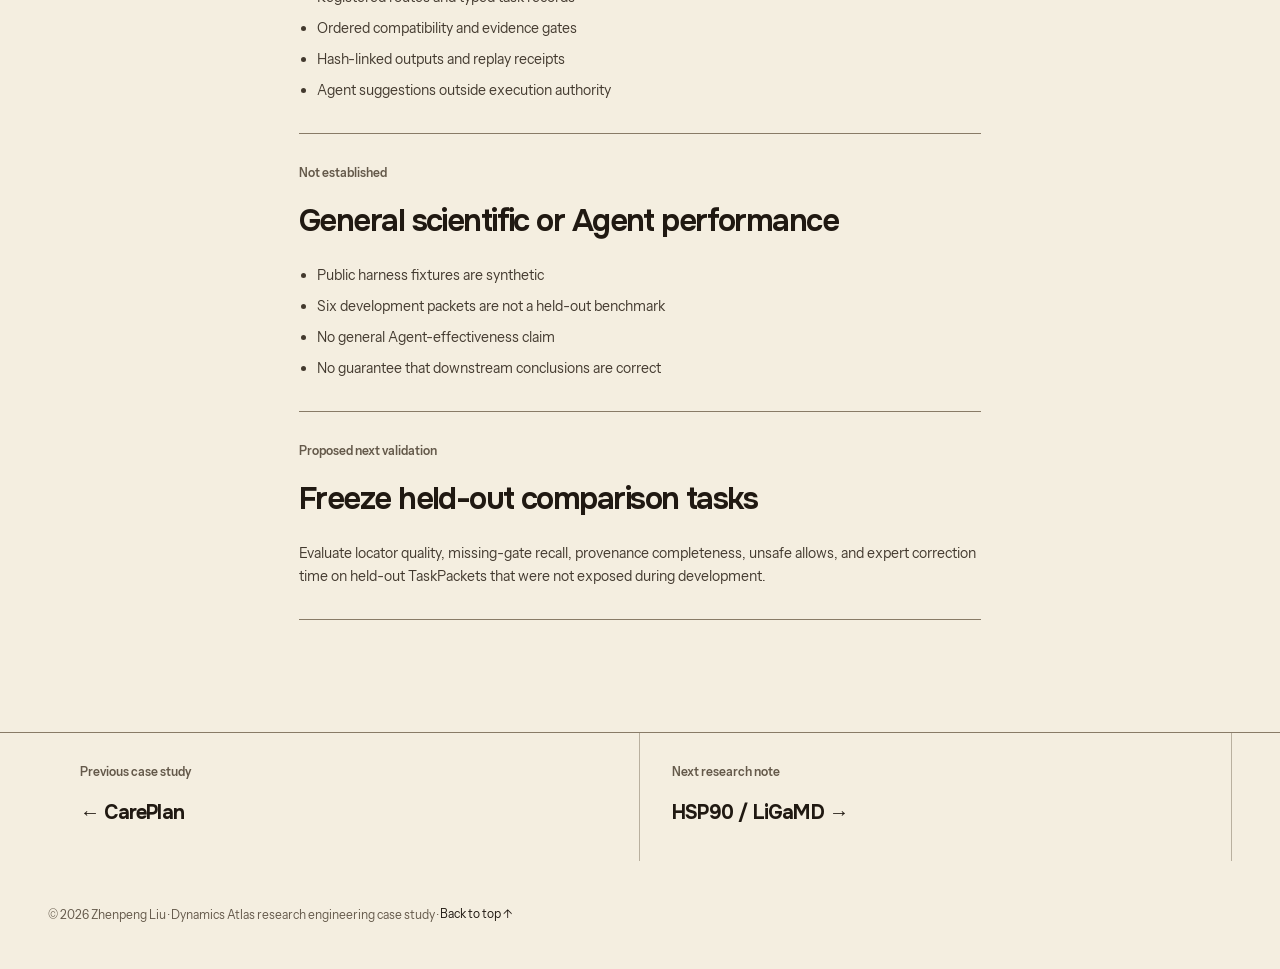
<file: research/dynamics-atlas.html>
<!doctype html>
<html lang="en">
<head>
  <meta charset="utf-8">
  <meta name="viewport" content="width=device-width, initial-scale=1">
  <title>Dynamics Atlas Research Engineering Case Study — Zhenpeng Liu</title>
  <meta name="description" content="How Dynamics Atlas turns molecular-data comparability rules into deterministic validation gates, routed analysis, and reviewable evidence records.">
  <meta name="theme-color" content="#f1ece0">
  <meta name="color-scheme" content="light">
  <link rel="icon" href="../images/favicon.svg" type="image/svg+xml">
  <link rel="canonical" href="https://alex051107.github.io/personal-website/research/dynamics-atlas.html">
  <meta property="og:type" content="article">
  <meta property="og:title" content="Dynamics Atlas Research Engineering Case Study — Zhenpeng Liu">
  <meta property="og:description" content="Scientific compatibility gates, deterministic routing, and a bounded Agent role.">
  <meta property="og:url" content="https://alex051107.github.io/personal-website/research/dynamics-atlas.html">
  <meta property="og:image" content="https://alex051107.github.io/personal-website/images/project-visuals/dynamics-atlas-editorial.jpg">
  <meta property="og:image:alt" content="Editorial model of molecular evidence formats passing through compatibility gates">
  <meta name="twitter:card" content="summary_large_image">
  <link rel="stylesheet" href="../css/styles.css?v=e2f5e62">
  <script defer src="../js/site-motion.js?v=455b717"></script>
  <script defer src="../js/project-films.js?v=e3c2a12"></script>
</head>
<body class="case-page case-page--violet">
  <div class="page-progress" aria-hidden="true"></div>
  <a class="skip-link" href="#main">Skip to content</a>
  <header class="site-header">
    <div class="site-header__inner">
      <a class="wordmark" href="../index.html#top" aria-label="Zhenpeng Liu, portfolio home">
        <span class="wordmark__initials">Zhenpeng Liu</span><span class="wordmark__index">刘振鹏</span>
      </a>
      <nav class="primary-nav" aria-label="Primary navigation">
        <a class="primary-nav__contact" href="mailto:liualex@unc.edu">Contact ↗</a>
      </nav>
    </div>
  </header>

  <main id="main">
    <article class="case-study" id="top">
      <header class="case-hero">
        <div class="section-shell case-hero__grid">
          <div class="case-hero__copy">
            <a class="case-back" href="../index.html#dynamics-atlas">← All projects</a>
            <p class="eyebrow">Research engineering case study · Collaboration prototype</p>
            <h1>Dynamics Atlas</h1>
            <p class="case-hero__lead">Scientific data integration is a claim that two sources can support the same analysis. Dynamics Atlas makes that claim executable: an Agent may locate evidence, while deterministic gates check identity, rights, mapping, coverage, meaning, and maturity.</p>
            <div class="case-hero__actions">
              <a class="button button--primary" href="https://github.com/alex051107/projects/tree/main/scientific_evidence_harness" target="_blank" rel="noopener noreferrer">Open public harness <span aria-hidden="true">↗</span></a>
              <a class="button" href="#evaluation">See recorded tests <span aria-hidden="true">↓</span></a>
            </div>
          </div>
          <figure class="case-hero__visual project-film project-film--compact" data-project-plate="dynamics-atlas" data-project-film data-film-duration="10" data-film-state="paused">
            <div class="project-film__media">
              <video muted loop playsinline preload="none" poster="../videos/project-films/dynamics-atlas-poster.jpg" aria-label="Dynamics Atlas Agent harness film">
                <source src="../videos/project-films/dynamics-atlas.mp4" type="video/mp4">
              </video>
              <div class="project-film__label"><span>10-second system film</span><strong>Contract → Agent route → six gates → receipt</strong></div>
              <button class="project-film__toggle" type="button" data-film-toggle aria-pressed="true" aria-label="Pause Dynamics Atlas film"><span>Pause motion</span></button>
              <div class="project-film__progress" aria-hidden="true"><i data-film-progress></i></div>
            </div>
            <figcaption><strong>Input</strong> TaskPacket + two datasets · <strong>Agent</strong> suggests a locator · <strong>Output</strong> EvidenceBundle or blocked route after six gates.</figcaption>
            <span class="visually-hidden" data-film-status aria-live="polite">Film loops automatically.</span>
          </figure>
        </div>
      </header>

      <section class="case-glance section-shell" aria-labelledby="glance-title">
        <h2 id="glance-title" class="visually-hidden">Project at a glance</h2>
        <dl>
          <div><dt>Type</dt><dd>Research collaboration prototype</dd></div>
          <div><dt>Time</dt><dd>Jun 2026—Present</dd></div>
          <div><dt>My work shown here</dt><dd>Task records, routed validation, Agent boundary</dd></div>
          <div><dt>Core problem</dt><dd>Same protein does not guarantee comparable evidence</dd></div>
          <div><dt>Recorded result</dt><dd>13/13 · 24/24 · 42/42</dd></div>
          <div><dt>Stack</dt><dd>Python · FastAPI · LangGraph · Typed JSON</dd></div>
        </dl>
      </section>

      <nav class="case-contents section-shell" aria-label="Case study contents">
        <p>In this case study</p>
        <a href="#problem">Problem</a>
        <a href="#system">System</a>
        <a href="#decisions">Decisions</a>
        <a href="#evaluation">Evaluation</a>
        <a href="#scope">Scope</a>
      </nav>

      <section class="case-section section-shell" id="problem">
        <header class="case-section__label" data-reveal="rise">
          <p>01 / Problem</p>
          <h2>Data integration is a scientific claim, not just a format conversion.</h2>
        </header>
        <div class="case-section__body prose" data-reveal="rise">
          <p>An NMR ensemble, a molecular-dynamics trajectory, and a generated structure may all contain coordinates for the same protein. They do not automatically share the same residue numbering, experimental conditions, measurement meaning, time coverage, or allowed inference.</p>
          <p>Flattening those sources into one table makes the software look simpler while moving the scientific mismatch out of view. Dynamics Atlas keeps the source type and comparison rules explicit. A task can proceed only through a route registered for that evidence combination.</p>
          <aside class="case-callout">
            <p class="case-callout__label">Research engineering question</p>
            <p>How can scientific comparison rules become executable software gates without letting an Agent invent missing mappings or approve its own route?</p>
          </aside>
        </div>
      </section>

      <section class="case-section case-section--tinted" id="system">
        <header class="case-section__label section-shell" data-reveal="rise">
          <p>02 / System</p>
          <h2>Every source passes ordered, fail-closed gates.</h2>
        </header>
        <div class="section-shell case-section__wide">
          <figure class="project-diagram" aria-labelledby="dynamics-flow-caption" data-reveal="rise">
            <div class="project-diagram__canvas">
              <p class="project-diagram__context"><span>Compatibility contract</span><span>Public harness uses synthetic fixtures</span></p>
              <ol class="project-diagram__route project-diagram__route--seven" aria-label="Dynamics Atlas route from TaskPacket through Locator Agent, registered tool, six gates, receipt, and human scope decision">
                <li><small>Input</small><strong>TaskPacket + datasets</strong></li>
                <li><small>Agent</small><strong>Locator suggestion</strong></li>
                <li><small>Tool</small><strong>Registered compiler</strong></li>
                <li class="project-diagram__gate"><small>G1–G6</small><strong>Identity · rights · mapping · coverage · meaning · maturity</strong><span class="project-diagram__branch">Needs input or block</span></li>
                <li><small>Receipt</small><strong>DecisionTrace + RunReceipt</strong></li>
                <li><small>Human</small><strong>Scope decision</strong></li>
                <li><small>Result</small><strong>EvidenceBundle or blocked route</strong></li>
              </ol>
            </div>
            <figcaption id="dynamics-flow-caption">The Agent suggests a locator; a registered tool compiles the route; six deterministic gates decide whether a receipt can reach human scope review or must stop.</figcaption>
          </figure>

          <div class="record-strip" data-reveal="pop" aria-label="Recorded task artifacts">
            <div><span>Input</span><strong>TaskPacket</strong><p>Requested analysis, source identity, route inputs</p></div>
            <div><span>Decision</span><strong>DecisionTrace</strong><p>Gate outcomes, route choice, veto reasons</p></div>
            <div><span>Evidence</span><strong>EvidenceBundle</strong><p>Outputs, source locators, allowed interpretation</p></div>
            <div><span>Receipt</span><strong>RunReceipt</strong><p>Hashes, tools, status, replay boundary</p></div>
          </div>
        </div>
      </section>

      <section class="case-section section-shell" id="decisions">
        <header class="case-section__label" data-reveal="rise">
          <p>03 / Decisions</p>
          <h2>The collaboration keeps scientific authority outside the Agent.</h2>
        </header>
        <div class="case-section__body decision-stack">
          <article class="decision-card" data-reveal="pop">
            <p class="decision-card__index">Decision 01</p>
            <h3>Use data-type-specific routes.</h3>
            <dl>
              <div><dt>Why</dt><dd>NMR ensembles, MD trajectories, database structures, and generated structures do not share one scientifically valid interpretation path.</dd></div>
              <div><dt>Alternative considered</dt><dd>Normalize every input into one coordinate table and apply the same analysis code.</dd></div>
              <div><dt>Trade-off</dt><dd>More adapters and route definitions are required, but each result keeps the assumptions that make it interpretable.</dd></div>
            </dl>
          </article>
          <article class="decision-card" data-reveal="pop">
            <p class="decision-card__index">Decision 02</p>
            <h3>Store the decision with the output.</h3>
            <dl>
              <div><dt>Why</dt><dd>A result is difficult to review if the source hash, residue map, route choice, and rejected alternatives disappear after execution.</dd></div>
              <div><dt>Alternative considered</dt><dd>Keep only the final figure or summary table and rely on logs for reconstruction.</dd></div>
              <div><dt>Trade-off</dt><dd>Receipts are larger, but a later reviewer can replay which route ran and why another route was blocked.</dd></div>
            </dl>
          </article>
          <article class="decision-card" data-reveal="pop">
            <p class="decision-card__index">Decision 03</p>
            <h3>Let the Agent locate evidence, not execute the scientific route.</h3>
            <dl>
              <div><dt>Why</dt><dd>The Agent can help find a source locator or point out a missing input. It did not reliably satisfy the full evidence and schema contract in the recorded development comparison.</dd></div>
              <div><dt>Alternative considered</dt><dd>Allow a one-shot or tool-using Agent to canonicalize the task, choose tools, execute the route, and produce the final claim.</dd></div>
              <div><dt>Trade-off</dt><dd>The model has less autonomy, but deterministic code retains validation, execution, veto, and final review boundaries.</dd></div>
            </dl>
          </article>
        </div>
      </section>

      <section class="case-section case-section--tinted" id="evaluation">
        <header class="case-section__label section-shell" data-reveal="rise">
          <p>04 / Evaluation</p>
          <h2>Two test sets answer two different questions.</h2>
        </header>
        <div class="section-shell case-section__wide">
          <div class="metric-band metric-band--dynamics" data-reveal="pop">
            <div><span>Harness tests</span><strong>13 / 13</strong></div>
            <div><span>Machine validations</span><strong>24 / 24</strong></div>
            <div><span>HSP90 output replays</span><strong>42 / 42</strong></div>
          </div>

          <div class="evaluation-grid evaluation-grid--stacked">
            <div class="prose" data-reveal="rise">
              <h3>Workflow and replay checks</h3>
              <p>The recorded implementation passed its harness tests, machine validations, and HSP90 output replays. These checks show that the defined routes can block invalid inputs, preserve output records, and reproduce the expected workflow behavior.</p>
              <p>They do not establish that every scientific conclusion is correct or that the same behavior will hold for new data types without a registered route.</p>
            </div>

            <div class="experiment-table" data-reveal="pop">
              <div class="experiment-table__intro">
                <p class="surface-grid__label">Exposed retrospective development packets</p>
                <h3>Why direct Agent execution was removed</h3>
                <p>Six packets were used during development. They were exposed and retrospective, so the comparison explains an architecture decision; it is not an independent Agent benchmark.</p>
              </div>
              <div class="experiment-table__rows" role="table" aria-label="Dynamics Atlas development comparison">
                <div role="row"><span role="cell">Deterministic baseline</span><strong role="cell">6 / 6 full pass</strong></div>
                <div role="row"><span role="cell">One-shot Agent</span><strong role="cell">0 / 6 full pass</strong></div>
                <div role="row"><span role="cell">Tool + one-repair Agent</span><strong role="cell">0 / 6 full pass</strong></div>
                <div role="row"><span role="cell">Deterministic compiler</span><strong role="cell">6 / 6 public-schema pass</strong></div>
                <div role="row"><span role="cell">Evidence-level reviewer proxy after compile</span><strong role="cell">1 / 6</strong></div>
              </div>
              <p class="experiment-table__outcome"><span>Architecture outcome</span> The Agent was limited to locator-grounded suggestions and missing-input proposals. Deterministic components kept canonicalization, execution, veto, and final claim control.</p>
            </div>
          </div>
        </div>
      </section>

      <section class="case-section section-shell" id="scope">
        <header class="case-section__label" data-reveal="rise">
          <p>05 / Scope</p>
          <h2>The software can enforce a comparison contract. It cannot make the contract scientifically universal.</h2>
        </header>
        <div class="case-section__body scope-grid">
          <article class="scope-card scope-card--current" data-reveal="pop">
            <p class="scope-card__label">Current scope</p>
            <h3>Research collaboration prototype</h3>
            <ul>
              <li>Registered routes and typed task records</li>
              <li>Ordered compatibility and evidence gates</li>
              <li>Hash-linked outputs and replay receipts</li>
              <li>Agent suggestions outside execution authority</li>
            </ul>
          </article>
          <article class="scope-card" data-reveal="pop">
            <p class="scope-card__label">Not established</p>
            <h3>General scientific or Agent performance</h3>
            <ul>
              <li>Public harness fixtures are synthetic</li>
              <li>Six development packets are not a held-out benchmark</li>
              <li>No general Agent-effectiveness claim</li>
              <li>No guarantee that downstream conclusions are correct</li>
            </ul>
          </article>
          <article class="scope-card scope-card--next" data-reveal="pop">
            <p class="scope-card__label">Proposed next validation</p>
            <h3>Freeze held-out comparison tasks</h3>
            <p>Evaluate locator quality, missing-gate recall, provenance completeness, unsafe allows, and expert correction time on held-out TaskPackets that were not exposed during development.</p>
          </article>
        </div>
      </section>
    </article>

    <nav class="case-pagination" aria-label="Project navigation">
      <div class="section-shell">
        <a href="../projects/careplan.html"><span>Previous case study</span><strong>← CarePlan</strong></a>
        <a href="ligamd-pkoff.html"><span>Next research note</span><strong>HSP90 / LiGaMD →</strong></a>
      </div>
    </nav>
  </main>

  <footer class="site-footer">
    <div class="section-shell site-footer__inner">
      <p>© 2026 Zhenpeng Liu · Dynamics Atlas research engineering case study · <a href="#top">Back to top ↑</a></p>
    </div>
  </footer>
</body>
</html>
</file>
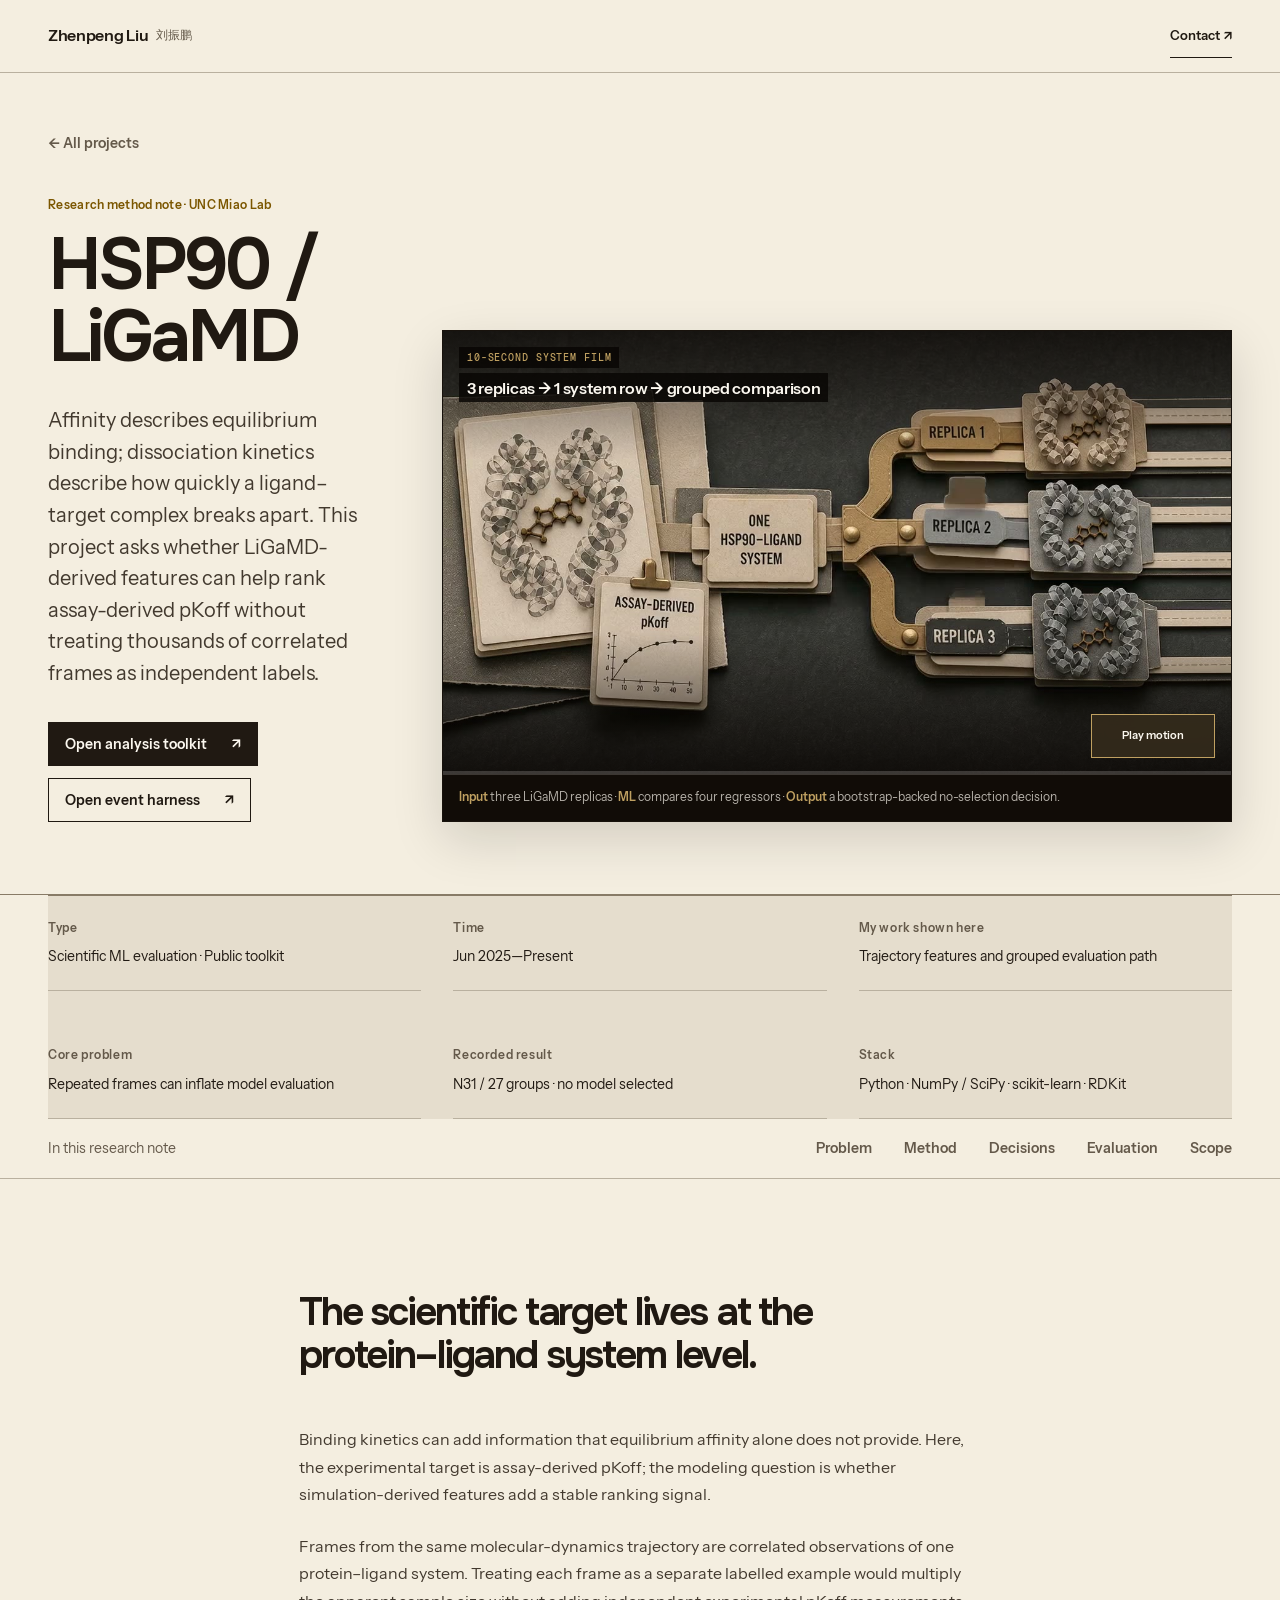
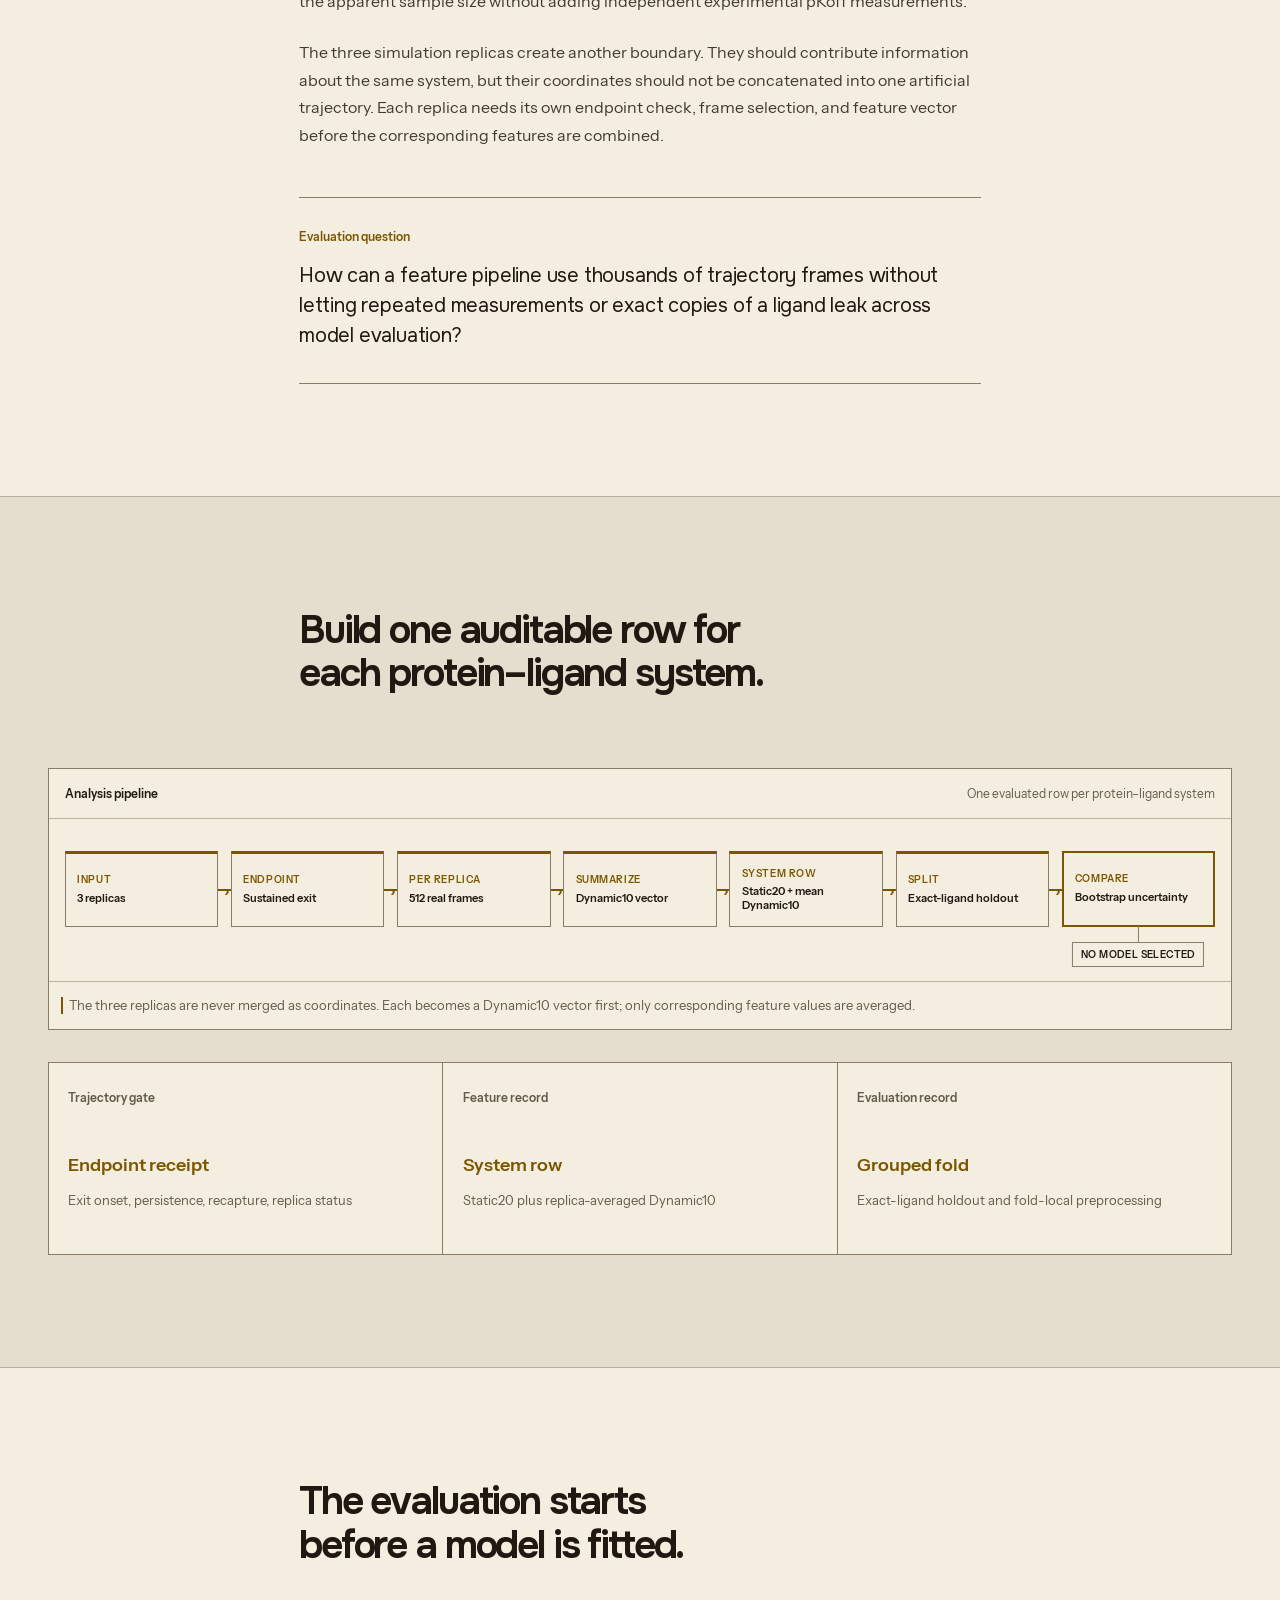
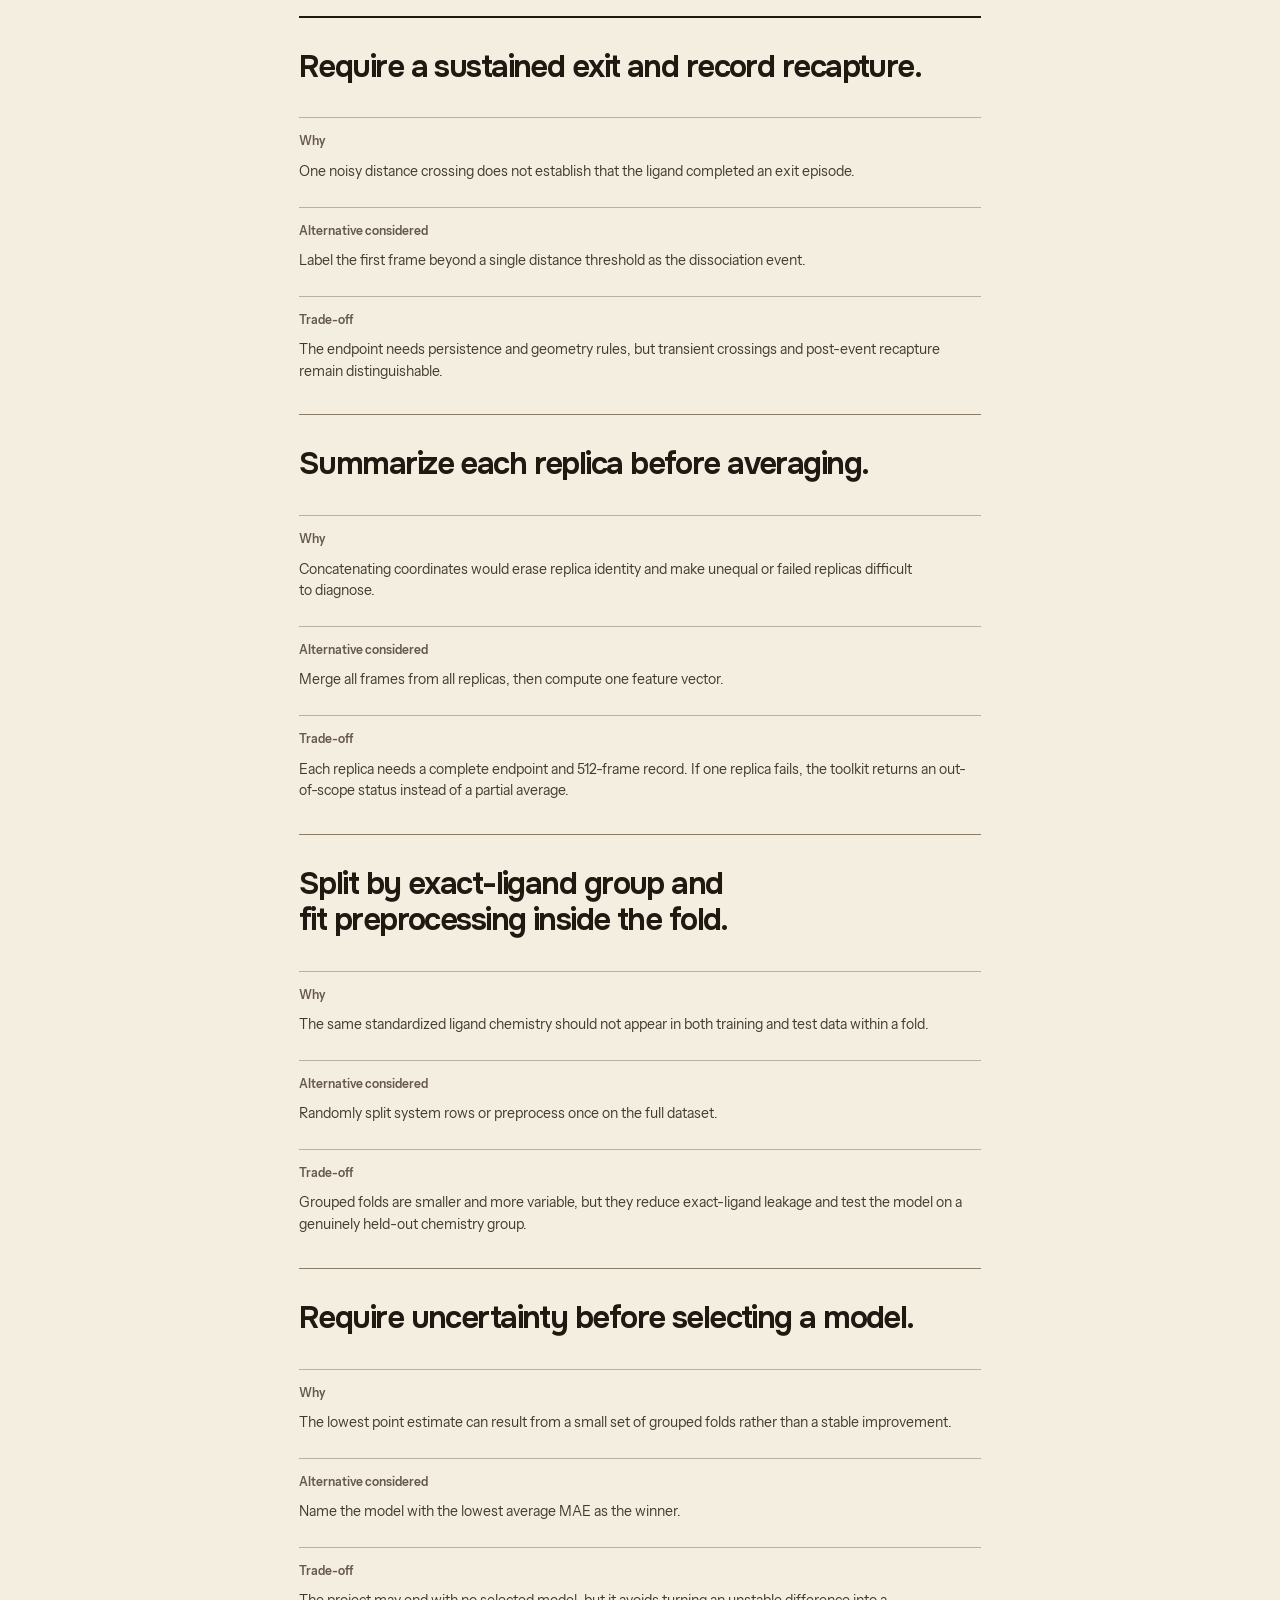
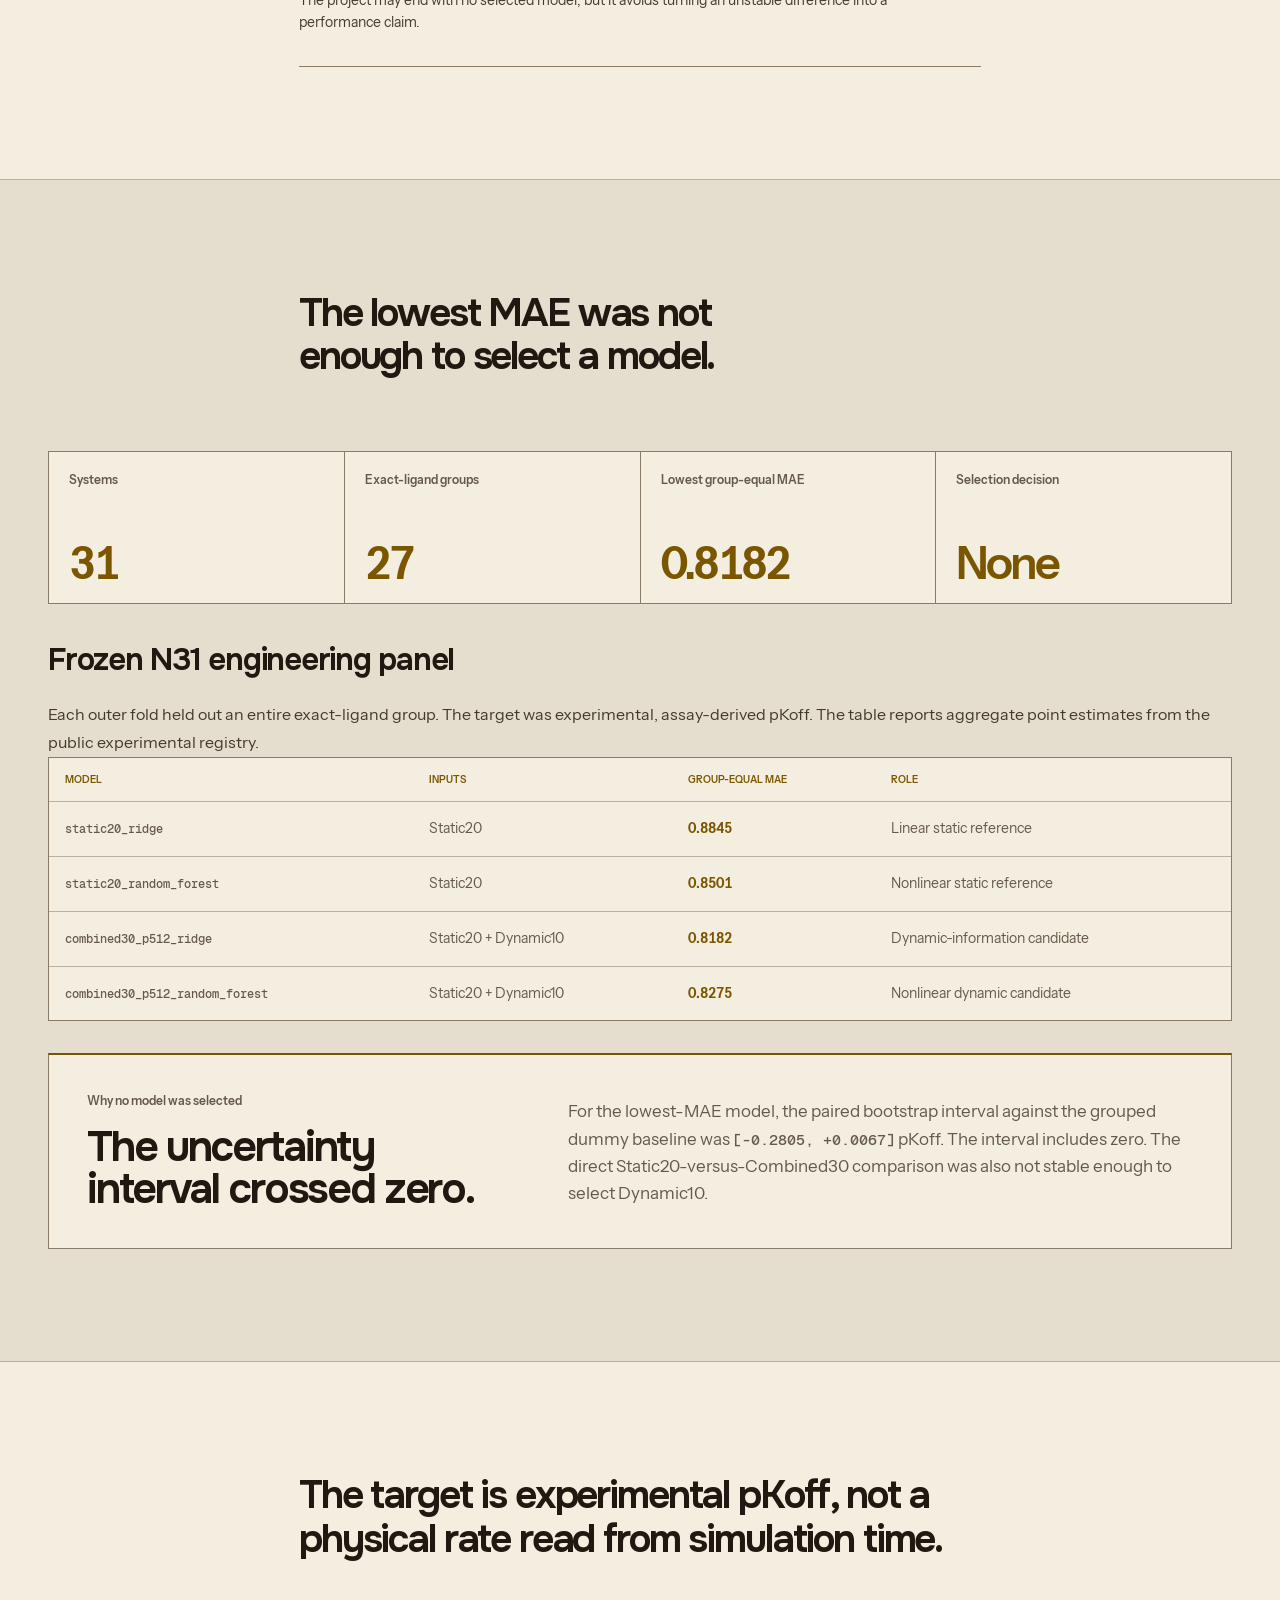
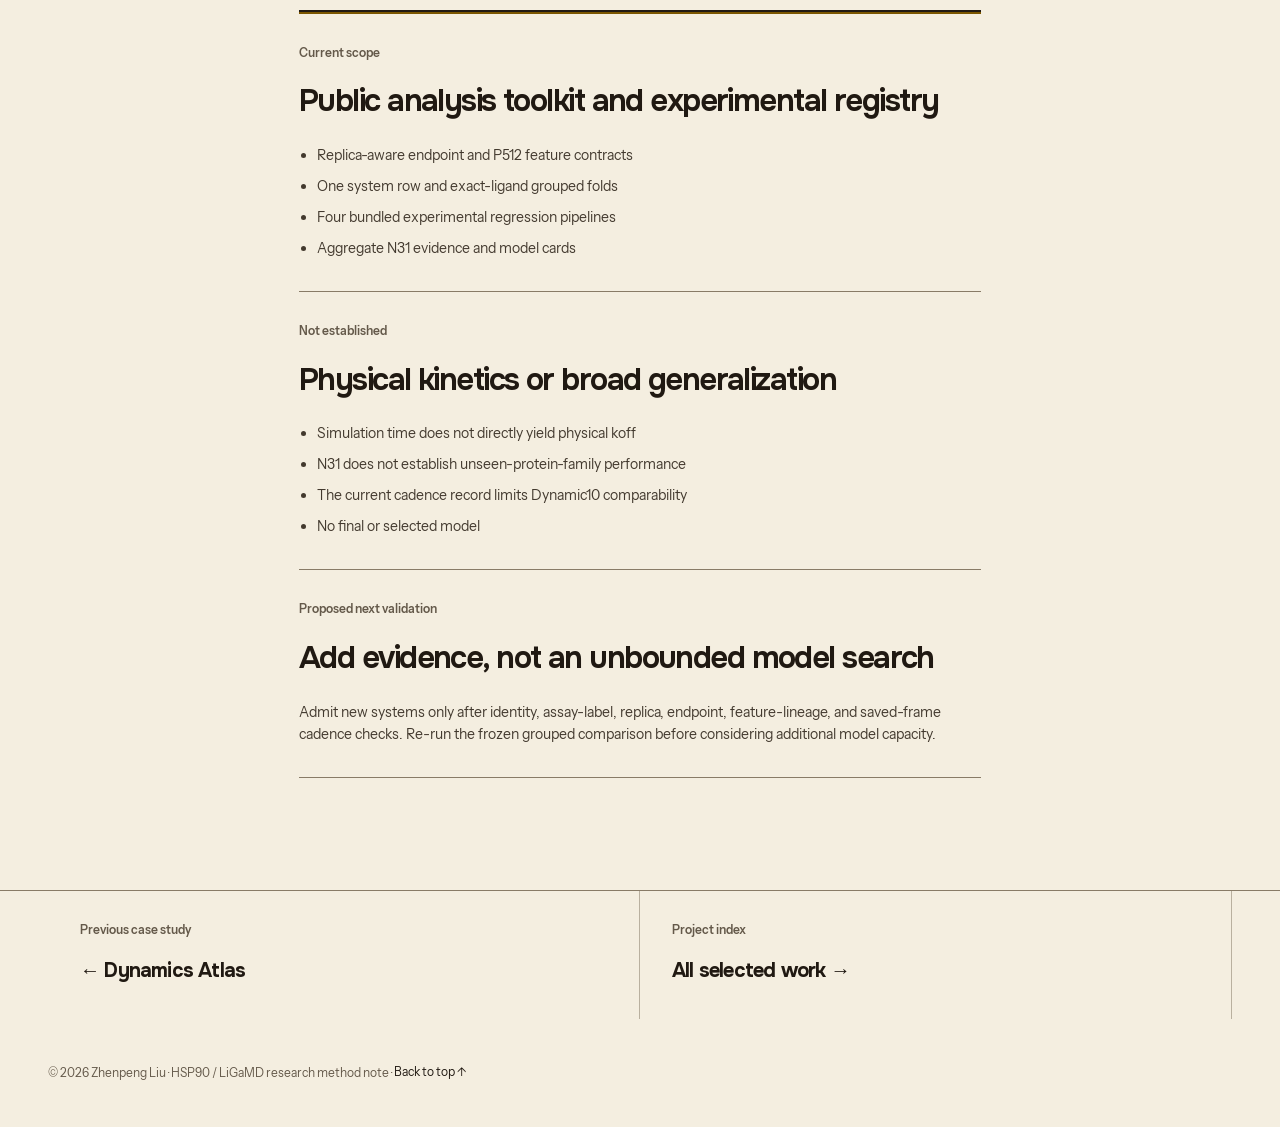
<file: research/ligamd-pkoff.html>
<!doctype html>
<html lang="en">
<head>
  <meta charset="utf-8">
  <meta name="viewport" content="width=device-width, initial-scale=1">
  <title>HSP90 LiGaMD Research Method Note — Zhenpeng Liu</title>
  <meta name="description" content="A research method note on replica-aware LiGaMD feature construction, exact-ligand grouped evaluation, and why the current N31 result did not select a model.">
  <meta name="theme-color" content="#f1ece0">
  <meta name="color-scheme" content="light">
  <link rel="icon" href="../images/favicon.svg" type="image/svg+xml">
  <link rel="canonical" href="https://alex051107.github.io/personal-website/research/ligamd-pkoff.html">
  <meta property="og:type" content="article">
  <meta property="og:title" content="HSP90 LiGaMD Research Method Note — Zhenpeng Liu">
  <meta property="og:description" content="Replica-aware trajectory features, grouped evaluation, and an honest no-selection result.">
  <meta property="og:url" content="https://alex051107.github.io/personal-website/research/ligamd-pkoff.html">
  <meta property="og:image" content="https://alex051107.github.io/personal-website/images/project-visuals/hsp90-ligamd-editorial.jpg">
  <meta property="og:image:alt" content="Editorial model of three simulation replicas becoming one system-level record">
  <meta name="twitter:card" content="summary_large_image">
  <link rel="stylesheet" href="../css/styles.css?v=e2f5e62">
  <script defer src="../js/site-motion.js?v=455b717"></script>
  <script defer src="../js/project-films.js?v=e3c2a12"></script>
</head>
<body class="case-page case-page--green">
  <div class="page-progress" aria-hidden="true"></div>
  <a class="skip-link" href="#main">Skip to content</a>
  <header class="site-header">
    <div class="site-header__inner">
      <a class="wordmark" href="../index.html#top" aria-label="Zhenpeng Liu, portfolio home">
        <span class="wordmark__initials">Zhenpeng Liu</span><span class="wordmark__index">刘振鹏</span>
      </a>
      <nav class="primary-nav" aria-label="Primary navigation">
        <a class="primary-nav__contact" href="mailto:liualex@unc.edu">Contact ↗</a>
      </nav>
    </div>
  </header>

  <main id="main">
    <article class="case-study" id="top">
      <header class="case-hero">
        <div class="section-shell case-hero__grid">
          <div class="case-hero__copy">
            <a class="case-back" href="../index.html#hsp90">← All projects</a>
            <p class="eyebrow">Research method note · UNC Miao Lab</p>
            <h1>HSP90 / LiGaMD</h1>
            <p class="case-hero__lead">Affinity describes equilibrium binding; dissociation kinetics describe how quickly a ligand–target complex breaks apart. This project asks whether LiGaMD-derived features can help rank assay-derived pKoff without treating thousands of correlated frames as independent labels.</p>
            <div class="case-hero__actions">
              <a class="button button--primary" href="https://github.com/alex051107/ligamd-pkoff-toolkit" target="_blank" rel="noopener noreferrer">Open analysis toolkit <span aria-hidden="true">↗</span></a>
              <a class="button" href="https://github.com/alex051107/projects/tree/main/trajectory_event_harness" target="_blank" rel="noopener noreferrer">Open event harness <span aria-hidden="true">↗</span></a>
            </div>
          </div>
          <figure class="case-hero__visual project-film project-film--compact" data-project-plate="hsp90-ligamd" data-project-film data-film-duration="10" data-film-state="paused">
            <div class="project-film__media">
              <video muted loop playsinline preload="none" poster="../videos/project-films/hsp90-ligamd-poster.jpg" aria-label="HSP90 LiGaMD evaluation film">
                <source src="../videos/project-films/hsp90-ligamd.mp4" type="video/mp4">
              </video>
              <div class="project-film__label"><span>10-second system film</span><strong>3 replicas → 1 system row → grouped comparison</strong></div>
              <button class="project-film__toggle" type="button" data-film-toggle aria-pressed="true" aria-label="Pause HSP90 LiGaMD film"><span>Pause motion</span></button>
              <div class="project-film__progress" aria-hidden="true"><i data-film-progress></i></div>
            </div>
            <figcaption><strong>Input</strong> three LiGaMD replicas · <strong>ML</strong> compares four regressors · <strong>Output</strong> a bootstrap-backed no-selection decision.</figcaption>
            <span class="visually-hidden" data-film-status aria-live="polite">Film loops automatically.</span>
          </figure>
        </div>
      </header>

      <section class="case-glance section-shell" aria-labelledby="glance-title">
        <h2 id="glance-title" class="visually-hidden">Project at a glance</h2>
        <dl>
          <div><dt>Type</dt><dd>Scientific ML evaluation · Public toolkit</dd></div>
          <div><dt>Time</dt><dd>Jun 2025—Present</dd></div>
          <div><dt>My work shown here</dt><dd>Trajectory features and grouped evaluation path</dd></div>
          <div><dt>Core problem</dt><dd>Repeated frames can inflate model evaluation</dd></div>
          <div><dt>Recorded result</dt><dd>N31 / 27 groups · no model selected</dd></div>
          <div><dt>Stack</dt><dd>Python · NumPy / SciPy · scikit-learn · RDKit</dd></div>
        </dl>
      </section>

      <nav class="case-contents section-shell" aria-label="Research note contents">
        <p>In this research note</p>
        <a href="#problem">Problem</a>
        <a href="#method">Method</a>
        <a href="#decisions">Decisions</a>
        <a href="#evaluation">Evaluation</a>
        <a href="#scope">Scope</a>
      </nav>

      <section class="case-section section-shell" id="problem">
        <header class="case-section__label" data-reveal="rise">
          <p>01 / Problem</p>
          <h2>The scientific target lives at the protein–ligand system level.</h2>
        </header>
        <div class="case-section__body prose" data-reveal="rise">
          <p>Binding kinetics can add information that equilibrium affinity alone does not provide. Here, the experimental target is assay-derived pKoff; the modeling question is whether simulation-derived features add a stable ranking signal.</p>
          <p>Frames from the same molecular-dynamics trajectory are correlated observations of one protein–ligand system. Treating each frame as a separate labelled example would multiply the apparent sample size without adding independent experimental pKoff measurements.</p>
          <p>The three simulation replicas create another boundary. They should contribute information about the same system, but their coordinates should not be concatenated into one artificial trajectory. Each replica needs its own endpoint check, frame selection, and feature vector before the corresponding features are combined.</p>
          <aside class="case-callout">
            <p class="case-callout__label">Evaluation question</p>
            <p>How can a feature pipeline use thousands of trajectory frames without letting repeated measurements or exact copies of a ligand leak across model evaluation?</p>
          </aside>
        </div>
      </section>

      <section class="case-section case-section--tinted" id="method">
        <header class="case-section__label section-shell" data-reveal="rise">
          <p>02 / Method</p>
          <h2>Build one auditable row for each protein–ligand system.</h2>
        </header>
        <div class="section-shell case-section__wide">
          <figure class="project-diagram" aria-labelledby="ligamd-flow-caption" data-reveal="rise">
            <div class="project-diagram__canvas">
              <p class="project-diagram__context"><span>Analysis pipeline</span><span>One evaluated row per protein–ligand system</span></p>
              <ol class="project-diagram__route project-diagram__route--seven" aria-label="HSP90 LiGaMD workflow from three replicas through endpoint checks and saved-frame aggregation to grouped evaluation">
                <li><small>Input</small><strong>3 replicas</strong></li>
                <li><small>Endpoint</small><strong>Sustained exit</strong></li>
                <li><small>Per replica</small><strong>512 real frames</strong></li>
                <li><small>Summarize</small><strong>Dynamic10 vector</strong></li>
                <li><small>System row</small><strong>Static20 + mean Dynamic10</strong></li>
                <li><small>Split</small><strong>Exact-ligand holdout</strong></li>
                <li class="project-diagram__gate"><small>Compare</small><strong>Bootstrap uncertainty</strong><span class="project-diagram__branch project-diagram__branch--neutral">No model selected</span></li>
              </ol>
            </div>
            <figcaption id="ligamd-flow-caption">The three replicas are never merged as coordinates. Each becomes a Dynamic10 vector first; only corresponding feature values are averaged.</figcaption>
          </figure>

          <div class="record-strip record-strip--three" data-reveal="pop" aria-label="HSP90 LiGaMD analysis records">
            <div><span>Trajectory gate</span><strong>Endpoint receipt</strong><p>Exit onset, persistence, recapture, replica status</p></div>
            <div><span>Feature record</span><strong>System row</strong><p>Static20 plus replica-averaged Dynamic10</p></div>
            <div><span>Evaluation record</span><strong>Grouped fold</strong><p>Exact-ligand holdout and fold-local preprocessing</p></div>
          </div>
        </div>
      </section>

      <section class="case-section section-shell" id="decisions">
        <header class="case-section__label" data-reveal="rise">
          <p>03 / Decisions</p>
          <h2>The evaluation starts before a model is fitted.</h2>
        </header>
        <div class="case-section__body decision-stack">
          <article class="decision-card" data-reveal="pop">
            <p class="decision-card__index">Decision 01</p>
            <h3>Require a sustained exit and record recapture.</h3>
            <dl>
              <div><dt>Why</dt><dd>One noisy distance crossing does not establish that the ligand completed an exit episode.</dd></div>
              <div><dt>Alternative considered</dt><dd>Label the first frame beyond a single distance threshold as the dissociation event.</dd></div>
              <div><dt>Trade-off</dt><dd>The endpoint needs persistence and geometry rules, but transient crossings and post-event recapture remain distinguishable.</dd></div>
            </dl>
          </article>
          <article class="decision-card" data-reveal="pop">
            <p class="decision-card__index">Decision 02</p>
            <h3>Summarize each replica before averaging.</h3>
            <dl>
              <div><dt>Why</dt><dd>Concatenating coordinates would erase replica identity and make unequal or failed replicas difficult to diagnose.</dd></div>
              <div><dt>Alternative considered</dt><dd>Merge all frames from all replicas, then compute one feature vector.</dd></div>
              <div><dt>Trade-off</dt><dd>Each replica needs a complete endpoint and 512-frame record. If one replica fails, the toolkit returns an out-of-scope status instead of a partial average.</dd></div>
            </dl>
          </article>
          <article class="decision-card" data-reveal="pop">
            <p class="decision-card__index">Decision 03</p>
            <h3>Split by exact-ligand group and fit preprocessing inside the fold.</h3>
            <dl>
              <div><dt>Why</dt><dd>The same standardized ligand chemistry should not appear in both training and test data within a fold.</dd></div>
              <div><dt>Alternative considered</dt><dd>Randomly split system rows or preprocess once on the full dataset.</dd></div>
              <div><dt>Trade-off</dt><dd>Grouped folds are smaller and more variable, but they reduce exact-ligand leakage and test the model on a genuinely held-out chemistry group.</dd></div>
            </dl>
          </article>
          <article class="decision-card" data-reveal="pop">
            <p class="decision-card__index">Decision 04</p>
            <h3>Require uncertainty before selecting a model.</h3>
            <dl>
              <div><dt>Why</dt><dd>The lowest point estimate can result from a small set of grouped folds rather than a stable improvement.</dd></div>
              <div><dt>Alternative considered</dt><dd>Name the model with the lowest average MAE as the winner.</dd></div>
              <div><dt>Trade-off</dt><dd>The project may end with no selected model, but it avoids turning an unstable difference into a performance claim.</dd></div>
            </dl>
          </article>
        </div>
      </section>

      <section class="case-section case-section--tinted" id="evaluation">
        <header class="case-section__label section-shell" data-reveal="rise">
          <p>04 / Evaluation</p>
          <h2>The lowest MAE was not enough to select a model.</h2>
        </header>
        <div class="section-shell case-section__wide">
          <div class="metric-band metric-band--ligamd" data-reveal="pop">
            <div><span>Systems</span><strong>31</strong></div>
            <div><span>Exact-ligand groups</span><strong>27</strong></div>
            <div><span>Lowest group-equal MAE</span><strong>0.8182</strong></div>
            <div><span>Selection decision</span><strong>None</strong></div>
          </div>

          <div class="model-evaluation" data-reveal="rise">
            <div class="prose">
              <h3>Frozen N31 engineering panel</h3>
              <p>Each outer fold held out an entire exact-ligand group. The target was experimental, assay-derived pKoff. The table reports aggregate point estimates from the public experimental registry.</p>
            </div>
            <div class="table-scroll" tabindex="0" aria-label="Scrollable model score table">
              <table class="model-table">
                <thead><tr><th>Model</th><th>Inputs</th><th>Group-equal MAE</th><th>Role</th></tr></thead>
                <tbody>
                  <tr><td><code>static20_ridge</code></td><td>Static20</td><td>0.8845</td><td>Linear static reference</td></tr>
                  <tr><td><code>static20_random_forest</code></td><td>Static20</td><td>0.8501</td><td>Nonlinear static reference</td></tr>
                  <tr><td><code>combined30_p512_ridge</code></td><td>Static20 + Dynamic10</td><td>0.8182</td><td>Dynamic-information candidate</td></tr>
                  <tr><td><code>combined30_p512_random_forest</code></td><td>Static20 + Dynamic10</td><td>0.8275</td><td>Nonlinear dynamic candidate</td></tr>
                </tbody>
              </table>
            </div>
          </div>

          <aside class="result-decision" data-reveal="pop">
            <div>
              <p class="result-decision__label">Why no model was selected</p>
              <h3>The uncertainty interval crossed zero.</h3>
            </div>
            <p>For the lowest-MAE model, the paired bootstrap interval against the grouped dummy baseline was <code>[-0.2805, +0.0067]</code> pKoff. The interval includes zero. The direct Static20-versus-Combined30 comparison was also not stable enough to select Dynamic10.</p>
          </aside>
        </div>
      </section>

      <section class="case-section section-shell" id="scope">
        <header class="case-section__label" data-reveal="rise">
          <p>05 / Scope</p>
          <h2>The target is experimental pKoff, not a physical rate read from simulation time.</h2>
        </header>
        <div class="case-section__body scope-grid">
          <article class="scope-card scope-card--current" data-reveal="pop">
            <p class="scope-card__label">Current scope</p>
            <h3>Public analysis toolkit and experimental registry</h3>
            <ul>
              <li>Replica-aware endpoint and P512 feature contracts</li>
              <li>One system row and exact-ligand grouped folds</li>
              <li>Four bundled experimental regression pipelines</li>
              <li>Aggregate N31 evidence and model cards</li>
            </ul>
          </article>
          <article class="scope-card" data-reveal="pop">
            <p class="scope-card__label">Not established</p>
            <h3>Physical kinetics or broad generalization</h3>
            <ul>
              <li>Simulation time does not directly yield physical koff</li>
              <li>N31 does not establish unseen-protein-family performance</li>
              <li>The current cadence record limits Dynamic10 comparability</li>
              <li>No final or selected model</li>
            </ul>
          </article>
          <article class="scope-card scope-card--next" data-reveal="pop">
            <p class="scope-card__label">Proposed next validation</p>
            <h3>Add evidence, not an unbounded model search</h3>
            <p>Admit new systems only after identity, assay-label, replica, endpoint, feature-lineage, and saved-frame cadence checks. Re-run the frozen grouped comparison before considering additional model capacity.</p>
          </article>
        </div>
      </section>
    </article>

    <nav class="case-pagination" aria-label="Project navigation">
      <div class="section-shell">
        <a href="dynamics-atlas.html"><span>Previous case study</span><strong>← Dynamics Atlas</strong></a>
        <a href="../index.html#work"><span>Project index</span><strong>All selected work →</strong></a>
      </div>
    </nav>
  </main>

  <footer class="site-footer">
    <div class="section-shell site-footer__inner">
      <p>© 2026 Zhenpeng Liu · HSP90 / LiGaMD research method note · <a href="#top">Back to top ↑</a></p>
    </div>
  </footer>
</body>
</html>
</file>
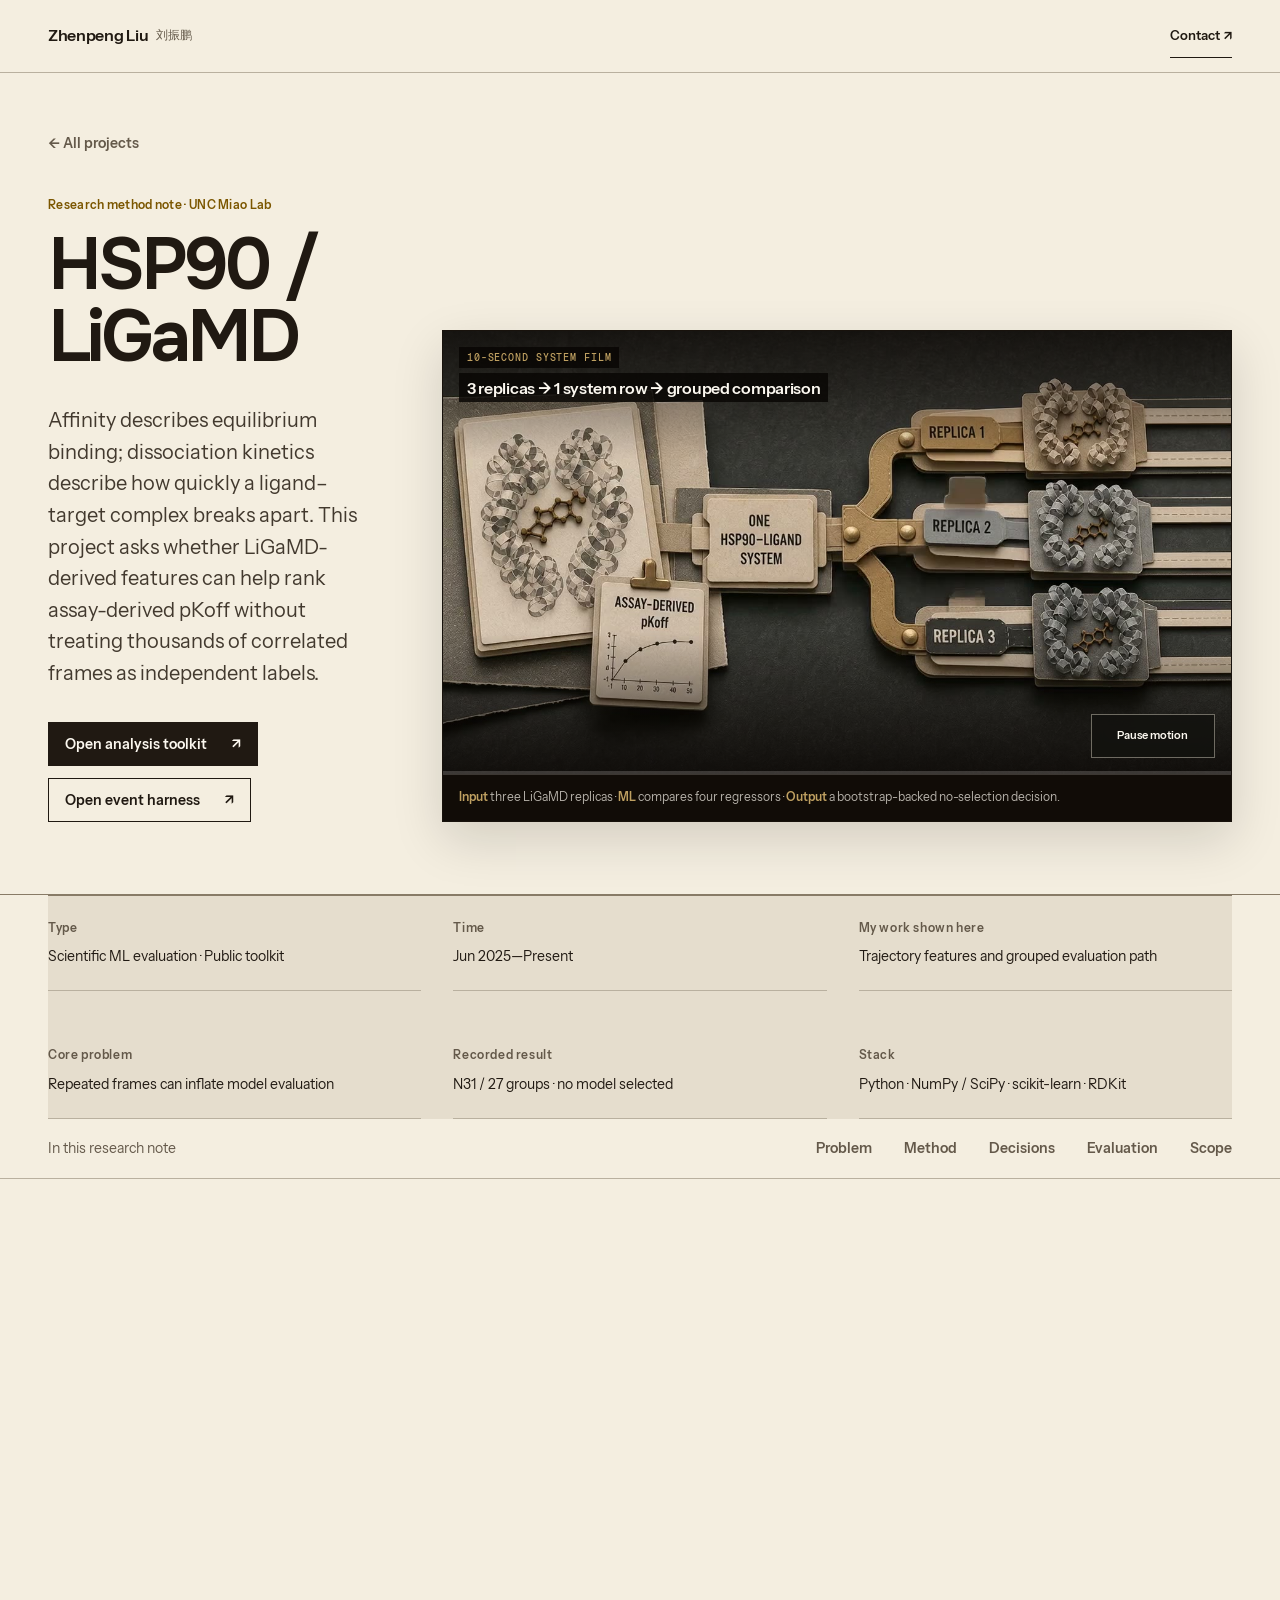
<file: research/miao-lab.html>
<!doctype html>
<html lang="en">
<head>
  <meta charset="utf-8">
  <meta name="viewport" content="width=device-width, initial-scale=1">
  <meta http-equiv="refresh" content="0; url=ligamd-pkoff.html">
  <link rel="canonical" href="https://alex051107.github.io/personal-website/research/ligamd-pkoff.html">
  <title>HSP90 / LiGaMD — Zhenpeng Liu</title>
</head>
<body>
  <p>This page has moved to the <a href="ligamd-pkoff.html">HSP90 / LiGaMD research method note</a>.</p>
</body>
</html>
</file>
<file: css/styles.css>
/* Personal portfolio · person first, interactive scientific systems second · palette: warm paper / carbon ink / muted brass · macrostructure: introduction → 3D Agent Harness → AI for Science approach → comparison → four project-specific scroll stories → research → profile. */
/* Hallmark · enrichment: MotionSites AI Agent Pipeline + Agent Plan; React Bits Scroll Expand + Animated List; Uiverse Progress Status Card + run-receipt Terminal Card anatomy; Anime.js createDrawable + createMotionPath; Aceternity Sticky Scroll Reveal + Tracing Beam. All ten read one project stage; no prompt or restricted component source is redistributed. */
@import url("../tokens.css?v=a7f7ef3");

:root {
  color-scheme: light;
  --paper: var(--color-paper);
  --paper-raised: var(--color-off-white);
  --ink: var(--color-ink);
  --navy: var(--color-graphite);
  --muted: var(--color-muted);
  --white: var(--color-off-white);
  --carolina: var(--color-signal-sage);
  --blue: var(--color-accent);
  --blue-soft: var(--color-accent-soft);
  --scope: var(--color-paper-2);
  --coral: var(--color-signal-metal);
  --violet: var(--color-signal-lichen);
  --green: var(--color-signal-sage);
  --line: var(--color-line-alpha);
  --line-strong: var(--color-line-strong-alpha);
  --motion-ease: cubic-bezier(0.2, 0, 0, 1);
  --motion-emphasized: cubic-bezier(0.05, 0.7, 0.1, 1);
  --motion-quick: 120ms;
  --motion-standard: 320ms;
  --motion-slow: 560ms;
  --entry-distance: 14px;
  --mono: ui-monospace, "SFMono-Regular", "Cascadia Code", Consolas, monospace;
  --sans: "Avenir Next", "Helvetica Neue", Helvetica, Arial, sans-serif;
  --display: "Avenir Next", "Helvetica Neue", Helvetica, Arial, sans-serif;
  --shell: min(1180px, calc(100% - 2.5rem));
}

*, *::before, *::after { box-sizing: border-box; }

html {
  scroll-behavior: smooth;
  scroll-padding-top: 90px;
}

[id] { scroll-margin-top: 90px; }

body {
  margin: 0;
  min-width: 320px;
  overflow-x: clip;
  color: var(--ink);
  background: var(--paper);
  font-family: var(--sans);
  font-synthesis: none;
  line-height: 1.55;
  -webkit-font-smoothing: antialiased;
  text-rendering: optimizeLegibility;
}

img { display: block; max-width: 100%; }
a { color: inherit; text-decoration: none; touch-action: manipulation; -webkit-tap-highlight-color: var(--color-tap-highlight); }
button, input, textarea, select { font: inherit; }
code { font-family: var(--mono); font-size: 0.88em; }
h1, h2, h3 { text-wrap: balance; }
p, li, dd { text-wrap: pretty; }

::selection { background: var(--carolina); color: var(--navy); }

:focus-visible {
  outline: 3px solid var(--blue);
  outline-offset: 4px;
}

.contact :focus-visible,
.site-footer :focus-visible { outline-color: var(--white); }

.skip-link {
  position: fixed;
  top: -5rem;
  left: 1rem;
  z-index: 100;
  padding: 0.8rem 1rem;
  background: var(--ink);
  color: var(--white);
  font: 700 0.76rem/1 var(--mono);
  text-transform: uppercase;
}

.skip-link:focus { top: 1rem; }
.section-shell { width: var(--shell); margin-inline: auto; }

.page-progress {
  position: fixed;
  z-index: 120;
  top: 0;
  right: 0;
  left: 0;
  height: 3px;
  background: var(--carolina);
  pointer-events: none;
  transform: scaleX(0);
  transform-origin: left;
}

.site-header {
  position: sticky;
  top: 0;
  z-index: 50;
  border-bottom: 1px solid var(--line);
  background: var(--white);
  color: var(--ink);
}

.site-header__inner {
  width: var(--shell);
  min-height: 76px;
  margin-inline: auto;
  display: flex;
  align-items: center;
  justify-content: space-between;
  gap: 2rem;
}

.wordmark { display: inline-flex; align-items: baseline; gap: 0.55rem; }
.wordmark__initials { font-size: 1rem; font-weight: 800; letter-spacing: -0.035em; }
.wordmark__index { color: var(--blue); font: 700 0.68rem/1 var(--sans); }

.primary-nav {
  display: flex;
  align-items: center;
  gap: clamp(0.9rem, 2.2vw, 2rem);
  font: 700 0.7rem/1 var(--mono);
  letter-spacing: 0.03em;
  text-transform: uppercase;
}

.primary-nav a { position: relative; padding-block: 0.5rem; color: var(--muted); }
.primary-nav a::after {
  content: "";
  position: absolute;
  right: 0;
  bottom: 0.16rem;
  left: 0;
  height: 1px;
  background: currentColor;
  transform: scaleX(0);
  transform-origin: right;
  transition: transform var(--motion-standard) var(--motion-ease);
}
.primary-nav a:hover, .primary-nav a.is-active { color: var(--blue); }
.primary-nav a:hover::after, .primary-nav a:focus-visible::after, .primary-nav a.is-active::after { transform: scaleX(1); transform-origin: left; }
.primary-nav__contact { border-bottom: 1px solid currentColor; }
.primary-nav__contact::after { display: none; }
.site-header :focus-visible { outline-color: var(--blue); }

.eyebrow {
  margin: 0;
  color: var(--muted);
  font: 700 0.69rem/1.35 var(--mono);
  letter-spacing: 0.08em;
  text-transform: uppercase;
}

.hero {
  position: relative;
  overflow: clip;
  color: var(--ink);
  border-bottom: 1px solid var(--line);
  background: var(--paper-raised);
}

.hero__inner {
  min-height: calc(100svh - 76px);
  padding-block: clamp(4.5rem, 8vw, 7.5rem);
  display: grid;
  grid-template-columns: minmax(0, 1.08fr) minmax(330px, 0.92fr);
  align-items: center;
  gap: clamp(3rem, 6vw, 6rem);
}

.hero h1 {
  max-width: 760px;
  margin: 1.25rem 0 0;
  font-size: clamp(3.15rem, 5.25vw, 5rem);
  font-family: var(--display);
  font-weight: 720;
  line-height: 0.98;
  letter-spacing: -0.055em;
}

.hero .eyebrow { color: var(--blue); }

.hero__deck {
  max-width: 720px;
  margin: 2rem 0 0;
  color: var(--muted);
  font-size: clamp(1.08rem, 1.55vw, 1.3rem);
  line-height: 1.45;
  letter-spacing: -0.02em;
}

.hero__meta {
  margin: 1.4rem 0 0;
  font: 650 0.75rem/1.5 var(--mono);
  text-transform: uppercase;
  color: var(--ink);
}

.hero__actions { display: flex; flex-wrap: wrap; gap: 0.75rem; margin-top: 2rem; }

.button {
  min-width: 12.5rem;
  padding: 0.95rem 1rem;
  display: inline-flex;
  align-items: center;
  justify-content: space-between;
  gap: 2rem;
  border: 1px solid var(--ink);
  background: transparent;
  font: 750 0.74rem/1 var(--mono);
  text-transform: uppercase;
  transition: transform var(--motion-quick) var(--motion-ease), background-color var(--motion-quick) var(--motion-ease), border-color var(--motion-quick) var(--motion-ease), color var(--motion-quick) var(--motion-ease);
}

.button--primary { border-color: var(--navy); background: var(--navy); color: var(--white); }
.button span { transition: transform var(--motion-quick) var(--motion-ease); }
.button:hover { transform: translateY(-2px); border-color: var(--blue); background: var(--blue); color: var(--white); }
.button:hover span { transform: translateX(3px); }
.button:active { transform: translateY(0) scale(0.985); }

.hero__visual {
  position: relative;
  min-height: 0;
}

.portrait-frame {
  position: relative;
  z-index: 1;
  width: min(100%, 430px);
  margin-left: auto;
  overflow: hidden;
  border: 1px solid var(--line-strong);
  background: var(--blue-soft);
}

.portrait-frame img {
  width: 100%;
  height: auto;
  aspect-ratio: 3 / 4;
  object-fit: contain;
  object-position: center top;
  filter: none;
  mix-blend-mode: normal;
  opacity: 1;
}

.portrait-frame__caption {
  margin: 0;
  padding: 0.8rem 1rem;
  display: flex;
  justify-content: space-between;
  gap: 1rem;
  background: var(--white);
  color: var(--muted);
  border-top: 1px solid var(--line);
  font: 650 0.66rem/1.35 var(--mono);
  text-transform: uppercase;
}

.portrait-frame__caption span { color: var(--blue); }

.portrait-note {
  width: min(100%, 430px);
  margin: 1.25rem 0 0 auto;
  padding: 0.15rem 0 0.15rem 1rem;
  border-left: 3px solid var(--carolina);
}

.portrait-note p { margin: 0 0 0.6rem; color: var(--blue); font: 750 0.63rem/1.2 var(--mono); letter-spacing: 0.06em; text-transform: uppercase; }
.portrait-note strong { display: block; font-size: 1rem; line-height: 1.25; }
.portrait-note span { display: block; margin-top: 0.35rem; color: var(--muted); font-size: 0.78rem; line-height: 1.35; }

.focus-strip { border-bottom: 1px solid var(--line); background: var(--paper); color: var(--ink); }

.focus-strip__inner {
  min-height: 82px;
  display: grid;
  grid-template-columns: repeat(3, 1fr);
  align-items: center;
}

.focus-strip p {
  min-height: 82px;
  margin: 0;
  padding: 1rem 1.3rem;
  display: flex;
  align-items: center;
  border-right: 1px solid var(--line);
  font-size: 0.88rem;
  font-weight: 650;
}

.focus-strip p:first-child { border-left: 1px solid var(--line); }

.why {
  padding-block: clamp(6rem, 10vw, 9rem);
}

.why .section-intro { margin-bottom: 0; }

.portfolio-map {
  padding-block: clamp(6rem, 10vw, 9rem);
  border-block: 1px solid var(--line);
  background: var(--blue-soft);
}

.layer-map {
  display: grid;
  grid-template-columns: repeat(2, minmax(0, 1fr));
  border-top: 1px solid var(--line-strong);
  border-left: 1px solid var(--line-strong);
  background: var(--paper-raised);
}

.layer-map__item {
  --layer-accent: var(--blue);
  min-height: 15rem;
  padding: clamp(1.4rem, 3vw, 2.25rem);
  display: flex;
  flex-direction: column;
  border-right: 1px solid var(--line-strong);
  border-bottom: 1px solid var(--line-strong);
  background: linear-gradient(90deg, var(--layer-accent) 0 5px, transparent 5px);
  transition: background-color var(--motion-quick) var(--motion-ease), color var(--motion-quick) var(--motion-ease);
}

.layer-map__item--violet { --layer-accent: var(--violet); }
.layer-map__item--coral { --layer-accent: var(--coral); }
.layer-map__item--green { --layer-accent: var(--green); }
.layer-map__item:hover { background-color: var(--white); }

.layer-map__index {
  color: var(--layer-accent);
  font: 750 0.66rem/1.3 var(--mono);
  letter-spacing: 0.05em;
  text-transform: uppercase;
}

.layer-map__item strong {
  max-width: 26rem;
  margin: auto 0 1.5rem;
  font-size: clamp(1.75rem, 3vw, 2.75rem);
  line-height: 1;
  letter-spacing: -0.05em;
}

.layer-map__item small {
  color: var(--muted);
  font: 750 0.64rem/1.3 var(--mono);
  text-transform: uppercase;
}

.layer-map__caption {
  margin: 1rem 0 0;
  color: var(--muted);
  font-size: 0.8rem;
}

.work { padding-block: clamp(6rem, 11vw, 11rem); }

.section-intro {
  display: grid;
  grid-template-columns: minmax(140px, 0.34fr) minmax(0, 1fr);
  align-items: start;
  gap: 2rem;
  margin-bottom: clamp(4rem, 8vw, 7rem);
}

.section-intro h2 {
  max-width: 980px;
  margin: 0;
  font-size: clamp(2.9rem, 5.5vw, 5rem);
  font-weight: 760;
  line-height: 0.98;
  letter-spacing: -0.06em;
}

.section-intro > div > p {
  max-width: 760px;
  margin: 1.5rem 0 0;
  color: var(--muted);
  font-size: clamp(1rem, 1.5vw, 1.25rem);
}

.project {
  --project-accent: var(--blue);
  --project-accent-on-paper: var(--color-accent);
  --project-accent-on-dark: var(--color-accent-soft);
  position: relative;
  margin-top: 2rem;
  border: 1px solid var(--line);
  background: var(--paper-raised);
}

.project::before {
  content: "";
  position: absolute;
  z-index: 3;
  top: 0;
  bottom: 0;
  left: 0;
  width: 5px;
  background: var(--project-accent);
  pointer-events: none;
}

.project + .project { margin-top: clamp(4rem, 7vw, 7rem); }
.project--coral {
  --project-accent: var(--coral);
  --project-accent-on-paper: var(--color-signal-metal);
  --project-accent-on-dark: var(--color-off-white);
}

.project--violet {
  --project-accent: var(--violet);
  --project-accent-on-paper: var(--color-signal-lichen);
  --project-accent-on-dark: var(--color-off-white);
}

.project--green {
  --project-accent: var(--green);
  --project-accent-on-paper: var(--color-signal-sage);
  --project-accent-on-dark: var(--color-off-white);
}

.project__header {
  display: grid;
  grid-template-columns: 90px minmax(0, 1fr) auto;
  gap: 1.5rem;
  align-items: start;
  padding: clamp(1.5rem, 3vw, 2.5rem);
  border-bottom: 1px solid var(--line);
  background: var(--paper-raised);
}

.project__number {
  margin: 0;
  color: var(--project-accent-on-paper);
  font: 800 1rem/1 var(--mono);
}

.project__meta, .project__status {
  margin: 0;
  font: 700 0.67rem/1.35 var(--mono);
  letter-spacing: 0.04em;
  text-transform: uppercase;
}

.project__meta { color: var(--muted); }
.project h3 { margin: 0.4rem 0 0; font-size: clamp(2.5rem, 4.5vw, 4rem); line-height: 0.96; letter-spacing: -0.055em; }
.project__tagline { margin: 1rem 0 0; color: var(--project-accent-on-paper); font-size: clamp(1.05rem, 1.7vw, 1.4rem); font-weight: 650; letter-spacing: -0.025em; }
.project__status { display: flex; align-items: center; gap: 0.55rem; }
.project__status span { width: 0.6rem; height: 0.6rem; border: 1px solid var(--ink); border-radius: 50%; background: var(--project-accent); }

.project__body {
  display: grid;
  grid-template-columns: minmax(0, 1.5fr) minmax(280px, 0.62fr);
}

.project__main { padding: clamp(1.5rem, 3.4vw, 3rem); border-right: 1px solid var(--line); }

.project__summary {
  max-width: 850px;
  margin: 0;
  font-size: clamp(1.18rem, 1.85vw, 1.62rem);
  line-height: 1.32;
  letter-spacing: -0.025em;
}

.project-diagram {
  margin: clamp(2rem, 4vw, 3.5rem) 0 0;
  overflow: hidden;
  border: 1px solid var(--line-strong);
  background: var(--paper-raised);
  color: var(--ink);
}

.project-diagram__canvas {
  position: relative;
  overflow: visible;
  background: var(--paper-raised);
}

.project-diagram__canvas::after { display: none; }

.project-diagram__art {
  aspect-ratio: 16 / 9;
  overflow: hidden;
  border-bottom: 1px solid var(--line-strong);
  background: var(--paper);
}

.project-diagram__art img {
  width: 100%;
  height: 100%;
  display: block;
  object-fit: cover;
  object-position: center;
}

.project-diagram__context {
  min-height: 3.15rem;
  margin: 0;
  padding: 0.75rem 1rem;
  display: flex;
  align-items: center;
  justify-content: space-between;
  gap: 1rem;
  border-bottom: 1px solid var(--line);
  color: var(--muted);
  font-size: 0.76rem;
}

.project-diagram__context span:first-child { color: var(--ink); font-weight: 700; }

.project-diagram__route {
  --route-steps: 5;
  position: relative;
  z-index: 1;
  margin: 0;
  padding: 2rem 1rem 3.4rem;
  display: grid;
  grid-template-columns: repeat(var(--route-steps), minmax(0, 1fr));
  gap: clamp(0.55rem, 1vw, 0.9rem);
  background: var(--scope);
  list-style: none;
}

.project-diagram__route--seven { --route-steps: 7; }

.project-diagram__route::before {
  content: "";
  position: absolute;
  z-index: 0;
  top: 4.35rem;
  right: 1rem;
  left: 1rem;
  height: 2px;
  background: var(--project-accent);
  transform-origin: left;
}

.project-diagram__route li {
  position: relative;
  z-index: 1;
  min-height: 4.7rem;
  padding: 0.72rem 0.7rem;
  display: flex;
  flex-direction: column;
  justify-content: center;
  gap: 0.34rem;
  border: 1px solid var(--line-strong);
  border-top: 3px solid var(--project-accent);
  background: var(--paper-raised);
}

.project-diagram__route li:not(:last-child)::after {
  content: "›";
  position: absolute;
  top: 50%;
  right: calc(clamp(0.55rem, 1vw, 0.9rem) * -0.78);
  z-index: 3;
  color: var(--project-accent-on-paper);
  font: 800 1rem/1 var(--mono);
  transform: translate(50%, -50%);
}

.project-diagram__route small {
  color: var(--project-accent-on-paper);
  font: 750 0.62rem/1.2 var(--mono);
  letter-spacing: 0.06em;
  text-transform: uppercase;
}

.project-diagram__route strong {
  color: var(--ink);
  font: 680 clamp(0.69rem, 0.82vw, 0.77rem)/1.25 var(--sans);
}

.project-diagram__route .project-diagram__gate {
  border: 2px solid var(--project-accent);
  background: var(--paper-raised);
}

.project-diagram__branch {
  position: absolute;
  top: calc(100% + 1.1rem);
  left: 50%;
  width: max-content;
  max-width: 100%;
  padding: 0.35rem 0.48rem;
  border: 1px dashed var(--project-accent-on-paper);
  background: var(--paper-raised);
  color: var(--project-accent-on-paper);
  font: 750 0.62rem/1.15 var(--mono);
  letter-spacing: 0.04em;
  text-transform: uppercase;
  transform: translateX(-50%);
}

.project-diagram__branch::before {
  content: "";
  position: absolute;
  bottom: 100%;
  left: 50%;
  height: 1.1rem;
  border-left: 1px dashed var(--project-accent-on-paper);
}

.project-diagram__branch--neutral {
  border-style: solid;
  border-color: var(--line-strong);
  color: var(--ink);
}

.project-diagram__branch--neutral::before { border-left-style: solid; border-left-color: var(--line-strong); }

.project-diagram figcaption {
  position: relative;
  z-index: 3;
  margin: 0;
  padding: 0.85rem 1rem 0.9rem 1.25rem;
  border-top: 1px solid var(--line);
  color: var(--muted);
  font-size: 0.82rem;
  line-height: 1.45;
}

.project-diagram figcaption::before {
  content: "";
  position: absolute;
  top: 0.95rem;
  bottom: 0.95rem;
  left: 0.72rem;
  width: 2px;
  background: var(--project-accent);
}

.project__details {
  margin-top: clamp(2rem, 4vw, 3.5rem);
  display: grid;
  grid-template-columns: 1.15fr 0.85fr;
  gap: clamp(2rem, 4vw, 4rem);
}

.project__details h4 {
  margin: 0 0 1rem;
  font: 800 0.7rem/1.3 var(--mono);
  letter-spacing: 0.06em;
  text-transform: uppercase;
}

.project__details ul { margin: 0; padding-left: 1.2rem; }
.project__details li + li { margin-top: 0.75rem; }
.project__details p { margin: 0; color: var(--muted); }

.project__aside { align-self: start; display: flex; flex-direction: column; background: var(--paper-raised); }
.evidence-card, .boundary-card { padding: clamp(1.5rem, 3vw, 2.5rem); }
.evidence-card { background: var(--blue-soft); color: var(--ink); }
.boundary-card { border-bottom: 1px solid var(--line); background: var(--scope); }
.evidence-card__label, .boundary-card__label { margin: 0; font: 750 0.66rem/1.3 var(--mono); letter-spacing: 0.06em; text-transform: uppercase; }
.evidence-card__label { color: var(--ink); }
.boundary-card__label { color: var(--muted); }
.evidence-card__value { margin: 1.2rem 0 0.6rem; color: var(--project-accent-on-paper); font-size: clamp(2.35rem, 3.25vw, 3.55rem); font-weight: 800; line-height: 0.94; letter-spacing: -0.055em; }
.evidence-card > p:last-child, .boundary-card > p:last-child { margin: 0.9rem 0 0; font-size: 0.91rem; }
.evidence-card > p:last-child { color: var(--muted); }

.project__links { display: grid; }
.project__links a { padding: 1rem 1.25rem; display: flex; justify-content: space-between; gap: 1rem; border-bottom: 1px solid var(--line); font: 750 0.7rem/1.2 var(--mono); text-transform: uppercase; }
.project__links a:hover { background: var(--project-accent-on-paper); color: var(--white); }

.tag-list { padding: 1rem clamp(1.5rem, 3.4vw, 3rem); display: flex; flex-wrap: wrap; gap: 0.5rem; border-top: 1px solid var(--line); }
.tag-list span { padding: 0.48rem 0.65rem; border: 1px solid var(--line); background: var(--paper); font: 700 0.62rem/1 var(--mono); text-transform: uppercase; }
.tag-list .tag-list__scope { padding-left: 0; border-color: transparent; background: transparent; color: var(--muted); }

.method,
.current-research { padding-block: clamp(6rem, 11vw, 11rem); border-block: 1px solid var(--line); background: var(--blue-soft); color: var(--ink); }
.section-intro--inverse .eyebrow { color: var(--blue); }
.section-intro--inverse > div > p { color: var(--muted); }

.research-ledger {
  display: grid;
  grid-template-columns: repeat(2, minmax(0, 1fr));
  border-top: 1px solid var(--line-strong);
  border-left: 1px solid var(--line-strong);
}

.research-ledger article {
  min-height: 24rem;
  padding: clamp(1.5rem, 3vw, 2.5rem);
  display: flex;
  flex-direction: column;
  border-right: 1px solid var(--line-strong);
  border-bottom: 1px solid var(--line-strong);
  background: var(--paper-raised);
}

.research-ledger__label {
  margin: 0;
  color: var(--blue);
  font: 750 0.66rem/1.3 var(--mono);
  letter-spacing: 0.05em;
  text-transform: uppercase;
}

.research-ledger h3 {
  max-width: 31rem;
  margin: 3rem 0 1.25rem;
  font-size: clamp(2rem, 3.6vw, 3.4rem);
  line-height: 0.98;
  letter-spacing: -0.055em;
}

.research-ledger article > p:not(.research-ledger__label) { margin: 0; color: var(--muted); }
.research-ledger a { margin-top: auto; color: var(--blue); font: 750 0.66rem/1.2 var(--mono); text-transform: uppercase; }

.contribute { padding-block: clamp(6rem, 11vw, 11rem); }

.contribution-grid {
  display: grid;
  grid-template-columns: repeat(3, minmax(0, 1fr));
  border-top: 1px solid var(--line-strong);
  border-left: 1px solid var(--line-strong);
}

.contribution-grid article {
  min-height: 22rem;
  padding: clamp(1.35rem, 2.6vw, 2rem);
  display: flex;
  flex-direction: column;
  border-right: 1px solid var(--line-strong);
  border-bottom: 1px solid var(--line-strong);
  background: var(--paper-raised);
}

.contribution-grid article > p {
  margin: 0;
  color: var(--blue);
  font: 750 0.65rem/1.3 var(--mono);
  text-transform: uppercase;
}

.contribution-grid h3 {
  margin: auto 0 1.5rem;
  font-size: clamp(1.8rem, 2.8vw, 2.65rem);
  line-height: 1;
  letter-spacing: -0.05em;
}

.contribution-grid span { color: var(--muted); font-size: 0.86rem; }

.principles { display: grid; grid-template-columns: repeat(4, 1fr); border-block: 1px solid var(--line-strong); }
.principles article { min-height: 300px; padding: 1.4rem; border-right: 1px solid var(--line); display: flex; flex-direction: column; }
.principles article:last-child { border-right: 0; }
.principles__number { margin: 0; color: var(--blue); font: 750 0.68rem/1 var(--mono); }
.principles h3 { margin: auto 0 1rem; font-size: clamp(1.7rem, 2.6vw, 2.55rem); line-height: 0.98; letter-spacing: -0.05em; }
.principles article > p:last-child { margin: 0; color: var(--muted); font-size: 0.92rem; }

.ownership-note {
  margin-top: 2rem;
  padding: clamp(1.5rem, 3vw, 2.5rem);
  display: grid;
  grid-template-columns: 0.33fr 1fr;
  gap: 2rem;
  border: 1px solid var(--line);
  background: var(--white);
  color: var(--ink);
}

.ownership-note__label { margin: 0; color: var(--blue); font: 750 0.68rem/1.3 var(--mono); text-transform: uppercase; }
.ownership-note > p:last-child { max-width: 870px; margin: 0; font-size: clamp(1.3rem, 2.4vw, 2rem); line-height: 1.2; letter-spacing: -0.03em; }

.about { padding-block: clamp(6rem, 11vw, 11rem); }
.about__grid { display: grid; grid-template-columns: 1.1fr 0.9fr; gap: clamp(3rem, 8vw, 8rem); }
.about__copy p { margin: 0; font-size: clamp(1.35rem, 2.25vw, 2rem); line-height: 1.24; letter-spacing: -0.035em; }
.about__copy p + p { margin-top: 2rem; color: var(--muted); font-size: clamp(1.08rem, 1.65vw, 1.35rem); line-height: 1.4; letter-spacing: -0.02em; }
.about__copy .about__disclosure { padding-top: 1.5rem; border-top: 1px solid var(--line); font-size: 0.9rem; line-height: 1.55; letter-spacing: 0; }

.profile-list { margin: 0; border-top: 2px solid var(--ink); }
.profile-list > div { padding: 1.2rem 0; display: grid; grid-template-columns: 0.7fr 1.3fr; gap: 1rem; border-bottom: 1px solid var(--line); }
.profile-list dt { font: 750 0.67rem/1.35 var(--mono); text-transform: uppercase; }
.profile-list dd { margin: 0; color: var(--muted); }

.contact { padding-block: clamp(5rem, 10vw, 9rem); border-block: 1px solid var(--color-accent); background: var(--blue); color: var(--white); }
.contact .eyebrow { color: var(--white); }
.contact h2 { max-width: 1050px; margin: 1.5rem 0 0; font-size: clamp(3rem, 6.2vw, 6rem); line-height: 0.94; letter-spacing: -0.065em; }
.contact__email { margin-top: 3rem; padding-bottom: 0.25rem; display: inline-flex; gap: 2rem; border-bottom: 2px solid var(--white); color: var(--white); font-size: clamp(1.05rem, 2vw, 1.5rem); font-weight: 700; }
.contact__links { margin-top: 3rem; display: flex; flex-wrap: wrap; gap: 1.5rem; font: 750 0.72rem/1.2 var(--mono); text-transform: uppercase; }
.contact__links a:hover { color: var(--blue-soft); }

.site-footer { background: var(--navy); color: var(--color-footer-muted); }
.site-footer__inner { min-height: 90px; display: grid; grid-template-columns: 0.5fr 1fr auto; align-items: center; gap: 2rem; font: 650 0.66rem/1.4 var(--mono); text-transform: uppercase; }
.site-footer p { margin: 0; }
.site-footer a { color: var(--white); }

.visually-hidden {
  position: absolute !important;
  width: 1px !important;
  height: 1px !important;
  padding: 0 !important;
  margin: -1px !important;
  overflow: hidden !important;
  clip: rect(0, 0, 0, 0) !important;
  white-space: nowrap !important;
  border: 0 !important;
}

/* Compact project index */

.work-grid {
  display: grid;
  grid-template-columns: repeat(2, minmax(0, 1fr));
  gap: clamp(1.5rem, 3vw, 2.5rem);
}

.work-card {
  --project-accent: var(--blue);
  --project-accent-on-paper: var(--color-accent);
  position: relative;
  min-width: 0;
  display: flex;
  flex-direction: column;
  border: 1px solid var(--line-strong);
  background: var(--paper-raised);
  transition: transform var(--motion-standard) var(--motion-ease), border-color var(--motion-standard) var(--motion-ease);
}

.work-card::before {
  content: "";
  position: absolute;
  z-index: 3;
  top: 0;
  right: 0;
  left: 0;
  height: 5px;
  background: var(--project-accent);
  pointer-events: none;
}

.work-card--coral { --project-accent: var(--coral); --project-accent-on-paper: var(--color-signal-metal); }
.work-card--violet { --project-accent: var(--violet); --project-accent-on-paper: var(--color-signal-lichen); }
.work-card--green { --project-accent: var(--green); --project-accent-on-paper: var(--color-signal-sage); }
.work-card:hover { transform: translateY(-3px); border-color: var(--project-accent); }

.work-card__image {
  width: min(72%, 21rem);
  aspect-ratio: 4 / 5;
  margin: clamp(1.5rem, 3vw, 2.1rem) auto 0;
  overflow: hidden;
  display: block;
  border: 1px solid var(--line-strong);
  background: var(--paper);
}

.work-card__image img {
  width: 100%;
  height: 100%;
  object-fit: cover;
  transition: transform 520ms var(--motion-ease);
}

.work-card:hover .work-card__image img { transform: scale(1.018); }

.work-card__content {
  min-height: 0;
  flex: 1;
  display: flex;
  flex-direction: column;
  padding: clamp(1.35rem, 2.5vw, 2rem);
}

.work-card__header {
  min-height: 5.4rem;
  display: flex;
  align-items: flex-start;
  justify-content: space-between;
  gap: 1rem;
}

.work-card__meta,
.work-card__status {
  margin: 0;
  color: var(--muted);
  font: 700 0.63rem/1.4 var(--mono);
  letter-spacing: 0.035em;
  text-transform: uppercase;
}

.work-card__status { max-width: 8.2rem; text-align: right; }
.work-card h3 { margin: 0.35rem 0 0; font-size: clamp(2.25rem, 3.4vw, 3.25rem); line-height: 0.98; letter-spacing: -0.055em; }
.work-card h3 a { transition: color var(--motion-quick) var(--motion-ease); }
.work-card h3 a:hover { color: var(--project-accent-on-paper); }

.work-card__problem {
  margin: 1.3rem 0 0;
  color: var(--ink);
  font-size: clamp(1.15rem, 1.65vw, 1.38rem);
  font-weight: 660;
  line-height: 1.32;
  letter-spacing: -0.025em;
}

.work-card__contribution { margin: 1rem 0 0; color: var(--muted); font-size: 0.95rem; }

.work-card__route {
  position: relative;
  margin: 1.6rem 0 0;
  padding: 0;
  display: grid;
  grid-template-columns: repeat(3, minmax(0, 1fr));
  gap: 0.6rem;
  list-style: none;
}

.work-card__route::before {
  content: "";
  position: absolute;
  top: 50%;
  right: 0;
  left: 0;
  height: 1px;
  background: var(--project-accent);
}

.work-card__route li {
  position: relative;
  z-index: 1;
  min-height: 2.8rem;
  padding: 0.55rem 0.5rem;
  display: grid;
  place-items: center;
  border: 1px solid var(--line-strong);
  background: var(--paper-raised);
  color: var(--ink);
  font: 700 0.59rem/1.25 var(--mono);
  text-align: center;
  text-transform: uppercase;
}

.work-card__result {
  margin-top: 1.6rem;
  padding: 1rem 0;
  display: grid;
  grid-template-columns: 0.8fr 1.2fr;
  align-items: end;
  gap: 1rem;
  border-block: 1px solid var(--line);
}

.work-card__result p { margin: 0; }
.work-card__result p:first-child { display: flex; flex-direction: column; gap: 0.38rem; }
.work-card__result span { color: var(--muted); font: 700 0.61rem/1.25 var(--mono); text-transform: uppercase; }
.work-card__result strong { color: var(--project-accent-on-paper); font-size: clamp(2rem, 3vw, 2.75rem); line-height: 0.9; letter-spacing: -0.055em; }
.work-card__result > p:last-child { color: var(--muted); font-size: 0.78rem; text-align: right; }
.work-card__result--triple strong { letter-spacing: -0.075em; }

.work-card__scope { margin: 1rem 0 0; color: var(--muted); font-size: 0.8rem; }
.work-card__scope strong { color: var(--ink); font: 750 0.63rem/1 var(--mono); text-transform: uppercase; }

.work-card__links {
  margin-top: auto;
  padding-top: 1.6rem;
  display: flex;
  flex-wrap: wrap;
  gap: 0.65rem;
}

.work-card__links a {
  padding: 0.72rem 0.78rem;
  display: inline-flex;
  align-items: center;
  gap: 0.9rem;
  border: 1px solid var(--line-strong);
  background: var(--paper);
  font: 750 0.62rem/1 var(--mono);
  text-transform: uppercase;
  transition: background-color var(--motion-quick) var(--motion-ease), color var(--motion-quick) var(--motion-ease), border-color var(--motion-quick) var(--motion-ease);
}

.work-card__links a:first-child { border-color: var(--project-accent); background: var(--project-accent); color: var(--white); }
.work-card__links a:hover { border-color: var(--project-accent-on-paper); background: var(--project-accent-on-paper); color: var(--white); }

.principles.principles--three { grid-template-columns: repeat(3, minmax(0, 1fr)); }
.principles--three article { min-height: 330px; }

/* Case-study pages */

.case-page { --project-accent: var(--blue); --project-accent-on-paper: var(--color-accent); }
.case-page--coral { --project-accent: var(--coral); --project-accent-on-paper: var(--color-signal-metal); }
.case-page--violet { --project-accent: var(--violet); --project-accent-on-paper: var(--color-signal-lichen); }
.case-page--green { --project-accent: var(--green); --project-accent-on-paper: var(--color-signal-sage); }

.case-hero {
  border-bottom: 1px solid var(--line-strong);
  background: var(--paper-raised);
}

.case-hero__grid {
  min-height: calc(100svh - 76px);
  padding-block: clamp(4.5rem, 8vw, 7rem);
  display: grid;
  grid-template-columns: minmax(0, 1.12fr) minmax(300px, 0.88fr);
  align-items: center;
  gap: clamp(3rem, 5vw, 4.5rem);
}

.case-hero__copy { min-width: 0; }

.case-back {
  display: inline-flex;
  margin-bottom: 2rem;
  color: var(--muted);
  font: 750 0.67rem/1 var(--mono);
  text-transform: uppercase;
}

.case-back:hover { color: var(--project-accent-on-paper); }
.case-hero .eyebrow { color: var(--project-accent-on-paper); }

.case-hero h1 {
  max-width: 700px;
  margin: 1.15rem 0 0;
  font-size: clamp(4rem, 5.7vw, 5.9rem);
  font-weight: 780;
  line-height: 0.88;
  letter-spacing: -0.065em;
}

.case-hero__lead {
  max-width: 760px;
  margin: 2rem 0 0;
  color: var(--muted);
  font-size: clamp(1.12rem, 1.7vw, 1.42rem);
  line-height: 1.45;
  letter-spacing: -0.02em;
}

.case-hero__actions { margin-top: 2rem; display: flex; flex-wrap: wrap; gap: 0.75rem; }

.case-hero__visual {
  width: min(480px, 100%);
  justify-self: end;
  margin: 0;
  overflow: hidden;
  border: 1px solid var(--line-strong);
  background: var(--paper);
}

.case-hero__visual img { width: 100%; height: auto; aspect-ratio: 3 / 2; object-fit: cover; }
.case-hero__visual figcaption { margin: 0; padding: 0.85rem 1rem; border-top: 1px solid var(--line); color: var(--muted); font-size: 0.77rem; }

.case-glance { margin-top: -1px; }
.case-glance dl { margin: 0; display: grid; grid-template-columns: repeat(3, minmax(0, 1fr)); border-left: 1px solid var(--line-strong); border-top: 1px solid var(--line-strong); }
.case-glance dl > div { min-height: 8rem; padding: 1.25rem; border-right: 1px solid var(--line-strong); border-bottom: 1px solid var(--line-strong); background: var(--paper); }
.case-glance dt { color: var(--project-accent-on-paper); font: 750 0.61rem/1.3 var(--mono); letter-spacing: 0.05em; text-transform: uppercase; }
.case-glance dd { margin: 1.05rem 0 0; color: var(--ink); font-size: 0.95rem; font-weight: 650; line-height: 1.35; }

.case-contents {
  position: sticky;
  z-index: 20;
  top: 76px;
  min-height: 60px;
  margin-top: 2rem;
  padding-inline: 1rem;
  display: flex;
  align-items: center;
  gap: clamp(1rem, 2.2vw, 2rem);
  overflow-x: auto;
  border: 1px solid var(--line-strong);
  background: var(--color-sticky-surface);
  backdrop-filter: blur(10px);
  -webkit-backdrop-filter: blur(10px);
  scrollbar-width: thin;
}

.case-contents p { margin: 0 auto 0 0; color: var(--muted); font: 750 0.62rem/1 var(--mono); text-transform: uppercase; white-space: nowrap; }
.case-contents a { padding-block: 1rem; color: var(--muted); font: 700 0.62rem/1 var(--mono); text-transform: uppercase; white-space: nowrap; }
.case-contents a:hover { color: var(--project-accent-on-paper); }

.case-section {
  padding-block: clamp(6rem, 10vw, 10rem);
}

.case-section.section-shell {
  display: grid;
  grid-template-columns: minmax(230px, 0.42fr) minmax(0, 1fr);
  align-items: start;
  gap: clamp(3rem, 7vw, 7rem);
}

.case-section__label p {
  margin: 0;
  color: var(--project-accent-on-paper);
  font: 750 0.65rem/1.3 var(--mono);
  letter-spacing: 0.05em;
  text-transform: uppercase;
}

.case-section__label h2 {
  margin: 1.1rem 0 0;
  font-size: clamp(2rem, 3.5vw, 3.25rem);
  line-height: 0.98;
  letter-spacing: -0.055em;
}

.case-section__body { min-width: 0; }
.prose > :first-child { margin-top: 0; }
.prose > :last-child { margin-bottom: 0; }
.prose p { margin: 0; color: var(--muted); font-size: clamp(1.05rem, 1.35vw, 1.18rem); line-height: 1.62; }
.prose p + p { margin-top: 1.35rem; }
.prose h3 { margin: 0 0 1rem; font-size: clamp(1.7rem, 2.4vw, 2.25rem); letter-spacing: -0.04em; }

.case-callout {
  margin: 2.5rem 0 0;
  padding: clamp(1.4rem, 3vw, 2rem);
  border-left: 5px solid var(--project-accent);
  background: var(--paper-raised);
}

.case-callout__label { margin: 0 !important; color: var(--project-accent-on-paper) !important; font: 750 0.63rem/1.2 var(--mono) !important; text-transform: uppercase; }
.case-callout > p:last-child { margin-top: 0.8rem; color: var(--ink); font-size: clamp(1.18rem, 1.8vw, 1.5rem); line-height: 1.38; letter-spacing: -0.025em; }

.fixture-example {
  margin-top: 2rem;
  border: 1px solid var(--line-strong);
  background: var(--paper-raised);
}

.fixture-example header { padding: clamp(1.5rem, 3vw, 2.25rem); border-bottom: 1px solid var(--line-strong); }
.fixture-example header p { margin: 0; color: var(--project-accent-on-paper); font: 750 0.63rem/1.2 var(--mono); text-transform: uppercase; }
.fixture-example h3 { max-width: 800px; margin: 0.8rem 0 0; font-size: clamp(1.8rem, 3vw, 2.7rem); line-height: 1; letter-spacing: -0.05em; }
.fixture-example dl { margin: 0; }
.fixture-example dl > div { padding: 1.15rem clamp(1.5rem, 3vw, 2.25rem); display: grid; grid-template-columns: minmax(9rem, 0.28fr) minmax(0, 1fr); gap: 1.5rem; border-bottom: 1px solid var(--line); }
.fixture-example dl > div:last-child { border-bottom: 0; }
.fixture-example dt { color: var(--ink); font: 750 0.62rem/1.3 var(--mono); text-transform: uppercase; }
.fixture-example dd { margin: 0; color: var(--muted); font-size: 0.92rem; line-height: 1.55; }

.case-section--tinted { border-block: 1px solid var(--line); background: var(--scope); }
.case-section--tinted > .case-section__label { display: grid; grid-template-columns: minmax(230px, 0.42fr) minmax(0, 1fr); align-items: start; gap: clamp(3rem, 7vw, 7rem); }
.case-section--tinted > .case-section__label h2 { max-width: 900px; margin-top: 0; }
.case-section__wide { margin-top: clamp(3rem, 6vw, 5rem); }
.case-section--tinted .project-diagram { background: var(--paper-raised); }

.surface-grid {
  margin-top: 2rem;
  display: grid;
  grid-template-columns: repeat(2, minmax(0, 1fr));
  border-top: 1px solid var(--line-strong);
  border-left: 1px solid var(--line-strong);
}

.surface-grid article { min-height: 19rem; padding: clamp(1.5rem, 3vw, 2.25rem); border-right: 1px solid var(--line-strong); border-bottom: 1px solid var(--line-strong); background: var(--paper-raised); }
.surface-grid__label { margin: 0; color: var(--project-accent-on-paper); font: 750 0.63rem/1.3 var(--mono); text-transform: uppercase; }
.surface-grid h3 { margin: 3rem 0 1rem; font-size: clamp(1.9rem, 3vw, 2.65rem); line-height: 1; letter-spacing: -0.05em; }
.surface-grid article > p:not(.surface-grid__label) { color: var(--muted); }
.surface-grid__note { padding-top: 1rem; border-top: 1px solid var(--line); font-size: 0.82rem; }

.decision-stack { display: grid; gap: 1.2rem; }
.decision-card { padding: clamp(1.5rem, 3vw, 2.3rem); border: 1px solid var(--line-strong); background: var(--paper-raised); }
.decision-card__index { margin: 0; color: var(--project-accent-on-paper); font: 750 0.62rem/1.2 var(--mono); text-transform: uppercase; }
.decision-card h3 { margin: 0.8rem 0 1.8rem; font-size: clamp(1.8rem, 2.8vw, 2.5rem); line-height: 1; letter-spacing: -0.05em; }
.decision-card dl { margin: 0; display: grid; grid-template-columns: repeat(3, minmax(0, 1fr)); gap: 1.4rem; }
.decision-card dl > div { padding-top: 1rem; border-top: 1px solid var(--line); }
.decision-card dt { color: var(--ink); font: 750 0.62rem/1.2 var(--mono); text-transform: uppercase; }
.decision-card dd { margin: 0.7rem 0 0; color: var(--muted); font-size: 0.88rem; line-height: 1.55; }

.metric-band {
  display: grid;
  grid-template-columns: repeat(4, minmax(0, 1fr));
  border-top: 1px solid var(--line-strong);
  border-left: 1px solid var(--line-strong);
}

.metric-band > div { min-height: 9.5rem; padding: 1.25rem; display: flex; flex-direction: column; justify-content: space-between; border-right: 1px solid var(--line-strong); border-bottom: 1px solid var(--line-strong); background: var(--paper-raised); }
.metric-band span { color: var(--muted); font: 700 0.61rem/1.3 var(--mono); text-transform: uppercase; }
.metric-band strong { color: var(--project-accent-on-paper); font-size: clamp(2.35rem, 4vw, 3.9rem); line-height: 0.88; letter-spacing: -0.07em; }
.metric-band--dynamics { grid-template-columns: repeat(3, minmax(0, 1fr)); }
.metric-band--careplan strong { font-size: clamp(2.1rem, 3.4vw, 3.4rem); }
.metric-band--ligamd strong { font-size: clamp(2rem, 3.5vw, 3.5rem); }

.evaluation-grid { margin-top: 2rem; display: grid; grid-template-columns: minmax(0, 0.8fr) minmax(0, 1.2fr); gap: clamp(2rem, 5vw, 5rem); align-items: start; }
.evaluation-grid--stacked { grid-template-columns: 1fr; }

.behavior-table { border-top: 1px solid var(--line-strong); }
.behavior-table > div { padding: 1rem 0; display: flex; justify-content: space-between; gap: 1.5rem; border-bottom: 1px solid var(--line); }
.behavior-table span { color: var(--muted); }
.behavior-table strong { color: var(--project-accent-on-paper); text-align: right; }

.record-strip { margin-top: 2rem; display: grid; grid-template-columns: repeat(4, minmax(0, 1fr)); border-top: 1px solid var(--line-strong); border-left: 1px solid var(--line-strong); }
.record-strip--three { grid-template-columns: repeat(3, minmax(0, 1fr)); }
.record-strip > div { min-height: 12rem; padding: 1.2rem; border-right: 1px solid var(--line-strong); border-bottom: 1px solid var(--line-strong); background: var(--paper-raised); }
.record-strip span { color: var(--project-accent-on-paper); font: 750 0.61rem/1.2 var(--mono); text-transform: uppercase; }
.record-strip strong { display: block; margin-top: 2.5rem; font-size: 1.15rem; }
.record-strip p { margin: 0.75rem 0 0; color: var(--muted); font-size: 0.8rem; }

.experiment-table { border: 1px solid var(--line-strong); background: var(--paper-raised); }
.experiment-table__intro { padding: clamp(1.5rem, 3vw, 2.25rem); border-bottom: 1px solid var(--line-strong); }
.experiment-table__intro h3 { margin: 0.8rem 0; font-size: clamp(1.8rem, 3vw, 2.7rem); letter-spacing: -0.05em; }
.experiment-table__intro > p:last-child { max-width: 760px; color: var(--muted); }
.experiment-table__rows > div { padding: 1rem clamp(1rem, 2vw, 1.5rem); display: flex; justify-content: space-between; gap: 1.5rem; border-bottom: 1px solid var(--line); }
.experiment-table__rows span { color: var(--muted); }
.experiment-table__rows strong { color: var(--project-accent-on-paper); text-align: right; }
.experiment-table__outcome { margin: 0; padding: 1.3rem clamp(1rem, 2vw, 1.5rem); color: var(--ink); }
.experiment-table__outcome span { display: block; margin-bottom: 0.55rem; color: var(--project-accent-on-paper); font: 750 0.61rem/1.2 var(--mono); text-transform: uppercase; }

.scope-grid { display: grid; grid-template-columns: repeat(3, minmax(0, 1fr)); gap: 1rem; }
.scope-card { min-height: 23rem; padding: clamp(1.4rem, 2.5vw, 2rem); display: flex; flex-direction: column; border: 1px solid var(--line-strong); background: var(--paper-raised); }
.scope-card--current { border-top: 5px solid var(--project-accent); }
.scope-card--next { background: var(--scope); }
.scope-card__label { margin: 0; color: var(--project-accent-on-paper); font: 750 0.62rem/1.2 var(--mono); text-transform: uppercase; }
.scope-card h3 { margin: 2.5rem 0 1.3rem; font-size: clamp(1.75rem, 2.5vw, 2.3rem); line-height: 1; letter-spacing: -0.05em; }
.scope-card ul { margin: auto 0 0; padding-left: 1.1rem; color: var(--muted); font-size: 0.88rem; }
.scope-card li + li { margin-top: 0.55rem; }
.scope-card > p:last-child { margin: auto 0 0; color: var(--muted); }

.model-evaluation { margin-top: 2rem; }
.table-scroll { overflow-x: auto; border: 1px solid var(--line-strong); background: var(--paper-raised); }
.table-scroll:focus-visible { outline-color: var(--project-accent); }
.model-table { width: 100%; min-width: 760px; border-collapse: collapse; }
.model-table th, .model-table td { padding: 1rem; border-bottom: 1px solid var(--line); text-align: left; }
.model-table th { background: var(--paper); color: var(--project-accent-on-paper); font: 750 0.62rem/1.2 var(--mono); text-transform: uppercase; }
.model-table td { color: var(--muted); font-size: 0.86rem; }
.model-table td:nth-child(3) { color: var(--ink); font-weight: 800; }
.model-table tbody tr:last-child td { border-bottom: 0; }

.result-decision { margin-top: 2rem; padding: clamp(1.5rem, 3vw, 2.4rem); display: grid; grid-template-columns: 0.8fr 1.2fr; gap: clamp(2rem, 5vw, 5rem); border: 1px solid var(--line-strong); border-left: 5px solid var(--project-accent); background: var(--paper-raised); }
.result-decision__label { margin: 0; color: var(--project-accent-on-paper); font: 750 0.62rem/1.2 var(--mono); text-transform: uppercase; }
.result-decision h3 { margin: 1.2rem 0 0; font-size: clamp(2rem, 3.3vw, 3rem); line-height: 0.98; letter-spacing: -0.055em; }
.result-decision > p { margin: 0; align-self: center; color: var(--muted); }

.case-pagination { border-top: 1px solid var(--line-strong); background: var(--paper-raised); }
.case-pagination > div { display: grid; grid-template-columns: repeat(2, minmax(0, 1fr)); }
.case-pagination a { min-height: 10rem; padding: 1.5rem; display: flex; flex-direction: column; justify-content: space-between; border-right: 1px solid var(--line-strong); transition: background-color var(--motion-quick) var(--motion-ease), color var(--motion-quick) var(--motion-ease); }
.case-pagination a:first-child { border-left: 1px solid var(--line-strong); }
.case-pagination a:hover { background: var(--project-accent); color: var(--white); }
.case-pagination span { color: var(--muted); font: 700 0.62rem/1.2 var(--mono); text-transform: uppercase; }
.case-pagination a:hover span { color: inherit; }
.case-pagination strong { font-size: clamp(1.4rem, 2.3vw, 2rem); letter-spacing: -0.04em; }

@keyframes ui-enter-y {
  from { opacity: 0; transform: translate3d(0, var(--entry-distance), 0); }
  to { opacity: 1; transform: translate3d(0, 0, 0); }
}

@keyframes ui-enter-right {
  from { opacity: 0; transform: translate3d(14px, 0, 0); }
  to { opacity: 1; transform: translate3d(0, 0, 0); }
}

@keyframes ui-enter-header {
  from { opacity: 0; transform: translate3d(0, -8px, 0); }
  to { opacity: 1; transform: translate3d(0, 0, 0); }
}

@keyframes reveal-settle {
  from { opacity: 0.84; transform: translate3d(0, 10px, 0); }
  to { opacity: 1; transform: translate3d(0, 0, 0); }
}

@keyframes page-progress-fill {
  from { transform: scaleX(0); }
  to { transform: scaleX(1); }
}

@media (prefers-reduced-motion: no-preference) {
  .site-header { animation: ui-enter-header 240ms var(--motion-ease) both; }
  .hero__copy { animation: ui-enter-y 420ms var(--motion-emphasized) 40ms both; }
  .portrait-frame { animation: ui-enter-right 460ms var(--motion-emphasized) 100ms both; }
  .portrait-note { animation: ui-enter-y 360ms var(--motion-ease) 220ms both; }
  .case-hero__copy { animation: ui-enter-y 420ms var(--motion-emphasized) 40ms both; }
  .case-hero__visual { animation: ui-enter-right 460ms var(--motion-emphasized) 100ms both; }

  html.motion-enabled [data-reveal] {
    --reveal-delay: 0ms;
    opacity: 1;
    transform: none;
  }

  html.motion-enabled [data-reveal="pop"] { transform: none; }

  html.motion-enabled [data-reveal].is-revealed {
    animation: reveal-settle 420ms var(--motion-emphasized) var(--reveal-delay) both;
  }

  html.motion-enabled .project-diagram[data-reveal] .project-diagram__route {
    opacity: 1;
    transform: none;
  }

  html.motion-enabled .project-diagram[data-reveal].is-revealed .project-diagram__route {
    opacity: 1;
    transform: none;
  }

  html.motion-enabled .project-diagram[data-reveal] .project-diagram__route::before {
    transform: scaleX(1);
  }

  html.motion-enabled .project-diagram[data-reveal].is-revealed .project-diagram__route::before { transform: scaleX(1); }

  html.motion-enabled .project-diagram[data-reveal] .project-diagram__art img {
    transform: none;
  }

  html.motion-enabled .project-diagram[data-reveal].is-revealed .project-diagram__art img {
    transform: none;
  }
}

@supports (animation-timeline: scroll()) {
  @media (prefers-reduced-motion: no-preference) {
    .page-progress {
      animation: page-progress-fill 1ms linear both;
      animation-timeline: scroll(root);
    }
  }
}

@media (max-width: 1020px) {
  .hero__inner { grid-template-columns: minmax(0, 1fr); }
  .hero__visual { width: min(620px, 100%); margin-left: auto; }
  .portrait-frame { width: min(80%, 430px); }
  .project__body { grid-template-columns: minmax(0, 1fr); }
  .project__main { border-right: 0; border-bottom: 1px solid var(--line); }
  .project__aside { display: grid; grid-template-columns: 1fr 1fr; }
  .evidence-card { grid-row: span 2; }
  .principles { grid-template-columns: repeat(2, 1fr); }
  .principles article:nth-child(2) { border-right: 0; }
  .principles article:nth-child(-n + 2) { border-bottom: 1px solid var(--line); }
  .contribution-grid { grid-template-columns: 1fr; }
  .contribution-grid article { min-height: 17rem; }
  .about__grid { grid-template-columns: minmax(0, 1fr); }
}

@media (max-width: 760px) {
  :root { --shell: min(100% - 1.5rem, 1180px); --entry-distance: 8px; }
  html { scroll-padding-top: 74px; }
  .site-header__inner { min-height: 68px; }
  .primary-nav a:nth-child(2), .primary-nav a:nth-child(3) { display: none; }
  .hero__inner { min-height: auto; padding-block: 4rem 5rem; }
  .hero h1 { font-size: clamp(3rem, 13vw, 5rem); }
  .portrait-frame { width: min(88%, 390px); }
  .portrait-frame__caption { display: block; }
  .portrait-frame__caption span { display: block; margin-bottom: 0.25rem; }
  .focus-strip__inner { grid-template-columns: 1fr; }
  .focus-strip p, .focus-strip p:first-child { min-height: auto; border-left: 1px solid var(--line); border-right: 1px solid var(--line); border-bottom: 1px solid var(--line); }
  .focus-strip p:last-child { border-bottom: 0; }
  .section-intro { grid-template-columns: 1fr; gap: 1rem; }
  .section-intro h2 { font-size: clamp(3.2rem, 14vw, 5rem); }
  .layer-map { grid-template-columns: 1fr; }
  .layer-map__item { min-height: 13rem; }
  .research-ledger { grid-template-columns: 1fr; }
  .research-ledger article { min-height: 19rem; }
  .project__header { grid-template-columns: 46px 1fr; }
  .project__status { grid-column: 2; }
  .project__details { grid-template-columns: 1fr; }
  .project-diagram__art { aspect-ratio: 3 / 2; }
  .project-diagram__canvas { aspect-ratio: auto; overflow: visible; }
  .project-diagram__context { align-items: flex-start; flex-direction: column; gap: 0.2rem; }
  .project-diagram__route { position: relative; inset: auto; padding: 1rem; grid-template-columns: 1fr; gap: 1.35rem; background: var(--paper); }
  .project-diagram__route::before { top: 1rem; right: auto; bottom: 1rem; left: 1.45rem; width: 2px; height: auto; background: var(--project-accent); transform-origin: top; }
  .project-diagram__route li { min-height: 4.4rem; margin-left: 1.25rem; padding-inline: 0.9rem; }
  .project-diagram__route li:not(:last-child)::after { content: "↓"; top: calc(100% + 0.69rem); right: auto; left: 0.6rem; transform: translate(-50%, -50%); }
  .project-diagram__route strong { font-size: 0.75rem; }
  .project-diagram__route small, .project-diagram__branch { font-size: 0.68rem; }
  .project-diagram__branch { position: relative; top: auto; left: auto; align-self: flex-start; margin-top: 0.32rem; transform: none; }
  .project-diagram__branch::before { display: none; }
  .project__aside { grid-template-columns: 1fr; }
  .evidence-card { grid-row: auto; }
  .principles { grid-template-columns: 1fr; }
  .principles article { min-height: 250px; border-right: 0; border-bottom: 1px solid var(--line); }
  .principles article:nth-child(2) { border-right: 0; }
  .principles article:nth-child(-n + 2) { border-bottom: 1px solid var(--line); }
  .principles article:last-child { border-bottom: 0; }
  .ownership-note { grid-template-columns: 1fr; }
  .site-footer__inner { padding-block: 1.5rem; grid-template-columns: 1fr; gap: 0.7rem; }
}

@media (prefers-reduced-motion: no-preference) and (max-width: 760px) {
  html.motion-enabled [data-reveal],
  html.motion-enabled [data-reveal="pop"] { transform: none; }
  html.motion-enabled [data-reveal].is-revealed { animation-duration: 360ms; }
  html.motion-enabled .project-diagram[data-reveal] .project-diagram__route,
  html.motion-enabled .project-diagram[data-reveal].is-revealed .project-diagram__route { opacity: 1; transform: none; }
  html.motion-enabled .project-diagram[data-reveal] .project-diagram__route::before,
  html.motion-enabled .project-diagram[data-reveal].is-revealed .project-diagram__route::before { transform: scaleY(1); }
}

@media (max-width: 460px) {
  .primary-nav { gap: 0.9rem; }
  .primary-nav a:first-child { display: none; }
  .hero h1 { font-size: clamp(2.7rem, 14vw, 3.85rem); }
  .portrait-note { width: 100%; }
  .project__header { padding-inline: 1rem; }
  .project__main, .evidence-card, .boundary-card { padding-inline: 1rem; }
  .profile-list > div { grid-template-columns: 1fr; }
}

@media (max-width: 900px) {
  .work-grid { grid-template-columns: 1fr; }
  .work-card__content { min-height: 0; }
  .case-hero__grid { min-height: auto; grid-template-columns: minmax(0, 1fr); }
  .case-hero__visual { width: min(720px, 100%); justify-self: start; }
  .case-section.section-shell { grid-template-columns: 1fr; gap: 2rem; }
  .case-section--tinted > .case-section__label { grid-template-columns: 1fr; gap: 1rem; }
  .case-section--tinted > .case-section__label h2 { margin-top: 0; }
  .decision-card dl { grid-template-columns: 1fr; }
  .scope-grid { grid-template-columns: 1fr; }
  .scope-card { min-height: 0; }
  .scope-card h3 { margin-top: 1.5rem; }
  .scope-card ul, .scope-card > p:last-child { margin-top: 1rem; }
}

@media (max-width: 760px) {
  .principles.principles--three { grid-template-columns: 1fr; }
  .work-card__header { min-height: 0; display: block; }
  .work-card__status { margin-top: 0.55rem; max-width: none; text-align: left; }
  .case-hero__grid { padding-block: 3.5rem 5rem; }
  .case-hero h1 { font-size: clamp(3.45rem, 15vw, 5.2rem); }
  .case-hero__actions .button { width: 100%; }
  .case-glance dl { grid-template-columns: 1fr; }
  .case-glance dl > div { min-height: 0; }
  .case-contents { top: 68px; width: 100%; margin-top: 0; border-right: 0; border-left: 0; }
  .case-contents p { display: none; }
  .case-section { padding-block: 5rem; }
  .case-section__label h2 { font-size: clamp(2.4rem, 11vw, 3.6rem); }
  .surface-grid { grid-template-columns: 1fr; }
  .surface-grid article { min-height: 0; }
  .surface-grid h3 { margin-top: 1.8rem; }
  .metric-band, .metric-band--dynamics { grid-template-columns: repeat(2, minmax(0, 1fr)); }
  .metric-band > div { min-height: 8rem; }
  .evaluation-grid { grid-template-columns: 1fr; }
  .behavior-table > div, .experiment-table__rows > div { align-items: flex-start; flex-direction: column; gap: 0.35rem; }
  .behavior-table strong, .experiment-table__rows strong { text-align: left; }
  .record-strip, .record-strip--three { grid-template-columns: 1fr; }
  .record-strip > div { min-height: 0; }
  .record-strip strong { margin-top: 1.5rem; }
  .result-decision { grid-template-columns: 1fr; }
  .fixture-example dl > div { grid-template-columns: 1fr; gap: 0.5rem; }
  .case-pagination > div { grid-template-columns: 1fr; }
  .case-pagination a, .case-pagination a:first-child { min-height: 8rem; border-left: 1px solid var(--line-strong); border-bottom: 1px solid var(--line-strong); }
}

@media (max-width: 460px) {
  .work-card__image { width: min(82%, 18rem); }
  .work-card__content { padding-inline: 1rem; }
  .work-card__result { grid-template-columns: 1fr; align-items: start; }
  .work-card__result > p:last-child { text-align: left; }
  .work-card__links { display: grid; }
  .work-card__links a { justify-content: space-between; }
  .metric-band, .metric-band--dynamics { grid-template-columns: 1fr; }
  .case-contents { gap: 1rem; }
}

@media (prefers-reduced-motion: reduce) {
  html { scroll-behavior: auto; }
  .page-progress { display: none; }
  *, *::before, *::after {
    animation: none !important;
    scroll-behavior: auto !important;
    transition-duration: 0.01ms !important;
    transition-delay: 0ms !important;
  }
}

/* Hallmark system layer
 * Home: Index-First · opening=real portrait at right · project rows=annotated evidence spreads
 * Content: Long Document · figures may break the reading measure
 * Navigation: N9 · CTA=typographic Contact · padding-block=default
 * Footer: Ft2 · order=wordmark/credit/link · separator=middot · density=spaced
 */

:root {
  --paper: var(--color-paper);
  --paper-raised: var(--color-paper);
  --ink: var(--color-ink);
  --navy: var(--color-ink);
  --muted: var(--color-muted);
  --white: var(--color-accent-ink);
  --carolina: var(--color-accent);
  --blue: var(--color-accent);
  --blue-soft: var(--color-accent-soft);
  --scope: var(--color-paper-2);
  --coral: var(--color-accent);
  --violet: var(--color-accent);
  --green: var(--color-accent);
  --line: var(--color-rule);
  --line-strong: var(--color-rule-2);
  --motion-ease: var(--ease-out);
  --motion-emphasized: var(--ease-out);
  --motion-quick: var(--dur-micro);
  --motion-standard: var(--dur-short);
  --motion-slow: var(--dur-long);
  --mono: var(--font-body);
  --sans: var(--font-body);
  --display: var(--font-display);
  --shell: min(var(--page-width), calc(100% - (var(--page-gutter) + var(--page-gutter))));
  --workflow-surface: var(--color-graphite);
  --workflow-surface-raised: var(--color-graphite-2);
  --workflow-ink: var(--color-off-white);
  --workflow-line: var(--color-workflow-line);
  --workflow-line-strong: var(--color-workflow-line-strong);
  --project-signal: var(--color-signal-sage);
  color-scheme: light;
}

html,
body {
  overflow-x: clip;
}

code {
  font-family: var(--font-outlier);
}

html {
  scroll-padding-top: var(--anchor-offset);
}

[id] {
  scroll-margin-top: var(--anchor-offset);
}

body {
  min-width: 20rem;
  color: var(--color-ink);
  background: var(--color-paper);
  font-family: var(--font-body);
  font-size: var(--text-base);
  line-height: 1.62;
}

h1,
h2,
h3 {
  min-width: 0;
  overflow-wrap: anywhere;
  color: var(--color-ink);
  font-family: var(--font-display);
  font-style: normal;
  font-weight: var(--display-weight);
  letter-spacing: var(--tracking-display);
}

a,
button {
  white-space: nowrap;
}

::selection {
  color: var(--color-accent-ink);
  background: var(--color-accent);
}

:focus-visible,
.site-header :focus-visible,
.contact :focus-visible,
.site-footer :focus-visible {
  outline: var(--rule-fine) solid var(--color-focus);
  outline-offset: var(--space-3xs);
}

.skip-link {
  z-index: var(--z-modal);
  padding: var(--space-xs) var(--space-sm);
  color: var(--color-accent-ink);
  background: var(--color-ink);
  font-family: var(--font-body);
  font-size: var(--text-sm);
  font-weight: 700;
  text-transform: none;
}

.page-progress {
  display: block;
  height: var(--rule-fine);
  background: var(--color-signal-sage);
}

.section-shell {
  width: var(--shell);
}

.site-header {
  top: 0;
  z-index: var(--z-sticky);
  border-bottom: var(--rule-hair) solid var(--color-rule);
  color: var(--color-ink);
  background: var(--color-paper);
  animation: none;
}

.site-header__inner {
  width: var(--shell);
  min-height: var(--nav-height);
  gap: var(--space-md);
}

.wordmark {
  gap: var(--space-2xs);
  font-family: var(--font-body);
  white-space: nowrap;
}

.wordmark__initials {
  font-family: var(--font-body);
  font-size: var(--text-base);
  font-weight: 700;
  letter-spacing: -0.02em;
}

.wordmark__index {
  color: var(--color-muted);
  font-family: var(--font-body);
  font-size: var(--text-xs);
  font-weight: 500;
}

.primary-nav {
  gap: 0;
  font-family: var(--font-body);
  font-size: var(--text-sm);
  font-weight: 600;
  letter-spacing: 0;
  text-transform: none;
}

.primary-nav a.primary-nav__contact {
  min-height: var(--control-min);
  padding: var(--space-xs) 0;
  display: inline-flex;
  align-items: center;
  color: var(--color-ink);
  border-bottom: var(--rule-hair) solid var(--color-ink);
}

.primary-nav a::after {
  display: none;
}

.index-opening {
  padding-block: var(--space-xl) var(--space-2xl);
  border-bottom: var(--rule-hair) solid var(--color-rule);
}

.index-opening__identity,
.index-opening__meta,
.project-feature__meta,
.project-ledger__meta {
  margin: 0;
  color: var(--color-muted);
  font-family: var(--font-body);
  font-size: var(--text-xs);
  font-weight: 600;
  letter-spacing: var(--tracking-label);
  text-transform: none;
}

.index-opening__grid {
  margin-top: var(--space-xl);
  display: grid;
  grid-template-areas:
    "title"
    "portrait"
    "copy";
  grid-template-columns: minmax(0, 1fr);
  gap: var(--space-xl);
  align-items: start;
}

.index-opening h1 {
  grid-area: title;
  max-width: 11ch;
  margin: 0;
  font-size: var(--text-display);
  line-height: 0.98;
}

.index-opening h1 span {
  display: block;
}

.index-opening__copy {
  grid-area: copy;
  max-width: var(--measure);
}

.index-opening__copy > p:first-child {
  margin: 0;
  color: var(--color-ink-2);
  font-size: var(--text-md);
  line-height: 1.48;
}

.index-opening__meta {
  margin-top: var(--space-lg);
  line-height: 1.6;
}

.index-opening__portrait {
  grid-area: portrait;
  width: min(100%, 24rem);
  margin: 0;
  justify-self: center;
}

.index-opening__portrait-frame {
  position: relative;
  overflow: hidden;
  aspect-ratio: 3 / 4;
  border: var(--rule-hair) solid var(--color-rule-2);
  background-color: var(--color-graphite-2);
  background-image:
    linear-gradient(var(--color-line-alpha) var(--rule-hair), transparent var(--rule-hair)),
    linear-gradient(90deg, var(--color-line-alpha) var(--rule-hair), transparent var(--rule-hair));
  background-size: 3rem 3rem;
}

.index-opening__portrait-frame::after {
  content: "";
  position: absolute;
  z-index: 3;
  top: 0;
  right: 0;
  left: 0;
  height: var(--rule-fine);
  background: var(--color-accent);
  opacity: 0;
  pointer-events: none;
}

.index-opening__portrait img {
  width: 100%;
  height: 100%;
  position: relative;
  z-index: 1;
  object-fit: contain;
  object-position: center bottom;
  filter: none;
  mix-blend-mode: normal;
}

.index-opening__portrait-frame > span {
  position: absolute;
  z-index: 2;
  right: var(--space-sm);
  bottom: var(--space-sm);
  padding: var(--space-2xs) var(--space-xs);
  border: var(--rule-hair) solid var(--color-workflow-line-strong);
  color: var(--color-off-white);
  background: var(--color-workflow-label);
  font-family: var(--font-outlier);
  font-size: 0.62rem;
  font-weight: 700;
  letter-spacing: var(--tracking-label);
}

.index-opening__portrait figcaption {
  margin-top: var(--space-xs);
  display: flex;
  justify-content: space-between;
  gap: var(--space-sm);
  color: var(--color-muted);
  font-size: var(--text-xs);
}

.text-links,
.project-links,
.contact__links {
  display: flex;
  flex-wrap: wrap;
  align-items: center;
  gap: var(--space-xs) var(--space-md);
}

.text-links {
  margin-top: var(--space-lg);
}

.text-links a,
.project-links a,
.research-context a,
.contact__links a {
  min-height: var(--control-min);
  padding-block: var(--space-xs);
  display: inline-flex;
  align-items: center;
  color: var(--color-ink);
  border-bottom: var(--rule-hair) solid var(--color-rule-2);
  font-family: var(--font-body);
  font-size: var(--text-sm);
  font-weight: 600;
  text-transform: none;
}

.page-index {
  margin-top: var(--space-2xl);
  display: grid;
  grid-template-columns: repeat(2, minmax(0, 1fr));
  border-block: var(--rule-hair) solid var(--color-rule-2);
}

.page-index a {
  min-height: var(--control-min);
  padding: var(--space-sm) 0;
  display: flex;
  align-items: center;
  color: var(--color-ink);
  font-size: var(--text-sm);
  font-weight: 600;
}

.page-index a:nth-child(even) {
  justify-content: end;
}

.ai-science-bridge {
  margin-top: var(--space-2xl);
  padding-top: var(--space-md);
  border-top: var(--rule-fine) solid var(--color-accent);
}

.ai-science-bridge__thesis {
  max-width: var(--measure);
}

.ai-science-bridge__label {
  margin: 0;
  color: var(--color-accent);
  font-size: var(--text-xs);
  font-weight: 700;
  letter-spacing: var(--tracking-label);
  text-transform: uppercase;
}

.ai-science-bridge h2 {
  max-width: 24ch;
  margin: var(--space-xs) 0 0;
  color: var(--color-ink);
  font-size: var(--text-xl);
  line-height: 1.12;
  text-wrap: balance;
}

.science-chain {
  margin: var(--space-xl) 0 0;
  padding: 0;
  display: grid;
  grid-template-columns: minmax(0, 1fr);
  border-top: var(--rule-fine) solid var(--color-ink);
  border-left: var(--rule-hair) solid var(--color-rule-2);
  list-style: none;
}

.science-chain li {
  min-width: 0;
  min-height: 7.5rem;
  padding: var(--space-sm);
  position: relative;
  display: flex;
  flex-direction: column;
  justify-content: space-between;
  gap: var(--space-md);
  border-right: var(--rule-hair) solid var(--color-rule-2);
  border-bottom: var(--rule-hair) solid var(--color-rule-2);
  color: var(--color-ink);
  background: var(--color-paper-2);
}

.science-chain li:not(:last-child)::after {
  content: "↓";
  position: absolute;
  z-index: 1;
  right: var(--space-sm);
  bottom: calc(var(--space-md) * -0.7);
  color: var(--color-accent);
  font-size: var(--text-md);
  line-height: 1;
}

.science-chain span {
  font-size: var(--text-xs);
  font-weight: 700;
  letter-spacing: var(--tracking-label);
  text-transform: uppercase;
}

.science-chain strong {
  max-width: 30ch;
  font-family: var(--font-body);
  font-size: var(--text-sm);
  line-height: 1.45;
  overflow-wrap: anywhere;
}

.science-chain__input {
  box-shadow: inset var(--rule-fine) 0 0 var(--color-accent);
}

.science-chain .science-chain__model {
  border-color: var(--color-accent);
  color: var(--color-accent-ink);
  background: var(--color-accent);
}

.science-chain .science-chain__output {
  color: var(--workflow-ink);
  background: var(--workflow-surface-raised);
}

.ai-science-bridge__note {
  max-width: var(--measure);
  margin: var(--space-md) 0 0;
  color: var(--color-muted);
  font-size: var(--text-sm);
  line-height: 1.55;
}

.portfolio-map,
.work,
.current-research,
.contribute,
.about,
.contact {
  padding-block: var(--space-3xl);
}

.portfolio-map {
  border-block: 0;
  background: var(--color-paper-2);
}

.index-section-head {
  display: grid;
  grid-template-columns: minmax(0, 1fr);
  gap: var(--space-sm);
  align-items: end;
}

.index-section-head h2,
.direction h2,
.profile-copy h2,
.contact h2 {
  margin: 0;
  font-size: var(--text-3xl);
  line-height: 1.05;
}

.index-section-head p {
  max-width: var(--measure);
  margin: 0;
  color: var(--color-muted);
  font-size: var(--text-base);
}

.map-ledger {
  margin-top: var(--space-2xl);
  border-top: var(--rule-fine) solid var(--color-ink);
}

.map-ledger a {
  padding-block: var(--space-md);
  display: grid;
  grid-template-columns: minmax(0, 1fr);
  gap: var(--space-2xs);
  border-bottom: var(--rule-hair) solid var(--color-rule-2);
  white-space: normal;
}

.map-ledger span,
.map-ledger small {
  color: var(--color-muted);
  font-family: var(--font-body);
  font-size: var(--text-xs);
  font-weight: 600;
}

.map-ledger strong {
  color: var(--color-ink);
  font-family: var(--font-display);
  font-size: var(--text-md);
  font-weight: var(--display-weight);
  line-height: 1.35;
}

.map-ledger small {
  color: var(--color-accent);
}

.map-ledger__note {
  max-width: var(--measure);
  margin: var(--space-md) 0 0;
  color: var(--color-muted);
  font-size: var(--text-sm);
}

.map-ledger--fields a {
  align-items: start;
}

.map-ledger--fields > a > strong {
  font-size: var(--text-lg);
  line-height: 1.15;
}

.map-ledger--fields span {
  min-width: 0;
  display: grid;
  gap: var(--space-3xs);
}

.map-ledger--fields span small {
  color: var(--color-accent);
  letter-spacing: var(--tracking-label);
  text-transform: uppercase;
}

.map-ledger--fields span b {
  color: var(--color-ink-2);
  font-family: var(--font-body);
  font-size: var(--text-sm);
  font-weight: 500;
  line-height: 1.45;
  overflow-wrap: anywhere;
}

.work {
  background: var(--color-paper);
}

.project-feature {
  margin-top: var(--space-2xl);
  padding-block: var(--space-lg);
  border-block: var(--rule-fine) solid var(--color-ink);
}

.project-feature__meta,
.project-ledger__meta {
  display: flex;
  flex-wrap: wrap;
  justify-content: space-between;
  gap: var(--space-xs) var(--space-md);
}

.project-feature__meta p,
.project-ledger__meta p {
  margin: 0;
}

.project-feature__body {
  margin-top: var(--space-xl);
  display: grid;
  grid-template-columns: minmax(0, 1fr);
  gap: var(--space-xl);
}

.project-feature h3,
.project-ledger h3 {
  margin: 0;
  font-size: var(--text-3xl);
  line-height: 1;
}

.project-feature h3 a,
.project-ledger h3 a {
  white-space: normal;
}

.project-feature__body > div > p {
  max-width: var(--measure);
  margin: var(--space-md) 0 0;
  color: var(--color-ink-2);
  font-size: var(--text-md);
  line-height: 1.55;
}

.project-feature__facts {
  margin: 0;
  border-top: var(--rule-hair) solid var(--color-rule-2);
}

.project-feature__facts > div {
  padding-block: var(--space-sm);
  display: grid;
  grid-template-columns: minmax(7rem, 0.42fr) minmax(0, 1fr);
  gap: var(--space-md);
  border-bottom: var(--rule-hair) solid var(--color-rule);
}

.project-feature__facts dt,
.profile-list dt {
  color: var(--color-muted);
  font-family: var(--font-body);
  font-size: var(--text-xs);
  font-weight: 600;
  text-transform: none;
}

.project-feature__facts dd {
  margin: 0;
  color: var(--color-ink);
  font-size: var(--text-sm);
  line-height: 1.55;
}

.project-feature__facts > div:first-child dd {
  color: var(--color-accent);
  font-family: var(--font-display);
  font-size: var(--text-xl);
  font-variant-numeric: tabular-nums;
  line-height: 1;
}

.project-links {
  margin-top: var(--space-lg);
}

.project-ledger {
  border-bottom: var(--rule-hair) solid var(--color-rule-2);
}

.project-ledger article {
  padding-block: var(--space-2xl);
  border-bottom: var(--rule-hair) solid var(--color-rule-2);
}

.project-ledger h3 {
  margin-top: var(--space-lg);
}

.project-ledger__body {
  margin-top: var(--space-lg);
  display: grid;
  grid-template-columns: minmax(0, 1fr);
  gap: var(--space-lg);
}

.project-ledger__body > p:first-child {
  max-width: var(--measure);
  margin: 0;
  color: var(--color-ink-2);
  font-size: var(--text-md);
}

.project-ledger__result {
  margin: 0;
  display: flex;
  flex-direction: column;
  gap: var(--space-xs);
}

.project-ledger__result strong {
  color: var(--color-accent);
  font-family: var(--font-display);
  font-size: var(--text-2xl);
  font-variant-numeric: tabular-nums;
  line-height: 1;
}

.project-ledger__result span,
.project-ledger__scope {
  color: var(--color-muted);
  font-size: var(--text-sm);
}

.project-ledger__scope {
  max-width: var(--measure);
  margin: var(--space-lg) 0 0;
}

/* Information-rich project explainer spreads */

.work {
  padding-block: var(--space-3xl) 0;
  background: var(--color-paper);
}

.work__intro {
  padding-bottom: var(--space-2xl);
}

.system-legend {
  margin-top: var(--space-xl);
  display: grid;
  grid-template-columns: minmax(0, 1fr);
  border-top: var(--rule-fine) solid var(--color-ink);
  border-left: var(--rule-hair) solid var(--color-rule-2);
}

.system-legend > span {
  min-width: 0;
  padding: var(--space-sm);
  display: flex;
  align-items: center;
  gap: var(--space-xs);
  border-right: var(--rule-hair) solid var(--color-rule-2);
  border-bottom: var(--rule-hair) solid var(--color-rule-2);
  color: var(--color-muted);
  font-size: var(--text-sm);
}

.role-key {
  min-width: 4.75rem;
  padding: var(--space-3xs) var(--space-2xs);
  display: inline-flex;
  justify-content: center;
  border: var(--rule-hair) solid var(--color-rule-2);
  color: var(--color-ink);
  background: var(--color-paper-2);
  font-size: var(--text-xs);
  font-weight: 700;
  letter-spacing: var(--tracking-label);
  text-transform: uppercase;
}

.role-key--model {
  border-color: var(--color-accent);
  color: var(--color-accent-ink);
  background: var(--color-accent);
}

.role-key--agent {
  border-color: var(--color-signal-sage);
  color: var(--workflow-ink);
  background: var(--workflow-surface-raised);
  box-shadow: inset var(--rule-fine) 0 0 var(--color-signal-sage);
}

.role-key--rule {
  border-color: var(--color-ink);
  background: var(--color-paper);
}

.role-key--state {
  color: var(--color-paper);
  background: var(--color-ink-2);
}

.role-key--human {
  border-color: var(--color-accent);
  color: var(--color-accent);
  background: var(--color-paper);
}

.project-spreads {
  border-top: var(--rule-fine) solid var(--color-ink);
}

.project-spread {
  --project-surface: var(--color-paper);
  --project-signal: var(--color-signal-sage);
  padding-block: var(--space-3xl);
  position: relative;
  border-bottom: var(--rule-fine) solid var(--color-ink);
  background: var(--project-surface);
  scroll-margin-top: calc(var(--space-3xl) + var(--control-min));
}

.project-spread::before {
  content: "";
  position: absolute;
  z-index: 0;
  top: 0;
  bottom: 0;
  left: max(var(--space-2xs), calc((100% - var(--shell)) / 2 - var(--space-lg)));
  width: var(--rule-fine);
  background: var(--color-rule);
}

.project-spread::after {
  content: "";
  position: absolute;
  z-index: 1;
  top: 0;
  bottom: 0;
  left: max(var(--space-2xs), calc((100% - var(--shell)) / 2 - var(--space-lg)));
  width: 0.2rem;
  background: var(--project-signal);
  transform: scaleY(var(--chapter-progress, 1));
  transform-origin: top;
  will-change: transform;
}

.project-spread > .section-shell {
  position: relative;
  z-index: 1;
}

.project-spread--evidence {
  --project-signal: var(--color-signal-sage);
}

.project-spread--care {
  --project-surface: var(--color-paper-2);
  --project-signal: var(--color-signal-metal);
}

.project-spread--dynamics {
  --project-signal: var(--color-signal-lichen);
}

.project-spread--hsp90 {
  --project-surface: var(--color-paper-2);
  --project-signal: var(--color-signal-ash);
}

.project-spread__header {
  display: grid;
  grid-template-columns: minmax(0, 1fr);
  gap: var(--space-sm);
  align-items: end;
}

.project-spread__meta,
.project-spread__date {
  margin: 0;
  color: var(--color-muted);
  font-size: var(--text-sm);
}

.project-spread__meta {
  padding-left: var(--space-sm);
  border-left: var(--rule-fine) solid var(--project-signal);
}

.project-spread__header h3 {
  margin: var(--space-sm) 0 0;
  font-size: var(--text-4xl);
  line-height: 0.95;
  letter-spacing: var(--tracking-display);
  text-wrap: balance;
}

.project-spread__header h3 a {
  white-space: normal;
}

.project-spread__overview {
  margin-top: var(--space-xl);
  display: grid;
  grid-template-columns: minmax(0, 1fr);
  gap: var(--space-xl);
  align-items: start;
}

.project-plate {
  min-width: 0;
  margin: 0;
  overflow: hidden;
  container-type: inline-size;
  border: var(--rule-hair) solid var(--workflow-line-strong);
  color: var(--workflow-ink);
  background: var(--workflow-surface);
  box-shadow: none;
}

.project-plate__media {
  position: relative;
  overflow: clip;
  isolation: isolate;
  display: block;
  background: var(--workflow-surface-raised);
}

.project-plate__media::before,
.project-plate__media::after {
  content: "";
  position: absolute;
  z-index: 3;
  inset: 0;
  pointer-events: none;
}

.project-plate__media::before {
  background: radial-gradient(
    20rem circle at var(--spotlight-x, 50%) var(--spotlight-y, 50%),
    color-mix(in oklab, var(--project-signal) 22%, transparent),
    transparent 72%
  );
  opacity: 0;
  transition: opacity var(--dur-short) var(--ease-out);
}

.project-plate__media[data-spotlight-active]::before {
  opacity: 1;
}

.project-plate__media::after {
  border: var(--rule-hair) solid var(--color-workflow-edge);
}

.project-plate__scene,
.project-plate__readout {
  min-width: 0;
  position: relative;
  z-index: 1;
}

.project-plate__scene {
  overflow: hidden;
  background: var(--workflow-surface-raised);
}

.project-plate__scene::before {
  content: "";
  position: absolute;
  z-index: 3;
  top: 0;
  right: 0;
  left: 0;
  height: var(--rule-fine);
  background: var(--project-signal);
  opacity: 0;
  pointer-events: none;
}

.project-plate__scene::after {
  content: "";
  position: absolute;
  z-index: 1;
  inset: 0;
  box-shadow: inset 0 -5rem 5rem var(--color-scene-vignette);
  pointer-events: none;
}

.project-plate__scene > span {
  position: absolute;
  z-index: 2;
  top: var(--space-sm);
  right: auto;
  left: var(--space-sm);
  max-width: calc(100% - (var(--space-sm) * 2));
  padding: var(--space-2xs) var(--space-xs);
  color: var(--workflow-ink);
  background: var(--color-workflow-label);
  font-size: 0.64rem;
  font-weight: 700;
  letter-spacing: var(--tracking-label);
  text-transform: uppercase;
}

.project-plate__scene > span b {
  margin-inline-end: var(--space-2xs);
  color: var(--project-signal);
  font-weight: 700;
}

.project-plate__image-fallback {
  position: absolute;
  z-index: 0;
  inset: 0;
  padding: clamp(6.5rem, 18cqi, 10rem) clamp(var(--space-md), 5cqi, var(--space-2xl)) clamp(10rem, 26cqi, 14rem);
  display: none;
  align-content: center;
  gap: clamp(var(--space-md), 4cqi, var(--space-xl));
  color: var(--workflow-ink);
  background:
    linear-gradient(90deg, transparent 49.8%, color-mix(in oklab, var(--project-signal) 13%, transparent) 50%, transparent 50.2%),
    linear-gradient(180deg, var(--workflow-surface-raised), var(--workflow-surface));
}

.project-plate__scene[data-image-state="fallback"] > img {
  visibility: hidden;
}

.project-plate__scene[data-image-state="fallback"] .project-plate__image-fallback {
  display: grid;
}

.project-plate__image-fallback header {
  display: grid;
  gap: var(--space-2xs);
}

.project-plate__image-fallback header span {
  color: var(--color-accent-soft);
  font-family: var(--font-outlier);
  font-size: 0.58rem;
  font-weight: 700;
  letter-spacing: var(--tracking-label);
  text-transform: uppercase;
}

.project-plate__image-fallback header strong {
  max-width: 28ch;
  color: var(--workflow-ink);
  font-family: var(--font-display);
  font-size: clamp(1.1rem, 3.5cqi, 1.8rem);
  font-weight: 500;
  line-height: 1.05;
}

.project-plate__image-fallback ol {
  margin: 0;
  padding: 0;
  display: grid;
  grid-template-columns: repeat(3, minmax(0, 1fr));
  gap: var(--space-sm);
  list-style: none;
}

.project-plate__image-fallback li {
  min-height: 4.75rem;
  padding: var(--space-sm);
  position: relative;
  display: grid;
  align-content: space-between;
  gap: var(--space-xs);
  border: var(--rule-hair) solid var(--workflow-line-strong);
  background: color-mix(in oklab, var(--project-signal) 7%, var(--workflow-surface));
}

.project-plate__image-fallback li::after {
  content: "→";
  position: absolute;
  top: 50%;
  right: calc(var(--space-sm) * -1);
  z-index: 1;
  color: var(--project-signal);
  font-family: var(--font-outlier);
  transform: translate(50%, -50%);
}

.project-plate__image-fallback li:nth-child(3)::after,
.project-plate__image-fallback li:last-child::after {
  display: none;
}

.project-plate__image-fallback li small {
  color: var(--color-accent-soft);
  font-family: var(--font-outlier);
  font-size: 0.5rem;
  font-weight: 700;
  letter-spacing: var(--tracking-label);
  text-transform: uppercase;
}

.project-plate__image-fallback li strong {
  color: var(--workflow-ink);
  font-family: var(--font-outlier);
  font-size: var(--text-xs);
  line-height: 1.2;
}

@container (max-width: 37.99rem) {
  .project-plate__image-fallback {
    padding-inline: var(--space-md);
  }

  .project-plate__image-fallback ol {
    grid-template-columns: repeat(2, minmax(0, 1fr));
  }

  .project-plate__image-fallback li:nth-child(3)::after {
    display: block;
  }

  .project-plate__image-fallback li:nth-child(2n)::after {
    display: none;
  }
}

.project-plate__status {
  min-width: min(12rem, calc(100% - (var(--space-sm) * 2)));
  position: absolute;
  z-index: 4;
  top: 4.5rem;
  right: var(--space-sm);
  bottom: auto;
  border-top: var(--rule-fine) solid var(--project-signal);
  border-right: var(--rule-hair) solid var(--workflow-line-strong);
  border-left: var(--rule-hair) solid var(--workflow-line-strong);
  color: var(--workflow-ink);
  background: var(--color-workflow-label);
  font-family: var(--font-outlier);
}

.project-plate__status > span {
  padding: var(--space-2xs) var(--space-xs);
  display: grid;
  grid-template-columns: minmax(4rem, 0.7fr) minmax(0, 1.3fr);
  gap: var(--space-xs);
  border-bottom: var(--rule-hair) solid var(--workflow-line);
}

.project-plate__status small,
.project-plate__status b {
  font-size: 0.6rem;
  line-height: 1.35;
}

.project-plate__status small {
  color: var(--project-signal);
  font-weight: 700;
  letter-spacing: var(--tracking-label);
  text-transform: uppercase;
}

.project-plate__status b {
  color: var(--workflow-ink);
  font-weight: 600;
  text-align: end;
}

.project-plate__readout {
  min-height: 0;
  padding: var(--space-lg);
  padding: clamp(var(--space-lg), 4cqi, var(--space-xl));
  display: grid;
  grid-template-columns: minmax(0, 1fr);
  gap: var(--space-md);
  border-top: var(--rule-hair) solid var(--workflow-line);
  background: var(--workflow-surface);
}

.project-plate__readout-label {
  display: block;
  color: var(--project-signal);
  font-size: 0.64rem;
  font-weight: 700;
  letter-spacing: var(--tracking-label);
  text-transform: uppercase;
}

.project-plate__readout > strong {
  max-width: 34ch;
  color: var(--workflow-ink);
  font-family: var(--font-display);
  font-size: var(--text-lg);
  font-size: clamp(var(--text-md), 4.4cqi, var(--text-xl));
  font-weight: var(--display-weight);
  line-height: 1.18;
  letter-spacing: -0.025em;
  text-wrap: balance;
}

.project-plate__io {
  margin: 0;
  border-top: var(--rule-hair) solid var(--workflow-line-strong);
  counter-reset: readout-step;
}

.project-plate__io > div {
  counter-increment: readout-step;
  padding-block: var(--space-xs);
  display: grid;
  grid-template-columns: minmax(6.25rem, 0.38fr) minmax(0, 1fr);
  gap: var(--space-sm);
  border-bottom: var(--rule-hair) solid var(--workflow-line);
}

.project-plate__io dt {
  display: flex;
  align-items: baseline;
  gap: var(--space-2xs);
  color: var(--project-signal);
  font-size: 0.64rem;
  font-weight: 700;
  letter-spacing: var(--tracking-label);
  text-transform: uppercase;
}

.project-plate__io dt::before {
  content: "0" counter(readout-step);
  color: var(--color-signal-metal);
  font-family: var(--font-outlier);
  font-size: 0.58rem;
  letter-spacing: 0;
}

.project-plate__io dd {
  margin: 0;
  color: var(--workflow-ink);
  font-size: var(--text-xs);
  line-height: 1.45;
  overflow-wrap: anywhere;
}

.project-plate img {
  width: 100%;
  height: auto;
  display: block;
  aspect-ratio: 3 / 2;
  object-fit: cover;
  filter: none;
  mix-blend-mode: normal;
}

@container (min-width: 38rem) {
  .project-plate__media {
    min-height: 31rem;
  }

  .project-plate__scene {
    min-height: 31rem;
  }

  .project-plate__scene img {
    width: 100%;
    height: 100%;
    min-height: 31rem;
    aspect-ratio: 3 / 2;
    object-fit: cover;
  }

  .project-plate__readout {
    position: absolute;
    z-index: 4;
    right: 0;
    bottom: 0;
    left: 0;
    padding-top: var(--space-2xl);
    grid-template-columns: minmax(13rem, 0.78fr) minmax(0, 1.22fr);
    align-items: end;
    gap: var(--space-lg);
    border-top: 0;
    background: linear-gradient(
      to bottom,
      transparent 0,
      var(--color-workflow-overlay) var(--space-xl),
      var(--workflow-surface) var(--space-2xl)
    );
  }

  .project-plate__status {
    top: var(--space-sm);
    bottom: auto;
  }

  .project-plate__readout-label {
    grid-column: 1 / -1;
    margin-bottom: calc(var(--space-sm) * -1);
  }

  .project-plate__readout > strong {
    max-width: 28ch;
    font-size: clamp(1.15rem, 3cqi, 1.5rem);
    line-height: 1.2;
  }

  .project-plate__io {
    display: grid;
    grid-template-columns: repeat(3, minmax(0, 1fr));
  }

  .project-plate__io > div {
    padding-inline: var(--space-xs);
    display: block;
    border-right: var(--rule-hair) solid var(--workflow-line);
  }

  .project-plate__io > div:first-child {
    padding-inline-start: 0;
  }

  .project-plate__io > div:last-child {
    padding-inline-end: 0;
    border-right: 0;
  }

  .project-plate__io dd {
    margin-top: var(--space-2xs);
  }
}

.project-plate figcaption {
  padding: var(--space-md);
  border-top: var(--rule-hair) solid var(--workflow-line);
  color: var(--color-paper-3);
  background: var(--workflow-surface);
  font-size: var(--text-xs);
  line-height: 1.5;
}

.project-plate__eyebrow {
  display: block;
  color: var(--project-signal);
  font-size: var(--text-xs);
  font-weight: 700;
  letter-spacing: var(--tracking-label);
  text-transform: uppercase;
}

.trace-stage {
  margin-top: var(--space-sm);
  position: relative;
}

.trace-stage__beam {
  display: none;
}

.trace-stage__guide,
.trace-stage__progress {
  fill: none;
  vector-effect: non-scaling-stroke;
}

.trace-stage__guide {
  stroke: var(--workflow-line);
  stroke-width: 1;
}

.trace-stage__progress {
  stroke: var(--project-signal);
  stroke-width: 2.25;
}

.agent-trace {
  margin: 0;
  padding: 0;
  display: grid;
  grid-template-columns: minmax(0, 1fr);
  gap: 0;
  list-style: none;
}

.agent-trace > li {
  min-width: 0;
  min-height: 3.9rem;
  padding: var(--space-xs) var(--space-sm);
  position: relative;
  display: flex;
  align-items: baseline;
  justify-content: space-between;
  gap: var(--space-sm);
  border-left: var(--rule-hair) solid var(--workflow-line-strong);
  border-bottom: var(--rule-hair) solid var(--workflow-line);
  color: var(--workflow-ink);
  background: transparent;
}

.agent-trace > li::before {
  content: "";
  position: absolute;
  z-index: 2;
  top: 50%;
  left: -0.25rem;
  width: 0.45rem;
  height: 0.45rem;
  border: var(--rule-hair) solid var(--project-signal);
  border-radius: 50%;
  background: var(--workflow-surface);
  transform: translateY(-50%);
}

.agent-trace small {
  color: var(--color-paper-3);
  font-size: 0.64rem;
  font-weight: 700;
  letter-spacing: var(--tracking-label);
  text-transform: uppercase;
}

.agent-trace strong {
  font-size: var(--text-xs);
  line-height: 1.25;
  text-align: end;
  overflow-wrap: anywhere;
}

.agent-trace [data-trace-role="agent"],
.agent-trace [data-trace-role="model"] {
  color: var(--workflow-ink);
}

.agent-trace [data-trace-role="agent"]::before,
.agent-trace [data-trace-role="model"]::before {
  background: var(--project-signal);
}

.agent-trace [data-trace-role="rule"]::before {
  border-radius: 0;
}

.agent-trace [data-trace-role="human"]::before {
  outline: var(--rule-hair) solid var(--workflow-ink);
  outline-offset: 2px;
}

.project-plate__note {
  margin-top: var(--space-sm);
  padding-top: var(--space-sm);
  display: block;
  border-top: var(--rule-hair) solid var(--workflow-line);
  color: var(--color-paper-3);
  line-height: 1.55;
}

.project-spread__explain {
  min-width: 0;
}

.project-spread__question {
  max-width: 24ch;
  margin: 0;
  color: var(--color-ink);
  font-family: var(--font-display);
  font-size: var(--text-2xl);
  font-weight: var(--display-weight);
  line-height: 1.08;
  letter-spacing: var(--tracking-display);
  text-wrap: balance;
}

.project-spread__question + p {
  max-width: var(--measure);
  margin: var(--space-md) 0 0;
  color: var(--color-ink-2);
  font-size: var(--text-md);
  line-height: 1.55;
}

.project-spread__roles {
  margin: var(--space-lg) 0 0;
  border-top: var(--rule-fine) solid var(--color-ink);
}

.project-spread__roles > div {
  padding-block: var(--space-sm);
  display: grid;
  grid-template-columns: minmax(6.5rem, 0.32fr) minmax(0, 1fr);
  gap: var(--space-md);
  border-bottom: var(--rule-hair) solid var(--color-rule-2);
}

.project-spread__roles dt {
  color: var(--project-signal);
  font-size: var(--text-xs);
  font-weight: 700;
  letter-spacing: var(--tracking-label);
  text-transform: uppercase;
}

.project-spread__roles dd {
  margin: 0;
  color: var(--color-ink-2);
  font-size: var(--text-sm);
  line-height: 1.5;
}

.domain-rail {
  margin: var(--space-xl) 0 0;
  display: grid;
  grid-template-columns: minmax(0, 1fr);
  border-top: var(--rule-fine) solid var(--color-ink);
  border-left: var(--rule-hair) solid var(--color-rule-2);
}

.domain-rail > div {
  min-width: 0;
  min-height: 7rem;
  padding: var(--space-sm);
  display: flex;
  flex-direction: column;
  justify-content: space-between;
  gap: var(--space-md);
  border-right: var(--rule-hair) solid var(--color-rule-2);
  border-bottom: var(--rule-hair) solid var(--color-rule-2);
  background: var(--color-paper);
}

.domain-rail--science > div:first-child {
  box-shadow: inset var(--rule-fine) 0 0 var(--project-signal);
  background: var(--color-paper-2);
}

.domain-rail--adjacent > div:first-child {
  box-shadow: inset var(--rule-fine) 0 0 var(--color-ink-2);
}

.domain-rail dt {
  color: var(--project-signal);
  font-size: var(--text-xs);
  font-weight: 700;
  letter-spacing: var(--tracking-label);
  text-transform: uppercase;
}

.domain-rail--adjacent dt {
  color: var(--color-muted);
}

.domain-rail dd {
  max-width: 34ch;
  margin: 0;
  color: var(--color-ink);
  font-family: var(--font-display);
  font-size: var(--text-md);
  font-weight: var(--display-weight);
  line-height: 1.3;
  overflow-wrap: anywhere;
}

.domain-rail + .system-map {
  margin-top: var(--space-md);
}

.system-map {
  margin: var(--space-2xl) 0 0;
  position: relative;
  overflow: hidden;
  isolation: isolate;
  border: var(--rule-hair) solid var(--workflow-line-strong);
  color: var(--workflow-ink);
  background: var(--workflow-surface);
  box-shadow: none;
}

.system-map::before {
  content: "";
  position: absolute;
  z-index: 0;
  inset: 0;
  background: radial-gradient(
    24rem circle at var(--spotlight-x, 50%) var(--spotlight-y, 50%),
    color-mix(in oklab, var(--project-signal) 22%, transparent),
    transparent 68%
  );
  opacity: 0;
  pointer-events: none;
  transition: opacity var(--dur-short) var(--ease-out);
}

.system-map[data-spotlight-active]::before {
  opacity: 1;
}

.system-map > * {
  position: relative;
  z-index: 1;
}

.system-map > figcaption {
  padding: var(--space-md);
  display: grid;
  grid-template-columns: minmax(0, 1fr);
  gap: var(--space-xs);
  border-bottom: var(--rule-hair) solid var(--workflow-line);
}

.system-map > figcaption span {
  color: var(--project-signal);
  font-size: var(--text-xs);
  font-weight: 700;
  letter-spacing: var(--tracking-label);
  text-transform: uppercase;
}

.system-map > figcaption strong {
  max-width: 34ch;
  color: var(--workflow-ink);
  font-family: var(--font-display);
  font-size: var(--text-xl);
  font-weight: var(--display-weight);
  line-height: 1.15;
  text-wrap: balance;
}

.system-map__canvas {
  min-width: 0;
  padding: var(--space-lg);
  background-image:
    linear-gradient(var(--workflow-line) var(--rule-hair), transparent var(--rule-hair)),
    linear-gradient(90deg, var(--workflow-line) var(--rule-hair), transparent var(--rule-hair));
  background-size: 2rem 2rem;
}

.flow-track {
  --flow-count: 6;
  margin: 0;
  padding: 0;
  display: grid;
  grid-template-columns: minmax(0, 1fr);
  gap: var(--space-lg);
  list-style: none;
}

.flow-track--care {
  --flow-count: 7;
}

.flow-track--dynamics {
  --flow-count: 6;
}

.flow-track--hsp90 {
  --flow-count: 5;
}

.flow-node {
  min-width: 0;
  min-height: 6.5rem;
  padding: var(--space-sm);
  position: relative;
  display: flex;
  flex-direction: column;
  justify-content: space-between;
  gap: var(--space-xs);
  border: var(--rule-hair) solid var(--workflow-line);
  color: var(--workflow-ink);
  background: var(--workflow-surface-raised);
}

.flow-node:not(:last-child)::after {
  content: "↓";
  position: absolute;
  z-index: 1;
  right: 0;
  bottom: calc(var(--space-lg) * -0.83);
  left: 0;
  color: var(--project-signal);
  font-size: var(--text-md);
  line-height: 1;
  text-align: center;
}

.flow-node small {
  color: var(--color-paper-3);
  font-size: var(--text-xs);
  font-weight: 700;
  letter-spacing: var(--tracking-label);
  text-transform: uppercase;
}

.flow-node strong {
  font-family: var(--font-body);
  font-size: var(--text-sm);
  line-height: 1.3;
}

.flow-node > span {
  color: var(--color-paper-3);
  font-size: var(--text-xs);
  line-height: 1.4;
}

.flow-node--model {
  border-color: var(--project-signal);
  color: var(--color-accent-ink);
  background: var(--color-accent);
  box-shadow: inset var(--rule-fine) 0 0 var(--project-signal);
}

.flow-node--model small,
.flow-node--model > span {
  color: var(--color-accent-ink);
}

.flow-node--rule {
  border-color: var(--project-signal);
  background: var(--workflow-surface);
}

.flow-node--state {
  color: var(--workflow-ink);
  background: var(--color-neutral);
}

.flow-node--state small,
.flow-node--state > span {
  color: var(--color-paper-3);
}

.flow-node--human {
  border: var(--rule-fine) solid var(--project-signal);
  color: var(--workflow-ink);
  background: var(--workflow-surface);
  outline: var(--rule-hair) solid var(--project-signal);
  outline-offset: calc(var(--rule-hair) * -4);
}

.flow-node--neutral {
  border-color: var(--workflow-line-strong);
  color: var(--workflow-ink);
  background: var(--color-neutral);
}

.flow-node--neutral small {
  color: var(--color-paper-3);
}

.flow-stop {
  margin-top: var(--space-lg);
  padding: var(--space-sm) var(--space-md);
  display: grid;
  grid-template-columns: minmax(0, 1fr);
  gap: var(--space-md);
  border: var(--rule-hair) solid var(--workflow-line);
  border-left: var(--rule-fine) solid var(--project-signal);
  background: var(--workflow-surface-raised);
}

.flow-stop span,
.flow-stop-list span {
  color: var(--project-signal);
  font-size: var(--text-xs);
  font-weight: 700;
  letter-spacing: var(--tracking-label);
  text-transform: uppercase;
}

.flow-stop strong,
.flow-stop-list strong {
  color: var(--workflow-ink);
  font-size: var(--text-sm);
  line-height: 1.4;
}

.flow-stop--neutral {
  border-left-color: var(--color-signal-ash);
}

.flow-stop-list {
  margin-top: var(--space-lg);
  display: grid;
  grid-template-columns: minmax(0, 1fr);
  border-top: var(--rule-hair) solid var(--workflow-line);
  border-left: var(--rule-hair) solid var(--workflow-line);
}

.flow-stop-list p {
  min-width: 0;
  margin: 0;
  padding: var(--space-sm);
  display: flex;
  flex-direction: column;
  gap: var(--space-2xs);
  border-right: var(--rule-hair) solid var(--workflow-line);
  border-bottom: var(--rule-hair) solid var(--workflow-line);
  background: var(--workflow-surface-raised);
}

.model-sidecar {
  margin-bottom: var(--space-lg);
  padding: var(--space-sm) var(--space-md);
  position: relative;
  display: grid;
  gap: var(--space-2xs);
  border: var(--rule-fine) solid var(--project-signal);
  color: var(--workflow-ink);
  background: var(--workflow-surface-raised);
  box-shadow: inset var(--rule-fine) 0 0 var(--project-signal);
}

.model-sidecar::after {
  content: "suggestion ↓";
  position: absolute;
  bottom: calc(var(--space-lg) * -0.78);
  left: var(--space-md);
  color: var(--project-signal);
  font-size: var(--text-xs);
  font-weight: 700;
  letter-spacing: var(--tracking-label);
  text-transform: uppercase;
}

.model-sidecar small {
  color: var(--project-signal);
  font-size: var(--text-xs);
  font-weight: 700;
  letter-spacing: var(--tracking-label);
  text-transform: uppercase;
}

.model-sidecar strong {
  font-family: var(--font-display);
  font-size: var(--text-md);
}

.model-sidecar span {
  font-size: var(--text-xs);
}

.replica-map {
  display: grid;
  grid-template-columns: minmax(0, 1fr);
  gap: var(--space-lg);
  align-items: center;
}

.replica-stack {
  display: grid;
  gap: var(--space-xs);
}

.replica-stack p {
  min-width: 0;
  margin: 0;
  padding: var(--space-sm);
  display: grid;
  gap: var(--space-2xs);
  border: var(--rule-hair) solid var(--workflow-line);
  border-left: var(--rule-fine) solid var(--project-signal);
  background: var(--workflow-surface-raised);
}

.replica-stack span {
  color: var(--project-signal);
  font-size: var(--text-xs);
  font-weight: 700;
  letter-spacing: var(--tracking-label);
  text-transform: uppercase;
}

.replica-stack strong {
  color: var(--workflow-ink);
  font-size: var(--text-sm);
}

.replica-map__merge {
  color: var(--project-signal);
  font-size: var(--text-2xl);
  text-align: center;
  transform: rotate(90deg);
}

.project-proof {
  margin-top: var(--space-xl);
  padding-top: var(--space-lg);
  border-top: var(--rule-fine) solid var(--color-ink);
}

.project-proof dl {
  margin: 0;
  display: grid;
  grid-template-columns: minmax(0, 1fr);
  border-top: var(--rule-hair) solid var(--color-rule-2);
  border-left: var(--rule-hair) solid var(--color-rule-2);
}

.project-proof dl > div {
  min-width: 0;
  min-height: 7.5rem;
  padding: var(--space-sm);
  display: flex;
  flex-direction: column;
  justify-content: space-between;
  gap: var(--space-md);
  border-right: var(--rule-hair) solid var(--color-rule-2);
  border-bottom: var(--rule-hair) solid var(--color-rule-2);
}

.project-proof dt {
  color: var(--color-muted);
  font-size: var(--text-xs);
  font-weight: 700;
  letter-spacing: var(--tracking-label);
  text-transform: uppercase;
}

.project-proof dd {
  margin: 0;
  color: var(--project-signal);
  font-family: var(--font-display);
  font-size: var(--text-xl);
  font-variant-numeric: tabular-nums;
  line-height: 1;
}

.project-proof > p {
  max-width: var(--measure);
  margin: var(--space-lg) 0 0;
  color: var(--color-muted);
  font-size: var(--text-sm);
  line-height: 1.55;
}

.project-proof > p strong {
  margin-right: var(--space-xs);
  color: var(--color-ink);
  font-size: var(--text-xs);
  letter-spacing: var(--tracking-label);
  text-transform: uppercase;
}

.current-research {
  border-block: 0;
  color: var(--color-paper);
  background: var(--color-ink);
}

.current-research h2,
.current-research h3 {
  color: var(--color-paper);
}

.current-research .index-section-head p {
  color: var(--color-paper-3);
}

.research-context {
  margin-top: var(--space-2xl);
  display: grid;
  grid-template-columns: minmax(0, 1fr);
  gap: var(--space-2xl);
  border-top: var(--rule-hair) solid var(--color-rule-2);
}

.research-context article,
.research-context aside {
  padding-top: var(--space-lg);
}

.research-context h3 {
  max-width: 22ch;
  margin: 0;
  font-size: var(--text-xl);
  line-height: 1.15;
}

.research-context p {
  max-width: var(--measure);
  margin: var(--space-md) 0 0;
  color: var(--color-paper-3);
}

.research-context a {
  margin-top: var(--space-lg);
  color: var(--color-accent-soft);
  border-bottom-color: var(--color-rule-2);
}

.direction {
  display: grid;
  grid-template-columns: minmax(0, 1fr);
  gap: var(--space-xl);
}

.direction > p {
  max-width: var(--measure);
  margin: 0;
  color: var(--color-ink-2);
  font-size: var(--text-md);
}

.direction ul {
  margin: 0;
  padding: 0;
  border-top: var(--rule-fine) solid var(--color-ink);
  list-style: none;
}

.direction li {
  padding-block: var(--space-sm);
  border-bottom: var(--rule-hair) solid var(--color-rule);
  color: var(--color-muted);
  font-size: var(--text-sm);
}

.about {
  border-top: var(--rule-hair) solid var(--color-rule);
}

.profile-layout {
  display: block;
}

.profile-copy {
  max-width: 68rem;
}

.profile-copy > p {
  max-width: var(--measure);
  margin: var(--space-lg) 0 0;
  color: var(--color-ink-2);
  font-size: var(--text-md);
}

.profile-copy__ownership {
  padding-top: var(--space-md);
  border-top: var(--rule-hair) solid var(--color-rule);
  color: var(--color-muted) !important;
  font-size: var(--text-sm) !important;
}

.profile-list {
  margin-top: var(--space-xl);
  border-top: var(--rule-fine) solid var(--color-ink);
}

.profile-list > div {
  padding-block: var(--space-sm);
  grid-template-columns: minmax(7rem, 0.42fr) minmax(0, 1fr);
  gap: var(--space-md);
  border-bottom: var(--rule-hair) solid var(--color-rule);
}

.profile-list dd {
  color: var(--color-ink-2);
  font-size: var(--text-sm);
}

.contact {
  border-block: var(--rule-hair) solid var(--color-rule);
  color: var(--color-ink);
  background: var(--color-paper-2);
}

.contact h2 {
  max-width: 22ch;
  color: var(--color-ink);
}

.contact__email {
  min-height: var(--control-min);
  margin-top: var(--space-xl);
  padding-bottom: var(--space-xs);
  gap: var(--space-md);
  color: var(--color-accent);
  border-bottom: var(--rule-fine) solid var(--color-accent);
  font-family: var(--font-display);
  font-size: var(--text-lg);
  font-weight: var(--display-weight);
  white-space: nowrap;
}

.contact__links {
  margin-top: var(--space-xl);
  font-family: var(--font-body);
  font-size: var(--text-sm);
  text-transform: none;
}

.contact__links a,
.contact__links a:hover {
  color: var(--color-ink);
}

.site-footer {
  color: var(--color-muted);
  background: var(--color-paper);
}

.site-footer__inner {
  min-height: 0;
  padding-block: var(--space-lg);
  display: block;
  color: var(--color-muted);
  font-family: var(--font-body);
  font-size: var(--text-xs);
  font-weight: 500;
  text-transform: none;
}

.site-footer a {
  min-height: var(--control-min);
  display: inline-flex;
  align-items: center;
  color: var(--color-ink);
}

.button {
  min-width: 0;
  min-height: var(--control-min);
  padding: var(--space-xs) var(--space-sm);
  gap: var(--space-md);
  border: var(--rule-hair) solid var(--color-ink);
  color: var(--color-ink);
  background: transparent;
  font-family: var(--font-body);
  font-size: var(--text-sm);
  font-weight: 600;
  text-transform: none;
  transition:
    color var(--dur-short) var(--ease-out),
    background-color var(--dur-short) var(--ease-out),
    transform var(--dur-micro) var(--ease-out);
}

.button--primary {
  border-color: var(--color-ink);
  color: var(--color-accent-ink);
  background: var(--color-ink);
}

.button:hover {
  border-color: var(--color-ink);
  color: var(--color-accent-ink);
  background: var(--color-ink);
  transform: none;
}

.button:active {
  transform: translateY(var(--rule-hair));
}

.button span,
.button:hover span {
  transform: none;
  transition: none;
}

a:active {
  color: var(--color-accent);
}

a[aria-disabled="true"],
button:disabled {
  cursor: not-allowed;
  opacity: 0.55;
  pointer-events: none;
}

/* Long Document case studies */

.case-page,
.case-page--coral,
.case-page--violet,
.case-page--green {
  --project-accent: var(--color-accent);
  --project-accent-on-paper: var(--color-accent);
}

.case-hero {
  border-bottom: var(--rule-hair) solid var(--color-rule-2);
  background: var(--color-paper);
}

.case-hero__grid {
  min-height: 0;
  padding-block: var(--space-xl) var(--space-2xl);
  grid-template-columns: minmax(0, 1fr);
  align-items: start;
  gap: var(--space-xl);
}

.case-hero__copy,
.case-hero__visual {
  animation: none;
}

.case-hero__copy {
  max-width: var(--measure);
}

.case-back {
  min-height: var(--control-min);
  margin-bottom: var(--space-lg);
  align-items: center;
  color: var(--color-muted);
  font-family: var(--font-body);
  font-size: var(--text-sm);
  font-weight: 600;
  text-transform: none;
}

.case-back:hover,
.case-hero .eyebrow {
  color: var(--color-accent);
}

.case-hero .eyebrow {
  font-family: var(--font-body);
  font-size: var(--text-xs);
  letter-spacing: var(--tracking-label);
  text-transform: none;
}

.case-hero h1 {
  max-width: 14ch;
  margin: var(--space-sm) 0 0;
  font-size: var(--text-display-s);
  font-weight: var(--display-weight);
  line-height: 1;
  letter-spacing: var(--tracking-display);
}

.case-hero__lead {
  max-width: var(--measure);
  margin: var(--space-lg) 0 0;
  color: var(--color-ink-2);
  font-size: var(--text-md);
  line-height: 1.58;
  letter-spacing: 0;
}

.case-hero__actions {
  margin-top: var(--space-lg);
  align-items: center;
  gap: var(--space-xs);
}

.case-hero__actions .button {
  width: 100%;
}

.case-hero__visual {
  width: 100%;
  justify-self: start;
  border: var(--rule-hair) solid var(--color-rule-2);
  background: var(--color-paper-2);
}

.case-hero__visual img {
  width: 100%;
  aspect-ratio: 16 / 7;
  object-fit: cover;
  filter: none;
  mix-blend-mode: normal;
}

.case-hero__visual figcaption {
  padding: var(--space-xs) var(--space-sm);
  border-top: var(--rule-hair) solid var(--color-rule);
  color: var(--color-muted);
  font-size: var(--text-xs);
}

.case-glance {
  margin-top: 0;
}

.case-glance dl {
  border-top: var(--rule-hair) solid var(--color-rule-2);
  border-left: 0;
}

.case-glance dl > div {
  min-height: 0;
  padding: var(--space-md) 0;
  border-right: 0;
  border-bottom: var(--rule-hair) solid var(--color-rule);
  background: transparent;
}

.case-glance dt {
  color: var(--color-muted);
  font-family: var(--font-body);
  font-size: var(--text-xs);
  font-weight: 600;
  text-transform: none;
}

.case-glance dd {
  margin-top: var(--space-xs);
  color: var(--color-ink);
  font-size: var(--text-sm);
  font-weight: 500;
}

.case-contents {
  top: var(--nav-height);
  z-index: var(--z-raised);
  min-height: 3.75rem;
  width: 100%;
  margin-top: 0;
  padding-inline: var(--page-gutter);
  gap: var(--space-lg);
  border: 0;
  border-bottom: var(--rule-hair) solid var(--color-rule);
  background: var(--color-paper);
  backdrop-filter: none;
  -webkit-backdrop-filter: none;
}

.case-contents p {
  color: var(--color-muted);
  font-family: var(--font-body);
  font-size: var(--text-sm);
  font-weight: 500;
  text-transform: none;
}

.case-contents a {
  min-height: var(--control-min);
  padding-block: var(--space-xs);
  display: inline-flex;
  align-items: center;
  color: var(--color-muted);
  font-family: var(--font-body);
  font-size: var(--text-sm);
  font-weight: 600;
  text-transform: none;
}

.case-contents a:hover {
  color: var(--color-accent);
}

.case-section {
  padding-block: var(--space-3xl);
}

.case-section.section-shell {
  width: min(var(--measure), calc(100% - (var(--page-gutter) + var(--page-gutter))));
  display: block;
}

.case-section__label > p {
  display: none;
}

.case-section__label h2 {
  max-width: var(--measure);
  margin: 0;
  font-size: var(--text-2xl);
  line-height: 1.12;
  letter-spacing: var(--tracking-display);
}

.case-section__body {
  min-width: 0;
  margin-top: var(--space-xl);
}

.prose p {
  color: var(--color-ink-2);
  font-size: var(--text-base);
  line-height: 1.72;
}

.prose p + p {
  margin-top: var(--space-md);
}

.prose h3 {
  margin: 0 0 var(--space-sm);
  font-size: var(--text-xl);
}

.case-callout {
  margin-top: var(--space-xl);
  padding: var(--space-lg) 0;
  border-block: var(--rule-hair) solid var(--color-rule-2);
  border-left: 0;
  background: transparent;
}

.case-callout__label {
  color: var(--color-accent) !important;
  font-family: var(--font-body) !important;
  font-size: var(--text-xs) !important;
  text-transform: none;
}

.case-callout > p:last-child {
  margin-top: var(--space-sm);
  color: var(--color-ink);
  font-family: var(--font-display);
  font-size: var(--text-md);
  line-height: 1.5;
  letter-spacing: -0.01em;
}

.case-section--tinted {
  border-block: var(--rule-hair) solid var(--color-rule);
  background: var(--color-paper-2);
}

.case-section--tinted > .case-section__label {
  width: min(var(--measure), calc(100% - (var(--page-gutter) + var(--page-gutter))));
  display: block;
}

.case-section--tinted > .case-section__label h2 {
  margin: 0;
}

.case-section__wide {
  margin-top: var(--space-2xl);
}

.decision-stack {
  gap: 0;
  border-top: var(--rule-fine) solid var(--color-ink);
}

.decision-card {
  padding: var(--space-lg) 0;
  border: 0;
  border-bottom: var(--rule-hair) solid var(--color-rule-2);
  background: transparent;
}

.decision-card__index {
  display: none;
}

.decision-card h3 {
  margin: 0 0 var(--space-lg);
  font-size: var(--text-xl);
  line-height: 1.15;
}

.decision-card dl {
  grid-template-columns: minmax(0, 1fr);
  gap: var(--space-md);
}

.decision-card dl > div {
  padding-top: var(--space-sm);
  border-top: var(--rule-hair) solid var(--color-rule);
}

.decision-card dt,
.scope-card__label,
.surface-grid__label,
.metric-band span,
.record-strip span,
.result-decision__label {
  color: var(--color-muted);
  font-family: var(--font-body);
  font-size: var(--text-xs);
  font-weight: 600;
  text-transform: none;
}

.decision-card dd {
  margin-top: var(--space-xs);
  color: var(--color-ink-2);
  font-size: var(--text-sm);
}

.scope-grid {
  grid-template-columns: minmax(0, 1fr);
  gap: 0;
  border-top: var(--rule-fine) solid var(--color-ink);
}

.scope-card,
.scope-card--current,
.scope-card--next {
  min-height: 0;
  padding: var(--space-lg) 0;
  border: 0;
  border-bottom: var(--rule-hair) solid var(--color-rule-2);
  background: transparent;
}

.scope-card--current {
  border-top: var(--rule-fine) solid var(--color-accent);
}

.scope-card h3 {
  margin: var(--space-md) 0;
  font-size: var(--text-xl);
  line-height: 1.15;
}

.scope-card ul,
.scope-card > p:last-child {
  margin: 0;
  color: var(--color-ink-2);
  font-size: var(--text-sm);
}

.surface-grid article,
.fixture-example,
.experiment-table,
.table-scroll,
.result-decision {
  background: var(--color-paper);
  box-shadow: none;
}

.surface-grid h3,
.fixture-example h3,
.experiment-table__intro h3,
.result-decision h3 {
  color: var(--color-ink);
  font-family: var(--font-display);
  font-style: normal;
}

.metric-band strong,
.record-strip strong,
.behavior-table strong,
.experiment-table__rows strong,
.model-table td:nth-child(3) {
  color: var(--color-accent);
  font-variant-numeric: tabular-nums;
}

.result-decision {
  border: var(--rule-hair) solid var(--color-rule-2);
  border-top: var(--rule-fine) solid var(--color-accent);
  border-left: var(--rule-hair) solid var(--color-rule-2);
}

.project-diagram,
.project-diagram__art,
.project-diagram__route,
.project-diagram__route li {
  background: var(--color-paper);
}

.case-pagination {
  border-top: var(--rule-hair) solid var(--color-rule-2);
  background: var(--color-paper);
}

.case-pagination > div {
  grid-template-columns: minmax(0, 1fr);
}

.case-pagination a,
.case-pagination a:first-child {
  min-height: 8rem;
  padding: var(--space-lg);
  border: 0;
  border-bottom: var(--rule-hair) solid var(--color-rule);
  color: var(--color-ink);
  background: transparent;
}

.case-pagination a:hover {
  color: var(--color-ink);
  background: var(--color-paper-2);
}

.case-pagination span {
  color: var(--color-muted);
  font-family: var(--font-body);
  font-size: var(--text-xs);
  text-transform: none;
}

.case-pagination strong {
  font-family: var(--font-display);
  font-size: var(--text-md);
}

[data-project-plate="evidenceops"] .project-plate__media img,
.case-hero__visual[data-project-plate="evidenceops"] img {
  view-transition-name: plate-evidenceops;
}

[data-project-plate="careplan"] .project-plate__media img,
.case-hero__visual[data-project-plate="careplan"] img {
  view-transition-name: plate-careplan;
}

[data-project-plate="dynamics-atlas"] .project-plate__media img,
.case-hero__visual[data-project-plate="dynamics-atlas"] img {
  view-transition-name: plate-dynamics-atlas;
}

[data-project-plate="hsp90-ligamd"] .project-plate__media img,
.case-hero__visual[data-project-plate="hsp90-ligamd"] img {
  view-transition-name: plate-hsp90-ligamd;
}

@keyframes page-view-out {
  from { opacity: 1; transform: translate3d(0, 0, 0); }
  to { opacity: 0; transform: translate3d(0, -0.45rem, 0); }
}

@keyframes page-view-in {
  from { opacity: 0; transform: translate3d(0, 0.65rem, 0); }
  to { opacity: 1; transform: translate3d(0, 0, 0); }
}

@keyframes portrait-scan {
  0% { opacity: 0; transform: scaleX(0); }
  12% { opacity: 0.82; }
  88% { opacity: 0.82; }
  100% { opacity: 0; transform: scaleX(1); }
}

@keyframes project-scan {
  0% { opacity: 0; transform: scaleX(0); }
  14% { opacity: 0.72; }
  86% { opacity: 0.72; }
  100% { opacity: 0; transform: scaleX(1); }
}

@view-transition {
  navigation: auto;
}

@media (prefers-reduced-motion: no-preference) {
  html.motion-enabled [data-reveal],
  html.motion-enabled .motion-target {
    --motion-delay: 0ms;
    opacity: 0;
    transform: translate3d(0, 1.125rem, 0);
    animation: none;
    transition:
      opacity var(--dur-long) var(--ease-out) var(--motion-delay),
      transform var(--dur-long) var(--ease-out) var(--motion-delay);
    will-change: opacity, transform;
  }

  html.motion-enabled [data-reveal="pop"] {
    transform: translate3d(0, 0.7rem, 0) scale(0.985);
  }

  html.motion-enabled [data-reveal].is-revealed,
  html.motion-enabled .motion-target.is-revealed {
    opacity: 1;
    transform: translate3d(0, 0, 0) scale(1);
    animation: none;
    will-change: auto;
  }

  html.motion-enabled .motion-opening.motion-target {
    opacity: 1;
    transform: none;
    transition: none;
  }

  html.motion-enabled .motion-opening .index-opening__identity,
  html.motion-enabled .motion-opening h1 span,
  html.motion-enabled .motion-opening .index-opening__copy {
    opacity: 0;
    transform: translate3d(0, 1rem, 0);
    transition:
      opacity 620ms var(--ease-out),
      transform 620ms var(--ease-out);
  }

  html.motion-enabled .motion-opening h1 span {
    clip-path: inset(0 0 100% 0);
    transition:
      opacity 680ms var(--ease-out),
      transform 680ms var(--ease-out),
      clip-path 680ms var(--ease-in-out);
  }

  html.motion-enabled .motion-opening h1 span:nth-child(2) {
    transition-delay: 90ms;
  }

  html.motion-enabled .motion-opening .index-opening__copy {
    transition-delay: 220ms;
  }

  html.motion-enabled .motion-opening .index-opening__portrait-frame {
    clip-path: inset(0 0 100% 0);
    transform: translate3d(1rem, 0, 0);
    transition:
      clip-path 760ms var(--ease-in-out) 120ms,
      transform 760ms var(--ease-out) 120ms;
  }

  html.motion-enabled .motion-opening .index-opening__portrait img {
    transform: translate3d(0, 1rem, 0) scale(1.045);
    transition: transform 900ms var(--ease-out) 140ms;
  }

  html.motion-enabled .motion-opening .index-opening__portrait figcaption {
    opacity: 0;
    transform: translate3d(0, 0.5rem, 0);
    transition:
      opacity 480ms var(--ease-out) 420ms,
      transform 480ms var(--ease-out) 420ms;
  }

  html.motion-enabled .motion-opening.is-revealed .index-opening__identity,
  html.motion-enabled .motion-opening.is-revealed h1 span,
  html.motion-enabled .motion-opening.is-revealed .index-opening__copy,
  html.motion-enabled .motion-opening.is-revealed .index-opening__portrait figcaption {
    opacity: 1;
    transform: translate3d(0, 0, 0);
  }

  html.motion-enabled .motion-opening.is-revealed h1 span,
  html.motion-enabled .motion-opening.is-revealed .index-opening__portrait-frame {
    clip-path: inset(0 0 0 0);
  }

  html.motion-enabled .motion-opening.is-revealed .index-opening__portrait-frame {
    transform: translate3d(0, 0, 0);
  }

  html.motion-enabled .motion-opening.is-revealed .index-opening__portrait img {
    transform: translate3d(0, 0, 0) scale(1);
  }

  html.motion-enabled .motion-opening.is-revealed .index-opening__portrait-frame::after {
    animation: portrait-scan 880ms var(--ease-in-out) 240ms both;
  }

  html.motion-enabled .motion-chapter::before {
    transform: none;
    transition: none;
  }

  html.motion-enabled .motion-chapter::after {
    transform: scaleY(var(--chapter-progress, 0));
  }

  html.motion-enabled .motion-plate .project-plate__media {
    clip-path: inset(0 18% 0 0);
    transition: clip-path 760ms var(--ease-in-out) var(--motion-delay);
  }

  html.motion-enabled .project-spread--reverse .motion-plate .project-plate__media {
    clip-path: inset(0 0 0 18%);
  }

  html.motion-enabled .motion-plate.is-revealed .project-plate__media,
  html.motion-enabled .project-spread--reverse .motion-plate.is-revealed .project-plate__media {
    clip-path: inset(0 0 0 0);
  }

  html.motion-enabled .motion-plate img {
    transform: scale(1.075);
    transition: transform 820ms var(--ease-out) calc(var(--motion-delay) + 40ms);
  }

  html.motion-enabled .motion-plate.is-revealed img {
    transform: translate3d(0, 0, 0) scale(1);
  }

  html.motion-enabled .case-hero__visual.motion-plate {
    clip-path: inset(0 14% 0 14%);
    transition:
      opacity var(--dur-long) var(--ease-out) var(--motion-delay),
      transform var(--dur-long) var(--ease-out) var(--motion-delay),
      clip-path 720ms var(--ease-in-out) var(--motion-delay);
  }

  html.motion-enabled .case-hero__visual.motion-plate.is-revealed {
    clip-path: inset(0 0 0 0);
  }

  html.motion-enabled .motion-plate .agent-trace > li,
  html.motion-enabled .motion-plate .project-plate__readout-label,
  html.motion-enabled .motion-plate .project-plate__readout > strong,
  html.motion-enabled .motion-plate .project-plate__io > div,
  html.motion-enabled .motion-plate .project-plate__status > span,
  html.motion-enabled .motion-copy .project-spread__question,
  html.motion-enabled .motion-copy .project-spread__question + p,
  html.motion-enabled .motion-copy .project-spread__roles > div,
  html.motion-enabled .motion-workflow .flow-node,
  html.motion-enabled .motion-workflow .model-sidecar,
  html.motion-enabled .motion-workflow .replica-stack > p,
  html.motion-enabled .motion-workflow .replica-map__merge,
  html.motion-enabled .motion-workflow .flow-stop,
  html.motion-enabled .motion-workflow .flow-stop-list > p {
    opacity: 0;
    transform: translate3d(0, 0.8rem, 0) scale(0.985);
    transition:
      opacity 520ms var(--ease-out) calc(150ms + var(--node-delay, 0ms)),
      transform 520ms var(--ease-out) calc(150ms + var(--node-delay, 0ms)),
      border-color var(--dur-short) var(--ease-out);
  }

  html.motion-enabled .motion-plate.is-revealed .agent-trace > li,
  html.motion-enabled .motion-plate.is-revealed .project-plate__readout-label,
  html.motion-enabled .motion-plate.is-revealed .project-plate__readout > strong,
  html.motion-enabled .motion-plate.is-revealed .project-plate__io > div,
  html.motion-enabled .motion-plate.is-revealed .project-plate__status > span,
  html.motion-enabled .motion-copy.is-revealed .project-spread__question,
  html.motion-enabled .motion-copy.is-revealed .project-spread__question + p,
  html.motion-enabled .motion-copy.is-revealed .project-spread__roles > div,
  html.motion-enabled .motion-workflow.is-revealed .flow-node,
  html.motion-enabled .motion-workflow.is-revealed .model-sidecar,
  html.motion-enabled .motion-workflow.is-revealed .replica-stack > p,
  html.motion-enabled .motion-workflow.is-revealed .replica-map__merge,
  html.motion-enabled .motion-workflow.is-revealed .flow-stop,
  html.motion-enabled .motion-workflow.is-revealed .flow-stop-list > p {
    opacity: 1;
    transform: translate3d(0, 0, 0) scale(1);
  }

  html.motion-enabled .motion-plate.is-revealed .agent-trace > li {
    background: color-mix(in oklab, var(--project-signal) 7%, transparent);
  }

  html.motion-enabled .motion-plate.is-revealed .project-plate__scene::before {
    animation: project-scan 900ms var(--ease-in-out) 180ms both;
  }

  html.motion-enabled .motion-plate .trace-stage__progress {
    opacity: 0;
  }

  html.motion-enabled .motion-plate.is-revealed .trace-stage__progress {
    opacity: 1;
  }

  ::view-transition-old(root) {
    animation: page-view-out 220ms var(--ease-in) both;
  }

  ::view-transition-new(root) {
    animation: page-view-in 460ms var(--ease-out) both;
  }

  ::view-transition-group(plate-evidenceops),
  ::view-transition-group(plate-careplan),
  ::view-transition-group(plate-dynamics-atlas),
  ::view-transition-group(plate-hsp90-ligamd) {
    animation-duration: 520ms;
    animation-timing-function: var(--ease-in-out);
  }
}

@media (prefers-reduced-motion: reduce) {
  .page-progress {
    opacity: 0.28;
    transform: scaleX(1);
  }
}

@media (hover: hover) and (pointer: fine) {
  .text-links a:hover,
  .project-links a:hover,
  .research-context a:hover,
  .contact__links a:hover,
  .page-index a:hover {
    color: var(--color-accent);
    border-bottom-color: var(--color-accent);
  }

  .map-ledger a:hover strong,
  .project-feature h3 a:hover,
  .project-ledger h3 a:hover,
  .project-spread__header h3 a:hover {
    color: var(--color-accent);
  }
}

@media (pointer: coarse) {
  .button,
  .page-index a,
  .text-links a,
  .project-links a,
  .contact__links a,
  .case-contents a {
    min-height: 3rem;
  }
}

@media (max-width: 39.99rem) {
  .science-chain li,
  .domain-rail > div {
    min-height: 0;
  }

  .project-spread {
    padding-block: var(--space-2xl);
  }

  .project-spread__overview,
  .flow-track,
  .replica-map {
    gap: var(--space-sm);
  }

  .system-map__canvas {
    padding: var(--space-sm);
  }

  .flow-node {
    min-height: 0;
    padding: var(--space-sm);
  }

  .flow-node:not(:last-child)::after {
    bottom: calc(var(--space-sm) * -0.72);
    font-size: var(--text-sm);
  }

  .domain-rail dd,
  .system-map > figcaption strong {
    font-size: var(--text-md);
  }
}

@media (min-width: 40rem) {
  .page-index {
    grid-template-columns: repeat(4, minmax(0, 1fr));
  }

  .page-index a,
  .page-index a:nth-child(even) {
    justify-content: center;
  }

  .page-index a:first-child {
    justify-content: flex-start;
  }

  .page-index a:last-child {
    justify-content: flex-end;
  }

  .system-legend {
    grid-template-columns: repeat(2, minmax(0, 1fr));
  }

  .trace-stage__beam {
    width: 100%;
    height: 1.125rem;
    position: absolute;
    z-index: 2;
    top: 0;
    left: 0;
    display: block;
    overflow: visible;
    pointer-events: none;
  }

  .agent-trace {
    padding-top: 0.5625rem;
    grid-template-columns: repeat(6, minmax(0, 1fr));
  }

  .agent-trace > li {
    min-height: 4.5rem;
    padding: var(--space-sm) var(--space-xs) var(--space-xs);
    display: block;
    border-top: 0;
    border-right: 0;
    border-bottom: 0;
    border-left: 0;
  }

  .agent-trace > li::before {
    top: -0.24rem;
    left: 50%;
    transform: translateX(-50%);
  }

  .agent-trace strong {
    margin-top: var(--space-2xs);
    display: block;
    text-align: start;
  }

  .map-ledger.map-ledger--fields a {
    grid-template-columns: repeat(2, minmax(0, 1fr));
    align-items: start;
  }

  .map-ledger.map-ledger--fields > a > strong {
    grid-column: 1 / -1;
  }

  .domain-rail {
    grid-template-columns: repeat(2, minmax(0, 1fr));
  }

  .flow-stop {
    grid-template-columns: minmax(9rem, 0.28fr) minmax(0, 1fr);
    align-items: baseline;
  }

  .flow-stop-list,
  .project-proof dl {
    grid-template-columns: repeat(3, minmax(0, 1fr));
  }

  .map-ledger a {
    grid-template-columns: minmax(10rem, 0.7fr) minmax(0, 1.5fr) minmax(8rem, 0.5fr);
    gap: var(--space-md);
    align-items: baseline;
  }

  .map-ledger small {
    text-align: end;
  }

  .case-hero__actions .button {
    width: auto;
  }

  .case-glance dl {
    grid-template-columns: repeat(3, minmax(0, 1fr));
    gap: var(--space-lg);
  }

  .case-pagination > div {
    grid-template-columns: repeat(2, minmax(0, 1fr));
  }

  .case-pagination a,
  .case-pagination a:first-child {
    border-right: var(--rule-hair) solid var(--color-rule);
    border-bottom: 0;
  }
}

@media (min-width: 60rem) and (min-height: 50rem) and (prefers-reduced-motion: no-preference) {
  .project-spread__overview {
    min-height: max(46rem, calc(100svh - var(--nav-height) - var(--space-lg)));
  }

  .project-spread__overview > .project-plate {
    position: sticky;
    top: calc(var(--nav-height) + var(--space-lg));
  }
}

@media (min-width: 60rem) {
  .index-opening__grid {
    grid-template-areas:
      "title portrait"
      "copy portrait";
    grid-template-columns: minmax(0, 1.22fr) minmax(20rem, 0.78fr);
    column-gap: var(--space-3xl);
    row-gap: var(--space-xl);
  }

  .index-opening__portrait {
    width: min(100%, 25rem);
    justify-self: end;
    align-self: center;
  }

  .index-section-head {
    grid-template-columns: minmax(0, 1.25fr) minmax(18rem, 0.75fr);
    gap: var(--space-2xl);
  }

  .science-chain {
    grid-template-columns: minmax(0, 1.1fr) minmax(0, 0.8fr) minmax(0, 1.1fr);
  }

  .science-chain li:not(:last-child)::after {
    content: "→";
    top: 50%;
    right: calc(var(--space-sm) * -0.72);
    bottom: auto;
    transform: translateY(-50%);
  }

  .map-ledger.map-ledger--fields a {
    grid-template-columns: minmax(10rem, 0.9fr) repeat(4, minmax(0, 1fr));
    gap: var(--space-lg);
    align-items: start;
  }

  .map-ledger.map-ledger--fields > a > strong {
    grid-column: auto;
  }

  .system-legend {
    grid-template-columns: repeat(6, minmax(0, 1fr));
  }

  .project-spread__header {
    grid-template-columns: minmax(0, 1fr) auto;
    gap: var(--space-2xl);
  }

  .project-spread__date {
    text-align: end;
  }

  .project-spread__overview {
    grid-template-columns: minmax(0, 1.12fr) minmax(22rem, 0.88fr);
    gap: var(--space-2xl);
  }

  .domain-rail--three {
    grid-template-columns: repeat(3, minmax(0, 1fr));
  }

  .project-spread--reverse .project-plate {
    grid-column: 2;
    grid-row: 1;
  }

  .project-spread--reverse .project-spread__explain {
    grid-column: 1;
    grid-row: 1;
  }

  .flow-track {
    grid-template-columns: repeat(var(--flow-count), minmax(0, 1fr));
    gap: var(--space-md);
  }

  .flow-node:not(:last-child)::after {
    content: "→";
    top: 50%;
    right: calc(var(--space-md) * -0.8);
    bottom: auto;
    left: auto;
    transform: translateY(-50%);
  }

  .model-sidecar {
    width: min(22rem, 42%);
    margin-left: 8%;
  }

  .replica-map {
    grid-template-columns: minmax(14rem, 0.72fr) auto minmax(0, 1.28fr);
    gap: var(--space-md);
  }

  .replica-map__merge {
    transform: none;
  }

  .replica-map .flow-stop {
    grid-column: 1 / -1;
  }

  .project-feature__body {
    grid-template-columns: minmax(0, 1.25fr) minmax(20rem, 0.75fr);
    gap: var(--space-2xl);
  }

  .project-ledger__body {
    grid-template-columns: minmax(0, 1.35fr) minmax(16rem, 0.65fr);
    gap: var(--space-2xl);
    align-items: start;
  }

  .research-context {
    grid-template-columns: minmax(0, 1.35fr) minmax(18rem, 0.65fr);
    gap: var(--space-3xl);
  }

  .direction {
    grid-template-columns: minmax(0, 0.75fr) minmax(0, 1.25fr);
    gap: var(--space-2xl);
  }

  .direction ul {
    grid-column: 2;
  }

  .profile-layout {
    display: block;
  }

  .case-hero__grid {
    padding-block: var(--space-xl) var(--space-2xl);
    grid-template-columns: minmax(0, 0.9fr) minmax(24rem, 1.1fr);
    align-items: end;
    gap: var(--space-2xl);
  }

  .case-hero__visual img {
    aspect-ratio: 3 / 2;
  }
}

/* Hallmark · genre: scientific editorial dossier · macrostructure: Index-First + comparison plate · design-system: design.md · designed-as-publication */
/* Source translations: Uiverse + Motion Primitives selector, Anime.js + Magic UI finite route, React Bits semantic probe, Aceternity scroll trace. */

.index-opening {
  background:
    linear-gradient(var(--color-line-alpha) var(--rule-hair), transparent var(--rule-hair)),
    linear-gradient(90deg, var(--color-line-alpha) var(--rule-hair), transparent var(--rule-hair));
  background-position: center;
  background-size: 4.5rem 4.5rem;
}

.index-opening > .section-shell {
  position: relative;
}

.index-opening > .section-shell::before {
  content: "";
  width: min(34rem, 62vw);
  height: var(--rule-fine);
  position: absolute;
  top: calc(var(--space-xl) * -1);
  right: 0;
  background: var(--color-accent);
}

.index-opening h1 span:last-child {
  color: var(--color-ink-2);
}

.index-opening__portrait-frame {
  border-color: var(--color-rule-2);
  background-color: var(--color-graphite-2);
  background-image:
    linear-gradient(var(--color-workflow-edge) var(--rule-hair), transparent var(--rule-hair)),
    linear-gradient(90deg, var(--color-workflow-edge) var(--rule-hair), transparent var(--rule-hair));
}

.index-opening__portrait img {
  filter: none;
  mix-blend-mode: normal;
}

.ai-science-bridge {
  border-top-color: var(--color-accent);
}

.ai-science-bridge h2 {
  max-width: 31ch;
}

.science-chain li {
  background: color-mix(in oklab, var(--color-paper-2) 72%, transparent);
}

.portfolio-map {
  padding-block: var(--space-3xl);
  border-bottom: var(--rule-fine) solid var(--color-ink);
  background: var(--color-paper-2);
}

.project-instrument {
  --instrument-index: 0;
  margin-top: var(--space-2xl);
  display: grid;
  grid-template-columns: minmax(0, 1fr);
  border-block: var(--rule-fine) solid var(--color-ink);
  background: var(--color-paper);
}

.project-switcher {
  min-width: 0;
  margin: 0;
  padding: var(--space-lg) var(--space-md);
  border: 0;
  border-bottom: var(--rule-hair) solid var(--color-rule-2);
}

.project-switcher legend {
  padding: 0;
  color: var(--color-ink);
  font-family: var(--font-display);
  font-size: var(--text-lg);
  font-weight: var(--display-weight);
  letter-spacing: var(--tracking-display);
}

.project-switcher__options {
  margin-top: var(--space-md);
  position: relative;
  display: grid;
  grid-template-columns: minmax(0, 1fr);
  border-top: var(--rule-hair) solid var(--color-rule);
}

.project-switcher__glider {
  width: var(--rule-fine);
  height: 25%;
  position: absolute;
  z-index: var(--z-raised);
  top: 0;
  left: 0;
  background: var(--color-accent);
  transform: translate3d(0, calc(var(--instrument-index) * 100%), 0);
  transform-origin: top;
  transition: transform var(--dur-short) var(--ease-in-out);
  pointer-events: none;
}

.project-switcher__glider::after {
  content: "";
  width: var(--space-lg);
  height: var(--rule-hair);
  position: absolute;
  top: 50%;
  left: 0;
  background: linear-gradient(90deg, var(--color-accent), transparent);
}

.project-switcher label {
  min-width: 0;
  min-height: 4.8rem;
  padding: var(--space-sm) var(--space-xs) var(--space-sm) var(--space-md);
  position: relative;
  display: grid;
  grid-template-columns: auto minmax(0, 1fr);
  gap: var(--space-sm);
  align-items: center;
  border-bottom: var(--rule-hair) solid var(--color-rule);
  color: var(--color-muted);
  cursor: pointer;
  transition: color var(--dur-short) var(--ease-out), background-color var(--dur-short) var(--ease-out);
}

.project-switcher label:has(input:checked) {
  color: var(--color-ink);
  background: var(--color-paper-2);
}

.project-switcher input {
  width: 1rem;
  height: 1rem;
  margin: 0;
  accent-color: var(--color-accent);
}

.project-switcher label > span {
  min-width: 0;
  display: grid;
  gap: var(--space-3xs);
}

.project-switcher strong {
  color: currentColor;
  font-size: var(--text-sm);
  line-height: 1.2;
}

.project-switcher small {
  color: var(--color-muted);
  font-size: var(--text-xs);
  line-height: 1.35;
}

.instrument-stage {
  min-width: 0;
  padding: var(--space-md);
  position: relative;
  overflow: hidden;
  border-bottom: var(--rule-hair) solid var(--color-rule-2);
  background-color: var(--color-graphite);
  background-image:
    linear-gradient(var(--color-workflow-edge) var(--rule-hair), transparent var(--rule-hair)),
    linear-gradient(90deg, var(--color-workflow-edge) var(--rule-hair), transparent var(--rule-hair));
  background-size: 2.75rem 2.75rem;
  color: var(--color-off-white);
}

.instrument-stage__header {
  min-height: var(--control-min);
  padding-bottom: var(--space-sm);
  display: flex;
  flex-wrap: wrap;
  justify-content: space-between;
  gap: var(--space-xs) var(--space-md);
  border-bottom: var(--rule-hair) solid var(--color-workflow-line);
  color: var(--color-paper-3);
  font-size: var(--text-xs);
}

.instrument-stage__header > span {
  font-weight: 700;
  letter-spacing: var(--tracking-label);
  text-transform: uppercase;
}

.instrument-stage__header output {
  color: var(--color-accent);
  font-family: var(--font-outlier);
  font-size: 0.68rem;
  font-weight: 700;
  letter-spacing: 0;
}

.instrument-route {
  min-height: 28rem;
  position: relative;
}

.instrument-route > svg {
  width: 100%;
  height: 100%;
  position: absolute;
  inset: 0;
  overflow: visible;
}

.instrument-route__guide,
.instrument-route__progress {
  fill: none;
  vector-effect: non-scaling-stroke;
}

.instrument-route__guide {
  stroke: var(--color-workflow-line);
  stroke-width: 1;
}

.instrument-route__progress {
  stroke: var(--color-accent);
  stroke-width: 2;
}

.instrument-runner {
  width: 0.78rem;
  height: 0.78rem;
  position: absolute;
  z-index: var(--z-raised);
  top: 0;
  left: 0;
  display: grid;
  place-items: center;
  border: var(--rule-hair) solid var(--color-accent);
  border-radius: 50%;
  background: var(--color-graphite);
  opacity: 0;
  transition: opacity var(--dur-micro) var(--ease-out);
  pointer-events: none;
}

.instrument-runner.is-running {
  opacity: 1;
}

.instrument-runner::after {
  content: "";
  width: 0.28rem;
  height: 0.28rem;
  border-radius: 50%;
  background: var(--color-accent);
}

.instrument-runner b {
  position: absolute;
  top: 50%;
  left: var(--space-sm);
  padding: var(--space-3xs) var(--space-2xs);
  border: var(--rule-hair) solid var(--color-workflow-line-strong);
  color: var(--color-off-white);
  background: var(--color-workflow-label);
  font-family: var(--font-outlier);
  font-size: 0.58rem;
  letter-spacing: var(--tracking-label);
  transform: translateY(-50%);
}

.instrument-node {
  min-width: 4.75rem;
  min-height: 2.75rem;
  padding: var(--space-xs);
  position: absolute;
  z-index: var(--z-raised);
  top: var(--node-y);
  left: var(--node-x);
  display: grid;
  gap: var(--space-3xs);
  border: var(--rule-hair) solid var(--color-workflow-line-strong);
  color: var(--color-off-white);
  background: var(--color-workflow-label);
  text-align: left;
  transform: translate(-50%, -50%);
  cursor: pointer;
  transition: border-color var(--dur-short) var(--ease-out), color var(--dur-short) var(--ease-out);
}

.instrument-node:first-of-type {
  transform: translate(0, -50%);
}

.instrument-node:last-of-type {
  transform: translate(-100%, -50%);
}

.instrument-node::before {
  content: "";
  width: 0.42rem;
  height: 0.42rem;
  position: absolute;
  top: -0.24rem;
  left: 50%;
  border: var(--rule-hair) solid var(--color-accent);
  border-radius: 50%;
  background: var(--color-graphite);
  transform: translateX(-50%);
}

.instrument-node:hover,
.instrument-node:focus-visible,
.instrument-node.is-probed {
  border-color: var(--color-accent);
  color: var(--color-accent);
}

.instrument-node small {
  color: var(--color-paper-3);
  font-size: 0.58rem;
  font-weight: 700;
  letter-spacing: var(--tracking-label);
  text-transform: uppercase;
}

.instrument-node strong {
  max-width: 9.5rem;
  font-size: 0.68rem;
  line-height: 1.25;
  white-space: normal;
}

.instrument-crosshair {
  position: absolute;
  z-index: var(--z-base);
  inset: 0;
  opacity: 0;
  transition: opacity var(--dur-micro) var(--ease-out);
  pointer-events: none;
}

.instrument-crosshair.is-active {
  opacity: 1;
}

.instrument-crosshair__x,
.instrument-crosshair__y {
  position: absolute;
  top: 0;
  left: 0;
  display: block;
  background: var(--color-workflow-line-strong);
  transform-origin: top left;
}

.instrument-crosshair__x {
  width: 100%;
  height: var(--rule-hair);
}

.instrument-crosshair__y {
  width: var(--rule-hair);
  height: 100%;
}

.instrument-stage__hint {
  margin: 0;
  padding-top: var(--space-sm);
  border-top: var(--rule-hair) solid var(--color-workflow-line);
  color: var(--color-paper-3);
  font-size: var(--text-xs);
}

.instrument-panels {
  min-width: 0;
  padding: var(--space-lg) var(--space-md);
}

.instrument-panels [hidden] {
  display: none;
}

.instrument-panels article {
  animation: instrument-panel-in var(--dur-short) var(--ease-out) both;
}

.instrument-panels article > p:first-child {
  margin: 0;
  color: var(--color-accent);
  font-size: var(--text-xs);
  font-weight: 700;
  letter-spacing: var(--tracking-label);
  text-transform: uppercase;
}

.instrument-panels h3 {
  margin: var(--space-xs) 0 0;
  color: var(--color-ink);
  font-size: var(--text-lg);
  line-height: 1.18;
}

.instrument-panels h3 + p {
  margin: var(--space-md) 0 0;
  color: var(--color-ink-2);
  font-size: var(--text-sm);
  line-height: 1.62;
}

.instrument-panels a {
  min-height: var(--control-min);
  margin-top: var(--space-lg);
  padding-block: var(--space-xs);
  display: inline-flex;
  align-items: center;
  border-bottom: var(--rule-hair) solid var(--color-accent);
  color: var(--color-ink);
  font-size: var(--text-sm);
  font-weight: 700;
}

@keyframes instrument-panel-in {
  from { opacity: 0; }
  to { opacity: 1; }
}

.project-plate__scene img,
.case-hero__visual img {
  filter: saturate(0.82) contrast(1.08);
}

.project-plate__scene::after {
  background: linear-gradient(to top, var(--color-scene-vignette), transparent 42%);
}

.project-spread::before {
  background: var(--color-rule);
}

.project-spread::after {
  width: var(--rule-fine);
  background: var(--color-accent);
}

.project-spread--evidence,
.project-spread--dynamics {
  --project-surface: var(--color-paper);
  --project-signal: var(--color-accent);
}

.project-spread--care,
.project-spread--hsp90 {
  --project-surface: var(--color-paper-2);
  --project-signal: var(--color-accent-soft);
}

.project-spread__question {
  max-width: 27ch;
}

.case-section__label > p {
  display: none;
}

@media (min-width: 40rem) {
  .project-instrument {
    grid-template-columns: minmax(14rem, 0.72fr) minmax(0, 1.28fr);
  }

  .project-switcher {
    grid-row: 1 / 3;
    border-right: var(--rule-hair) solid var(--color-rule-2);
    border-bottom: 0;
  }

  .instrument-stage {
    border-bottom: var(--rule-hair) solid var(--color-rule-2);
  }

  .instrument-route {
    min-height: 25rem;
  }
}

@media (min-width: 60rem) {
  .project-instrument {
    min-height: 36rem;
    grid-template-columns: minmax(15rem, 0.7fr) minmax(30rem, 1.55fr) minmax(17rem, 0.75fr);
  }

  .project-switcher {
    grid-row: auto;
  }

  .instrument-stage {
    border-right: var(--rule-hair) solid var(--color-rule-2);
    border-bottom: 0;
  }

  .instrument-route {
    min-height: 29rem;
  }

  .instrument-panels {
    display: flex;
    align-items: flex-end;
  }
}

@media (hover: hover) and (pointer: fine) {
  .project-switcher label:hover {
    color: var(--color-ink);
    background: var(--color-paper-2);
  }

  .instrument-panels a:hover {
    color: var(--color-accent);
  }
}

/* Warm editorial correction · inspired by scientific publishing, not AI product chrome. */

body {
  color: var(--color-ink);
  background: var(--color-paper);
}

::selection {
  color: var(--color-graphite);
  background: var(--color-accent-soft);
}

.page-progress {
  height: var(--rule-hair);
  background: var(--color-accent);
}

.site-header {
  border-bottom-color: var(--color-rule);
  background: color-mix(in oklab, var(--color-paper) 94%, transparent);
}

.index-opening {
  padding-block: var(--space-2xl) var(--space-3xl);
  background: var(--color-paper);
  background-image: none;
}

.index-opening > .section-shell::before,
.index-opening__portrait-frame::after {
  display: none;
}

.index-opening__identity {
  max-width: 44rem;
  color: var(--color-accent);
  text-transform: uppercase;
}

.index-opening h1 {
  max-width: none;
  color: var(--color-ink);
  font-size: clamp(4rem, 8vw, 7.5rem);
  line-height: 0.88;
  letter-spacing: -0.055em;
}

.index-opening h1 span,
.index-opening h1 span:last-child {
  color: var(--color-ink);
}

.index-opening__copy {
  max-width: 44rem;
}

.index-opening__copy > p:first-child {
  color: var(--color-ink);
  font-size: clamp(1.2rem, 1.7vw, 1.5rem);
  line-height: 1.45;
}

.index-opening__scope {
  max-width: 58ch;
  margin: var(--space-md) 0 0;
  color: var(--color-ink-2);
  font-size: var(--text-base);
  line-height: 1.6;
}

.index-opening__portrait {
  transform: rotate(0.8deg);
}

.index-opening__portrait-frame {
  border-color: var(--color-ink);
  background: var(--color-paper-2);
  background-image: none;
}

.index-opening__portrait figcaption {
  color: var(--color-muted);
}

.page-index {
  border-color: var(--color-ink);
}

.page-index a {
  color: var(--color-ink-2);
}

.ai-science-bridge {
  border-top-color: var(--color-ink);
}

.ai-science-bridge__label,
.instrument-panels article > p:first-child {
  color: var(--color-accent);
}

.ai-science-bridge h2 {
  max-width: 20ch;
  font-size: clamp(2rem, 3.6vw, 3.25rem);
  line-height: 1.04;
}

.science-chain {
  gap: var(--space-lg);
  border: 0;
}

.science-chain li,
.science-chain .science-chain__model,
.science-chain .science-chain__output {
  min-height: 0;
  padding: var(--space-md) 0;
  border: 0;
  border-top: var(--rule-hair) solid var(--color-ink);
  color: var(--color-ink);
  background: transparent;
  box-shadow: none;
}

.science-chain .science-chain__model {
  border-top: var(--rule-fine) solid var(--color-accent);
}

.science-chain li:not(:last-child)::after {
  right: 0;
  bottom: calc(var(--space-md) * -1.05);
  color: var(--color-accent);
}

.portfolio-map {
  border-block: var(--rule-hair) solid var(--color-ink);
  background: var(--color-paper-2);
}

.project-instrument {
  border-color: var(--color-ink);
  background: var(--color-paper);
}

.project-switcher,
.instrument-panels {
  background: var(--color-paper);
}

.project-switcher label:has(input:checked) {
  color: var(--color-ink);
  background: color-mix(in oklab, var(--color-paper-2) 72%, var(--color-paper));
}

.project-switcher__glider,
.instrument-runner::after {
  background: var(--color-accent);
}

.project-switcher__glider::after {
  background: linear-gradient(90deg, var(--color-accent), transparent);
}

.instrument-stage {
  color: var(--color-off-white);
  background-color: var(--color-graphite);
  background-image:
    linear-gradient(var(--color-workflow-edge) var(--rule-hair), transparent var(--rule-hair)),
    linear-gradient(90deg, var(--color-workflow-edge) var(--rule-hair), transparent var(--rule-hair));
  background-size: 4rem 4rem;
}

.instrument-stage__header output,
.instrument-node:hover,
.instrument-node:focus-visible,
.instrument-node.is-probed {
  color: var(--color-accent-soft);
}

.instrument-route__progress {
  stroke: var(--color-accent-soft);
}

.instrument-runner,
.instrument-node::before {
  border-color: var(--color-accent-soft);
}

.instrument-runner::after {
  background: var(--color-accent-soft);
}

.instrument-node:hover,
.instrument-node:focus-visible,
.instrument-node.is-probed {
  border-color: var(--color-accent-soft);
}

.instrument-panels a {
  border-bottom-color: var(--color-accent);
}

.project-spread::after {
  background: var(--color-accent);
}

.project-spread--evidence,
.project-spread--dynamics,
.project-spread--care,
.project-spread--hsp90 {
  --project-signal: var(--color-accent);
}

.project-plate__scene img,
.case-hero__visual img {
  filter: sepia(0.08) saturate(0.68) contrast(1.08);
}

.project-plate__scene > span b,
.project-plate__status small,
.project-plate__readout-label,
.project-plate__io dt,
.project-plate__eyebrow,
.agent-trace small {
  color: var(--color-accent-soft);
}

.project-plate__note {
  color: var(--color-rule);
}

.case-hero,
.case-section,
.case-pagination,
.site-footer {
  background: var(--color-paper);
}

.case-section--tinted,
.case-glance {
  background: var(--color-paper-2);
}

.contact {
  color: var(--color-off-white);
  background: var(--color-graphite);
}

.contact h2,
.contact__links a,
.contact__links a:hover {
  color: var(--color-off-white);
}

.contact__email {
  color: var(--color-accent-soft);
  border-bottom-color: var(--color-accent-soft);
}

@media (min-width: 60rem) {
  .index-opening__grid {
    grid-template-columns: minmax(0, 1.35fr) minmax(18rem, 0.65fr);
    column-gap: var(--space-3xl);
  }

  .index-opening__portrait {
    width: min(100%, 22rem);
    align-self: start;
  }

  .science-chain li:not(:last-child)::after {
    top: var(--space-md);
    right: calc(var(--space-lg) * -0.68);
    bottom: auto;
    transform: none;
  }
}

@media (max-width: 39.99rem) {
  .index-opening {
    padding-block: var(--space-xl) var(--space-2xl);
  }

  .index-opening h1 {
    font-size: clamp(3.7rem, 19vw, 5rem);
  }

  .index-opening__portrait {
    width: min(88%, 21rem);
    justify-self: end;
  }

  .instrument-route {
    min-height: 23rem;
  }

  .project-spread__header h3 {
    font-size: clamp(2.4rem, 12vw, 3.2rem);
  }
}

/* Enlarged project plates · the illustration is the primary explanatory surface. */

.project-spread {
  --project-shell: min(94rem, calc(100% - (var(--page-gutter) + var(--page-gutter))));
}

.project-spread::before,
.project-spread::after {
  left: max(var(--space-2xs), calc((100% - var(--project-shell)) / 2 - var(--space-lg)));
}

.project-spread > .section-shell {
  width: var(--project-shell);
}

.project-plate__scene > span,
.project-plate__status > span,
.project-plate__io > div,
.project-plate__readout > strong {
  transition:
    color var(--dur-short) var(--ease-out),
    background-color var(--dur-short) var(--ease-out),
    border-color var(--dur-short) var(--ease-out),
    box-shadow var(--dur-short) var(--ease-out);
}

.project-plate__locator {
  position: absolute;
  z-index: 3;
  top: 13%;
  left: 5%;
  width: 26%;
  height: 28%;
  display: block;
  border: var(--rule-hair) solid var(--project-signal);
  background: color-mix(in oklab, var(--project-signal) 5%, transparent);
  box-shadow:
    inset var(--space-2xs) 0 0 calc(var(--space-2xs) * -0.82) var(--project-signal),
    inset calc(var(--space-2xs) * -1) 0 0 calc(var(--space-2xs) * -0.82) var(--project-signal);
  opacity: 0;
  pointer-events: none;
  transform: translate3d(0, 0, 0) scale(1);
  transform-origin: top left;
  transition:
    transform var(--dur-long) var(--ease-out),
    opacity var(--dur-short) var(--ease-out);
}

.project-plate__locator::before {
  content: attr(data-label);
  position: absolute;
  top: calc(var(--space-md) * -1);
  left: -1px;
  padding: var(--space-3xs) var(--space-2xs);
  color: var(--color-graphite);
  background: var(--color-accent-soft);
  font-family: var(--font-outlier);
  font-size: 0.56rem;
  font-weight: 700;
  line-height: 1;
  letter-spacing: var(--tracking-label);
}

.project-plate__locator::after {
  content: "";
  width: var(--space-2xs);
  height: var(--space-2xs);
  position: absolute;
  right: calc(var(--space-2xs) * -0.5);
  bottom: calc(var(--space-2xs) * -0.5);
  border: var(--rule-hair) solid var(--project-signal);
  background: var(--workflow-surface);
}

.plate-inspection-enabled .project-plate__locator {
  opacity: 1;
}

.project-plate__media[data-inspected-zone="move"] .project-plate__locator {
  transform: translate3d(29cqi, 4cqi, 0) scale(0.9615, 0.9643);
}

.project-plate__media[data-inspected-zone="gate"] .project-plate__locator {
  transform: translate3d(56cqi, 0, 0) scale(0.8846, 0.8929);
}

.project-plate__media[data-inspected-zone="record"] .project-plate__locator {
  transform: translate3d(58cqi, 18.67cqi, 0) scale(1.1538, 0.7857);
}

.project-plate__scene.is-inspected > span,
.project-plate__status > span.is-inspected,
.project-plate__io > div.is-inspected {
  color: var(--workflow-ink);
  background: color-mix(in oklab, var(--project-signal) 22%, var(--workflow-surface));
  box-shadow: inset 0 0 0 var(--rule-hair) var(--project-signal);
}

.project-plate__scene.is-inspected::before {
  opacity: 1;
}

.project-plate__scene::before {
  transform-origin: left;
}

.project-plate__readout.is-inspected > strong {
  color: var(--color-accent-soft);
}

.agent-trace > li {
  cursor: pointer;
  touch-action: manipulation;
  user-select: none;
  transition:
    color var(--dur-short) var(--ease-out),
    background-color var(--dur-short) var(--ease-out),
    opacity var(--dur-short) var(--ease-out);
}

.project-plate.is-inspecting .agent-trace > li:not(.is-active) {
  opacity: 0.58;
}

.agent-trace > li.is-active {
  color: var(--workflow-ink);
  background: color-mix(in oklab, var(--project-signal) 16%, transparent);
  opacity: 1;
}

.agent-trace > li:active {
  color: var(--workflow-ink);
  background: color-mix(in oklab, var(--project-signal) 24%, transparent);
}

.agent-trace > li.is-active::before {
  border-color: var(--color-accent-soft);
  background: var(--project-signal);
  box-shadow: 0 0 0 3px color-mix(in oklab, var(--project-signal) 25%, transparent);
}

.agent-trace > li:focus-visible {
  z-index: 4;
  outline: var(--rule-fine) solid var(--color-accent-soft);
  outline-offset: calc(var(--rule-fine) * -1);
}

.trace-stage__selection {
  display: none;
}

.project-plate__inspector {
  min-height: 7.25rem;
  margin-top: var(--space-sm);
  padding: var(--space-sm) var(--space-sm) var(--space-sm) var(--space-md);
  display: grid;
  grid-template-columns: minmax(0, 1fr);
  gap: var(--space-xs);
  border-top: var(--rule-hair) solid var(--workflow-line-strong);
  border-left: var(--rule-fine) solid var(--project-signal);
  background: var(--workflow-surface-raised);
}

.project-plate__inspector-count {
  color: var(--color-accent-soft);
  font-family: var(--font-outlier);
  font-size: 0.62rem;
  font-weight: 700;
  letter-spacing: var(--tracking-label);
  text-transform: uppercase;
}

.project-plate__inspector strong {
  display: block;
  color: var(--workflow-ink);
  font-family: var(--font-outlier);
  font-size: var(--text-xs);
}

.project-plate__inspector p {
  max-width: 72ch;
  margin: var(--space-2xs) 0 0;
  color: var(--color-rule);
  font-size: var(--text-xs);
  line-height: 1.55;
}

@media (min-width: 40rem) {
  .trace-stage__selection {
    width: 100%;
    height: var(--rule-fine);
    position: absolute;
    z-index: 3;
    top: 0.5rem;
    left: 0;
    display: block;
    background: var(--color-accent-soft);
    pointer-events: none;
    transform: scaleX(var(--trace-selection, 0.0833));
    transform-origin: left;
    transition: transform var(--dur-long) var(--ease-out);
  }

  .project-plate__inspector {
    min-height: 6.25rem;
    grid-template-columns: minmax(7.5rem, 0.22fr) minmax(0, 1fr);
    gap: var(--space-md);
  }
}

@container (min-width: 52rem) {
  .project-plate__media,
  .project-plate__scene,
  .project-plate__scene img {
    min-height: 37rem;
  }
}

@media (min-width: 60rem) {
  .project-spread__overview {
    grid-template-columns: minmax(0, 1.64fr) minmax(19rem, 0.56fr);
    gap: clamp(var(--space-lg), 3vw, var(--space-3xl));
  }

  .project-spread--reverse .project-spread__overview {
    grid-template-columns: minmax(19rem, 0.56fr) minmax(0, 1.64fr);
  }

  .project-spread__overview > .project-plate {
    position: relative;
    top: auto;
  }

  .project-spread__explain {
    position: sticky;
    top: calc(var(--nav-height) + var(--space-lg));
  }

  .case-hero__grid.section-shell {
    width: min(90rem, calc(100% - (var(--page-gutter) + var(--page-gutter))));
    grid-template-columns: minmax(18rem, 0.58fr) minmax(0, 1.42fr);
  }
}

@media (prefers-reduced-motion: reduce) {
  .project-plate__locator,
  .trace-stage__selection,
  .agent-trace > li,
  .project-plate__scene > span,
  .project-plate__status > span,
  .project-plate__io > div,
  .project-plate__readout > strong {
    transition: none !important;
  }

  .project-switcher__glider {
    transition: none;
  }

  .instrument-runner,
  .instrument-crosshair {
    display: none;
  }

  .instrument-route__progress {
    stroke-dasharray: none !important;
    stroke-dashoffset: 0 !important;
  }

  .instrument-panels article {
    animation: none;
  }

  .button,
  .text-links a,
  .project-links a,
  .research-context a,
  .contact__links a {
    transition-duration: 150ms !important;
  }
}

.hero-station[data-motion-preference="reduced"] .hero-station__canvas,
.hero-station[data-motion-preference="reduced"] .hero-station__fallback,
.hero-station[data-motion-preference="reduced"] .hero-station__load i,
.hero-station[data-motion-preference="reduced"] .hero-station__markers li,
.hero-station[data-motion-preference="reduced"] .hero-station__markers button,
.hero-station[data-motion-preference="reduced"] .hero-station__packet,
.hero-station[data-motion-preference="reduced"] .hero-station__execution li,
.hero-station[data-motion-preference="reduced"] .hero-station__gate-lamps i,
.hero-station[data-motion-preference="reduced"] .hero-station__authority,
.hero-station[data-motion-preference="reduced"] .hero-station__lever-arm,
.hero-station[data-motion-preference="reduced"] .hero-station__result {
  transition: none;
}

.hero-station[data-motion-preference="reduced"] .hero-station__authority[data-lever-state="ready"] .hero-station__lever-base {
  animation: none;
}

@media (forced-colors: active) {
  .science-chain li,
  .map-ledger--fields span,
  .project-instrument,
  .project-switcher label,
  .instrument-stage,
  .instrument-node,
  .domain-rail > div,
  .flow-node,
  .model-sidecar {
    border: var(--rule-hair) solid CanvasText;
    box-shadow: none;
  }

  .project-plate__locator,
  .agent-trace > li.is-active,
  .project-plate__inspector {
    border-color: CanvasText;
  }
}

@media print {
  .site-header, .page-progress, .hero__visual, .hero::before, .hero::after, .hero__actions, .focus-strip, .contact, .site-footer, .case-contents, .case-pagination, .case-hero__actions, .case-hero__visual { display: none; }
  body { background: Canvas; }
  .section-shell { width: 100%; }
  .hero { min-height: auto; display: block; background: Canvas !important; color: CanvasText !important; }
  .hero__inner { min-height: auto; display: block; padding: 2rem 0; }
  .hero .eyebrow, .hero h1 em, .hero__deck, .hero__meta { color: CanvasText !important; }
  [data-reveal] { opacity: 1 !important; transform: none !important; }
  .project { break-inside: avoid; box-shadow: none; }
  .project-diagram { display: none; }
  .method { background: Canvas; color: CanvasText; }
  .section-intro--inverse .eyebrow, .section-intro--inverse > div > p, .principles article > p:last-child { color: CanvasText; }
  .principles, .principles article, .ownership-note { border-color: CanvasText; }
  .ownership-note { background: Canvas; }
  .work-grid, .case-section.section-shell, .case-section--tinted > .case-section__label, .surface-grid, .decision-card dl, .scope-grid { display: block; }
  .work-card, .decision-card, .scope-card, .surface-grid article { break-inside: avoid; margin-bottom: 1rem; }
  .case-hero__grid { min-height: auto; display: block; padding: 2rem 0; }
  .case-section, .case-section--tinted { padding-block: 2rem; border-color: CanvasText; background: Canvas; }
  .project-switcher, .instrument-stage { display: none; }
  .project-instrument { display: block; }
  .instrument-panels [hidden] { display: none; }
  .project-plate__locator, .trace-stage__selection { display: none; }
}

/* Hero particle specimen · scientific object -> computable representation.
 * One finite assembly, one local inspection field, no decorative idle loop. */

.hero-specimen {
  margin: clamp(var(--space-2xl), 7vw, var(--space-4xl)) 0 var(--space-xl);
}

.hero-specimen__viewport {
  position: relative;
  isolation: isolate;
  min-height: 32rem;
  overflow: hidden;
  aspect-ratio: 16 / 8.75;
  border: var(--rule-hair) solid var(--color-ink);
  color: var(--color-off-white);
  background: #302f2c;
  touch-action: pan-y;
}

.hero-specimen__viewport::before {
  content: "";
  position: absolute;
  z-index: 4;
  inset: var(--space-sm);
  border: var(--rule-hair) solid rgb(248 243 230 / 0.22);
  pointer-events: none;
}

.hero-specimen__viewport::after {
  content: "";
  position: absolute;
  z-index: 3;
  inset: 0;
  background:
    radial-gradient(circle at 50% 48%, transparent 24%, rgb(14 14 13 / 0.08) 58%, rgb(14 14 13 / 0.34) 100%),
    linear-gradient(90deg, rgb(14 14 13 / 0.26), transparent 22%, transparent 78%, rgb(14 14 13 / 0.26));
  pointer-events: none;
}

.hero-specimen__fallback,
.hero-specimen__canvas {
  width: 100%;
  height: 100%;
  position: absolute;
  inset: 0;
}

.hero-specimen__fallback {
  z-index: 1;
  object-fit: contain;
  opacity: 1;
  transition: opacity 560ms var(--motion-emphasized);
}

.hero-specimen__canvas {
  z-index: 2;
  opacity: 0;
  pointer-events: none;
  transition: opacity 560ms var(--motion-emphasized);
}

.hero-specimen[data-particle-state="assembling"] .hero-specimen__fallback,
.hero-specimen[data-particle-state="stable"] .hero-specimen__fallback,
.hero-specimen[data-particle-state="inspecting"] .hero-specimen__fallback {
  opacity: 0;
}

.hero-specimen[data-particle-state="assembling"] .hero-specimen__canvas,
.hero-specimen[data-particle-state="stable"] .hero-specimen__canvas,
.hero-specimen[data-particle-state="inspecting"] .hero-specimen__canvas {
  opacity: 1;
}

.hero-specimen__heading,
.hero-specimen__legend,
.hero-specimen__controls,
.hero-specimen__calibration {
  position: absolute;
  z-index: 5;
}

.hero-specimen__heading {
  top: calc(var(--space-sm) + var(--space-md));
  left: calc(var(--space-sm) + var(--space-md));
  max-width: min(34rem, 58%);
}

.hero-specimen__heading span,
.hero-specimen__legend,
.hero-specimen__controls output,
.hero-specimen__controls button,
.hero-specimen figcaption > span {
  font-family: var(--font-outlier);
  text-transform: uppercase;
  letter-spacing: 0.08em;
}

.hero-specimen__heading span {
  display: block;
  color: rgb(248 243 230 / 0.62);
  font-size: 0.64rem;
  line-height: 1.4;
}

.hero-specimen__heading strong {
  max-width: 18ch;
  margin-top: var(--space-xs);
  display: block;
  color: var(--color-off-white);
  font-family: var(--font-display);
  font-size: clamp(1.45rem, 2.6vw, 2.35rem);
  font-weight: 600;
  line-height: 1.04;
  letter-spacing: -0.025em;
}

.hero-specimen__legend {
  top: calc(var(--space-sm) + var(--space-md));
  right: calc(var(--space-sm) + var(--space-md));
  display: grid;
  gap: var(--space-xs);
  color: rgb(248 243 230 / 0.7);
  font-size: 0.61rem;
}

.hero-specimen__legend span {
  display: flex;
  align-items: center;
  gap: var(--space-xs);
}

.hero-specimen__legend i {
  width: 0.48rem;
  height: 0.48rem;
  display: block;
  border-radius: 50%;
  background: #eee9dc;
  box-shadow: 0 0 0 var(--rule-hair) rgb(14 14 13 / 0.62);
}

.hero-specimen__legend span:last-child i {
  background: #b48a44;
}

.hero-specimen__calibration {
  top: 28%;
  right: calc(var(--space-sm) + var(--space-md));
  bottom: 28%;
  width: 0.7rem;
  display: flex;
  flex-direction: column;
  justify-content: space-between;
  align-items: end;
  opacity: 0.48;
}

.hero-specimen__calibration::before {
  content: "";
  width: var(--rule-hair);
  position: absolute;
  top: 0;
  right: 0;
  bottom: 0;
  background: currentColor;
}

.hero-specimen__calibration i {
  width: 0.55rem;
  height: var(--rule-hair);
  position: relative;
  z-index: 1;
  display: block;
  background: currentColor;
}

.hero-specimen__controls {
  right: calc(var(--space-sm) + var(--space-md));
  bottom: calc(var(--space-sm) + var(--space-md));
  display: flex;
  align-items: center;
  justify-content: flex-end;
  gap: var(--space-sm);
}

.hero-specimen__controls output {
  color: rgb(248 243 230 / 0.64);
  font-size: 0.6rem;
  text-align: right;
}

.hero-specimen__controls button {
  min-height: var(--control-min);
  padding: 0.7rem 0.85rem;
  display: grid;
  gap: 0.18rem;
  border: var(--rule-hair) solid rgb(248 243 230 / 0.46);
  border-radius: 0;
  color: var(--color-off-white);
  background: rgb(23 23 21 / 0.76);
  font-size: 0.65rem;
  text-align: left;
  cursor: pointer;
  backdrop-filter: blur(8px);
  transition:
    color var(--motion-quick) var(--motion-ease),
    border-color var(--motion-quick) var(--motion-ease),
    background var(--motion-quick) var(--motion-ease),
    transform 220ms var(--motion-emphasized);
}

.hero-specimen__controls button small {
  color: rgb(248 243 230 / 0.56);
  font-size: 0.54rem;
  letter-spacing: 0.06em;
}

.hero-specimen__controls button:hover,
.hero-specimen__controls button:focus-visible,
.hero-specimen__controls button[aria-pressed="true"] {
  border-color: #b48a44;
  color: #f7efe0;
  background: rgb(54 47 35 / 0.92);
  transform: translate3d(0, -2px, 0);
}

.hero-specimen__controls button:disabled {
  opacity: 0.42;
  cursor: wait;
  transform: none;
}

.hero-specimen__scan {
  height: var(--rule-hair);
  position: absolute;
  z-index: 4;
  top: var(--space-sm);
  right: var(--space-sm);
  left: var(--space-sm);
  opacity: 0;
  background: linear-gradient(90deg, transparent, rgb(206 164 88 / 0.9) 28%, rgb(248 243 230 / 0.56) 52%, transparent 84%);
  pointer-events: none;
}

.hero-specimen[data-particle-state="assembling"] .hero-specimen__scan {
  animation: hero-specimen-scan 1120ms var(--motion-emphasized) both;
}

.hero-specimen figcaption {
  padding: var(--space-md) var(--space-lg);
  display: grid;
  grid-template-columns: minmax(12rem, 0.38fr) minmax(0, 0.62fr);
  gap: var(--space-xl);
  align-items: baseline;
  border-right: var(--rule-hair) solid var(--color-ink);
  border-bottom: var(--rule-hair) solid var(--color-ink);
  border-left: var(--rule-hair) solid var(--color-ink);
  background: var(--color-paper-2);
}

.hero-specimen figcaption > span {
  color: var(--color-accent);
  font-size: 0.66rem;
  font-weight: 700;
}

.hero-specimen figcaption p {
  max-width: 64ch;
  margin: 0;
  color: var(--color-ink-2);
  font-size: var(--text-sm);
  line-height: 1.62;
}

@keyframes hero-specimen-scan {
  0% { opacity: 0; transform: translate3d(0, 0, 0); }
  12% { opacity: 0.86; }
  84% { opacity: 0.54; }
  100% { opacity: 0; transform: translate3d(0, calc(32rem - (var(--space-sm) * 2)), 0); }
}

@media (hover: hover) and (pointer: fine) {
  .hero-specimen__viewport {
    cursor: crosshair;
  }

  .hero-specimen__controls button {
    cursor: pointer;
  }
}

/* Five-source interaction system · ten concrete patterns, one editorial grammar. */

.motion-source-map {
  margin-top: var(--space-xl);
  border-top: var(--rule-fine) solid var(--color-ink);
  border-bottom: var(--rule-hair) solid var(--color-ink);
}

.motion-source-map > header {
  padding-block: var(--space-md);
  display: grid;
  grid-template-columns: minmax(12rem, 0.32fr) minmax(0, 0.68fr);
  gap: var(--space-lg);
  align-items: baseline;
  border-bottom: var(--rule-hair) solid var(--color-line-alpha);
}

.motion-source-map > header p,
.motion-source-map > header h3 {
  margin: 0;
}

.motion-source-map > header p {
  color: var(--color-accent);
  font-family: var(--font-outlier);
  font-size: var(--text-xs);
  font-weight: 700;
  letter-spacing: var(--tracking-label);
  text-transform: uppercase;
}

.motion-source-map > header h3 {
  color: var(--color-ink);
  font-family: var(--font-display);
  font-size: clamp(1.35rem, 2.2vw, 2rem);
  font-weight: var(--display-weight);
  line-height: 1.08;
}

.motion-source-map ul,
.motion-source-map ol {
  margin: 0;
  padding: 0;
  list-style: none;
}

.motion-source-map > ul > li,
.motion-source-map > ol > li,
.motion-source-map__row {
  min-height: 4.6rem;
  padding: var(--space-sm) 0;
  display: grid;
  grid-template-columns: minmax(8rem, 0.2fr) minmax(11rem, 0.24fr) minmax(11rem, 0.24fr) minmax(12rem, 0.32fr);
  gap: var(--space-md);
  align-items: center;
  border-bottom: var(--rule-hair) solid var(--color-line-alpha);
  transition: background-color var(--dur-short) var(--ease-out);
}

.motion-source-map > ul > li:last-child,
.motion-source-map > ol > li:last-child,
.motion-source-map__row:last-child {
  border-bottom: 0;
}

.motion-source-map strong,
.motion-source-map b {
  font-family: var(--font-outlier);
  font-size: var(--text-xs);
  letter-spacing: var(--tracking-label);
  text-transform: uppercase;
}

.motion-source-map a {
  min-height: 2.75rem;
  display: inline-flex;
  align-items: center;
  border-bottom: var(--rule-hair) solid var(--color-line-strong-alpha);
  font-family: var(--font-display);
  font-size: var(--text-md);
  line-height: 1.15;
}

.motion-source-map li > span,
.motion-source-map__landing {
  color: var(--color-muted);
  font-size: var(--text-sm);
  line-height: 1.45;
}

@media (hover: hover) and (pointer: fine) {
  .motion-source-map > ul > li:hover,
  .motion-source-map > ol > li:hover,
  .motion-source-map__row:hover {
    background: color-mix(in oklab, var(--color-accent-soft) 7%, transparent);
  }

  .motion-source-map a:hover {
    border-bottom-color: var(--color-accent);
  }
}

/* React Bits Scroll Expand · the existing 3D harness opens from a bounded plate. */

.hero-station[data-scroll-expand] {
  --hero-expand-scale: 1;
  --hero-expand-clip: 0px;
  --hero-expand-radius: 0px;
  --hero-expand-title-opacity: 1;
  --hero-expand-title-y: 0px;
}

html.motion-enabled .hero-station[data-scroll-expand] .hero-station__frame {
  clip-path: inset(var(--hero-expand-clip) round var(--hero-expand-radius));
  transform: scale(var(--hero-expand-scale));
  transform-origin: center top;
}

html.motion-enabled .hero-station[data-scroll-expand] .hero-station__masthead > * {
  opacity: var(--hero-expand-title-opacity);
  transform: translateY(var(--hero-expand-title-y));
}

html.motion-enabled .hero-station[data-scroll-expand] .hero-station__frame,
html.motion-enabled .hero-station[data-scroll-expand] .hero-station__masthead > * {
  will-change: clip-path, transform, opacity;
}

/* MotionSites Agent Plan + Aceternity Sticky Reveal / Tracing Beam. */

.project-story {
  --story-beam-offset: 1;
  --module-progress: 0.1667;
}

.project-story__steps {
  padding-left: calc(var(--space-xl) + var(--space-xs));
}

.project-story__steps::before,
.project-story__steps::after {
  display: none;
}

.project-story__beam {
  width: 1.5rem;
  height: 100%;
  position: absolute;
  top: 0;
  bottom: 0;
  left: 0;
  overflow: visible;
  pointer-events: none;
}

.project-story__beam-track,
.project-story__beam-progress {
  fill: none;
  vector-effect: non-scaling-stroke;
}

.project-story__beam-track {
  stroke: var(--color-line-alpha);
  stroke-width: 1;
}

.project-story__beam-progress {
  stroke: var(--color-accent);
  stroke-width: 2;
  stroke-linecap: square;
  stroke-dasharray: 1;
  stroke-dashoffset: var(--story-beam-offset);
}

.project-story__beam-head {
  width: 0.72rem;
  height: 0.72rem;
  position: absolute;
  z-index: 2;
  top: calc(var(--story-scroll-progress) * 100%);
  left: 0.75rem;
  border: var(--rule-hair) solid var(--color-paper);
  background: var(--color-accent);
  box-shadow: 0 0 0 0.22rem color-mix(in oklab, var(--color-accent-soft) 24%, transparent);
  opacity: 0;
  transform: translate(-50%, -50%);
  pointer-events: none;
}

.project-story.is-story-ready .project-story__beam-head {
  opacity: 1;
}

.project-story__step {
  grid-template-columns: 1.4rem minmax(0, 1fr) auto;
  column-gap: var(--space-sm);
  opacity: 0.52;
}

.project-story__step > span,
.project-story__step > strong,
.project-story__step > small {
  grid-column: 2 / -1;
}

.project-story__step > span {
  grid-row: 1;
  padding-right: 6.5rem;
}

.project-story__step > strong {
  grid-row: 2;
}

.project-story__step > small {
  grid-row: 3;
}

.project-story__step::before {
  content: "";
  width: 1rem;
  height: 1rem;
  grid-column: 1;
  grid-row: 1 / span 3;
  margin-top: 0.05rem;
  display: grid;
  place-items: center;
  color: var(--color-paper);
  border: var(--rule-hair) solid var(--color-line-strong-alpha);
  border-radius: 50%;
  background: var(--color-paper);
  font: 700 0.62rem/1 var(--font-outlier);
}

.project-story__step::after {
  content: attr(data-plan-status);
  grid-column: 3;
  grid-row: 1;
  justify-self: end;
  color: var(--color-muted);
  font-family: var(--font-outlier);
  font-size: 0.62rem;
  font-weight: 700;
  letter-spacing: var(--tracking-label);
  text-transform: uppercase;
}

.project-story__step[data-plan-status="passed"] {
  opacity: 0.72;
}

.project-story__step[data-plan-status="passed"]::before {
  content: "✓";
  color: var(--color-paper);
  border-color: var(--color-accent);
  background: var(--color-accent);
}

.project-story__step[data-plan-status="active"] {
  opacity: 1;
}

.project-story__step[data-plan-status="active"]::before {
  border-color: var(--color-accent);
  background: radial-gradient(circle, var(--color-accent) 0 27%, var(--color-paper) 31% 100%);
  box-shadow: 0 0 0 0.24rem color-mix(in oklab, var(--color-accent-soft) 18%, transparent);
}

.project-story__step[data-plan-status="active"]::after {
  color: var(--color-accent);
}

.workflow-node.is-pending,
.workflow-branch:not(.is-active) {
  opacity: 0.42;
}

.workflow-node.is-complete {
  opacity: 0.72;
}

.workflow-node.is-active,
.workflow-node[aria-pressed="true"],
.workflow-branch.is-active {
  opacity: 1;
}

/* Uiverse progress card + adapted decision receipt, bound to the same selected stage. */

.workflow-runtime {
  display: grid;
  grid-template-columns: minmax(14rem, 0.38fr) minmax(0, 0.62fr);
  border-top: var(--rule-hair) solid var(--color-workflow-line-strong);
  background: var(--workflow-surface-raised);
}

.workflow-status,
.workflow-receipt {
  min-width: 0;
  margin: 0;
  color: var(--workflow-ink);
  background: transparent;
}

.workflow-status {
  padding: var(--space-sm) var(--space-md);
  display: grid;
  gap: var(--space-xs);
  border-right: var(--rule-hair) solid var(--color-workflow-line-strong);
}

.workflow-status header,
.workflow-receipt header,
.workflow-receipt__bar {
  min-height: 1.5rem;
  display: flex;
  justify-content: space-between;
  gap: var(--space-xs);
  align-items: center;
  color: var(--color-rule);
  font-family: var(--font-outlier);
  font-size: 0.62rem;
  font-weight: 700;
  letter-spacing: var(--tracking-label);
  line-height: 1.2;
  text-transform: uppercase;
}

.workflow-status [data-story-status-role],
.workflow-status [data-story-status-state],
.workflow-receipt [data-story-receipt-state] {
  color: var(--color-accent-soft);
}

.workflow-status [data-story-status-title] {
  min-height: 2.4em;
  color: var(--workflow-ink);
  font-family: var(--font-display);
  font-size: clamp(1rem, 1.45vw, 1.35rem);
  font-weight: var(--display-weight);
  line-height: 1.2;
}

.workflow-status__track {
  height: 0.28rem;
  overflow: hidden;
  border: var(--rule-hair) solid var(--color-workflow-line-strong);
  background: var(--workflow-surface);
}

.workflow-status__fill,
[data-story-status-fill] {
  width: 100%;
  height: 100%;
  display: block;
  background: var(--color-accent-soft);
  transform: scaleX(var(--module-progress));
  transform-origin: left;
  transition: transform var(--dur-long) var(--ease-out);
}

.workflow-status footer {
  display: flex;
  justify-content: space-between;
  gap: var(--space-sm);
  align-items: center;
}

.workflow-status [data-story-status-index] {
  color: var(--color-rule);
  font-family: var(--font-outlier);
  font-size: var(--text-xs);
  font-variant-numeric: tabular-nums;
}

.workflow-status [data-story-next] {
  min-height: 2.75rem;
  padding: var(--space-2xs) var(--space-sm);
  color: var(--workflow-ink);
  border: var(--rule-hair) solid var(--color-workflow-line-strong);
  border-radius: 0;
  background: transparent;
  font-family: var(--font-outlier);
  font-size: 0.65rem;
  font-weight: 700;
  letter-spacing: var(--tracking-label);
  text-transform: uppercase;
  cursor: pointer;
}

.workflow-status [data-story-next]:hover,
.workflow-status [data-story-next]:focus-visible {
  color: var(--color-accent-soft);
  border-color: var(--color-accent-soft);
}

.workflow-receipt {
  border: 0;
}

.workflow-receipt header,
.workflow-receipt__bar {
  padding: var(--space-2xs) var(--space-md);
  border-bottom: var(--rule-hair) solid var(--color-workflow-line-strong);
}

.workflow-receipt header::before,
.workflow-receipt__bar::before {
  display: none;
}

.workflow-receipt [data-story-transcript] {
  margin: 0;
  padding: var(--space-xs) var(--space-md) 0;
  display: grid;
  gap: var(--space-3xs);
  list-style: none;
  counter-reset: run-line;
}

.workflow-receipt [data-story-transcript] li {
  min-width: 0;
  display: grid;
  grid-template-columns: 1.8rem minmax(0, 1fr);
  gap: var(--space-xs);
  color: var(--color-rule);
  font-family: var(--font-outlier);
  font-size: 0.68rem;
  line-height: 1.42;
  overflow-wrap: anywhere;
  counter-increment: run-line;
}

.workflow-receipt [data-story-transcript] li::before {
  content: "0" counter(run-line);
  color: color-mix(in oklab, var(--color-accent-soft) 58%, var(--color-rule));
  font-variant-numeric: tabular-nums;
}

.workflow-receipt .semantic-workflow__log {
  min-height: 2.8rem;
  padding: var(--space-xs) var(--space-md) var(--space-sm);
  display: block;
  color: var(--color-accent-soft);
  border-top: 0;
  background: transparent;
  font-size: 0.68rem;
  line-height: 1.42;
}

@media (max-width: 64rem) {
  .motion-source-map > ul > li,
  .motion-source-map > ol > li,
  .motion-source-map__row {
    grid-template-columns: minmax(8rem, 0.25fr) minmax(0, 0.75fr);
  }

  .motion-source-map li > span,
  .motion-source-map__landing {
    grid-column: 2;
  }
}

@media (max-width: 46rem) {
  .motion-source-map > header,
  .motion-source-map > ul > li,
  .motion-source-map > ol > li,
  .motion-source-map__row {
    grid-template-columns: minmax(0, 1fr);
    gap: var(--space-xs);
  }

  .motion-source-map li > span,
  .motion-source-map__landing {
    grid-column: 1;
  }

  .motion-source-map a {
    min-height: 2.75rem;
  }

  html.motion-enabled .hero-station[data-scroll-expand] .hero-station__frame {
    clip-path: none;
    transform: none;
  }

  .project-story__steps {
    padding-left: calc(var(--space-lg) + var(--space-2xs));
  }

  .project-story__step {
    grid-template-columns: 1.25rem minmax(0, 1fr);
    column-gap: var(--space-xs);
  }

  .project-story__step > span,
  .project-story__step > strong,
  .project-story__step > small {
    grid-column: 2;
  }

  .project-story__step > span {
    padding-right: 0;
  }

  .project-story__step::after {
    grid-column: 2;
    grid-row: 4;
    justify-self: start;
  }

  .workflow-runtime {
    grid-template-columns: minmax(0, 1fr);
  }

  .workflow-status {
    border-right: 0;
    border-bottom: var(--rule-hair) solid var(--color-workflow-line-strong);
  }
}

@media (prefers-reduced-motion: reduce) {
  .hero-station[data-scroll-expand] .hero-station__frame,
  .hero-station[data-scroll-expand] .hero-station__masthead > * {
    clip-path: none !important;
    opacity: 1 !important;
    transform: none !important;
  }

  .project-story__beam-progress {
    transition: none !important;
  }

  .project-story__beam-head {
    display: none;
  }

  .workflow-status__fill,
  [data-story-status-fill] {
    transition: none !important;
  }

  .workflow-receipt [data-story-transcript] li {
    transition: none !important;
    transform: none !important;
  }
}

@media (forced-colors: active) {
  .motion-source-map,
  .motion-source-map > header,
  .motion-source-map > ul > li,
  .motion-source-map > ol > li,
  .workflow-status,
  .workflow-receipt,
  .workflow-status [data-story-next] {
    border-color: CanvasText;
  }

  .project-story__beam-head {
    border: var(--rule-fine) solid CanvasText;
  }
}

@media (max-width: 46rem) {
  .hero-specimen {
    margin-top: var(--space-2xl);
  }

  .hero-specimen__viewport {
    min-height: 34rem;
    aspect-ratio: auto;
  }

  .hero-specimen__heading {
    top: calc(var(--space-sm) + var(--space-sm));
    left: calc(var(--space-sm) + var(--space-sm));
    max-width: calc(100% - 4rem);
  }

  .hero-specimen__heading strong {
    max-width: 15ch;
    font-size: clamp(1.35rem, 7vw, 1.9rem);
  }

  .hero-specimen__legend {
    display: none;
  }

  .hero-specimen__calibration {
    display: none;
  }

  .hero-specimen__controls {
    right: calc(var(--space-sm) + var(--space-sm));
    bottom: calc(var(--space-sm) + var(--space-sm));
    left: calc(var(--space-sm) + var(--space-sm));
    align-items: stretch;
    flex-direction: column;
  }

  .hero-specimen__controls output {
    display: none;
  }

  .hero-specimen__controls button {
    width: 100%;
  }

  .hero-specimen figcaption {
    padding: var(--space-md);
    grid-template-columns: 1fr;
    gap: var(--space-xs);
  }
}

@media (prefers-reduced-motion: reduce) {
  .hero-specimen__canvas,
  .hero-specimen__scan {
    display: none;
  }

  .hero-specimen__fallback {
    opacity: 1 !important;
  }

  .hero-specimen__controls button {
    display: none;
  }
}

@media (forced-colors: active) {
  .hero-specimen__viewport,
  .hero-specimen figcaption,
  .hero-specimen__controls button {
    border-color: CanvasText;
  }
}

@media print {
  .hero-specimen {
    display: none;
  }
}

/* Stateful 3D Agent Harness ------------------------------------------------ */

.hero-station {
  --station-brass: #a77c39;
  --station-brass-light: #d8b56f;
  --station-carbon: #161816;
  --station-carbon-2: #272925;
  --station-ivory: #eee7d7;
  --station-block: #c67b52;
  --station-block-ink: #e2aa82;
  --station-load: 0;
  margin: clamp(3.5rem, 8vw, 7rem) 0 var(--space-2xl);
  scroll-margin-top: 5rem;
  color: var(--station-ivory);
}

.hero-station__frame {
  position: relative;
  overflow: hidden;
  border: var(--rule-hair) solid var(--color-ink);
  background: var(--station-carbon);
  box-shadow: 0 2rem 5rem rgb(30 28 22 / 0.16);
}

.hero-station__masthead {
  min-height: 5.25rem;
  padding: var(--space-md) var(--space-lg);
  position: relative;
  z-index: 8;
  display: grid;
  grid-template-columns: minmax(12rem, 0.34fr) minmax(0, 1fr);
  gap: var(--space-lg);
  align-items: center;
  border-bottom: var(--rule-hair) solid rgb(238 231 215 / 0.22);
  background:
    linear-gradient(90deg, rgb(255 255 255 / 0.025), transparent 22%),
    var(--station-carbon);
}

.hero-station__masthead p,
.hero-station__masthead h2,
.hero-station__hint,
.hero-station__stage-copy p,
.hero-station figcaption p {
  margin: 0;
}

.hero-station__masthead p {
  display: grid;
  gap: 0.18rem;
  text-transform: uppercase;
}

.hero-station__masthead p span,
.hero-station__masthead p small,
.hero-station__telemetry,
.hero-station__hint,
.hero-station__stage-copy span,
.hero-station__controls button,
.hero-station figcaption > span {
  font-family: var(--font-mono);
  letter-spacing: 0.075em;
  text-transform: uppercase;
}

.hero-station__masthead p span {
  color: var(--station-brass-light);
  font-size: 0.65rem;
  font-weight: 800;
}

.hero-station__masthead p small {
  color: rgb(238 231 215 / 0.52);
  font-size: 0.56rem;
}

.hero-station__masthead h2 {
  max-width: 28ch;
  color: var(--station-ivory);
  font-family: var(--font-serif);
  font-size: clamp(1.25rem, 2.5vw, 2rem);
  font-weight: 500;
  letter-spacing: -0.035em;
  line-height: 1.05;
}

.hero-station__load {
  height: var(--rule-hair);
  position: absolute;
  right: 0;
  bottom: -1px;
  left: 0;
  overflow: hidden;
  background: rgb(238 231 215 / 0.12);
}

.hero-station__load i {
  width: 100%;
  height: 100%;
  display: block;
  background: var(--station-brass-light);
  transform: scaleX(var(--station-load));
  transform-origin: left;
  transition: transform 360ms var(--motion-ease);
}

.hero-station__viewport {
  min-height: clamp(35rem, 57vw, 46rem);
  position: relative;
  isolation: isolate;
  overflow: hidden;
  background:
    radial-gradient(circle at 48% 44%, rgb(235 225 205 / 0.14), transparent 24%),
    linear-gradient(180deg, #20221f 0%, #151714 68%, #111210 100%);
  outline: none;
  touch-action: pan-y;
}

.hero-station__viewport::before,
.hero-station__viewport::after {
  content: "";
  position: absolute;
  z-index: 1;
  pointer-events: none;
}

.hero-station__viewport::before {
  inset: 0;
  background:
    linear-gradient(90deg, rgb(238 231 215 / 0.05), transparent 18% 82%, rgb(238 231 215 / 0.04)),
    linear-gradient(180deg, transparent 70%, rgb(0 0 0 / 0.24));
}

.hero-station__viewport::after {
  inset: var(--space-sm);
  border: var(--rule-hair) solid rgb(238 231 215 / 0.1);
}

.hero-station__viewport:focus-visible {
  box-shadow: inset 0 0 0 2px var(--station-brass-light);
}

.hero-station__fallback,
.hero-station__canvas {
  width: 100%;
  height: 100%;
  position: absolute;
  inset: 0;
  display: block;
}

.hero-station__fallback {
  z-index: 0;
  object-fit: cover;
  object-position: center 48%;
  opacity: 0.82;
  filter: saturate(0.78) contrast(1.04) brightness(0.75);
  transition: opacity 620ms var(--motion-ease), filter 620ms var(--motion-ease);
}

.hero-station__canvas {
  z-index: 2;
  opacity: 0;
  transition: opacity 620ms var(--motion-ease);
}

.hero-station[data-station-state="core-ready"] .hero-station__canvas,
.hero-station[data-station-state="ready"] .hero-station__canvas,
.hero-station[data-station-state="running"] .hero-station__canvas,
.hero-station[data-station-state="complete"] .hero-station__canvas,
.hero-station[data-station-state="blocked"] .hero-station__canvas,
.hero-station[data-station-state="reduced"] .hero-station__canvas {
  opacity: 1;
}

.hero-station[data-station-state="core-ready"] .hero-station__fallback,
.hero-station[data-station-state="ready"] .hero-station__fallback,
.hero-station[data-station-state="running"] .hero-station__fallback,
.hero-station[data-station-state="complete"] .hero-station__fallback,
.hero-station[data-station-state="blocked"] .hero-station__fallback,
.hero-station[data-station-state="reduced"] .hero-station__fallback {
  opacity: 0;
  filter: saturate(0.78) contrast(1.04) brightness(0.68);
}

.hero-station__reticle {
  width: 5.75rem;
  aspect-ratio: 1;
  position: absolute;
  z-index: 3;
  top: 46%;
  left: 46%;
  border: var(--rule-hair) solid rgb(216 181 111 / 0.18);
  border-radius: 50%;
  transform: translate(-50%, -50%);
  pointer-events: none;
}

.hero-station__reticle::before,
.hero-station__reticle::after {
  content: "";
  position: absolute;
  background: rgb(216 181 111 / 0.24);
}

.hero-station__reticle::before {
  width: calc(100% + 2rem);
  height: var(--rule-hair);
  top: 50%;
  left: -1rem;
}

.hero-station__reticle::after {
  width: var(--rule-hair);
  height: calc(100% + 2rem);
  top: -1rem;
  left: 50%;
}

.hero-station__markers {
  margin: 0;
  padding: 0;
  position: absolute;
  z-index: 6;
  inset: 0;
  list-style: none;
  pointer-events: none;
}

.hero-station__markers li {
  position: absolute;
  top: var(--marker-y, 50%);
  left: var(--marker-x, 50%);
  transform: translate(-50%, calc(-100% - 0.9rem));
  pointer-events: auto;
}

.hero-station__markers li.is-projected {
  top: 0;
  left: 0;
  transform:
    translate(var(--marker-x-px), var(--marker-y-px))
    translate(-50%, calc(-100% - 0.9rem));
  transition: transform 180ms var(--motion-ease);
}

.hero-station__markers [data-stage-marker="contract"] { --marker-x: 13%; --marker-y: 52%; }
.hero-station__markers [data-stage-marker="agent"] { --marker-x: 43%; --marker-y: 38%; }
.hero-station__markers [data-stage-marker="tool"] { --marker-x: 40%; --marker-y: 75%; }
.hero-station__markers [data-stage-marker="gate"] { --marker-x: 69%; --marker-y: 54%; }
.hero-station__markers [data-stage-marker="trace"] { --marker-x: 51%; --marker-y: 84%; }
.hero-station__markers [data-stage-marker="human"] { --marker-x: 68%; --marker-y: 28%; }
.hero-station__markers [data-stage-marker="result"] { --marker-x: 86%; --marker-y: 55%; }

.hero-station__markers li::after {
  content: "";
  width: var(--rule-hair);
  height: 0.9rem;
  position: absolute;
  top: 100%;
  left: 50%;
  background: rgb(238 231 215 / 0.32);
}

.hero-station__markers button {
  min-height: 1.9rem;
  padding: 0.38rem 0.52rem;
  display: inline-flex;
  gap: 0.42rem;
  align-items: center;
  border: var(--rule-hair) solid rgb(238 231 215 / 0.2);
  border-radius: 0;
  color: rgb(238 231 215 / 0.68);
  background: rgb(18 20 17 / 0.78);
  font-family: var(--font-mono);
  font-size: 0.57rem;
  font-weight: 700;
  letter-spacing: 0.07em;
  line-height: 1;
  text-transform: uppercase;
  white-space: nowrap;
  backdrop-filter: blur(8px);
  cursor: pointer;
  transition:
    color var(--motion-quick) var(--motion-ease),
    border-color var(--motion-quick) var(--motion-ease),
    background var(--motion-quick) var(--motion-ease),
    transform 220ms var(--motion-emphasized);
}

.hero-station__markers button span {
  color: var(--station-brass-light);
  font-variant-numeric: tabular-nums;
}

.hero-station__markers button:hover,
.hero-station__markers button:focus-visible,
.hero-station__markers li.is-selected button {
  border-color: var(--station-brass-light);
  color: var(--station-ivory);
  background: rgb(38 34 26 / 0.92);
  transform: translateY(-2px);
}

.hero-station__markers li.is-reached button {
  box-shadow: inset 2px 0 0 var(--station-brass-light);
}

.hero-station__telemetry,
.hero-station__hint {
  position: absolute;
  z-index: 7;
  color: rgb(238 231 215 / 0.52);
  font-size: 0.55rem;
}

.hero-station__telemetry {
  right: calc(var(--space-sm) + 0.7rem);
  bottom: calc(var(--space-sm) + 0.7rem);
  left: calc(var(--space-sm) + 0.7rem);
  display: flex;
  justify-content: space-between;
  gap: var(--space-md);
  pointer-events: none;
}

.hero-station__telemetry output {
  color: var(--station-ivory);
  letter-spacing: 0.045em;
  text-transform: none;
}

.hero-station__telemetry span {
  font-variant-numeric: tabular-nums;
}

.hero-station__hint {
  top: calc(var(--space-sm) + 0.7rem);
  right: calc(var(--space-sm) + 0.7rem);
  pointer-events: none;
}

.hero-station__packet,
.hero-station__execution,
.hero-station__authority,
.hero-station__result {
  position: absolute;
  z-index: 7;
  border: var(--rule-hair) solid rgb(238 231 215 / 0.2);
  color: var(--station-ivory);
  background: rgb(17 19 16 / 0.86);
  box-shadow: 0 1rem 2.5rem rgb(0 0 0 / 0.24);
  backdrop-filter: blur(8px);
}

.hero-station__packet header,
.hero-station__execution header,
.hero-station__authority header,
.hero-station__result header {
  min-height: 1.75rem;
  padding: 0.42rem 0.55rem;
  display: flex;
  justify-content: space-between;
  gap: var(--space-xs);
  align-items: center;
  border-bottom: var(--rule-hair) solid rgb(238 231 215 / 0.16);
  font-family: var(--font-mono);
  font-size: 0.5rem;
  letter-spacing: 0.065em;
  line-height: 1.1;
  text-transform: uppercase;
}

.hero-station__packet header span,
.hero-station__execution header span,
.hero-station__authority header span,
.hero-station__result header span {
  color: var(--station-brass-light);
  font-weight: 800;
}

.hero-station__packet header b,
.hero-station__execution header b,
.hero-station__authority header b,
.hero-station__result header b {
  color: rgb(238 231 215 / 0.52);
  font-weight: 600;
}

.hero-station__packet {
  width: min(15.25rem, 31vw);
  top: 1.15rem;
  left: 1.15rem;
  pointer-events: none;
  transform-origin: center;
  transition:
    opacity 300ms var(--motion-ease),
    transform 720ms var(--motion-emphasized),
    border-color 300ms var(--motion-ease);
}

.hero-station__packet > strong,
.hero-station__result > strong {
  padding: 0.7rem 0.65rem 0.45rem;
  display: block;
  color: var(--station-ivory);
  font-family: var(--font-serif);
  font-size: 1rem;
  font-weight: 500;
  line-height: 1.1;
}

.hero-station__packet dl,
.hero-station__result dl {
  margin: 0;
  padding: 0 0.65rem 0.65rem;
  display: grid;
  gap: 0.18rem;
}

.hero-station__packet dl div,
.hero-station__result dl div {
  display: grid;
  grid-template-columns: 4.2rem minmax(0, 1fr);
  gap: 0.45rem;
  font-family: var(--font-mono);
  font-size: 0.48rem;
  line-height: 1.35;
}

.hero-station__packet dt,
.hero-station__result dt {
  color: rgb(238 231 215 / 0.42);
  text-transform: uppercase;
}

.hero-station__packet dd,
.hero-station__result dd {
  margin: 0;
  color: rgb(238 231 215 / 0.72);
}

.hero-station[data-workflow-stage="agent"] .hero-station__packet {
  border-color: var(--station-brass-light);
  opacity: 0.82;
  transform: translate3d(clamp(6rem, 17vw, 14rem), clamp(3.5rem, 7vw, 5.5rem), 0) scale(0.78);
}

.hero-station[data-workflow-stage="tool"] .hero-station__packet,
.hero-station[data-workflow-stage="gate"] .hero-station__packet,
.hero-station[data-workflow-stage="trace"] .hero-station__packet,
.hero-station[data-workflow-stage="human"] .hero-station__packet,
.hero-station[data-workflow-stage="result"] .hero-station__packet {
  opacity: 0;
  transform: translate3d(clamp(8rem, 23vw, 18rem), clamp(4rem, 9vw, 7rem), 0) scale(0.52);
}

.hero-station__execution {
  width: min(17rem, 34vw);
  bottom: 3.15rem;
  left: 1.15rem;
  pointer-events: none;
}

.hero-station__execution ol {
  margin: 0;
  padding: 0;
  list-style: none;
}

.hero-station__execution li {
  min-height: 1.8rem;
  padding: 0.35rem 0.5rem;
  display: grid;
  grid-template-columns: 0.45rem 3.3rem minmax(0, 1fr);
  gap: 0.38rem;
  align-items: center;
  border-bottom: var(--rule-hair) solid rgb(238 231 215 / 0.1);
  color: rgb(238 231 215 / 0.32);
  font-family: var(--font-mono);
  font-size: 0.48rem;
  line-height: 1.2;
  transition:
    color 240ms var(--motion-ease),
    background 240ms var(--motion-ease),
    opacity 240ms var(--motion-ease);
}

.hero-station__execution li:last-child {
  border-bottom: 0;
}

.hero-station__execution li > i:first-child {
  width: 0.38rem;
  height: 0.38rem;
  border: var(--rule-hair) solid rgb(238 231 215 / 0.28);
  border-radius: 50%;
}

.hero-station__execution li > span {
  letter-spacing: 0.055em;
  text-transform: uppercase;
}

.hero-station__execution li > strong {
  overflow: hidden;
  font-size: 0.47rem;
  font-weight: 600;
  text-overflow: ellipsis;
  white-space: nowrap;
}

.hero-station__execution li[data-step-state="active"] {
  color: var(--station-ivory);
  background: rgb(167 124 57 / 0.14);
}

.hero-station__execution li[data-step-state="active"] > i:first-child {
  border-color: var(--station-brass-light);
  background: var(--station-brass-light);
  box-shadow: 0 0 0 3px rgb(216 181 111 / 0.14), 0 0 1rem rgb(216 181 111 / 0.3);
}

.hero-station__execution li[data-step-state="done"] {
  color: rgb(238 231 215 / 0.7);
}

.hero-station__execution li[data-step-state="done"] > i:first-child {
  border-color: var(--station-brass-light);
  background: var(--station-brass-light);
  box-shadow: inset 0 0 0 1px var(--station-carbon);
}

.hero-station__execution li[data-step-state="blocked"] {
  color: var(--station-block-ink);
  background: rgb(151 73 40 / 0.18);
}

.hero-station__execution li[data-step-state="blocked"] > i:first-child {
  border-color: var(--station-block);
  background: var(--station-block);
}

.hero-station__execution li[data-execution-step="gate"] {
  grid-template-columns: 0.45rem 3.3rem minmax(0, 1fr);
  grid-template-rows: auto auto;
}

.hero-station__gate-lamps {
  grid-column: 2 / -1;
  display: grid !important;
  grid-template-columns: repeat(6, 1fr);
  gap: 0.18rem;
}

.hero-station__gate-lamps i {
  height: 0.16rem;
  display: block;
  background: rgb(238 231 215 / 0.16);
  transition: background 180ms var(--motion-ease), box-shadow 180ms var(--motion-ease);
}

.hero-station__gate-lamps i.is-complete {
  background: var(--station-brass-light);
  box-shadow: 0 0 0.55rem rgb(216 181 111 / 0.36);
}

.hero-station__gate-lamps i.is-blocked {
  background: var(--station-block);
  box-shadow: 0 0 0.55rem rgb(198 123 82 / 0.5);
}

.hero-station__gate-readout {
  margin: 0;
  padding: 0.45rem 0.5rem 0.55rem;
  display: grid;
  gap: 0.18rem;
  border-top: var(--rule-hair) solid rgb(238 231 215 / 0.14);
  background: rgb(238 231 215 / 0.025);
}

.hero-station__gate-readout div {
  display: grid;
  grid-template-columns: 3.6rem minmax(0, 1fr);
  gap: 0.4rem;
  font: 0.47rem/1.3 var(--font-mono);
}

.hero-station__gate-readout dt {
  color: var(--station-brass-light);
  font-weight: 800;
  letter-spacing: 0.06em;
  text-transform: uppercase;
}

.hero-station__gate-readout dd {
  margin: 0;
  color: rgb(238 231 215 / 0.7);
  overflow-wrap: anywhere;
}

.hero-station__gate-readout [data-verdict="blocked"] {
  color: var(--station-block-ink);
}

.hero-station__authority {
  --lever-angle: -25deg;
  width: 10.25rem;
  right: 1.15rem;
  bottom: 3.15rem;
  z-index: 10;
  transition: border-color 240ms var(--motion-ease), opacity 240ms var(--motion-ease);
}

.hero-station__lever {
  width: 100%;
  padding: 0.55rem;
  display: grid;
  gap: 0.35rem;
  border: 0;
  border-radius: 0;
  color: var(--station-ivory);
  background: transparent;
  cursor: grab;
  touch-action: none;
}

.hero-station__lever:focus-visible {
  outline: var(--rule-fine) solid var(--station-brass-light);
  outline-offset: -0.25rem;
}

.hero-station__lever:disabled {
  cursor: not-allowed;
}

.hero-station__lever-base {
  height: 5.15rem;
  position: relative;
  display: block;
  border: var(--rule-hair) solid rgb(238 231 215 / 0.16);
  background:
    linear-gradient(90deg, transparent 49.5%, rgb(238 231 215 / 0.08) 50%, transparent 50.5%),
    #151713;
  box-shadow: inset 0 0 1.4rem rgb(0 0 0 / 0.38);
}

.hero-station__lever-base::before,
.hero-station__lever-base::after {
  content: "LOCK";
  position: absolute;
  bottom: 0.45rem;
  color: rgb(238 231 215 / 0.28);
  font-family: var(--font-mono);
  font-size: 0.42rem;
  letter-spacing: 0.06em;
}

.hero-station__lever-base::before { left: 0.45rem; }
.hero-station__lever-base::after { right: 0.45rem; content: "RELEASE"; }

.hero-station__lever-arm {
  width: 0.52rem;
  height: 3.7rem;
  position: absolute;
  z-index: 2;
  bottom: 1rem;
  left: calc(50% - 0.26rem);
  display: block;
  border: var(--rule-hair) solid #e0bc75;
  background: linear-gradient(90deg, #705025, #d8b56f 48%, #765527);
  box-shadow: 0.15rem 0.2rem 0.7rem rgb(0 0 0 / 0.42);
  transform: rotate(var(--lever-angle));
  transform-origin: bottom center;
  transition: transform 420ms cubic-bezier(0.65, 1.35, 0.5, 1);
}

.hero-station__lever-arm b {
  width: 1.45rem;
  height: 1.05rem;
  position: absolute;
  top: -0.5rem;
  left: 50%;
  display: block;
  border: var(--rule-hair) solid #e3c98f;
  border-radius: 0.18rem;
  background: linear-gradient(180deg, #c7a45f, #715026);
  box-shadow: 0 0.35rem 0.8rem rgb(0 0 0 / 0.4);
  transform: translateX(-50%);
}

.hero-station__lever-axis {
  width: 1.15rem;
  height: 1.15rem;
  position: absolute;
  z-index: 3;
  bottom: 0.48rem;
  left: calc(50% - 0.575rem);
  display: block;
  border: var(--rule-hair) solid #d8b56f;
  border-radius: 50%;
  background: radial-gradient(circle, #d8b56f 0 16%, #5f4726 18% 48%, #171916 50%);
  box-shadow: 0 0 0 0.22rem rgb(0 0 0 / 0.34);
}

.hero-station__lever-label {
  color: rgb(238 231 215 / 0.48);
  font-family: var(--font-mono);
  font-size: 0.47rem;
  font-weight: 700;
  letter-spacing: 0.055em;
  line-height: 1.2;
  text-align: center;
  text-transform: uppercase;
}

.hero-station__authority[data-lever-state="locked"] {
  opacity: 0.56;
}

.hero-station__authority[data-lever-state="ready"] {
  border-color: var(--station-brass-light);
}

.hero-station__authority[data-lever-state="ready"] .hero-station__lever-base {
  animation: station-lever-unlock 620ms var(--motion-emphasized) 2;
}

.hero-station__authority[data-lever-state="ready"] .hero-station__lever-label {
  color: var(--station-brass-light);
}

.hero-station__authority[data-lever-state="dragging"] .hero-station__lever-arm {
  transition: none;
}

.hero-station__authority[data-lever-state="pulled"] {
  --lever-angle: 25deg;
  border-color: var(--station-brass-light);
}

.hero-station__authority[data-lever-state="decided"] {
  opacity: 0.78;
  border-color: var(--station-brass-light);
}

.hero-station__authority[data-lever-state="pulled"] .hero-station__lever-label {
  color: var(--station-ivory);
}

.hero-station__decision-actions {
  display: grid;
  grid-template-columns: 1fr;
  border-top: var(--rule-hair) solid rgb(238 231 215 / 0.14);
}

.hero-station__decision-actions button {
  min-height: 2.35rem;
  padding: 0.55rem;
  border: 0;
  border-bottom: var(--rule-hair) solid rgb(238 231 215 / 0.12);
  border-radius: 0;
  color: rgb(238 231 215 / 0.68);
  background: transparent;
  font: 700 0.47rem/1.2 var(--font-mono);
  letter-spacing: 0.055em;
  text-align: left;
  text-transform: uppercase;
  cursor: pointer;
}

.hero-station__decision-actions button:last-child {
  border-bottom: 0;
}

.hero-station__decision-actions button:hover,
.hero-station__decision-actions button:focus-visible {
  color: var(--station-brass-light);
  background: rgb(167 124 57 / 0.12);
}

.hero-station__decision-actions button:active {
  color: var(--station-ivory);
  background: rgb(167 124 57 / 0.2);
}

.hero-station__decision-actions button:disabled {
  opacity: 0.36;
  cursor: not-allowed;
}

@keyframes station-lever-unlock {
  0%, 100% { box-shadow: inset 0 0 1.4rem rgb(0 0 0 / 0.38); }
  50% { box-shadow: inset 0 0 1.4rem rgb(216 181 111 / 0.12), 0 0 1.1rem rgb(216 181 111 / 0.2); }
}

.hero-station__result {
  width: min(16rem, 33vw);
  top: 1.15rem;
  right: 1.15rem;
  z-index: 11;
  border-color: var(--station-brass-light);
  opacity: 0;
  pointer-events: none;
  transform: translate3d(2.5rem, 0, 0) rotate(1.5deg);
  transition:
    opacity 420ms var(--motion-ease),
    transform 720ms var(--motion-emphasized);
}

.hero-station__result[aria-hidden="false"] {
  opacity: 1;
  transform: translate3d(0, 0, 0) rotate(0);
}

.hero-station__console {
  min-height: 7.25rem;
  display: grid;
  grid-template-columns: minmax(0, 1fr) auto;
  border-top: var(--rule-hair) solid rgb(238 231 215 / 0.18);
  background: #111310;
}

.hero-station__stage-copy {
  min-width: 0;
  padding: var(--space-md) var(--space-lg);
  display: grid;
  grid-template-columns: minmax(9rem, 0.28fr) minmax(0, 1fr);
  gap: var(--space-lg);
  align-items: center;
}

.hero-station__stage-copy > p:first-child {
  display: flex;
  gap: 0.7rem;
  align-items: baseline;
}

.hero-station__stage-copy span {
  color: var(--station-brass-light);
  font-size: 0.6rem;
}

.hero-station__stage-copy strong {
  color: var(--station-ivory);
  font-family: var(--font-serif);
  font-size: clamp(1.15rem, 2vw, 1.65rem);
  font-weight: 500;
}

.hero-station__stage-copy > p:last-child {
  max-width: 62ch;
  color: rgb(238 231 215 / 0.64);
  font-size: var(--text-sm);
  line-height: 1.55;
}

.hero-station__controls {
  display: grid;
  grid-template-columns: repeat(3, minmax(8.5rem, 1fr));
  border-left: var(--rule-hair) solid rgb(238 231 215 / 0.18);
}

.hero-station__controls button {
  min-width: 0;
  padding: var(--space-md);
  display: grid;
  gap: 0.2rem;
  align-content: center;
  border: 0;
  border-right: var(--rule-hair) solid rgb(238 231 215 / 0.18);
  border-radius: 0;
  color: var(--station-ivory);
  background: transparent;
  text-align: left;
  cursor: pointer;
  transition: color var(--motion-quick) var(--motion-ease), background var(--motion-quick) var(--motion-ease);
}

.hero-station__controls button:last-child {
  border-right: 0;
}

.hero-station__controls button span {
  font-size: 0.62rem;
  font-weight: 800;
}

.hero-station__controls button small {
  color: rgb(238 231 215 / 0.45);
  font-size: 0.51rem;
  letter-spacing: 0.05em;
}

.hero-station__controls button span,
.hero-station__decision-actions button {
  white-space: nowrap;
}

.hero-station__controls button:hover,
.hero-station__controls button:focus-visible,
.hero-station__controls button[aria-pressed="true"] {
  color: var(--station-brass-light);
  background: rgb(167 124 57 / 0.12);
}

.hero-station__controls button:active {
  color: var(--station-ivory);
  background: rgb(167 124 57 / 0.2);
}

.hero-station__controls button:disabled {
  opacity: 0.36;
  cursor: wait;
}

.hero-station figcaption {
  padding: var(--space-md) var(--space-lg);
  display: grid;
  grid-template-columns: minmax(12rem, 0.34fr) minmax(0, 1fr);
  gap: var(--space-lg);
  align-items: baseline;
  border-right: var(--rule-hair) solid var(--color-ink);
  border-bottom: var(--rule-hair) solid var(--color-ink);
  border-left: var(--rule-hair) solid var(--color-ink);
  color: var(--color-ink);
  background: var(--color-paper-2);
}

.hero-station figcaption > span {
  color: var(--color-accent);
  font-size: 0.62rem;
  font-weight: 800;
}

.hero-station figcaption p {
  max-width: 70ch;
  color: var(--color-ink-2);
  font-size: var(--text-sm);
  line-height: 1.62;
}

@media (hover: hover) and (pointer: fine) {
  .hero-station[data-station-state="core-ready"] .hero-station__viewport,
  .hero-station[data-station-state="ready"] .hero-station__viewport,
  .hero-station[data-station-state="running"] .hero-station__viewport,
  .hero-station[data-station-state="complete"] .hero-station__viewport,
  .hero-station[data-station-state="blocked"] .hero-station__viewport {
    cursor: grab;
  }

  .hero-station.is-dragging .hero-station__viewport {
    cursor: grabbing;
  }
}

@media (max-width: 64rem) {
  .hero-station__console {
    grid-template-columns: 1fr;
  }

  .hero-station__controls {
    border-top: var(--rule-hair) solid rgb(238 231 215 / 0.18);
    border-left: 0;
  }
}

@media (max-width: 46rem) {
  .hero-station {
    margin-top: var(--space-2xl);
  }

  .hero-station__masthead {
    min-height: auto;
    padding: var(--space-md);
    grid-template-columns: 1fr;
    gap: var(--space-xs);
  }

  .hero-station__masthead h2 {
    max-width: 18ch;
    font-size: clamp(1.4rem, 7vw, 1.9rem);
  }

  .hero-station__viewport {
    min-height: 39rem;
  }

  .hero-station__fallback {
    object-fit: cover;
  }

  .hero-station__reticle,
  .hero-station__hint {
    display: none;
  }

  .hero-station__packet {
    width: 12.75rem;
    top: 3.85rem;
    left: 1rem;
  }

  .hero-station__packet > strong {
    font-size: 0.88rem;
  }

  .hero-station__packet dl div {
    grid-template-columns: 3.5rem minmax(0, 1fr);
  }

  .hero-station[data-workflow-stage="agent"] .hero-station__packet {
    transform: translate3d(2.6rem, 4rem, 0) scale(0.72);
  }

  .hero-station[data-workflow-stage="tool"] .hero-station__packet,
  .hero-station[data-workflow-stage="gate"] .hero-station__packet,
  .hero-station[data-workflow-stage="trace"] .hero-station__packet,
  .hero-station[data-workflow-stage="human"] .hero-station__packet,
  .hero-station[data-workflow-stage="result"] .hero-station__packet {
    transform: translate3d(5rem, 5rem, 0) scale(0.48);
  }

  .hero-station__execution {
    width: calc(100% - 10.5rem);
    min-width: 0;
    right: auto;
    bottom: 3.35rem;
    left: 1rem;
  }

  .hero-station__execution li {
    min-height: 1.65rem;
    grid-template-columns: 0.4rem 2.8rem minmax(0, 1fr);
    gap: 0.25rem;
    padding: 0.28rem 0.35rem;
    font-size: 0.43rem;
  }

  .hero-station__execution li > strong {
    font-size: 0.42rem;
  }

  .hero-station__execution li[data-execution-step="gate"] {
    grid-template-columns: 0.4rem 2.8rem minmax(0, 1fr);
  }

  .hero-station__authority {
    width: 8rem;
    right: 1rem;
    bottom: 3.35rem;
  }

  .hero-station__authority header {
    align-items: flex-start;
    flex-direction: column;
  }

  .hero-station__lever-base {
    height: 4.65rem;
  }

  .hero-station__lever-arm {
    height: 3.25rem;
  }

  .hero-station__result {
    width: calc(100% - 2rem);
    top: 9.75rem;
    right: 1rem;
  }

  .hero-station__markers {
    height: 2.35rem;
    padding: 0 0.75rem;
    top: 0.75rem;
    right: 0;
    bottom: auto;
    left: 0;
    display: flex;
    gap: 0.35rem;
    overflow-x: auto;
    scrollbar-width: none;
  }

  .hero-station__markers::-webkit-scrollbar {
    display: none;
  }

  .hero-station__markers li {
    position: static;
    flex: 0 0 auto;
    transform: none;
  }

  .hero-station__markers li::after {
    display: none;
  }

  .hero-station__markers button {
    min-height: 2rem;
  }

  .hero-station__telemetry {
    right: 1rem;
    bottom: 1rem;
    left: 1rem;
  }

  .hero-station__telemetry output {
    max-width: 20ch;
  }

  .hero-station__telemetry span {
    display: none;
  }

  .hero-station__stage-copy {
    padding: var(--space-md);
    grid-template-columns: 1fr;
    gap: var(--space-xs);
  }

  .hero-station__controls {
    grid-template-columns: 1fr;
  }

  .hero-station__controls button {
    min-height: 4rem;
    padding: var(--space-sm) var(--space-md);
    border-right: 0;
    border-bottom: var(--rule-hair) solid rgb(238 231 215 / 0.18);
  }

  .hero-station__controls button:last-child {
    border-bottom: 0;
  }

  .hero-station figcaption {
    padding: var(--space-md);
    grid-template-columns: 1fr;
    gap: var(--space-xs);
  }
}

@media (prefers-reduced-motion: reduce) {
  .hero-station__canvas,
  .hero-station__fallback,
  .hero-station__load i,
  .hero-station__markers li,
  .hero-station__markers button,
  .hero-station__packet,
  .hero-station__execution li,
  .hero-station__gate-lamps i,
  .hero-station__authority,
  .hero-station__lever-arm,
  .hero-station__result {
    transition: none;
  }

  .hero-station__authority[data-lever-state="ready"] .hero-station__lever-base {
    animation: none;
  }
}

@media (forced-colors: active) {
  .hero-station__canvas {
    display: none;
  }

  .hero-station__fallback {
    opacity: 1 !important;
    filter: none;
  }

  .hero-station__frame,
  .hero-station__viewport,
  .hero-station__console,
  .hero-station__markers button,
  .hero-station__packet,
  .hero-station__execution,
  .hero-station__authority,
  .hero-station__result,
  .hero-station__controls button,
  .hero-station figcaption {
    border-color: CanvasText;
  }
}

@media print {
  .hero-station__canvas,
  .hero-station__markers,
  .hero-station__telemetry,
  .hero-station__hint,
  .hero-station__packet,
  .hero-station__execution,
  .hero-station__authority,
  .hero-station__result,
  .hero-station__console {
    display: none;
  }

  .hero-station__viewport {
    min-height: 0;
    aspect-ratio: 3 / 2;
  }

  .hero-station__fallback {
    opacity: 1 !important;
    filter: none;
  }
}

/* Semantic project stories · one diagram, one scroll state, one recorded meaning. */

.science-chain {
  grid-template-columns: repeat(5, minmax(0, 1fr));
  gap: var(--space-md);
}

.science-chain .science-chain__gate,
.science-chain .science-chain__authority {
  min-height: 0;
  padding: var(--space-md) 0;
  border: 0;
  border-top: var(--rule-hair) solid var(--color-ink);
  color: var(--color-ink);
  background: transparent;
  box-shadow: none;
}

.science-chain .science-chain__gate {
  border-top-width: var(--rule-fine);
  border-top-color: var(--color-accent);
}

.decision-matrix {
  padding-block: var(--space-3xl);
  border-block: var(--rule-hair) solid var(--color-ink);
  background: var(--color-paper-2);
}

.decision-matrix .index-section-head {
  align-items: end;
}

.decision-matrix__frame {
  margin-top: var(--space-xl);
  overflow-x: auto;
  border-block: var(--rule-fine) solid var(--color-ink);
  background: var(--color-paper);
  scrollbar-color: var(--color-accent) var(--color-paper-2);
}

.decision-matrix__frame:focus-visible {
  outline: var(--rule-fine) solid var(--color-focus);
  outline-offset: var(--space-3xs);
}

.decision-matrix__table {
  width: 100%;
  min-width: 72rem;
  border-collapse: collapse;
  table-layout: fixed;
  text-align: left;
}

.decision-matrix__table th,
.decision-matrix__table td {
  padding: var(--space-sm);
  vertical-align: top;
  border-right: var(--rule-hair) solid var(--color-line-alpha);
  border-bottom: var(--rule-hair) solid var(--color-line-alpha);
}

.decision-matrix__table th:last-child,
.decision-matrix__table td:last-child {
  border-right: 0;
}

.decision-matrix__table thead th {
  color: var(--color-muted);
  font-family: var(--font-outlier);
  font-size: var(--text-xs);
  line-height: 1.25;
  letter-spacing: var(--tracking-label);
  text-transform: uppercase;
}

.decision-matrix__table tbody th {
  width: 13rem;
  font-family: var(--font-display);
  font-size: var(--text-md);
  font-weight: var(--display-weight);
  line-height: 1.08;
}

.decision-matrix__table tbody th a {
  display: flex;
  justify-content: space-between;
  gap: var(--space-xs);
}

.decision-matrix__table tbody th a span {
  color: var(--color-accent);
  font-family: var(--font-outlier);
}

.decision-matrix__table tbody td {
  color: var(--color-ink-2);
  font-size: var(--text-sm);
  line-height: 1.5;
}

.decision-matrix__table tbody tr {
  transition: background-color var(--dur-short) var(--ease-out);
}

.decision-matrix__table tbody tr:last-child > * {
  border-bottom: 0;
}

.decision-matrix__table tbody tr:focus-within,
.decision-matrix__table tbody tr:hover {
  background: color-mix(in oklab, var(--color-accent-soft) 13%, var(--color-paper));
}

.decision-matrix__note {
  max-width: 76ch;
  margin: var(--space-md) 0 0;
  color: var(--color-muted);
  font-size: var(--text-sm);
}

.project-story {
  --story-progress: 0;
  --story-scroll-progress: 0;
  margin-top: var(--space-lg);
  display: grid;
  grid-template-columns: minmax(0, 1.42fr) minmax(19rem, 0.58fr);
  gap: clamp(var(--space-lg), 3vw, var(--space-3xl));
  align-items: start;
}

.project-story__visual {
  min-width: 0;
  position: sticky;
  top: calc(var(--nav-height) + var(--space-md));
  align-self: start;
}

.semantic-workflow {
  --workflow-surface: var(--color-graphite);
  --workflow-surface-raised: var(--color-graphite-2);
  --workflow-ink: var(--color-off-white);
  --workflow-muted: var(--color-rule);
  position: relative;
  margin: 0;
  overflow: hidden;
  color: var(--workflow-ink);
  border: var(--rule-hair) solid var(--color-line-strong-alpha);
  background: var(--workflow-surface);
  isolation: isolate;
}

.semantic-workflow::before {
  content: "";
  position: absolute;
  z-index: 4;
  inset: 0;
  background: radial-gradient(
    22rem circle at var(--spotlight-x, 50%) var(--spotlight-y, 50%),
    color-mix(in oklab, var(--color-accent-soft) 13%, transparent),
    transparent 65%
  );
  opacity: 0;
  pointer-events: none;
  transition: opacity var(--dur-short) var(--ease-out);
}

.semantic-workflow[data-spotlight-active]::before {
  opacity: 1;
}

.semantic-workflow figcaption {
  min-height: 6.5rem;
  padding: var(--space-md);
  display: grid;
  grid-template-columns: minmax(8rem, 0.32fr) minmax(0, 0.68fr);
  gap: var(--space-lg);
  align-items: start;
  border-bottom: var(--rule-hair) solid var(--color-workflow-line-strong);
  background: color-mix(in oklab, var(--workflow-surface-raised) 84%, var(--workflow-surface));
}

.semantic-workflow figcaption span,
.semantic-workflow small,
.semantic-workflow__log {
  font-family: var(--font-outlier);
}

.semantic-workflow figcaption span {
  color: var(--color-accent-soft);
  font-size: var(--text-xs);
  font-weight: 700;
  letter-spacing: var(--tracking-label);
  text-transform: uppercase;
}

.semantic-workflow figcaption strong {
  max-width: 34ch;
  color: var(--workflow-ink);
  font-family: var(--font-display);
  font-size: clamp(1.45rem, 2.2vw, 2.2rem);
  font-weight: var(--display-weight);
  line-height: 1.08;
}

.semantic-workflow__canvas {
  position: relative;
  min-height: 32rem;
  aspect-ratio: 1000 / 620;
  container-type: inline-size;
  background-image:
    linear-gradient(var(--color-workflow-edge) var(--rule-hair), transparent var(--rule-hair)),
    linear-gradient(90deg, var(--color-workflow-edge) var(--rule-hair), transparent var(--rule-hair));
  background-size: 4rem 4rem;
}

.semantic-workflow__canvas::after {
  content: "";
  position: absolute;
  z-index: 0;
  inset: 0;
  background: linear-gradient(180deg, transparent 58%, var(--color-scene-vignette));
  pointer-events: none;
}

.semantic-workflow__edges {
  position: absolute;
  z-index: 1;
  inset: 0;
  width: 100%;
  height: 100%;
  overflow: visible;
  pointer-events: none;
}

.workflow-edge {
  fill: none;
  stroke: var(--color-workflow-line);
  stroke-width: 3;
  vector-effect: non-scaling-stroke;
  transition:
    stroke var(--dur-short) var(--ease-out),
    opacity var(--dur-short) var(--ease-out);
}

.workflow-edge--sidecar {
  stroke-dasharray: 7 6;
}

.workflow-edge--branch {
  stroke-dasharray: 3 7;
}

.workflow-edge.is-complete {
  stroke: color-mix(in oklab, var(--color-accent-soft) 72%, var(--color-rule));
}

.workflow-edge.is-active {
  stroke: var(--color-accent-soft);
  stroke-width: 4;
}

.workflow-packet {
  fill: var(--color-accent-soft);
  stroke: var(--color-graphite);
  stroke-width: 2;
  opacity: 0;
  filter: drop-shadow(0 0 0.35rem var(--color-accent-soft));
}

.workflow-node {
  position: absolute;
  z-index: 3;
  min-width: 0;
  min-height: 5.5rem;
  padding: var(--space-xs);
  display: grid;
  gap: var(--space-3xs);
  align-content: start;
  color: var(--workflow-ink);
  text-align: left;
  border: var(--rule-hair) solid var(--color-workflow-line-strong);
  border-left-width: var(--rule-fine);
  border-radius: 0;
  background: color-mix(in oklab, var(--workflow-surface-raised) 88%, transparent);
  box-shadow: none;
  opacity: 1;
  cursor: pointer;
  touch-action: manipulation;
  white-space: normal;
  transition:
    opacity var(--dur-short) var(--ease-out),
    transform var(--dur-short) var(--ease-out),
    color var(--dur-short) var(--ease-out),
    border-color var(--dur-short) var(--ease-out),
    background-color var(--dur-short) var(--ease-out);
}

.workflow-node > *,
.project-story__step > * {
  min-width: 0;
  white-space: normal;
  overflow-wrap: anywhere;
}

.workflow-node small,
.workflow-branch small,
.workflow-side-note small {
  color: var(--color-rule);
  font-size: clamp(0.6rem, 0.75vw, 0.72rem);
  font-weight: 700;
  line-height: 1.25;
  letter-spacing: var(--tracking-label);
  text-transform: uppercase;
}

.workflow-node strong,
.workflow-branch strong {
  color: inherit;
  font-size: clamp(0.72rem, 0.92vw, 0.92rem);
  line-height: 1.25;
}

.workflow-node span,
.workflow-side-note span {
  color: var(--workflow-muted);
  font-size: clamp(0.62rem, 0.78vw, 0.75rem);
  line-height: 1.35;
}

.workflow-node mark {
  color: var(--color-graphite);
  background: var(--color-accent-soft);
}

.workflow-node.is-complete {
  border-color: color-mix(in oklab, var(--color-accent-soft) 46%, var(--color-workflow-line-strong));
  opacity: 1;
}

.workflow-node.is-active,
.workflow-node[aria-pressed="true"] {
  color: var(--workflow-ink);
  border-color: var(--color-accent-soft);
  background: color-mix(in oklab, var(--color-accent) 22%, var(--workflow-surface-raised));
  opacity: 1;
  transform: translateY(-0.2rem);
}

.workflow-node.is-active small,
.workflow-node[aria-pressed="true"] small {
  color: var(--color-accent-soft);
}

.workflow-node:focus-visible {
  outline: var(--rule-fine) solid var(--color-accent-soft);
  outline-offset: var(--space-3xs);
}

.workflow-branch,
.workflow-side-note {
  position: absolute;
  z-index: 2;
  padding: var(--space-2xs) var(--space-xs);
  display: grid;
  gap: var(--space-3xs);
  color: var(--workflow-ink);
  border-left: var(--rule-fine) solid var(--color-signal-metal);
  background: color-mix(in oklab, var(--workflow-surface-raised) 82%, transparent);
}

.workflow-branch {
  opacity: 1;
  transition:
    opacity var(--dur-short) var(--ease-out),
    transform var(--dur-short) var(--ease-out),
    border-color var(--dur-short) var(--ease-out);
}

.workflow-branch.is-active {
  border-color: var(--color-accent-soft);
  opacity: 1;
  transform: translateY(-0.15rem);
}

.workflow-side-note {
  border-color: var(--color-rule-2);
  opacity: 0.72;
}

.semantic-workflow__log {
  min-height: 3.5rem;
  margin: 0;
  padding: var(--space-sm) var(--space-md);
  display: flex;
  align-items: center;
  color: var(--color-accent-soft);
  border-top: var(--rule-hair) solid var(--color-workflow-line-strong);
  background: var(--workflow-surface-raised);
  font-size: var(--text-xs);
  line-height: 1.45;
}

.project-story__steps {
  position: relative;
  padding-left: var(--space-lg);
}

.project-story__steps::before,
.project-story__steps::after {
  content: "";
  position: absolute;
  top: 0;
  bottom: 0;
  left: 0;
  width: var(--rule-hair);
  transform-origin: top;
}

.project-story__steps::before {
  background: var(--color-line-alpha);
}

.project-story__steps::after {
  background: var(--color-accent);
  transform: scaleY(var(--story-scroll-progress));
}

.project-story__lead {
  padding: 0 0 var(--space-xl);
}

.project-story__lead p,
.project-story__step span,
.project-story__limit strong {
  color: var(--color-accent);
  font-family: var(--font-outlier);
  font-size: var(--text-xs);
  font-weight: 700;
  letter-spacing: var(--tracking-label);
  text-transform: uppercase;
}

.project-story__lead p {
  margin: 0 0 var(--space-sm);
}

.project-story__lead h4 {
  margin: 0;
  color: var(--color-ink);
  font-family: var(--font-display);
  font-size: clamp(1.8rem, 2.9vw, 3rem);
  font-weight: var(--display-weight);
  line-height: 1.04;
}

.project-story__lead .project-story__what,
.project-story__lead .project-story__evidence {
  max-width: 60ch;
  margin: var(--space-lg) 0 0;
  color: var(--color-ink-2);
  font-family: var(--font-body);
  font-size: var(--text-sm);
  font-weight: 400;
  letter-spacing: 0;
  line-height: 1.65;
  text-transform: none;
}

.project-story__lead .project-story__evidence {
  margin-top: var(--space-sm);
  padding-top: var(--space-sm);
  color: var(--color-muted);
  border-top: var(--rule-hair) solid var(--color-line-alpha);
}

.project-story__lead .project-story__what strong,
.project-story__lead .project-story__evidence strong {
  display: block;
  margin-bottom: var(--space-2xs);
  color: var(--color-accent);
  font-family: var(--font-outlier);
  font-size: 0.65rem;
  font-weight: 500;
  letter-spacing: var(--tracking-label);
  text-transform: uppercase;
}

.project-story__step {
  width: 100%;
  min-width: 0;
  min-height: clamp(21rem, 50vh, 31rem);
  padding: var(--space-xl) 0;
  display: grid;
  gap: var(--space-sm);
  align-content: center;
  color: var(--color-ink);
  text-align: left;
  border: 0;
  border-top: var(--rule-hair) solid var(--color-line-alpha);
  border-radius: 0;
  background: transparent;
  cursor: pointer;
  white-space: normal;
  opacity: 1;
  transition:
    opacity var(--dur-short) var(--ease-out),
    transform var(--dur-short) var(--ease-out),
    background-color var(--dur-short) var(--ease-out);
}

.project-story__step strong {
  max-width: 25ch;
  font-family: var(--font-display);
  font-size: clamp(1.45rem, 2.15vw, 2.1rem);
  font-weight: var(--display-weight);
  line-height: 1.08;
}

.project-story__step small {
  max-width: 52ch;
  color: var(--color-muted);
  font-size: var(--text-sm);
  line-height: 1.65;
}

.project-story__step.is-complete {
  opacity: 1;
}

.project-story__step.is-active,
.project-story__step[aria-pressed="true"] {
  padding-inline: var(--space-sm);
  background: color-mix(in oklab, var(--color-accent-soft) 8%, transparent);
  opacity: 1;
  transform: translateX(var(--space-2xs));
}

.project-story__step:focus-visible {
  outline: var(--rule-fine) solid var(--color-focus);
  outline-offset: var(--space-3xs);
}

.project-story__limit {
  margin: 0;
  padding: var(--space-lg) 0;
  color: var(--color-muted);
  border-top: var(--rule-fine) solid var(--color-ink);
  font-size: var(--text-sm);
  line-height: 1.65;
}

.project-story__limit strong {
  display: block;
  margin-bottom: var(--space-2xs);
}

/* EvidenceOps: source → retrieval → fields → exact checks → human → record. */
.workflow-node--document { top: 12%; left: 4%; width: 23%; }
.workflow-node--search { top: 35%; left: 34%; width: 18%; }
.workflow-node--claim { top: 12%; left: 60%; width: 18%; }
.workflow-node--checks { top: 49%; left: 66%; width: 21%; }
.workflow-node--review { top: 73%; left: 65%; width: 21%; }
.workflow-node--record { top: 73%; right: 1.5%; width: 13%; }
.workflow-branch--stop { top: 72%; left: 42%; width: 19%; }

/* CarePlan: AI is enclosed by pre- and post-draft rules. */
.workflow-node--care-input { top: 12%; left: 5%; width: 24%; }
.workflow-node--care-stop { top: 12%; left: 34%; width: 22%; }
.workflow-node--care-queue { top: 12%; left: 62%; width: 23%; }
.workflow-node--care-ai { top: 55%; left: 62%; width: 23%; }
.workflow-node--care-schema { top: 55%; left: 34%; width: 22%; }
.workflow-node--care-review { top: 55%; left: 5%; width: 24%; }
.workflow-branch--care-rejected { top: 43%; left: 37%; width: 17%; }
.workflow-branch--care-failed { top: 80%; left: 37%; width: 17%; }
.semantic-workflow--care .workflow-side-note { right: 1.5%; bottom: 2%; width: 27%; }

/* Dynamics Atlas: deterministic mainline with a suggestion-only Agent sidecar. */
.workflow-node--dynamics-agent { top: 5%; left: 10%; width: 24%; }
.workflow-node--dynamics-input { top: 49%; left: 4%; width: 24%; }
.workflow-node--dynamics-compiler { top: 49%; left: 38%; width: 18%; }
.workflow-node--dynamics-gates { top: 49%; left: 62%; width: 20%; }
.workflow-node--dynamics-bundle { top: 49%; right: 1.5%; width: 17%; }
.workflow-node--dynamics-review { top: 78%; right: 2%; width: 25%; }
.workflow-branch--dynamics-missing { top: 31%; left: 4%; width: 18%; }
.workflow-branch--dynamics-blocked { top: 80%; left: 47%; width: 22%; }

/* HSP90: three replicas become one row before grouped evaluation. */
.workflow-node--hsp90-replicas { top: 16%; left: 4%; width: 23%; }
.workflow-node--hsp90-features { top: 16%; left: 35%; width: 20%; }
.workflow-node--hsp90-row { top: 16%; left: 62%; width: 20%; }
.workflow-node--hsp90-folds { top: 56%; left: 62%; width: 20%; }
.workflow-node--hsp90-models { top: 56%; left: 35%; width: 20%; }
.workflow-node--hsp90-decision { top: 56%; left: 4%; width: 24%; }
.workflow-branch--hsp90-incomplete { top: 44%; left: 37%; width: 17%; }
.workflow-side-note--hsp90 { right: 2%; bottom: 2%; width: 26%; }

.project-proof {
  margin-top: var(--space-2xl);
}

@media (hover: hover) and (pointer: fine) {
  .workflow-node:hover {
    border-color: var(--color-accent-soft);
    opacity: 1;
  }

  .project-story__step:hover {
    opacity: 0.86;
  }
}

@media (max-width: 64rem) {
  .science-chain {
    grid-template-columns: repeat(2, minmax(0, 1fr));
  }

  .science-chain li:not(:last-child)::after {
    display: none;
  }

  .project-story {
    grid-template-columns: minmax(0, 1fr);
    gap: var(--space-xl);
  }

  .project-story__visual {
    position: relative;
    top: auto;
  }

  .semantic-workflow__canvas {
    width: 100%;
    min-height: 0;
  }

  .workflow-node--review {
    top: 66%;
    left: 57%;
    width: 21%;
  }

  .workflow-node--record {
    top: 66%;
    right: 1.5%;
    width: 18%;
  }

  .workflow-branch--stop {
    top: 66%;
    left: 35%;
    width: 18%;
  }

  .project-story__step {
    min-height: 0;
    padding-block: var(--space-xl);
  }
}

@media (max-width: 46rem) {
  .science-chain {
    grid-template-columns: minmax(0, 1fr);
    gap: var(--space-sm);
  }

  .decision-matrix {
    padding-block: var(--space-2xl);
  }

  .decision-matrix__frame {
    overflow: visible;
  }

  .decision-matrix__table,
  .decision-matrix__table tbody,
  .decision-matrix__table tr,
  .decision-matrix__table th,
  .decision-matrix__table td {
    width: 100%;
    min-width: 0;
    display: block;
  }

  .decision-matrix__table thead {
    position: absolute;
    width: 1px;
    height: 1px;
    overflow: hidden;
    clip: rect(0 0 0 0);
    white-space: nowrap;
  }

  .decision-matrix__table tbody tr {
    padding: var(--space-md);
    border-bottom: var(--rule-fine) solid var(--color-ink);
  }

  .decision-matrix__table tbody tr:last-child {
    border-bottom: 0;
  }

  .decision-matrix__table tbody th,
  .decision-matrix__table tbody td {
    padding: var(--space-2xs) 0;
    border: 0;
  }

  .decision-matrix__table tbody th {
    margin-bottom: var(--space-sm);
  }

  .decision-matrix__table tbody td::before {
    content: attr(data-label);
    width: 7.5rem;
    display: inline-block;
    color: var(--color-accent);
    font-family: var(--font-outlier);
    font-size: 0.68rem;
    font-weight: 700;
    letter-spacing: var(--tracking-label);
    text-transform: uppercase;
  }

  .semantic-workflow figcaption {
    grid-template-columns: minmax(0, 1fr);
    gap: var(--space-sm);
  }

  .semantic-workflow__canvas {
    min-height: 0;
    padding: var(--space-md);
    display: grid;
    gap: var(--space-sm);
    aspect-ratio: auto;
    background-size: 3rem 3rem;
  }

  .semantic-workflow__edges,
  .workflow-packet {
    display: none;
  }

  .workflow-node,
  .workflow-branch,
  .workflow-side-note,
  .workflow-node--document,
  .workflow-node--search,
  .workflow-node--claim,
  .workflow-node--checks,
  .workflow-node--review,
  .workflow-node--record,
  .workflow-branch--stop,
  .workflow-node--care-input,
  .workflow-node--care-stop,
  .workflow-node--care-queue,
  .workflow-node--care-ai,
  .workflow-node--care-schema,
  .workflow-node--care-review,
  .workflow-branch--care-rejected,
  .workflow-branch--care-failed,
  .semantic-workflow--care .workflow-side-note,
  .workflow-node--dynamics-agent,
  .workflow-node--dynamics-input,
  .workflow-node--dynamics-compiler,
  .workflow-node--dynamics-gates,
  .workflow-node--dynamics-bundle,
  .workflow-node--dynamics-review,
  .workflow-branch--dynamics-missing,
  .workflow-branch--dynamics-blocked,
  .workflow-node--hsp90-replicas,
  .workflow-node--hsp90-features,
  .workflow-node--hsp90-row,
  .workflow-node--hsp90-folds,
  .workflow-node--hsp90-models,
  .workflow-node--hsp90-decision,
  .workflow-branch--hsp90-incomplete,
  .workflow-side-note--hsp90 {
    position: relative;
    inset: auto;
    width: auto;
    min-height: 0;
  }

  .workflow-node {
    padding: var(--space-sm);
  }

  .workflow-branch,
  .workflow-side-note {
    margin-left: var(--space-lg);
  }

  .project-story__steps {
    padding-left: var(--space-md);
  }

  .project-story__step.is-active,
  .project-story__step[aria-pressed="true"] {
    transform: none;
  }
}

@media (prefers-reduced-motion: reduce) {
  .semantic-workflow::before,
  .workflow-edge,
  .workflow-node,
  .workflow-branch,
  .project-story__step,
  .decision-matrix__table tbody tr {
    transition: none !important;
  }

  .workflow-packet {
    display: none !important;
  }

  .workflow-node.is-active,
  .workflow-node[aria-pressed="true"],
  .workflow-branch.is-active,
  .project-story__step.is-active,
  .project-story__step[aria-pressed="true"] {
    transform: none;
  }
}

@media (forced-colors: active) {
  .decision-matrix__frame,
  .decision-matrix__table th,
  .decision-matrix__table td,
  .semantic-workflow,
  .workflow-node,
  .workflow-branch,
  .workflow-side-note,
  .project-story__step {
    border-color: CanvasText;
  }

  .semantic-workflow::before {
    display: none;
  }
}

@media print {
  .project-story {
    display: block;
  }

  .project-story__visual {
    position: relative;
    top: auto;
  }

  .project-story__steps {
    margin-top: var(--space-lg);
  }

  .project-story__step {
    min-height: 0;
    padding-block: var(--space-md);
    opacity: 1;
  }
}

/* Template-state overrides stay last because the legacy dossier layer also styles these hooks. */

.project-story__steps {
  padding-left: calc(var(--space-xl) + var(--space-xs));
}

.project-story__step {
  opacity: 0.52;
}

.project-story__step[data-plan-status="passed"] {
  opacity: 0.72;
}

.project-story__step[data-plan-status="active"],
.project-story__step.is-active,
.project-story__step[aria-pressed="true"] {
  opacity: 1;
}

.workflow-node.is-complete {
  opacity: 0.72;
}

.workflow-node.is-active,
.workflow-node[aria-pressed="true"] {
  opacity: 1;
}

@media (max-width: 46rem) {
  .project-story__steps {
    padding-left: calc(var(--space-lg) + var(--space-2xs));
  }
}

/* Concrete markup alignment for the provenance ledger and Uiverse runtime anatomy. */

.motion-source-map__header > p:last-child {
  grid-column: 2;
  max-width: 66ch;
  color: var(--color-muted);
  font-family: var(--sans);
  font-size: var(--text-sm);
  font-weight: 400;
  letter-spacing: normal;
  line-height: 1.55;
  text-transform: none;
}

.motion-source-map__list > li {
  grid-template-columns: minmax(8rem, 0.2fr) minmax(0, 0.52fr) minmax(12rem, 0.28fr);
}

.motion-source-map__list > li > span {
  color: var(--color-accent);
  font-family: var(--font-outlier);
  font-size: var(--text-xs);
  font-weight: 700;
  letter-spacing: var(--tracking-label);
  text-transform: uppercase;
}

.motion-source-map__list > li > p {
  margin: 0;
  display: flex;
  flex-wrap: wrap;
  gap: var(--space-xs);
  align-items: center;
}

.motion-source-map__list > li > p i {
  color: var(--color-rule-2);
  font-family: var(--font-outlier);
  font-style: normal;
}

.motion-source-map__list > li > small {
  color: var(--color-muted);
  font-size: var(--text-sm);
  line-height: 1.45;
}

.workflow-status__readout {
  display: grid;
  grid-template-columns: minmax(0, 1fr) auto;
  gap: var(--space-3xs) var(--space-sm);
  align-items: end;
}

.workflow-status__readout small {
  grid-column: 1 / -1;
  color: var(--color-rule);
  font-size: 0.6rem;
  letter-spacing: var(--tracking-label);
  text-transform: uppercase;
}

.workflow-status__readout [data-story-status-title] {
  grid-column: 1;
}

.workflow-status__readout [data-story-status-index] {
  grid-column: 2;
  align-self: start;
}

.workflow-status > [data-story-next] {
  justify-self: end;
}

.workflow-receipt [data-story-transcript] li > span {
  display: none;
}

.workflow-receipt [data-story-transcript] li > code,
.workflow-receipt [data-story-transcript] li > strong {
  grid-column: 2;
  color: inherit;
  font: inherit;
  font-weight: 600;
}

@media (max-width: 64rem) {
  .motion-source-map__list > li {
    grid-template-columns: minmax(8rem, 0.25fr) minmax(0, 0.75fr);
  }

  .motion-source-map__list > li > small {
    grid-column: 2;
  }
}

@media (max-width: 46rem) {
  .motion-source-map__header > p:last-child,
  .motion-source-map__list > li,
  .motion-source-map__list > li > small {
    grid-column: 1;
  }

  .motion-source-map__list > li {
    grid-template-columns: minmax(0, 1fr);
  }
}

/* Scroll-driven stage theatre: one scroll position controls scene, route, status, and transcript. */

.semantic-workflow__canvas {
  background-position:
    var(--scene-focus-x, 16%) var(--scene-focus-y, 28%),
    var(--scene-focus-x, 16%) var(--scene-focus-y, 28%);
  transition: background-position 520ms var(--ease-out);
}

.semantic-workflow__canvas::before {
  content: attr(data-stage-badge);
  position: absolute;
  z-index: 5;
  top: var(--space-sm);
  right: var(--space-sm);
  max-width: min(19rem, calc(100% - 2 * var(--space-sm)));
  padding: var(--space-3xs) var(--space-xs);
  color: var(--color-accent-soft);
  border: var(--rule-hair) solid var(--color-workflow-line-strong);
  background: color-mix(in oklab, var(--workflow-surface-raised) 94%, transparent);
  font-family: var(--font-outlier);
  font-size: 0.62rem;
  font-weight: 700;
  letter-spacing: var(--tracking-label);
  line-height: 1.35;
  text-align: right;
  text-transform: uppercase;
  pointer-events: none;
}

.semantic-workflow__focus {
  width: clamp(11rem, 32%, 22rem);
  aspect-ratio: 1;
  position: absolute;
  z-index: 2;
  left: 0;
  top: 0;
  border: var(--rule-hair) solid color-mix(in oklab, var(--color-accent-soft) 38%, transparent);
  border-radius: 50%;
  background: radial-gradient(
    circle,
    color-mix(in oklab, var(--color-accent-soft) 16%, transparent) 0 16%,
    color-mix(in oklab, var(--color-accent-soft) 7%, transparent) 28%,
    transparent 68%
  );
  opacity: 0.9;
  transform: translate(
    calc(var(--scene-focus-x-px, 8rem) - 50%),
    calc(var(--scene-focus-y-px, 8rem) - 50%)
  );
  transition:
    transform 520ms var(--ease-out),
    opacity var(--dur-short) var(--ease-out);
  pointer-events: none;
}

.semantic-workflow__focus::before,
.semantic-workflow__focus::after {
  content: "";
  position: absolute;
  left: 50%;
  top: 50%;
  background: color-mix(in oklab, var(--color-accent-soft) 42%, transparent);
  transform: translate(-50%, -50%);
}

.semantic-workflow__focus::before {
  width: 112%;
  height: var(--rule-hair);
}

.semantic-workflow__focus::after {
  width: var(--rule-hair);
  height: 112%;
}

.workflow-edge {
  opacity: 0.24;
}

.workflow-edge.is-complete {
  opacity: 0.62;
}

.workflow-edge.is-active {
  opacity: 1;
  filter: drop-shadow(0 0 0.28rem color-mix(in oklab, var(--color-accent-soft) 34%, transparent));
}

.workflow-node.is-pending,
.workflow-branch:not(.is-active) {
  opacity: 0.5;
  filter: saturate(0.68);
}

.workflow-node.is-complete {
  opacity: 0.78;
}

.workflow-node.is-active,
.workflow-node[aria-pressed="true"] {
  z-index: 4;
  opacity: 1;
  filter: none;
  transform: translateY(-0.24rem) scale(1.024);
}

.workflow-status,
.workflow-receipt {
  transition:
    background-color 320ms var(--ease-out),
    border-color 320ms var(--ease-out),
    box-shadow 320ms var(--ease-out);
}

.project-story[data-active-stage] .workflow-status {
  background: color-mix(in oklab, var(--color-accent) 9%, transparent);
  box-shadow: inset 0.2rem 0 0 var(--color-accent-soft);
}

.project-story[data-active-stage] .workflow-receipt {
  background: color-mix(in oklab, var(--color-paper) 2%, transparent);
}

.project-story__step {
  opacity: 0.58;
}

.project-story__step[data-plan-status="passed"] {
  opacity: 0.78;
}

.project-story__step[data-plan-status="active"],
.project-story__step.is-active,
.project-story__step[aria-current="step"] {
  padding-inline: var(--space-md);
  border-top-color: var(--color-accent);
  background: linear-gradient(
    90deg,
    color-mix(in oklab, var(--color-accent-soft) 13%, transparent),
    transparent 72%
  );
  box-shadow: inset 0.18rem 0 0 var(--color-accent);
  opacity: 1;
}

.project-story__mobile-dock {
  display: none;
}

@media (max-width: 64rem) {
  .project-story__mobile-dock {
    min-width: 0;
    min-height: 5.25rem;
    padding: var(--space-xs) var(--space-sm);
    display: grid;
    grid-template-columns: auto minmax(0, 1fr);
    gap: var(--space-2xs) var(--space-sm);
    align-items: center;
    position: sticky;
    z-index: 8;
    top: calc(var(--nav-height) + var(--space-xs));
    color: var(--color-ink);
    border-block: var(--rule-fine) solid var(--color-ink);
    background: var(--color-paper);
  }

  .project-story__mobile-dock > span {
    color: var(--color-accent);
    font-family: var(--font-outlier);
    font-size: var(--text-xs);
    font-weight: 700;
    letter-spacing: var(--tracking-label);
    white-space: nowrap;
  }

  .project-story__mobile-dock > strong {
    min-width: 0;
    font-family: var(--font-display);
    font-size: var(--text-md);
    font-weight: var(--display-weight);
    line-height: 1.1;
    overflow-wrap: anywhere;
  }

  .project-story__mobile-dock > i {
    height: 0.22rem;
    grid-column: 1 / -1;
    overflow: hidden;
    border: var(--rule-hair) solid var(--color-line-strong-alpha);
    background: var(--color-paper-2);
  }

  .project-story__mobile-dock > i > b {
    width: 100%;
    height: 100%;
    display: block;
    background: var(--color-accent);
    transform: scaleX(0.1667);
    transform-origin: left;
    transition: transform 420ms var(--ease-out);
  }

  .project-story__step {
    min-height: clamp(16rem, 48svh, 25rem);
  }
}

@media (max-width: 46rem) {
  .semantic-workflow__canvas::before {
    max-width: calc(100% - 2 * var(--space-xs));
    top: var(--space-xs);
    right: var(--space-xs);
    text-align: left;
  }

  .semantic-workflow__focus {
    display: none;
  }

  .project-story__step {
    min-height: clamp(14rem, 42svh, 20rem);
  }

  .project-story__step[data-plan-status="active"],
  .project-story__step.is-active,
  .project-story__step[aria-current="step"] {
    padding-inline: var(--space-sm);
    transform: none;
  }
}

@media (prefers-reduced-motion: reduce) {
  .semantic-workflow__canvas,
  .semantic-workflow__focus,
  .workflow-status,
  .workflow-receipt,
  .project-story__mobile-dock > i > b {
    transition: none !important;
  }

  .workflow-node.is-active,
  .workflow-node[aria-pressed="true"] {
    transform: none;
  }
}

@media (forced-colors: active) {
  .semantic-workflow__focus,
  .semantic-workflow__canvas::before,
  .project-story__mobile-dock {
    border-color: CanvasText;
  }

  .semantic-workflow__focus {
    background: transparent;
  }
}

/* Stage-image continuity: 24 semantic scenes share one camera and one scroll state. */

.semantic-workflow__stage-art {
  position: absolute;
  z-index: 0;
  inset: 0;
  overflow: hidden;
  isolation: isolate;
  background: var(--workflow-surface);
  pointer-events: none;
}

.semantic-workflow__stage-art::before {
  content: "";
  position: absolute;
  z-index: 3;
  top: 0;
  bottom: 0;
  left: calc(var(--story-progress, 0) * 100%);
  width: var(--rule-fine);
  background: color-mix(in oklab, var(--color-accent-soft) 78%, transparent);
  box-shadow: 0 0 1.15rem color-mix(in oklab, var(--color-accent-soft) 38%, transparent);
  opacity: 0.58;
  transition: left 760ms var(--ease-out), opacity var(--dur-short) var(--ease-out);
}

.semantic-workflow__stage-art::after {
  content: "";
  position: absolute;
  z-index: 2;
  inset: 0;
  background:
    linear-gradient(180deg, rgb(10 10 8 / 0.24), rgb(10 10 8 / 0.52)),
    linear-gradient(var(--color-workflow-edge) var(--rule-hair), transparent var(--rule-hair)),
    linear-gradient(90deg, var(--color-workflow-edge) var(--rule-hair), transparent var(--rule-hair));
  background-size: auto, 4rem 4rem, 4rem 4rem;
}

.semantic-workflow__stage-art img {
  width: 100%;
  height: 100%;
  position: absolute;
  z-index: 0;
  inset: 0;
  display: block;
  object-fit: cover;
  object-position: center;
  opacity: 0;
  filter: saturate(0.78) contrast(1.04) brightness(0.84);
  transform: scale(1.018);
  transition:
    opacity 620ms var(--ease-out),
    filter 760ms var(--ease-out),
    transform 960ms var(--ease-out);
  will-change: opacity, clip-path, transform;
}

.semantic-workflow__stage-art img.is-active {
  z-index: 1;
  opacity: 1;
  filter: saturate(0.92) contrast(1.04) brightness(0.9);
  transform: scale(1);
}

.semantic-workflow__canvas::after {
  z-index: 1;
  background: linear-gradient(
    180deg,
    rgb(9 9 7 / 0.06) 0%,
    rgb(9 9 7 / 0.14) 48%,
    rgb(9 9 7 / 0.58) 100%
  );
}

.semantic-workflow__edges,
.workflow-packet {
  z-index: 2;
}

.workflow-branch,
.workflow-side-note {
  z-index: 3;
  backdrop-filter: blur(0.42rem);
}

.workflow-node {
  background: rgb(18 18 15 / 0.84);
  backdrop-filter: blur(0.48rem);
  box-shadow: 0 0.35rem 1.2rem rgb(0 0 0 / 0.14);
}

.workflow-node.is-active,
.workflow-node[aria-pressed="true"] {
  background: color-mix(in oklab, var(--color-accent) 24%, rgb(18 18 15 / 0.9));
}

.project-story__step {
  --step-image: none;
  padding-bottom: clamp(13.5rem, 22vw, 17rem);
  align-content: start;
  background-image:
    linear-gradient(180deg, var(--color-paper) 0 52%, transparent 76%),
    var(--step-image);
  background-position: center, center calc(100% - var(--space-md));
  background-repeat: no-repeat;
  background-size: 100% 100%, calc(100% - 2 * var(--space-md)) auto;
}

.project-story__step[data-plan-status="active"],
.project-story__step.is-active,
.project-story__step[aria-current="step"] {
  background-image:
    linear-gradient(180deg, color-mix(in oklab, var(--color-accent-soft) 12%, var(--color-paper)) 0 48%, transparent 74%),
    var(--step-image);
}

@media (max-width: 64rem) {
  .project-story__mobile-dock {
    min-height: 6.5rem;
    overflow: hidden;
    isolation: isolate;
  }

  .project-story__mobile-dock::before {
    content: "";
    position: absolute;
    z-index: -1;
    inset: 0;
    background-image:
      linear-gradient(90deg, var(--color-paper) 0 calc(100% - 8rem), rgb(240 235 219 / 0.94) calc(100% - 6rem), transparent 100%),
      var(--mobile-stage-image, none);
    background-position: center, right center;
    background-repeat: no-repeat;
    background-size: 100% 100%, 8rem auto;
    filter: saturate(0.74) contrast(1.04);
  }

  .project-story__mobile-dock > strong {
    padding-right: 6.25rem;
  }

  .project-story__step {
    min-height: clamp(24rem, 68svh, 34rem);
    padding-bottom: clamp(15rem, 54vw, 24rem);
    background-size: 100% 100%, min(34rem, calc(100% - 2 * var(--space-md))) auto;
  }
}

@media (max-width: 46rem) {
  .semantic-workflow__stage-art {
    position: relative;
    inset: auto;
    width: calc(100% + 2 * var(--space-md));
    aspect-ratio: 4 / 3;
    margin: calc(-1 * var(--space-md)) calc(-1 * var(--space-md)) var(--space-sm);
    border-bottom: var(--rule-hair) solid var(--color-workflow-line-strong);
  }

  .semantic-workflow__stage-art::after {
    background: linear-gradient(180deg, rgb(9 9 7 / 0.05), rgb(9 9 7 / 0.36));
  }

  .semantic-workflow__canvas::after {
    display: none;
  }

  .project-story__step {
    min-height: clamp(26rem, 76svh, 35rem);
    padding-bottom: clamp(14rem, 67vw, 22rem);
    background-position: center, center calc(100% - var(--space-sm));
    background-size: 100% 100%, calc(100% - 2 * var(--space-sm)) auto;
  }
}

@media (prefers-reduced-motion: reduce) {
  .semantic-workflow__stage-art::before {
    display: none;
  }

  .semantic-workflow__stage-art img {
    transition: none !important;
  }
}

@media (forced-colors: active) {
  .semantic-workflow__stage-art,
  .project-story__step {
    background-image: none;
  }
}

/* Stage-specific storyboards v2: a large independent scene, then a compact stage rail. */

.semantic-workflow__canvas {
  min-height: 0;
  display: grid;
  grid-template-columns: repeat(6, minmax(0, 1fr));
  aspect-ratio: auto;
  background: var(--workflow-surface);
}

.semantic-workflow__stage-art {
  width: 100%;
  position: relative;
  grid-column: 1 / -1;
  aspect-ratio: 16 / 9;
  overflow: hidden;
  border-bottom: var(--rule-hair) solid var(--color-workflow-line-strong);
  background: var(--color-paper-2);
}

.semantic-workflow__stage-art::before {
  z-index: 4;
  inset: auto auto 0 0;
  width: calc(var(--story-progress, 0) * 100%);
  height: 0.22rem;
  background: var(--color-accent-soft);
  box-shadow: 0 0 1rem color-mix(in oklab, var(--color-accent-soft) 35%, transparent);
  opacity: 0.88;
  transition: width 640ms var(--ease-out);
}

.semantic-workflow__stage-art::after {
  z-index: 2;
  background: linear-gradient(180deg, rgb(10 10 8 / 0.03), transparent 24% 76%, rgb(10 10 8 / 0.12));
}

.semantic-workflow__stage-art img,
.semantic-workflow__stage-art img.is-active {
  object-fit: cover;
  object-position: center;
  filter: none;
}

.semantic-workflow__canvas::after,
.semantic-workflow__edges,
.workflow-packet,
.semantic-workflow__focus,
.semantic-workflow__canvas > .workflow-branch,
.semantic-workflow__canvas > .workflow-side-note {
  display: none;
}

.semantic-workflow__canvas::before {
  top: var(--space-sm);
  right: var(--space-sm);
  bottom: auto;
  max-width: calc(100% - 2 * var(--space-sm));
  background: rgb(18 18 15 / 0.82);
  backdrop-filter: blur(0.45rem);
}

.semantic-workflow__canvas > .workflow-node,
.semantic-workflow__canvas > .workflow-node--document,
.semantic-workflow__canvas > .workflow-node--search,
.semantic-workflow__canvas > .workflow-node--claim,
.semantic-workflow__canvas > .workflow-node--checks,
.semantic-workflow__canvas > .workflow-node--review,
.semantic-workflow__canvas > .workflow-node--record,
.semantic-workflow__canvas > .workflow-node--care-input,
.semantic-workflow__canvas > .workflow-node--care-stop,
.semantic-workflow__canvas > .workflow-node--care-queue,
.semantic-workflow__canvas > .workflow-node--care-ai,
.semantic-workflow__canvas > .workflow-node--care-schema,
.semantic-workflow__canvas > .workflow-node--care-review,
.semantic-workflow__canvas > .workflow-node--dynamics-agent,
.semantic-workflow__canvas > .workflow-node--dynamics-input,
.semantic-workflow__canvas > .workflow-node--dynamics-compiler,
.semantic-workflow__canvas > .workflow-node--dynamics-gates,
.semantic-workflow__canvas > .workflow-node--dynamics-bundle,
.semantic-workflow__canvas > .workflow-node--dynamics-review,
.semantic-workflow__canvas > .workflow-node--hsp90-replicas,
.semantic-workflow__canvas > .workflow-node--hsp90-features,
.semantic-workflow__canvas > .workflow-node--hsp90-row,
.semantic-workflow__canvas > .workflow-node--hsp90-folds,
.semantic-workflow__canvas > .workflow-node--hsp90-models,
.semantic-workflow__canvas > .workflow-node--hsp90-decision {
  position: relative;
  inset: auto;
  width: auto;
  min-height: 6.25rem;
  padding: var(--space-sm) var(--space-xs);
  border-width: 0 var(--rule-hair) 0 0;
  border-color: var(--color-workflow-line-strong);
  background: color-mix(in oklab, var(--workflow-surface-raised) 94%, var(--workflow-surface));
  box-shadow: none;
  backdrop-filter: none;
  transform: none;
}

.semantic-workflow__canvas > .workflow-node:nth-of-type(6) {
  border-right: 0;
}

.semantic-workflow__canvas > .workflow-node span {
  display: none;
}

.semantic-workflow__canvas > .workflow-node small {
  font-size: clamp(0.55rem, 0.66vw, 0.66rem);
}

.semantic-workflow__canvas > .workflow-node strong {
  font-size: clamp(0.68rem, 0.8vw, 0.82rem);
}

.semantic-workflow__canvas > .workflow-node.is-active,
.semantic-workflow__canvas > .workflow-node[aria-pressed="true"] {
  color: var(--workflow-ink);
  border-top: 0.22rem solid var(--color-accent-soft);
  background: color-mix(in oklab, var(--color-accent) 22%, var(--workflow-surface-raised));
  transform: none;
}

.project-story__step,
.project-story__step[data-plan-status="active"],
.project-story__step.is-active,
.project-story__step[aria-current="step"] {
  padding-bottom: var(--space-xl);
  background-image: none;
}

@media (max-width: 64rem) {
  .semantic-workflow__canvas {
    grid-template-columns: repeat(3, minmax(0, 1fr));
  }

  .project-story__step,
  .project-story__step[data-plan-status="active"],
  .project-story__step.is-active,
  .project-story__step[aria-current="step"] {
    min-height: clamp(24rem, 68svh, 34rem);
    padding: var(--space-xl) var(--space-sm) clamp(14rem, 51vw, 23rem);
    background-image:
      linear-gradient(180deg, var(--color-paper) 0 45%, transparent 72%),
      var(--step-image);
    background-position: center, center calc(100% - var(--space-sm));
    background-repeat: no-repeat;
    background-size: 100% 100%, min(36rem, calc(100% - 2 * var(--space-sm))) auto;
  }
}

@media (max-width: 46rem) {
  .semantic-workflow__canvas {
    padding: 0;
    grid-template-columns: repeat(2, minmax(0, 1fr));
    gap: 0;
  }

  .semantic-workflow__stage-art {
    width: 100%;
    aspect-ratio: 16 / 9;
    margin: 0;
  }

  .semantic-workflow__canvas > .workflow-node {
    min-height: 5.6rem;
  }

  .project-story__step,
  .project-story__step[data-plan-status="active"],
  .project-story__step.is-active,
  .project-story__step[aria-current="step"] {
    min-height: clamp(25rem, 76svh, 34rem);
    padding-bottom: clamp(13rem, 62vw, 21rem);
    background-size: 100% 100%, calc(100% - 2 * var(--space-sm)) auto;
  }
}

@media (prefers-reduced-motion: reduce) {
  .semantic-workflow__stage-art::before {
    transition: none;
  }
}

/* Brand Pass · one finite exploded scientific instrument ----------------- */

.hero-station {
  width: min(96rem, calc(100vw - 3rem));
  margin-left: 50%;
  transform: translateX(-50%);
}

.hero-station__masthead h2,
.hero-station__stage-copy strong,
.hero-station__packet > strong,
.hero-station__result > strong {
  font-family: var(--font-display);
  font-weight: 400;
}

.hero-station__masthead p span,
.hero-station__masthead p small,
.hero-station__telemetry,
.hero-station__hint,
.hero-station__stage-copy span,
.hero-station__controls button,
.hero-station__markers button,
.hero-station figcaption > span,
.hero-station__gate-readout div,
.hero-station__lever-label,
.hero-station__decision-actions button {
  font-family: var(--font-outlier);
  font-weight: 500;
}

.hero-station__masthead h2 {
  max-width: 23ch;
  font-size: clamp(2rem, 3.3vw, 3.35rem);
  line-height: 0.98;
}

.hero-station__viewport {
  min-height: clamp(42rem, 59vw, 55rem);
}

.hero-station__leaders {
  width: 100%;
  height: 100%;
  position: absolute;
  z-index: 5;
  inset: 0;
  overflow: visible;
  pointer-events: none;
}

.hero-station__leaders line {
  opacity: 0;
  stroke: rgb(216 181 111 / 0.58);
  stroke-width: 1;
  vector-effect: non-scaling-stroke;
  transition: opacity 220ms var(--motion-ease);
}

.hero-station__leaders line[data-visible="true"] {
  opacity: 1;
}

.hero-station__markers button strong {
  font: inherit;
  font-weight: 500;
}

.hero-station__markers button small {
  display: none;
}

.hero-station[data-inspection="opening"] .hero-station__markers li.is-projected,
.hero-station[data-inspection="open"] .hero-station__markers li.is-projected,
.hero-station[data-inspection="closing"] .hero-station__markers li.is-projected {
  transform: translate(var(--marker-x-px), var(--marker-y-px)) translate(-50%, -50%);
}

.hero-station[data-inspection="opening"] .hero-station__markers li::after,
.hero-station[data-inspection="open"] .hero-station__markers li::after,
.hero-station[data-inspection="closing"] .hero-station__markers li::after {
  display: none;
}

.hero-station[data-inspection="opening"] .hero-station__markers button,
.hero-station[data-inspection="open"] .hero-station__markers button,
.hero-station[data-inspection="closing"] .hero-station__markers button {
  width: 15.5rem;
  min-height: 4.1rem;
  padding: 0.65rem 0.7rem;
  display: grid;
  grid-template-columns: 1.9rem minmax(0, 1fr);
  column-gap: 0.55rem;
  row-gap: 0.2rem;
  align-items: start;
  text-align: left;
  white-space: normal;
}

.hero-station[data-inspection="opening"] .hero-station__markers button span,
.hero-station[data-inspection="open"] .hero-station__markers button span,
.hero-station[data-inspection="closing"] .hero-station__markers button span {
  grid-row: 1 / 3;
}

.hero-station[data-inspection="opening"] .hero-station__markers button small,
.hero-station[data-inspection="open"] .hero-station__markers button small,
.hero-station[data-inspection="closing"] .hero-station__markers button small {
  display: block;
  color: rgb(238 231 215 / 0.58);
  font-family: var(--font-body);
  font-size: 0.62rem;
  font-weight: 400;
  letter-spacing: 0;
  line-height: 1.35;
  text-transform: none;
}

.hero-station__markers li.is-dimmed {
  opacity: 0.24;
}

.hero-station__markers li.is-focused button {
  color: var(--station-ivory);
  border-color: var(--station-brass-light);
  background: rgb(38 34 26 / 0.96);
}

.hero-station__packet,
.hero-station__execution,
.hero-station__authority {
  opacity: 0;
  pointer-events: none;
}

.hero-station[data-station-state="running"] .hero-station__packet,
.hero-station[data-station-state="running"] .hero-station__execution,
.hero-station[data-station-state="complete"] .hero-station__execution,
.hero-station[data-station-state="blocked"] .hero-station__execution {
  opacity: 1;
}

.hero-station[data-review-state="waiting"] .hero-station__authority,
.hero-station[data-review-state="acknowledged"] .hero-station__authority {
  opacity: 1;
  visibility: visible;
  pointer-events: auto;
}

.hero-station .hero-station__authority[data-lever-state="locked"] {
  opacity: 0;
  visibility: hidden;
}

.hero-station[data-inspection="opening"] .hero-station__packet,
.hero-station[data-inspection="open"] .hero-station__packet,
.hero-station[data-inspection="closing"] .hero-station__packet,
.hero-station[data-inspection="opening"] .hero-station__execution,
.hero-station[data-inspection="open"] .hero-station__execution,
.hero-station[data-inspection="closing"] .hero-station__execution,
.hero-station[data-inspection="opening"] .hero-station__authority,
.hero-station[data-inspection="open"] .hero-station__authority,
.hero-station[data-inspection="closing"] .hero-station__authority {
  opacity: 0;
  pointer-events: none;
}

.hero-station__lever-arm {
  transition-timing-function: var(--motion-ease);
}

@media (max-width: 46rem) {
  .hero-station {
    width: calc(100vw - 1.25rem);
    margin-top: var(--space-xl);
  }

  .hero-station__masthead h2 {
    max-width: 16ch;
    font-size: clamp(2rem, 10vw, 2.8rem);
  }

  .hero-station__viewport {
    min-height: 36rem;
  }

  .hero-station[data-station-state="running"] .hero-station__viewport,
  .hero-station[data-station-state="complete"] .hero-station__viewport,
  .hero-station[data-station-state="blocked"] .hero-station__viewport,
  .hero-station[data-review-state="waiting"] .hero-station__viewport,
  .hero-station[data-review-state="acknowledged"] .hero-station__viewport {
    min-height: 43rem;
  }

  .hero-station__packet {
    display: none;
  }

  .hero-station__execution {
    width: calc(100% - 2rem);
    max-height: 12.5rem;
    right: 1rem;
    bottom: 3rem;
    left: 1rem;
    overflow: auto;
  }

  .hero-station[data-review-state="waiting"] .hero-station__execution,
  .hero-station[data-review-state="acknowledged"] .hero-station__execution {
    opacity: 0;
  }

  .hero-station__authority {
    width: calc(100% - 2rem);
    right: 1rem;
    bottom: 3rem;
  }

  .hero-station__authority .hero-station__lever-base {
    height: 3.4rem;
  }

  .hero-station__authority .hero-station__lever-arm {
    height: 2.2rem;
  }

  .hero-station[data-inspection="opening"] .hero-station__markers button small,
  .hero-station[data-inspection="open"] .hero-station__markers button small,
  .hero-station[data-inspection="closing"] .hero-station__markers button small {
    display: none;
  }

  .hero-station[data-inspection="opening"] .hero-station__markers,
  .hero-station[data-inspection="open"] .hero-station__markers,
  .hero-station[data-inspection="closing"] .hero-station__markers {
    height: auto;
    padding: 0;
    inset: 0;
    display: block;
    overflow: visible;
  }

  .hero-station[data-inspection="opening"] .hero-station__markers li.is-projected,
  .hero-station[data-inspection="open"] .hero-station__markers li.is-projected,
  .hero-station[data-inspection="closing"] .hero-station__markers li.is-projected {
    position: absolute;
    top: 0;
    left: 0;
  }

  .hero-station[data-inspection="opening"] .hero-station__markers button,
  .hero-station[data-inspection="open"] .hero-station__markers button,
  .hero-station[data-inspection="closing"] .hero-station__markers button {
    width: 7.15rem;
    min-height: 2rem;
    padding: 0.45rem 0.55rem;
    display: grid;
    grid-template-columns: 1.45rem minmax(0, 1fr);
    align-items: center;
    column-gap: 0.35rem;
    text-align: left;
    white-space: nowrap;
  }

  .hero-station[data-inspection="opening"] .hero-station__markers button span,
  .hero-station[data-inspection="open"] .hero-station__markers button span,
  .hero-station[data-inspection="closing"] .hero-station__markers button span {
    grid-row: auto;
  }
}

@media (prefers-reduced-motion: reduce) {
  .hero-station__leaders line,
  .hero-station__markers li,
  .hero-station__markers button {
    transition: none;
  }
}

/* Personal-site humanize pass · person first, technical instrument second. */

body {
  font-size: clamp(1rem, 0.96rem + 0.16vw, 1.08rem);
  line-height: 1.58;
  font-kerning: normal;
  font-synthesis: none;
}

h1,
h2,
h3,
.project-story__lead h4,
.direction h2,
.profile-copy h2,
.contact h2 {
  font-family: var(--font-display);
  font-weight: 650;
  letter-spacing: var(--tracking-display);
  text-wrap: balance;
}

.site-header__inner {
  min-height: 4.5rem;
}

.wordmark__initials {
  font-size: 0.98rem;
  font-weight: 650;
}

.wordmark__index {
  font-size: 0.73rem;
}

.primary-nav {
  gap: clamp(0.8rem, 2.2vw, 1.8rem);
  font-size: 0.82rem;
  font-weight: 550;
}

.primary-nav a,
.primary-nav a:nth-child(1),
.primary-nav a:nth-child(2),
.primary-nav a:nth-child(3) {
  display: inline-flex;
}

.primary-nav a:not(.primary-nav__contact) {
  color: var(--color-muted);
}

.primary-nav a:hover,
.primary-nav a:focus-visible {
  color: var(--color-ink);
}

.index-opening {
  padding-block: clamp(3.5rem, 8vw, 7rem) clamp(4rem, 8vw, 7rem);
  border-bottom: 0;
}

.index-opening__identity {
  max-width: none;
  color: var(--color-accent);
  font-size: 0.86rem;
  font-weight: 600;
  letter-spacing: 0;
  text-transform: none;
}

.index-opening__grid {
  margin-top: clamp(2rem, 5vw, 4.25rem);
  grid-template-areas:
    "title"
    "copy"
    "portrait";
  gap: clamp(2rem, 5vw, 4.5rem);
}

.index-opening h1 {
  max-width: 11ch;
  font-size: var(--text-display);
  font-weight: 650;
  line-height: 0.94;
  letter-spacing: -0.065em;
}

.index-opening h1 span,
.index-opening h1 span:last-child {
  display: inline;
  color: var(--color-accent);
}

.index-opening__copy {
  max-width: 42rem;
}

.index-opening__copy > p:first-child,
.index-opening__copy > .index-opening__lede {
  max-width: 33ch;
  color: var(--color-ink);
  font-size: clamp(1.35rem, 2.15vw, 2rem);
  font-weight: 520;
  line-height: 1.32;
  letter-spacing: -0.025em;
  text-wrap: pretty;
}

.index-opening__scope {
  max-width: 54ch;
  margin-top: 1.25rem;
  color: var(--color-ink-2);
  line-height: 1.58;
}

.index-opening__meta {
  margin-top: 1.4rem;
  color: var(--color-muted);
  font-size: 0.84rem;
  font-weight: 500;
  letter-spacing: 0;
}

.index-opening__portrait {
  width: min(100%, 21rem);
  transform: none;
}

.index-opening__portrait-frame {
  overflow: hidden;
  border: 0;
  border-radius: 1.35rem;
  background: var(--color-graphite-2);
  box-shadow: 0 1.6rem 4rem rgb(40 32 22 / 0.13);
}

.index-opening__portrait img {
  transform: translate3d(calc(var(--pointer-x) * 0.5rem), calc(var(--pointer-y) * 0.4rem), 0) scale(1.01);
}

.index-opening__portrait figcaption {
  align-items: baseline;
  font-size: 0.76rem;
}

.hero-station {
  margin-top: clamp(4.5rem, 9vw, 8rem);
}

.hero-station__frame {
  overflow: hidden;
  border-radius: 1rem 1rem 0 0;
}

.hero-station__masthead {
  padding: clamp(1.5rem, 3vw, 2.5rem);
}

.hero-station__masthead p span,
.hero-station__masthead p small {
  font-family: var(--font-body);
  font-size: 0.72rem;
  font-weight: 600;
  letter-spacing: 0.02em;
  text-transform: none;
}

.hero-station__masthead h2 {
  max-width: 27ch;
  font-family: var(--font-display);
  font-size: clamp(2.1rem, 3.6vw, 3.65rem);
  font-weight: 620;
  line-height: 1.03;
  letter-spacing: -0.055em;
}

.hero-station__stage-copy strong,
.hero-station__packet > strong,
.hero-station__result > strong {
  font-family: var(--font-body);
  font-weight: 600;
}

.hero-station figcaption {
  border-radius: 0 0 1rem 1rem;
}

.hero-station figcaption > span {
  font-family: var(--font-body);
  font-weight: 650;
  letter-spacing: 0;
  text-transform: none;
}

.ai-science-bridge {
  margin-top: clamp(4.5rem, 9vw, 8rem);
  padding-top: clamp(1.5rem, 3vw, 2.5rem);
}

.ai-science-bridge__label {
  font-size: 0.82rem;
  letter-spacing: 0;
  text-transform: none;
}

.ai-science-bridge h2 {
  max-width: 23ch;
  font-size: clamp(2.4rem, 4.6vw, 4.5rem);
  font-weight: 640;
  line-height: 1.02;
}

.index-section-head {
  gap: clamp(1rem, 3vw, 3rem);
}

.index-section-head h2,
.direction h2,
.profile-copy h2,
.contact h2 {
  max-width: 19ch;
  font-size: clamp(2.5rem, 5vw, 4.8rem);
  line-height: 0.99;
}

.index-section-head p {
  font-size: clamp(1rem, 1.1vw, 1.14rem);
  line-height: 1.55;
}

.project-spread__meta,
.project-spread__date {
  font-family: var(--font-body);
  font-size: 0.82rem;
  font-weight: 550;
  letter-spacing: 0;
  text-transform: none;
}

.project-spread__header h3 {
  max-width: none;
  font-size: clamp(3.1rem, 6.2vw, 6.4rem);
  font-weight: 660;
  line-height: 0.91;
  letter-spacing: -0.07em;
}

.project-story__lead > p:first-child,
.project-story__lead .project-story__what strong,
.project-story__lead .project-story__evidence strong {
  font-family: var(--font-body);
  font-weight: 650;
  letter-spacing: 0;
  text-transform: none;
}

.project-story__lead h4 {
  max-width: 20ch;
  font-size: clamp(2rem, 3.25vw, 3.45rem);
  font-weight: 640;
  line-height: 1.02;
}

.project-story__lead .project-story__what,
.project-story__lead .project-story__evidence {
  font-size: 0.96rem;
  line-height: 1.58;
}

.research-context h3 {
  font-weight: 620;
  letter-spacing: -0.035em;
}

.profile-copy > p,
.direction > p {
  max-width: 60ch;
  font-size: clamp(1rem, 1.1vw, 1.15rem);
  line-height: 1.62;
}

.contact__email {
  font-family: var(--font-body);
  font-weight: 600;
  letter-spacing: -0.02em;
}

@media (min-width: 60rem) {
  .index-opening__grid {
    grid-template-areas:
      "title portrait"
      "copy portrait";
    grid-template-columns: minmax(0, 1.55fr) minmax(17rem, 0.55fr);
    column-gap: clamp(4rem, 8vw, 8.5rem);
    row-gap: clamp(2rem, 4vw, 3.5rem);
    align-items: start;
  }

  .index-opening__portrait {
    width: min(100%, 21rem);
    justify-self: end;
    align-self: start;
  }

  .index-section-head {
    grid-template-columns: minmax(0, 1.35fr) minmax(18rem, 0.65fr);
  }
}

@media (max-width: 46rem) {
  .site-header__inner {
    min-height: 4rem;
    gap: 0.75rem;
  }

  .wordmark__index {
    display: none;
  }

  .primary-nav {
    gap: 0.75rem;
    font-size: 0.72rem;
  }

  .primary-nav a.primary-nav__contact {
    min-height: 2.5rem;
  }

  .index-opening {
    padding-block: 3.25rem 4rem;
  }

  .index-opening h1 {
    max-width: 9.5ch;
    font-size: clamp(3.35rem, 17vw, 5.1rem);
  }

  .index-opening__portrait {
    width: min(92%, 20rem);
    justify-self: start;
  }

  .hero-station {
    margin-top: 4rem;
  }

  .hero-station__masthead h2 {
    max-width: 15ch;
    font-size: clamp(2rem, 9vw, 2.8rem);
  }

  .hero-station__masthead p {
    gap: 0.35rem;
  }

  .hero-station__masthead p small {
    display: none;
  }

  .index-section-head h2,
  .direction h2,
  .profile-copy h2,
  .contact h2 {
    max-width: 12ch;
    font-size: clamp(2.55rem, 12vw, 3.75rem);
  }

  .project-spread__header h3 {
    font-size: clamp(2.75rem, 14vw, 4.25rem);
  }
}

/* Project films · one cinematic overview, then the existing interactive evidence. */
.project-film {
  --film-brass: var(--color-accent-soft);
  margin: clamp(1.4rem, 3vw, 2.6rem) 0 clamp(2rem, 4vw, 3.5rem);
  border: 1px solid var(--color-line-strong-alpha);
  background: var(--color-graphite);
  color: var(--color-off-white);
  box-shadow: 0 1.1rem 3rem oklch(16% 0.014 66 / 0.14);
}

.project-film__media {
  position: relative;
  aspect-ratio: 16 / 9;
  overflow: hidden;
  background: var(--color-graphite);
  isolation: isolate;
}

.project-film__media::before,
.project-film__media::after {
  position: absolute;
  inset-inline: 0;
  z-index: 2;
  pointer-events: none;
  content: "";
}

.project-film__media::before {
  inset-block-start: 0;
  height: 29%;
  background: linear-gradient(180deg, oklch(12% 0.012 66 / 0.72), transparent);
}

.project-film__media::after {
  inset-block-end: 0;
  height: 32%;
  background: linear-gradient(0deg, oklch(12% 0.012 66 / 0.82), transparent);
}

.project-film video {
  display: block;
  width: 100%;
  height: 100%;
  object-fit: cover;
  background: var(--color-graphite);
}

.project-film__label {
  position: absolute;
  inset: 1rem auto auto 1rem;
  z-index: 3;
  width: min(33rem, calc(100% - 2rem));
  display: grid;
  gap: 0.28rem;
}

.project-film__label span,
.project-film__label strong {
  width: fit-content;
  padding: 0.3rem 0.46rem;
  background: oklch(12% 0.012 66 / 0.82);
}

.project-film__label span {
  color: var(--film-brass);
  font: 650 0.62rem/1.2 var(--font-outlier);
  letter-spacing: 0.09em;
  text-transform: uppercase;
}

.project-film__label strong {
  max-width: 30rem;
  font: 650 clamp(0.82rem, 1.25vw, 1.08rem)/1.25 var(--font-body);
  letter-spacing: -0.018em;
}

.project-film__progress {
  position: absolute;
  inset: auto 0 0;
  z-index: 5;
  height: 3px;
  background: oklch(98% 0.012 88 / 0.18);
  overflow: hidden;
}

.project-film__progress i {
  display: block;
  width: 0;
  height: 100%;
  background: var(--film-brass);
  transform-origin: left center;
}

.project-film > figcaption {
  display: grid;
  grid-template-columns: minmax(15rem, 0.72fr) minmax(24rem, 1.28fr);
  align-items: stretch;
  border-top: 1px solid oklch(98% 0.012 88 / 0.18);
  background: var(--color-graphite);
  color: var(--color-off-white);
}

.project-film > figcaption > p {
  margin: 0;
  padding: 1rem 1.15rem;
  border-right: 1px solid oklch(98% 0.012 88 / 0.18);
  font-size: clamp(0.78rem, 1vw, 0.9rem);
  line-height: 1.55;
}

.project-film > figcaption > p span {
  display: block;
  margin-bottom: 0.45rem;
  color: var(--film-brass);
  font: 650 0.6rem/1.2 var(--font-outlier);
  letter-spacing: 0.08em;
  text-transform: uppercase;
}

.project-film__chapters {
  margin: 0;
  padding: 0;
  display: grid;
  grid-template-columns: repeat(3, minmax(0, 1fr));
  list-style: none;
}

.project-film__chapters li + li {
  border-left: 1px solid oklch(98% 0.012 88 / 0.18);
}

.project-film__chapters button {
  width: 100%;
  height: 100%;
  min-height: 5.65rem;
  padding: 0.95rem 0.8rem;
  display: grid;
  align-content: center;
  gap: 0.42rem;
  border: 0;
  border-radius: 0;
  background: transparent;
  color: var(--color-off-white);
  text-align: left;
  cursor: pointer;
  transition: background-color 180ms var(--motion-ease), color 180ms var(--motion-ease);
}

.project-film__chapters small {
  color: var(--film-brass);
  font: 650 0.57rem/1.2 var(--font-outlier);
  letter-spacing: 0.06em;
  text-transform: uppercase;
}

.project-film__chapters strong {
  font: 650 clamp(0.68rem, 0.85vw, 0.8rem)/1.25 var(--font-body);
}

.project-film__chapters button:hover,
.project-film__chapters button:focus-visible,
.project-film__chapters button.is-active {
  background: oklch(48% 0.100 80 / 0.2);
}

.project-film__chapters button.is-active {
  box-shadow: inset 0 3px 0 var(--film-brass);
}

.case-hero__visual.project-film {
  margin: 0;
  display: block;
  overflow: hidden;
  background: var(--color-graphite);
}

.case-hero__visual.project-film .project-film__media {
  aspect-ratio: 16 / 9;
}

.case-hero__visual.project-film > figcaption {
  display: block;
  margin: 0;
  padding: 0.85rem 1rem;
  border-top: 1px solid oklch(98% 0.012 88 / 0.18);
  background: var(--color-graphite);
  color: oklch(98% 0.012 88 / 0.7);
  font-size: 0.77rem;
  line-height: 1.5;
}

.case-hero__visual.project-film > figcaption strong {
  color: var(--film-brass);
}

@media (max-width: 760px) {
  .project-film > figcaption {
    grid-template-columns: 1fr;
  }

  .project-film > figcaption > p {
    border-right: 0;
    border-bottom: 1px solid oklch(98% 0.012 88 / 0.18);
  }

  .project-film__label {
    inset: 0.65rem auto auto 0.65rem;
    width: calc(100% - 1.3rem);
  }

  .project-film__label strong {
    font-size: 0.7rem;
  }

  .project-film__chapters button {
    min-height: 4.8rem;
    padding: 0.72rem 0.5rem;
  }

  .project-film__chapters strong {
    font-size: 0.62rem;
  }
}

@media (max-width: 470px) {
  .project-film__label strong {
    display: none;
  }

}

@media (prefers-reduced-motion: reduce) {
  .project-film__chapters button {
    transition: none;
  }
}

@media print {
  .project-film:not(.case-hero__visual) {
    display: none;
  }
}

/* Whole-site rigor pass · one clear narrative layer, legible controls, bounded motion. */

:root {
  --font-serif: var(--font-display);
  --font-mono: var(--font-outlier);
}

[hidden] {
  display: none !important;
}

#work,
#about,
#contact,
.project-spread {
  scroll-margin-top: calc(var(--nav-height) + var(--space-md));
}

.primary-nav a,
.wordmark {
  min-width: var(--control-min);
  min-height: var(--control-min);
  display: inline-flex;
  align-items: center;
}

.skip-link,
.decision-matrix__table th a {
  min-height: var(--control-min);
  display: inline-flex;
  align-items: center;
}

.hero-station__controls {
  grid-template-columns: repeat(4, minmax(7.6rem, 1fr));
}

.hero-station__controls button {
  min-height: var(--control-min);
}

.hero-station__controls button span,
.hero-station__packet header,
.hero-station__execution header,
.hero-station__result header {
  font-size: 0.72rem;
}

.hero-station__controls button small,
.hero-station__packet dt,
.hero-station__packet dd,
.hero-station__execution li,
.hero-station__execution li > strong,
.hero-station__decision-actions button,
.hero-station__lever-label,
.hero-station__telemetry,
.hero-station__hint {
  font-size: 0.68rem;
  line-height: 1.35;
}

.hero-station__gate-readout dt,
.hero-station__gate-readout dd,
.hero-station__result dt,
.hero-station__result dd,
.hero-station__authority header span,
.hero-station__authority header b,
.hero-station__result header span,
.hero-station__result header b {
  font-size: 0.72rem;
  line-height: 1.35;
}

.hero-station__stage-copy span,
.hero-station figcaption > span,
.hero-station .hero-station__markers button > span,
.hero-station .hero-station__markers button > strong {
  font-size: 0.72rem;
}

.hero-station__viewport:focus-visible {
  outline: 2px solid var(--station-brass-light);
  outline-offset: -3px;
}

.hero-station__markers button {
  min-height: var(--control-min);
  padding: 0.55rem 0.7rem;
}

.hero-station__markers button span,
.hero-station__markers button strong {
  font-size: 0.72rem;
}

.project-film__toggle {
  min-width: 7.75rem;
  min-height: var(--control-min);
  padding: 0.6rem 0.8rem;
  position: absolute;
  z-index: 6;
  right: 1rem;
  bottom: 1rem;
  border: 1px solid rgb(238 231 215 / 0.42);
  border-radius: 0;
  color: var(--color-off-white);
  background: rgb(18 18 15 / 0.84);
  font: 600 0.7rem/1.2 var(--font-body);
  cursor: pointer;
  backdrop-filter: blur(0.45rem);
  transition: background-color var(--dur-short) var(--ease-out), border-color var(--dur-short) var(--ease-out);
}

.project-film__toggle:hover,
.project-film__toggle:focus-visible,
.project-film__toggle[aria-pressed="false"] {
  border-color: var(--film-brass);
  background: rgb(52 43 28 / 0.92);
}

.project-film__toggle:focus-visible {
  outline: 2px solid var(--color-off-white);
  outline-offset: 2px;
}

.project-story__step {
  min-height: clamp(12rem, 24vh, 15rem);
  padding-block: var(--space-lg);
}

@media (max-width: 64rem) {
  .hero-station__controls {
    grid-template-columns: repeat(2, minmax(0, 1fr));
  }

  .project-story__steps {
    padding-left: calc(var(--space-lg) + var(--space-2xs));
  }

  .project-story__step,
  .project-story__step[data-plan-status="passed"] {
    display: none;
  }

  .project-story__step[data-plan-status="active"],
  .project-story__step.is-active,
  .project-story__step[aria-current="step"],
  .project-story__step[aria-pressed="true"] {
    min-height: 0;
    padding: var(--space-lg) var(--space-md);
    display: grid;
    background-image: none;
  }

  .project-story__lead h4 {
    font-size: clamp(1.75rem, 5vw, 2.6rem);
  }
}

@media (max-width: 46rem) {
  .site-header__inner {
    min-height: 3.75rem;
  }

  .primary-nav {
    gap: 0.35rem;
  }

  .primary-nav a {
    padding-inline: 0.42rem;
  }

  .primary-nav a.primary-nav__contact {
    min-height: var(--control-min);
  }

  .hero-station__markers {
    height: 3.2rem;
  }

  .hero-station__markers button,
  .hero-station[data-inspection="opening"] .hero-station__markers button,
  .hero-station[data-inspection="open"] .hero-station__markers button,
  .hero-station[data-inspection="closing"] .hero-station__markers button {
    min-height: var(--control-min);
  }

  .hero-station__execution li,
  .hero-station__execution li > strong {
    font-size: 0.72rem;
  }

  .hero-station__markers button span,
  .hero-station__markers button strong,
  .hero-station[data-inspection="opening"] .hero-station__markers button span,
  .hero-station[data-inspection="open"] .hero-station__markers button span,
  .hero-station[data-inspection="closing"] .hero-station__markers button span,
  .hero-station figcaption > span {
    font-size: 0.72rem;
  }

  .hero-station__result {
    width: auto;
    right: 0.75rem;
    left: 0.75rem;
  }

  .hero-station__controls {
    grid-template-columns: 1fr;
  }

  .project-film__label {
    width: calc(100% - 8.9rem);
  }

  .project-film__label strong {
    display: none;
  }

  .project-film__toggle {
    right: 0.65rem;
    bottom: 0.65rem;
  }

  .project-film__chapters {
    grid-template-columns: 1fr;
  }

  .project-film__chapters li + li {
    border-top: 1px solid oklch(98% 0.012 88 / 0.18);
    border-left: 0;
  }

  .project-film__chapters button {
    min-height: var(--control-min);
    padding: 0.7rem 0.8rem;
  }

  .project-film__chapters strong {
    font-size: 0.75rem;
  }

  .decision-matrix__frame {
    scroll-padding-inline: var(--space-sm);
  }
}

@media (prefers-reduced-motion: reduce) {
  .project-film__toggle {
    transition: none;
  }
}
</file>
<file: proofs/typography/proof.css>
@font-face {
  font-family: "Instrument Serif Proof";
  src: url("fonts/instrument-serif-regular.woff2") format("woff2");
  font-display: swap;
}

@font-face {
  font-family: "Instrument Sans Proof";
  src: url("fonts/instrument-sans-regular.woff2") format("woff2");
  font-weight: 400;
  font-display: swap;
}

@font-face {
  font-family: "Instrument Sans Proof";
  src: url("fonts/instrument-sans-semibold.woff2") format("woff2");
  font-weight: 600;
  font-display: swap;
}

@font-face {
  font-family: "Geist Mono Proof";
  src: url("fonts/geist-mono-medium.woff2") format("woff2");
  font-weight: 500;
  font-display: swap;
}

@font-face {
  font-family: "Newsreader Proof";
  src: url("fonts/newsreader-display-regular.woff2") format("woff2");
  font-display: swap;
}

@font-face {
  font-family: "IBM Plex Sans Proof";
  src: url("fonts/ibm-plex-sans-regular-latin1.woff2") format("woff2");
  font-weight: 400;
  font-display: swap;
}

@font-face {
  font-family: "IBM Plex Sans Proof";
  src: url("fonts/ibm-plex-sans-semibold-latin1.woff2") format("woff2");
  font-weight: 600;
  font-display: swap;
}

@font-face {
  font-family: "IBM Plex Mono Proof";
  src: url("fonts/ibm-plex-mono-medium-latin1.woff2") format("woff2");
  font-weight: 500;
  font-display: swap;
}

:root {
  color-scheme: light;
  --paper: #eee9da;
  --paper-bright: #f7f3e8;
  --ink: #17150f;
  --graphite: #5f5a4f;
  --line: #b8af9d;
  --brass: #9a6f10;
  --carbon: #11130f;
  --carbon-line: #37392f;
}

body[data-candidate="instrument"] {
  --display: "Instrument Serif Proof", Georgia, serif;
  --body: "Instrument Sans Proof", Arial, sans-serif;
  --mono: "Geist Mono Proof", monospace;
}

body[data-candidate="plex"] {
  --display: "Newsreader Proof", Georgia, serif;
  --body: "IBM Plex Sans Proof", Arial, sans-serif;
  --mono: "IBM Plex Mono Proof", monospace;
}

body[data-candidate="current"] {
  --display: "Iowan Old Style", Palatino, "Times New Roman", serif;
  --body: "Avenir Next", "Helvetica Neue", Arial, sans-serif;
  --mono: "SFMono-Regular", "Cascadia Code", Consolas, monospace;
}

* { box-sizing: border-box; }

html { background: var(--paper); }

body {
  margin: 0;
  color: var(--ink);
  background:
    linear-gradient(90deg, transparent 0 41px, rgba(154, 111, 16, 0.5) 41px 42px, transparent 42px),
    var(--paper);
  font-family: var(--body);
  font-size: 16px;
  line-height: 1.58;
  text-rendering: optimizeLegibility;
}

a { color: inherit; }

.proof-nav,
.proof-footer {
  width: min(1360px, calc(100% - 80px));
  margin-inline: auto;
  display: flex;
  align-items: center;
  justify-content: space-between;
  gap: 2rem;
  min-height: 72px;
  border-bottom: 1px solid var(--ink);
  font: 500 0.7rem/1.25 var(--mono);
  letter-spacing: 0.035em;
  text-transform: uppercase;
}

.proof-nav p,
.proof-footer p { margin: 0; }

.proof-nav nav { display: flex; flex-wrap: wrap; gap: 0.4rem; }

.proof-nav a {
  padding: 0.55rem 0.75rem;
  text-decoration: none;
  border: 1px solid transparent;
}

.proof-nav a[aria-current="page"] {
  color: var(--paper-bright);
  background: var(--carbon);
  border-color: var(--carbon);
}

main {
  width: min(1360px, calc(100% - 80px));
  margin-inline: auto;
}

.proof-hero {
  min-height: 660px;
  display: grid;
  grid-template-columns: minmax(0, 1.16fr) minmax(360px, 0.84fr);
  align-items: center;
  gap: clamp(3rem, 7vw, 8rem);
  padding-block: clamp(5rem, 9vw, 9rem);
  border-bottom: 1px solid var(--ink);
}

.eyebrow,
.technical {
  margin: 0 0 1.25rem;
  color: var(--brass);
  font: 500 0.7rem/1.35 var(--mono);
  letter-spacing: 0.055em;
  text-transform: uppercase;
}

h1,
h2,
h3 {
  margin: 0;
  font-family: var(--display);
  font-weight: 400;
}

h1 {
  max-width: 850px;
  font-size: clamp(5rem, 8.5vw, 8.8rem);
  line-height: 0.9;
  letter-spacing: -0.035em;
}

.thesis {
  max-width: 680px;
  margin: 2.25rem 0 0;
  color: var(--graphite);
  font-size: clamp(1.15rem, 1.8vw, 1.55rem);
  line-height: 1.55;
}

.proof-hero__instrument {
  padding: 1.25rem;
  color: var(--paper-bright);
  background: var(--carbon);
  border-top: 2px solid var(--brass);
}

.proof-hero__instrument ol { margin: 0; padding: 0; list-style: none; }

.proof-hero__instrument li {
  display: grid;
  grid-template-columns: 0.7fr 1.3fr;
  gap: 1rem;
  padding: 1rem 0;
  border-top: 1px solid var(--carbon-line);
  font-size: 0.92rem;
}

.proof-hero__instrument li span { color: #bdb7a8; }

.proof-hero__instrument li strong {
  font-family: var(--mono);
  font-size: 0.78rem;
  font-weight: 500;
}

.proof-section { padding-block: clamp(4.5rem, 8vw, 8rem); border-bottom: 1px solid var(--ink); }

.section-heading {
  display: grid;
  grid-template-columns: minmax(160px, 0.38fr) minmax(0, 1fr);
  gap: 2rem;
  margin-bottom: 3rem;
}

.section-heading h2 {
  max-width: 900px;
  font-size: clamp(3rem, 5.8vw, 6rem);
  line-height: 0.96;
  letter-spacing: -0.025em;
}

.matrix { border-top: 2px solid var(--ink); }

.matrix__row {
  display: grid;
  grid-template-columns: 1.05fr 1fr 1.25fr 1.25fr;
  border-bottom: 1px solid var(--line);
}

.matrix__row > * { padding: 1.05rem 1rem 1.05rem 0; }

.matrix__row--head {
  font: 500 0.68rem/1.3 var(--mono);
  letter-spacing: 0.04em;
  text-transform: uppercase;
}

.matrix__row strong { font-weight: 600; }

.stage-grid {
  display: grid;
  grid-template-columns: minmax(0, 1.1fr) minmax(320px, 0.9fr);
  gap: 2rem;
  color: var(--paper-bright);
  background: var(--carbon);
}

.stage-figure {
  min-height: 380px;
  display: grid;
  grid-template-columns: auto 1fr auto 1fr auto;
  align-items: center;
  gap: 0.65rem;
  padding: clamp(2rem, 5vw, 5rem);
  background:
    linear-gradient(rgba(255,255,255,0.05) 1px, transparent 1px),
    linear-gradient(90deg, rgba(255,255,255,0.05) 1px, transparent 1px);
  background-size: 48px 48px;
}

.stage-node {
  padding: 0.7rem;
  border: 1px solid #68685d;
  font: 500 0.72rem/1 var(--mono);
}

.stage-node--active { color: #17150f; background: #c7a85f; border-color: #c7a85f; }
.stage-node--muted { opacity: 0.3; }
.stage-line { height: 1px; background: #c7a85f; }
.stage-line--blocked { background: repeating-linear-gradient(90deg, #68685d 0 5px, transparent 5px 10px); }

.stage-copy { padding: clamp(2rem, 5vw, 5rem); border-left: 1px solid var(--carbon-line); }
.stage-copy h3 { font-size: clamp(2.5rem, 4vw, 4.5rem); line-height: 0.98; }
.stage-copy p:last-child { max-width: 48ch; margin: 2rem 0 0; color: #c5c0b4; }

.long-copy {
  max-width: 66ch;
  margin: 0 0 0 auto;
  font-size: clamp(1.25rem, 2.1vw, 1.75rem);
  line-height: 1.62;
}

.receipt { margin: 0 0 0 auto; max-width: 850px; border-top: 2px solid var(--ink); }
.receipt div { display: grid; grid-template-columns: 180px 1fr; border-bottom: 1px solid var(--line); }
.receipt dt,
.receipt dd { margin: 0; padding: 1rem 0; font-family: var(--mono); font-size: 0.76rem; }
.receipt dt { color: var(--brass); }

.proof-footer { border: 0; }

@media (max-width: 760px) {
  body { background: var(--paper); }
  .proof-nav,
  .proof-footer,
  main { width: calc(100% - 32px); }
  .proof-nav { align-items: flex-start; flex-direction: column; padding-block: 1rem; }
  .proof-nav nav { gap: 0.2rem; }
  .proof-nav a { padding: 0.45rem; }
  .proof-hero {
    min-height: 0;
    grid-template-columns: 1fr;
    gap: 3rem;
    padding-block: 4rem;
  }
  h1 { font-size: clamp(4.1rem, 20vw, 5.6rem); }
  .thesis { font-size: 1.08rem; }
  .proof-hero__instrument { padding: 1rem; }
  .proof-hero__instrument li { grid-template-columns: 0.8fr 1.2fr; }
  .section-heading { grid-template-columns: 1fr; gap: 0.5rem; margin-bottom: 2rem; }
  .section-heading h2 { font-size: clamp(3.1rem, 15vw, 4.5rem); }
  .matrix { overflow: visible; }
  .matrix__row { grid-template-columns: 1fr 1fr; padding-block: 0.7rem; }
  .matrix__row > * { padding: 0.35rem 0.6rem 0.35rem 0; }
  .matrix__row--head { display: none; }
  .matrix__row > *:nth-child(2)::before,
  .matrix__row > *:nth-child(3)::before,
  .matrix__row > *:nth-child(4)::before {
    display: block;
    margin-bottom: 0.2rem;
    color: var(--brass);
    font: 500 0.56rem/1.2 var(--mono);
    letter-spacing: 0.04em;
    text-transform: uppercase;
  }
  .matrix__row > *:nth-child(2)::before { content: "Object"; }
  .matrix__row > *:nth-child(3)::before { content: "Automated move"; }
  .matrix__row > *:nth-child(4)::before { content: "Stopping rule"; }
  .stage-grid { grid-template-columns: 1fr; }
  .stage-figure { min-height: 300px; padding: 1.25rem; }
  .stage-copy { border-left: 0; border-top: 1px solid var(--carbon-line); }
  .long-copy { font-size: 1.18rem; }
  .receipt div { grid-template-columns: 1fr; gap: 0; padding-block: 0.8rem; }
  .receipt dt, .receipt dd { padding: 0; }
  .receipt dd { margin-top: 0.35rem; }
  .proof-footer { align-items: flex-start; flex-direction: column; padding-block: 1.5rem; }
}
</file>
